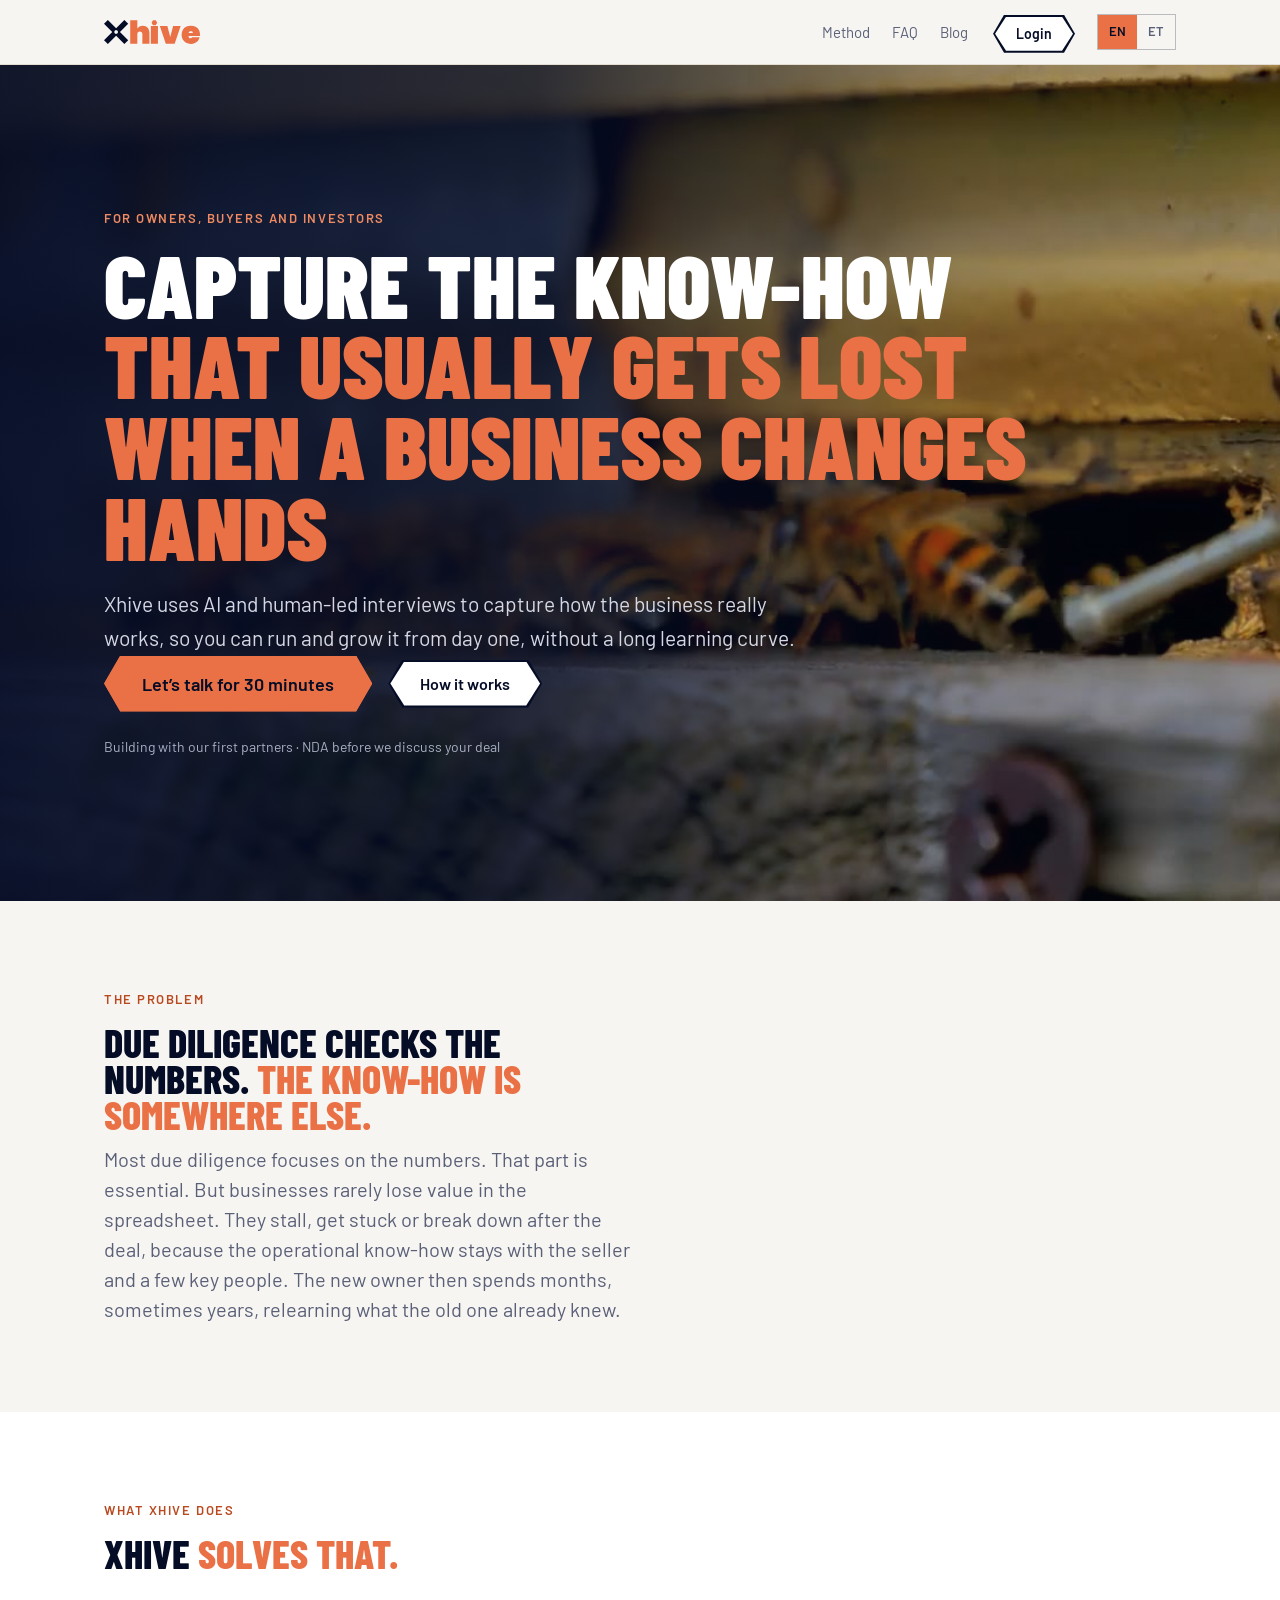
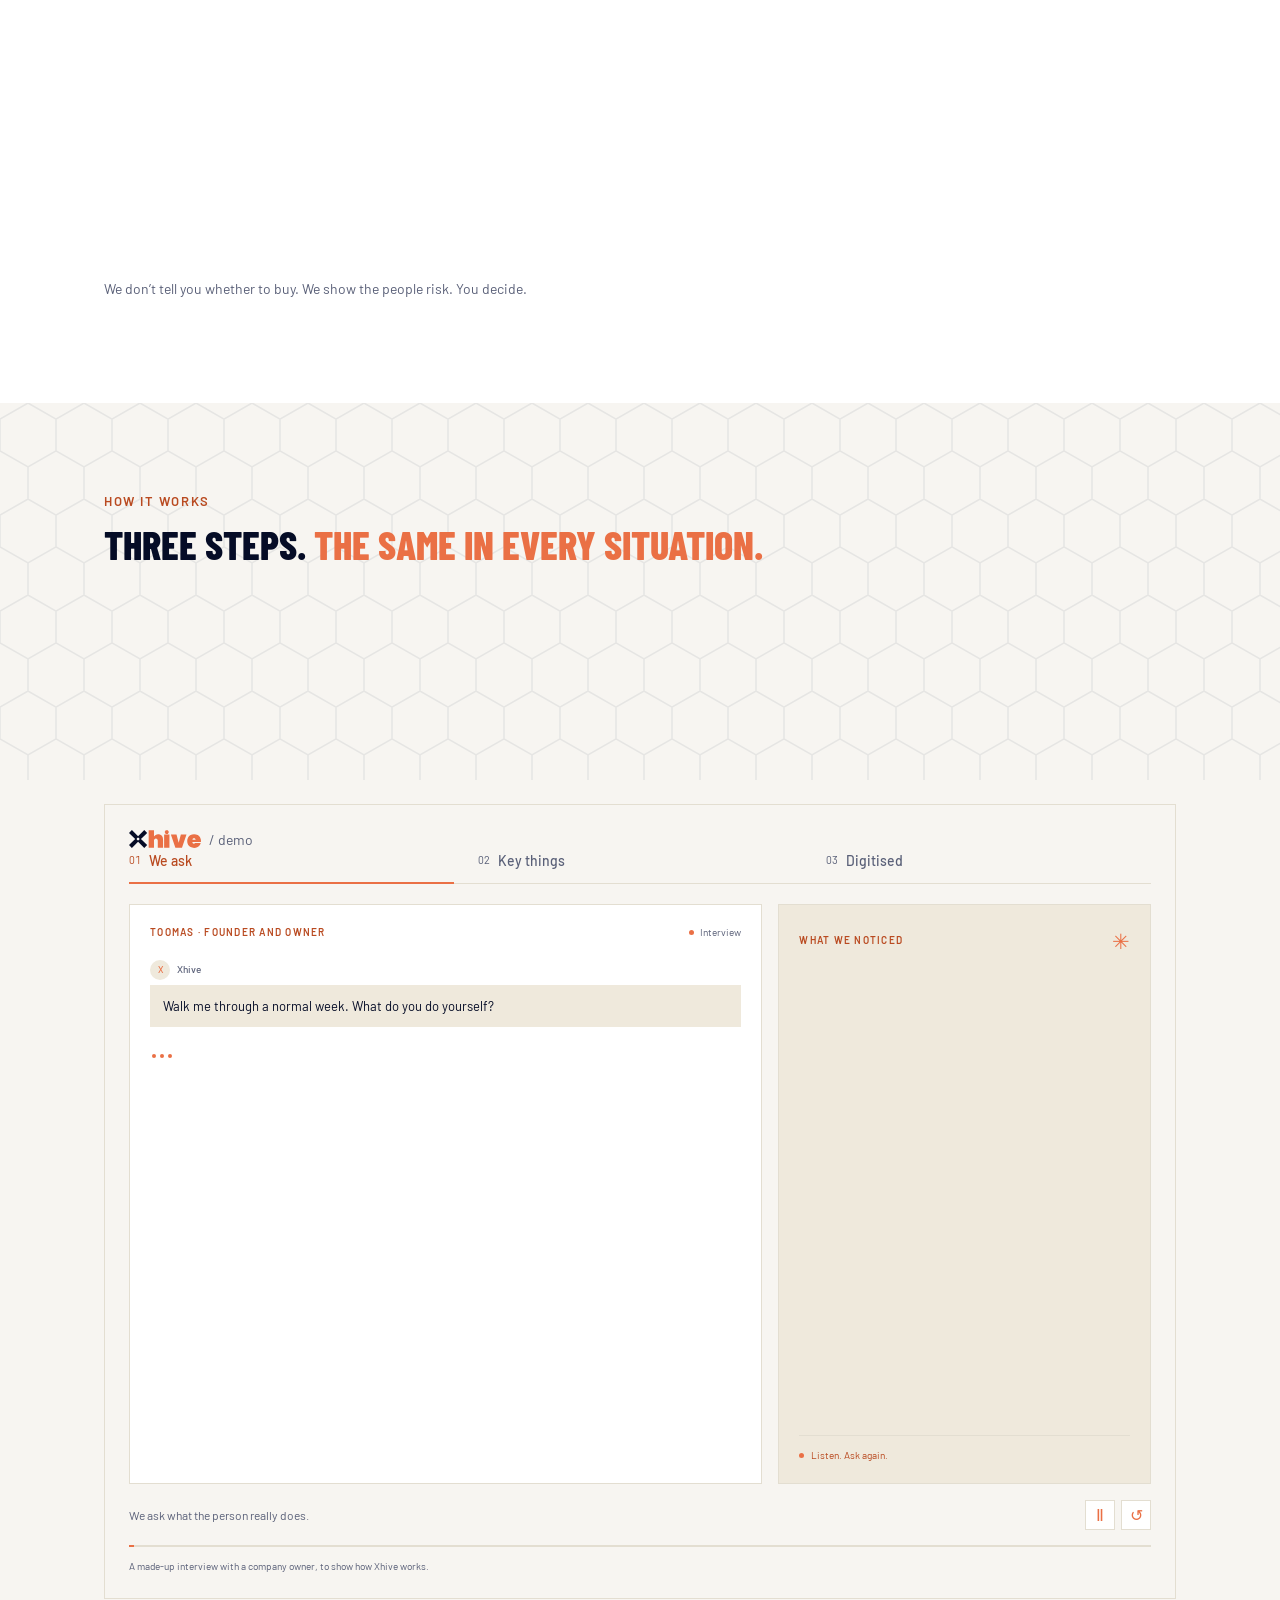
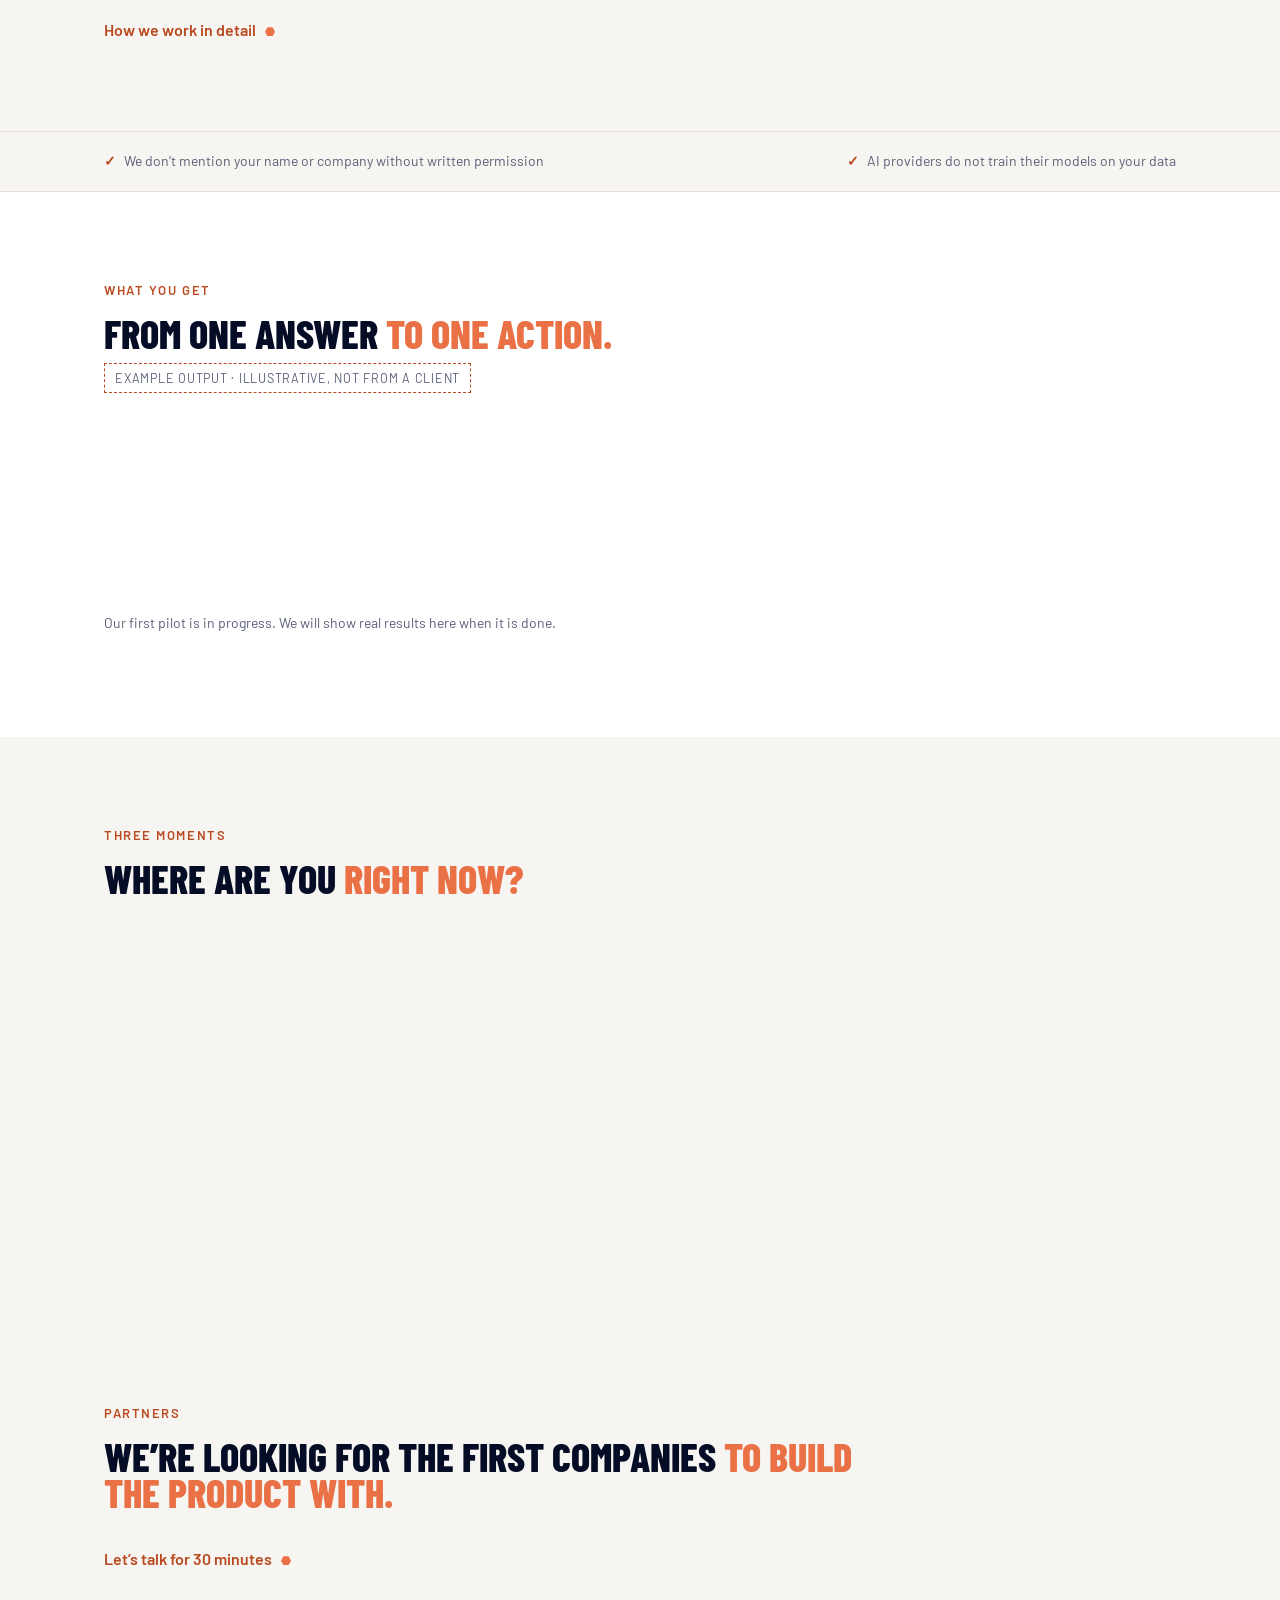
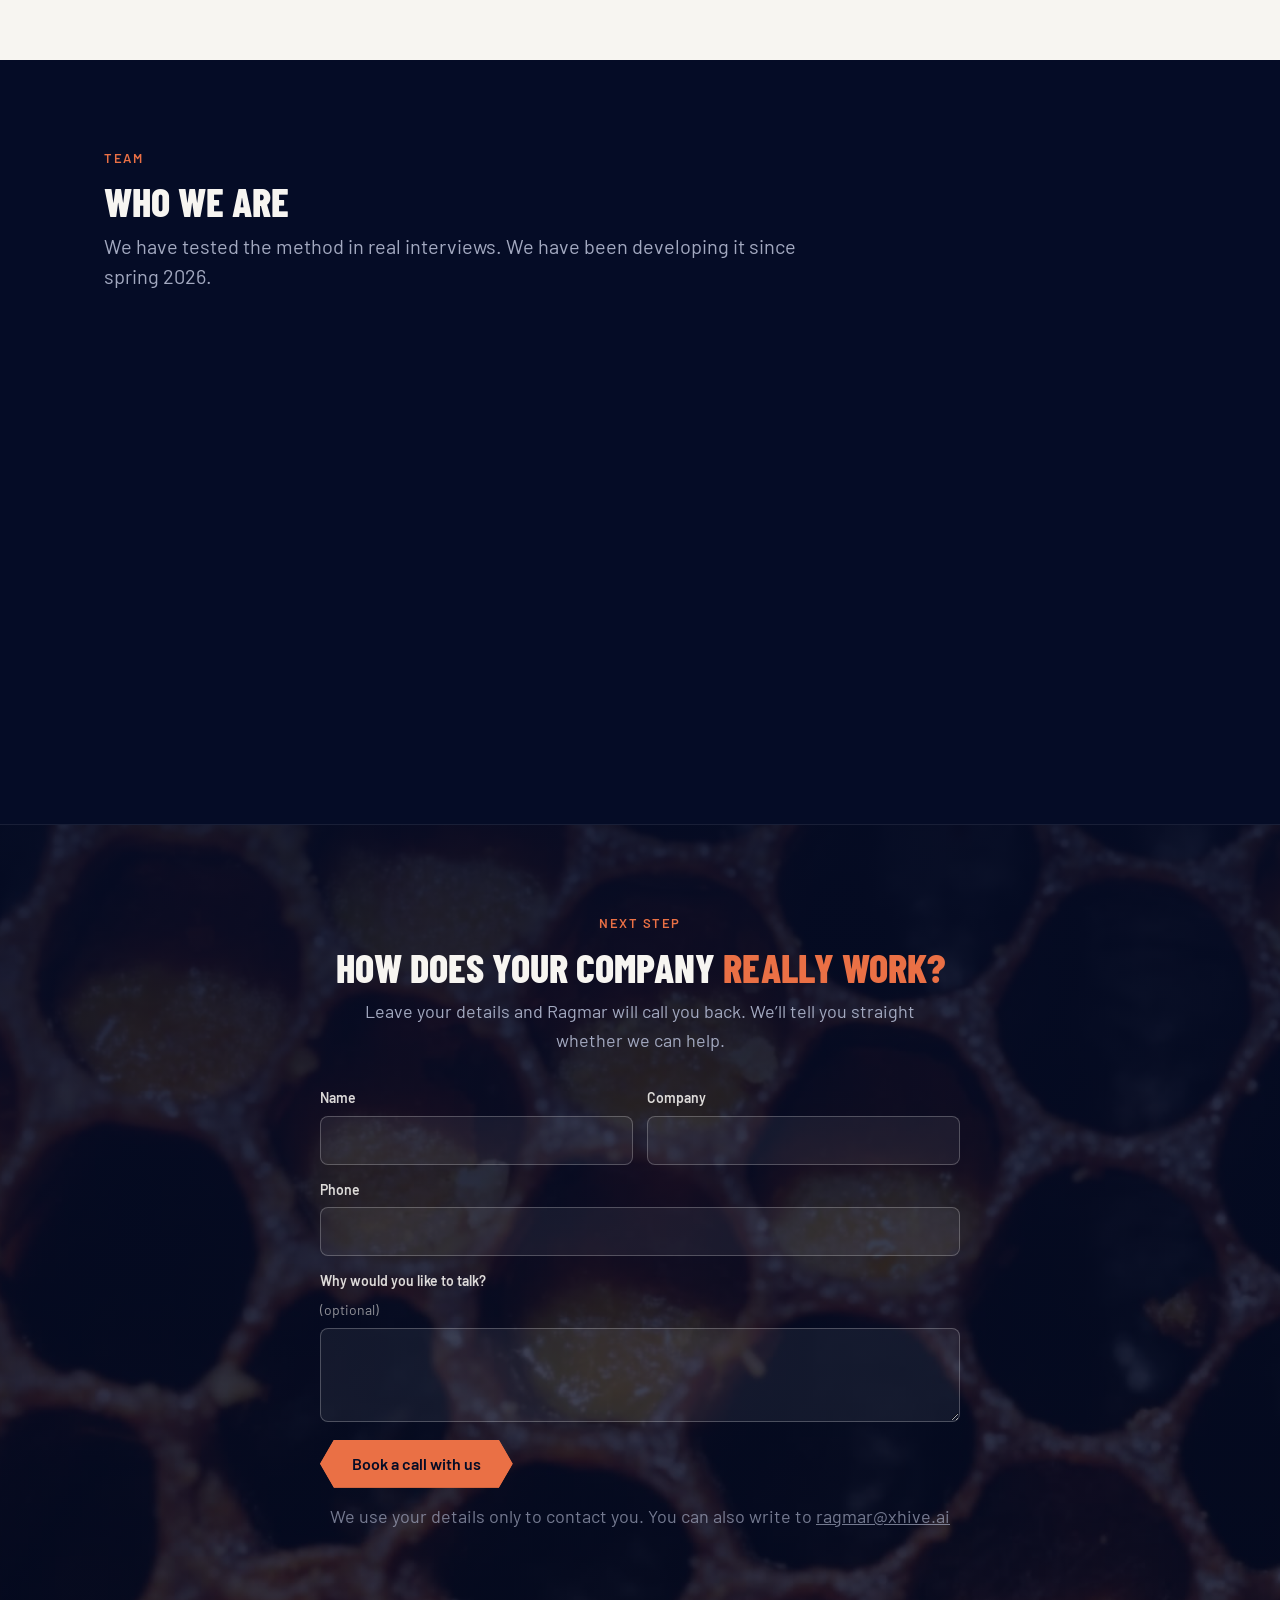
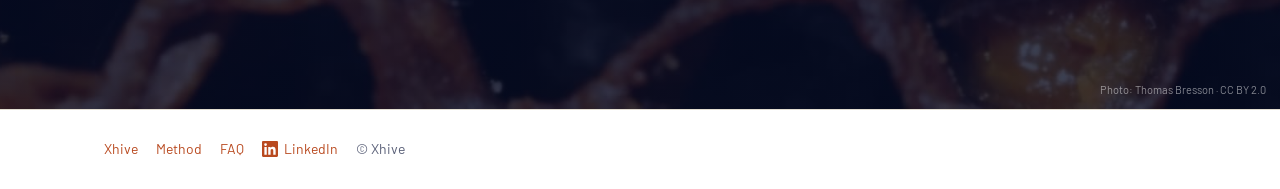
<file: index.html>
<!doctype html>
<html lang='en' class='en'>
<head>
<meta charset='utf-8'>
<meta name='viewport' content='width=device-width,initial-scale=1'>
<title>Xhive – AI interviews for M&amp;A due diligence</title>
<link rel='icon' type='image/svg+xml' href='brand/xhive-mark.svg'>
<link rel='apple-touch-icon' href='brand/xhive-app-icon.png'>
<link rel='preload' as='font' type='font/woff2' href='fonts/BarlowCondensed-Black.woff2' crossorigin>
<link rel='preload' as='font' type='font/woff2' href='fonts/BarlowCondensed-SemiBold.woff2' crossorigin>
<link rel='preload' as='font' type='font/woff2' href='fonts/Barlow-Regular.woff2' crossorigin>
<link rel='canonical' href='https://xhive.ai/'>
<link rel='alternate' hreflang='en' href='https://xhive.ai/'>
<link rel='alternate' hreflang='et' href='https://xhive.ai/et/'>
<link rel='alternate' hreflang='x-default' href='https://xhive.ai/'>

<meta name='description' content='AI and human-led interviews for M&amp;A due diligence. See who the business depends on before and after the deal.'>
<script type='application/ld+json'>{"@context": "https://schema.org", "@type": "Organization", "name": "Xhive", "url": "https://xhive.ai/", "logo": "https://xhive.ai/brand/xhive-app-icon.png", "sameAs": ["https://www.linkedin.com/company/xhive-ai/"]}</script>
<link rel='stylesheet' href='style.css'>
<link rel='stylesheet' href='demo.css'>
<link rel='stylesheet' href='extra.css'>
</head>
<body>
<header><div class='wrap'><a class='logo' href='#/'><img src='brand/xhive-logo.svg' alt='Xhive'></a>
<div class='right'><nav>
<a href='#/meetod' data-v='meetod'>Method</a><a href='#/kkk' data-v='kkk'>FAQ</a><a href='blog/'>Blog</a>
<a class='xh-btn xh-btn--outline xh-btn--sm' href='https://app.xhive.ai/'>Login</a>
</nav><div class='lang'><a class='on' href='./' aria-current='true'>EN</a><a href='et/'>ET</a></div></div></div>
<div class='mnav'><a href='#/meetod' data-v='meetod'>Method</a><a href='#/kkk' data-v='kkk'>FAQ</a><a href='blog/'>Blog</a><a class='mlogin' href='https://app.xhive.ai/'>Login</a></div></header>
<main id='app'>
<div class='view' data-v='home'>
<div class='hero2 bgx xh-on-dark'><video class='bgv' autoplay muted loop playsinline preload='auto' poster='media/bg-bees2.jpg' aria-hidden='true'><source src='media/bg-bees2.mp4' type='video/mp4'></video><div class='wrap'>
<div>
<div class='eyebrow'>For owners, buyers and investors</div>
<h1>Capture the know-how<br><em>that usually gets lost when a business changes hands</em></h1>
<p class='lead2'>Xhive uses AI and human-led interviews to capture how the business really works, so you can run and grow it from day one, without a long learning curve.</p>
<div class='cta'><a class='xh-btn xh-btn--primary xh-btn--lg' href='#contact'>Let’s talk for 30 minutes<span class='xh-btn__x' aria-hidden='true'></span></a><a class='xh-btn xh-btn--outline' href='#how'>How it works</a></div>
<div class='meta'>Building with our first partners · NDA before we discuss your deal</div>
</div>
</div></div>
<section id='problem'><div class='wrap prob'>
<div><div class='eyebrow'>The problem</div>
<h2>Due diligence checks the numbers. <em>The know-how is somewhere else.</em></h2>
<p class='lead'>Most due diligence focuses on the numbers. That part is essential. But businesses rarely lose value in the spreadsheet. They stall, get stuck or break down after the deal, because the operational know-how stays with the seller and a few key people. The new owner then spends months, sometimes years, relearning what the old one already knew.</p></div>
<figure class='pq reveal'><blockquote class='quote'>“Mostly I decide. I know what each of them accepted in the past.”</blockquote><figcaption>Sales lead, example interview</figcaption></figure>
</div></section>

<section id='solves' class='bg'><div class='wrap'>
<div class='eyebrow'>What Xhive does</div>
<h2>Xhive <em>solves that.</em></h2>
<div class='grid g3 reveal stg' style='margin-top:28px'>
<div class='card'><span class='num'>01</span><h3>See who the business really depends on</h3><p>Before you sign. The key people and what only they know.</p><p class='gain'>In the deal: who to keep.</p></div>
<div class='card'><span class='num'>02</span><h3>Capture how decisions actually get made</h3><p>Written down while the seller is still there.</p><p class='gain'>In the deal: how long the seller stays and what they hand over.</p></div>
<div class='card'><span class='num'>03</span><h3>Take over without relearning the business</h3><p>The knowledge stays in the company after the seller leaves.</p><p class='gain'>In the deal: handover terms based on what we found.</p></div>
</div>
<p class='note'>We don’t tell you whether to buy. We show the people risk. You decide.</p>
</div></section>

<section id='how'><div class='wrap'>
<div class='eyebrow'>How it works</div>
<h2>Three steps. <em>The same in every situation.</em></h2>
<div class='grid g3 steps reveal stg' style='margin-top:28px'>
<div class='card'><span class='num'>01</span><h3>Interview</h3><p>People tell us how the work really runs.</p></div>
<div class='card'><span class='num'>02</span><h3>Check</h3><p>We compare the answers with each other and with documents.</p></div>
<div class='card'><span class='num'>03</span><h3>Report</h3><p>You see where the risk is and what to do about it.</p></div>
</div>
</div></section>
<section id='demo' class='demo-after'><div class='wrap'>
<div id="xhive-demo" data-lang="en" lang="en">
  <div class="pd-top"><span class="pd-brand"><img src="brand/xhive-logo.svg" alt="Xhive" class="pd-logo"><span class="pd-muted">/ company memory</span></span></div>
  <div class="pd-steps" aria-label="Process stages"><button type="button" data-stage="0" aria-pressed="true"><span>01</span><b>We ask</b></button><button type="button" data-stage="1" aria-pressed="false"><span>02</span><b>What it reveals</b></button><button type="button" data-stage="2" aria-pressed="false"><span>03</span><b>What could change</b></button></div>
  <div class="pd-workspace">
    <div class="pd-main"><div class="pd-scene-head"><span class="pd-eyebrow" data-label="eyebrow"></span><span class="pd-status"><span class="pd-dot"></span><span data-label="status"></span></span></div><div class="pd-scene" aria-live="off"></div></div>
    <aside class="pd-aside"><div class="pd-aside-head"><span class="pd-eyebrow" data-label="asideTitle"></span><span class="pd-spark">✳</span></div><div class="pd-insights"></div><div class="pd-aside-bottom"><span class="pd-dot"></span><span data-label="asideBottom"></span></div></aside>
  </div>
  <div class="pd-bottom"><div class="pd-caption" aria-live="polite" data-label="caption"></div><div class="pd-controls"><button type="button" class="pd-pause" aria-label="Pause">Ⅱ</button><button type="button" class="pd-replay" aria-label="Replay">↺</button></div></div>
  <div class="pd-track" aria-hidden="true"><div></div></div>
  <div class="pd-disclaimer" data-label="disclaimer"></div>
</div>
<a class='xh-link' href='#/meetod'>How we work in detail</a>
</div></section>
<div class='trust'><div class='wrap'>
<span class='it'>We don’t mention your name or company without written permission</span>
<span class='it'>AI providers do not train their models on your data</span>
</div></div>

<section id='result' class='bg'><div class='wrap'>
<div class='eyebrow'>What you get</div>
<h2>From one answer <em>to one action.</em></h2>
<div class='sample-tag'>Example output · illustrative, not from a client</div>
<div class='chain reveal stg'>
<div class='card'><span class='num'>What we heard</span><p>“Mostly I decide. I know what each of them accepted in the past.” Sales lead</p></div>
<div class='card'><span class='num'>What it means</span><p>One person holds the pricing rules for the five largest customers. Nothing is written down.</p></div>
<div class='card'><span class='num'>Risk for the buyer</span><p>If the sales lead leaves, the pricing for the largest customers leaves too.</p></div>
<div class='card'><span class='num'>What to do</span><p>Write the rules down now. Keep the sales lead through the handover.</p></div>
</div>
<p class='note'>Our first pilot is in progress. We will show real results here when it is done.</p>
</div></section>

<section id='entry'><div class='wrap'>
<div class='eyebrow'>Three moments</div>
<h2>Where are you <em>right now?</em></h2>
<div class='grid g3 reveal stg' style='margin-top:28px'>
<div class='card'><span class='num'>01</span><h3>Before you sign</h3><p>We talk to the owner and a few managers. Confidentially, under an NDA.</p><p class='gain'>You know who the business depends on before you sign.</p><details class='more'><summary>Read more</summary><dl><dt>The risk</dt><dd>You buy a business whose know-how sits in one or two heads. Often you find out only after closing.</dd><dt>What we do</dt><dd>We interview the owner and a few managers and compare what they say with the documents in the data room.</dd><dt>What you get</dt><dd>A list of key people and what only they know. What to put in the agreement: who to keep, how long the seller stays.</dd></dl></details></div>
<div class='card'><span class='num'>02</span><h3>The first 100 days</h3><p>We talk to the whole key team while the seller is still there.</p><p class='gain'>The seller’s knowledge is written down before they leave.</p><details class='more'><summary>Read more</summary><dl><dt>The risk</dt><dd>The seller leaves before the knowledge is handed over. Decisions slow down and customers notice.</dd><dt>What we do</dt><dd>We interview the whole key team while the seller is still in the company.</dd><dt>What you get</dt><dd>The seller’s knowledge written down, a handover plan with an owner for each item, and tasks that can be automated.</dd></dl></details></div>
<div class='card'><span class='num'>03</span><h3>Before a sale</h3><p>The seller shows the buyer that the business doesn’t depend only on them.</p><p class='gain'>You show it with a document, not just words.</p><details class='more'><summary>Read more</summary><dl><dt>The risk</dt><dd>A buyer sees a business that depends on its owner as a risk.</dd><dt>What we do</dt><dd>We interview the owner and the key team before you go to market.</dd><dt>What you get</dt><dd>A document that shows the buyer how the business runs without you.</dd></dl></details></div>
</div>
</div></section>

<section id='pilot'><div class='wrap'>
<div class='eyebrow'>Partners</div>
<h2>We’re looking for the first companies <em>to build the product with.</em></h2>
<a class='xh-link' href='#contact'>Let’s talk for 30 minutes</a>
</div></section>

<section id='team'><div class='wrap'>
<div class='eyebrow'>Team</div>
<h2>Who we are</h2>
<p class='lead'>We have tested the method in real interviews. We have been developing it since spring 2026.</p>
<div class='team reveal stg'>
<div><img src='team/ragmar.jpg?v=3' alt='Ragmar Saksing' loading='lazy'><h3><a href='mailto:ragmar@xhive.ai'>Ragmar Saksing</a></h3><div class='role'>CEO</div><p>20+ years in technology. Serial entrepreneur with CTO experience.</p></div>
<div><img src='team/indrek.jpg?v=3' alt='Indrek Põldvee' loading='lazy'><h3><a href='mailto:indrek@xhive.ai'>Indrek Põldvee</a></h3><div class='role'>B2B sales and growth</div><p>B2B sales and lead generation on LinkedIn. Works on M&amp;A deals and investments.</p></div>
<div><img src='team/anton.jpg?v=3' alt='Anton Keks' loading='lazy'><h3><a href='mailto:anton@xhive.ai'>Anton Keks</a></h3><div class='role'>Tech lead</div><p>Co-founder of a software company. Author of Angry IP Scanner. University lecturer.</p></div>
</div>
</div></section>

<section id='contact' class='final xh-on-dark combbg'><a class='credit' href='https://commons.wikimedia.org/wiki/File:ComputerHotline_-_Alveoles_pleines_de_pollen_(by).jpg' rel='nofollow noopener' target='_blank'>Photo: Thomas Bresson · CC BY 2.0</a><div class='wrap'>
<div class='eyebrow'>Next step</div>
<h2>How does your company <em>really work?</em></h2>
<p>Leave your details and Ragmar will call you back. We’ll tell you straight whether we can help.</p>
<form class='xf' action='mailto:ragmar@xhive.ai' method='POST' data-mailto='ragmar@xhive.ai'>
<input type='hidden' name='_subject' value='Xhive: call request'>
<input type='text' name='_gotcha' class='xf-hp' tabindex='-1' autocomplete='off' aria-hidden='true'>
<div class='xf-row'><label>Name<input name='name' required autocomplete='name'></label><label>Company<input name='company' required autocomplete='organization'></label></div>
<label>Phone<input type='tel' name='phone' required autocomplete='tel'></label>
<label>Why would you like to talk? <span>(optional)</span><textarea name='message' rows='3' maxlength='600'></textarea></label>
<button class='xh-btn xh-btn--primary' type='submit'>Book a call with us<span class='xh-btn__x' aria-hidden='true'></span></button>
<p class='xf-note'>We use your details only to contact you. You can also write to <a href='mailto:ragmar@xhive.ai'>ragmar@xhive.ai</a></p>
</form>
</div></section>


</div>
<div class='view' data-v='meetod' hidden>
<div class='phero'><div class='wrap'><div class='eyebrow'>Method</div><h1>How it works</h1><p>The same process in all three situations: before a purchase, after a purchase and before a sale.</p></div></div>
<section><div class='wrap'>
<div class='eyebrow'>Three steps</div>
<h2>Interview, check, <em>report.</em></h2>
<div class='grid g3 steps reveal stg' style='margin-top:28px'>
<div class='card'><span class='num'>01</span><h3>Interview</h3><p>We talk to the owner, managers and specialists. We ask how the work really runs and who knows what.</p></div>
<div class='card'><span class='num'>02</span><h3>Check</h3><p>We compare the answers with each other and with existing documents. If two people describe the same thing differently, we ask again.</p></div>
<div class='card'><span class='num'>03</span><h3>Report</h3><p>We write down where the knowledge sits. Each topic gets one of three marks: write down now, automate or in place.</p></div>
</div>
</div></section>
<section class='bg'><div class='wrap split'>
<div>
<div class='eyebrow'>Inside an interview</div>
<h2>Each question comes from the last answer.</h2>
<p class='lead'>The person we talk to does not need to install or learn anything. Our team reviews every finding.</p>
</div>
<div class='chat reveal'>
<div class='msg q'><span class='who'>Interviewer</span>How are discounts decided for your five largest customers?</div>
<div class='msg aa'><span class='who'>Sales lead</span>Mostly I decide. I know what each of them accepted in the past.</div>
<div class='msg q'><span class='who'>Interviewer</span>Where is that history written down?</div>
<div class='msg aa'><span class='who'>Sales lead</span>Nowhere, really. Some of it is in old emails.</div>
<div class='msg flag'>⚑ Write down now: one person holds the pricing rules. Next we ask the finance lead.</div>
</div>
</div></section>
<section><div class='wrap' style='max-width:820px'>
<div class='eyebrow'>What you get</div>
<h2>The knowledge is written down and <em>stays in the company.</em></h2>
<ul class='dots'>
<li>A knowledge map: who knows what and where it is written down.</li>
<li>A list of topics worth writing down now.</li>
<li>Repetitive tasks that can be automated.</li>
<li>An action plan: each item with an action and an owner.</li>
</ul>
<p class='note'>Written-down knowledge also helps when someone new joins.</p>
<a class='xh-link' href='#contact'>Let’s talk for 30 minutes</a>
</div></section>
</div>
<div class='view' data-v='kkk' hidden>
<div class='phero'><div class='wrap'><div class='eyebrow'>FAQ</div><h1>Questions and data</h1><p>What happens to your data, and answers to common questions.</p></div></div>
<section id='security' class='bg'><div class='wrap'>
<div class='eyebrow'>Security and data</div>
<h2>What happens to your data</h2>
<p class='lead'>Some of this is done, some we are still building. The status column says which.</p>
<table class='reveal'>
<tr><th>Topic</th><th>Our approach</th><th>Status</th></tr>
<tr><td>Data separation</td><td><span class='tl'>Our approach</span>Each company’s data is kept separate. Only authorised people have access.</td><td><span class='tl'>Status</span><span class='tag t-pilot'>In progress</span></td></tr>
<tr><td>AI training</td><td><span class='tl'>Our approach</span>Third-party models are not trained on your data.</td><td><span class='tl'>Status</span><span class='tag t-now'>Policy</span></td></tr>
<tr><td>Hosting</td><td><span class='tl'>Our approach</span>EU hosting, portable to another provider.</td><td><span class='tl'>Status</span><span class='tag t-plan'>Planned</span></td></tr>
<tr><td>AI models</td><td><span class='tl'>Our approach</span>We can switch language models. We don’t depend on one provider.</td><td><span class='tl'>Status</span><span class='tag t-plan'>Planned</span></td></tr>
<tr><td>Traceability</td><td><span class='tl'>Our approach</span>Every finding links to its source and review status.</td><td><span class='tl'>Status</span><span class='tag t-pilot'>In progress</span></td></tr>
<tr><td>Human review</td><td><span class='tl'>Our approach</span>People validate findings. The system does not make decisions.</td><td><span class='tl'>Status</span><span class='tag t-now'>In place</span></td></tr>
<tr><td>GDPR</td><td><span class='tl'>Our approach</span>Lawful basis and agreements with suppliers.</td><td><span class='tl'>Status</span><span class='tag t-pilot'>In progress</span></td></tr>
<tr><td>EU AI Act</td><td><span class='tl'>Our approach</span>Intended use and user roles documented. Obligations reviewed with legal counsel.</td><td><span class='tl'>Status</span><span class='tag t-pilot'>In progress</span></td></tr>
<tr><td>Cross-company insights</td><td><span class='tl'>Our approach</span>We compare across companies only with anonymised data and only with your permission. We first check that no one can be identified.</td><td><span class='tl'>Status</span><span class='tag t-plan'>Planned</span></td></tr>
</table>
<p class='note'>We do not currently hold ISO 27001 or SOC 2 certification.</p>
</div></section>
<section><div class='wrap' style='max-width:820px'>
<div class='eyebrow'>FAQ</div>
<h2>Frequently asked questions</h2>
<details><summary>I was invited to an interview. What is it?</summary><p>Good. We want to hear how your work really runs. What you know gets written down, so repetitive work gets simpler. That gives you more time for the work you actually enjoy.</p></details>
<details><summary>Does Xhive tell us whether to buy?</summary><p>No. We show how the work really runs and where the knowledge sits. The decision is yours.</p></details>
<details><summary>Who do you talk to?</summary><p>The owner, managers and specialists. Who and when is agreed before we start.</p></details>
<details><summary>What do employees get out of it?</summary><p>Their knowledge is written down and repetitive work gets simpler. That gives them more time for the work they actually enjoy.</p></details>
<details><summary>We have documents and a data room. Isn’t that enough?</summary><p>Documents show what is written down. We add what people know but nobody has written down yet. We use the documents as input.</p></details>
<details><summary>Why are the interviews not anonymous?</summary><p>The map has to show who to ask about what. People know why we talk to them before we start. Only the people named in the agreement see names.</p></details>
<details><summary>Who can see the interviews?</summary><p>Only the people agreed before we start. Each company’s data is kept separate.</p></details>
<details><summary>What happens to the result?</summary><p>The map and the written-down knowledge stay with the company.</p></details>
<details><summary>Will anyone learn that we are looking at a deal?</summary><p>We don’t mention your name or your deal without written permission. We sign a confidentiality agreement before we discuss the deal.</p></details>
<details><summary>Does the AI make decisions?</summary><p>No. Our team reviews the findings, you make the decisions.</p></details>
<details><summary>Where is our data stored?</summary><p>We plan to host in the EU. The exact provider and location go into the agreement.</p></details>
<details><summary>Is our data used to train AI?</summary><p>No. Third-party models are not trained on your data.</p></details>
<details><summary>Are you certified?</summary><p>Not yet. We are a young company. The table above shows what is done and what is in progress.</p></details>
</div></section>
</div>
</main>
<footer><div class='wrap'><a href='#/'>Xhive</a><a href='#/meetod' data-f='meetod'>Method</a><a href='#/kkk' data-f='kkk'>FAQ</a><a href='https://www.linkedin.com/company/xhive-ai/' target='_blank' rel='noopener' aria-label='Xhive on LinkedIn'><svg width='16' height='16' viewBox='0 0 24 24' fill='currentColor' aria-hidden='true' style='vertical-align:-3px;margin-right:6px'><path d='M20.45 20.45h-3.56v-5.57c0-1.33-.02-3.04-1.85-3.04-1.85 0-2.14 1.45-2.14 2.94v5.67H9.35V9h3.41v1.56h.05c.48-.9 1.64-1.850 3.37-1.85 3.6 0 4.27 2.37 4.27 5.46v6.28zM5.34 7.43a2.06 2.06 0 1 1 0-4.13 2.06 2.06 0 0 1 0 4.13zM7.12 20.45H3.56V9h3.56v11.45zM22.22 0H1.77C.79 0 0 .77 0 1.73v20.54C0 23.23.79 24 1.77 24h20.45c.98 0 1.78-.77 1.78-1.73V1.73C24 .77 23.2 0 22.22 0z'/></svg>LinkedIn</a>© Xhive</div></footer>

<script src='site.js'></script>
<script src="demo-v4.js"></script>
</body>
</html>
</file>
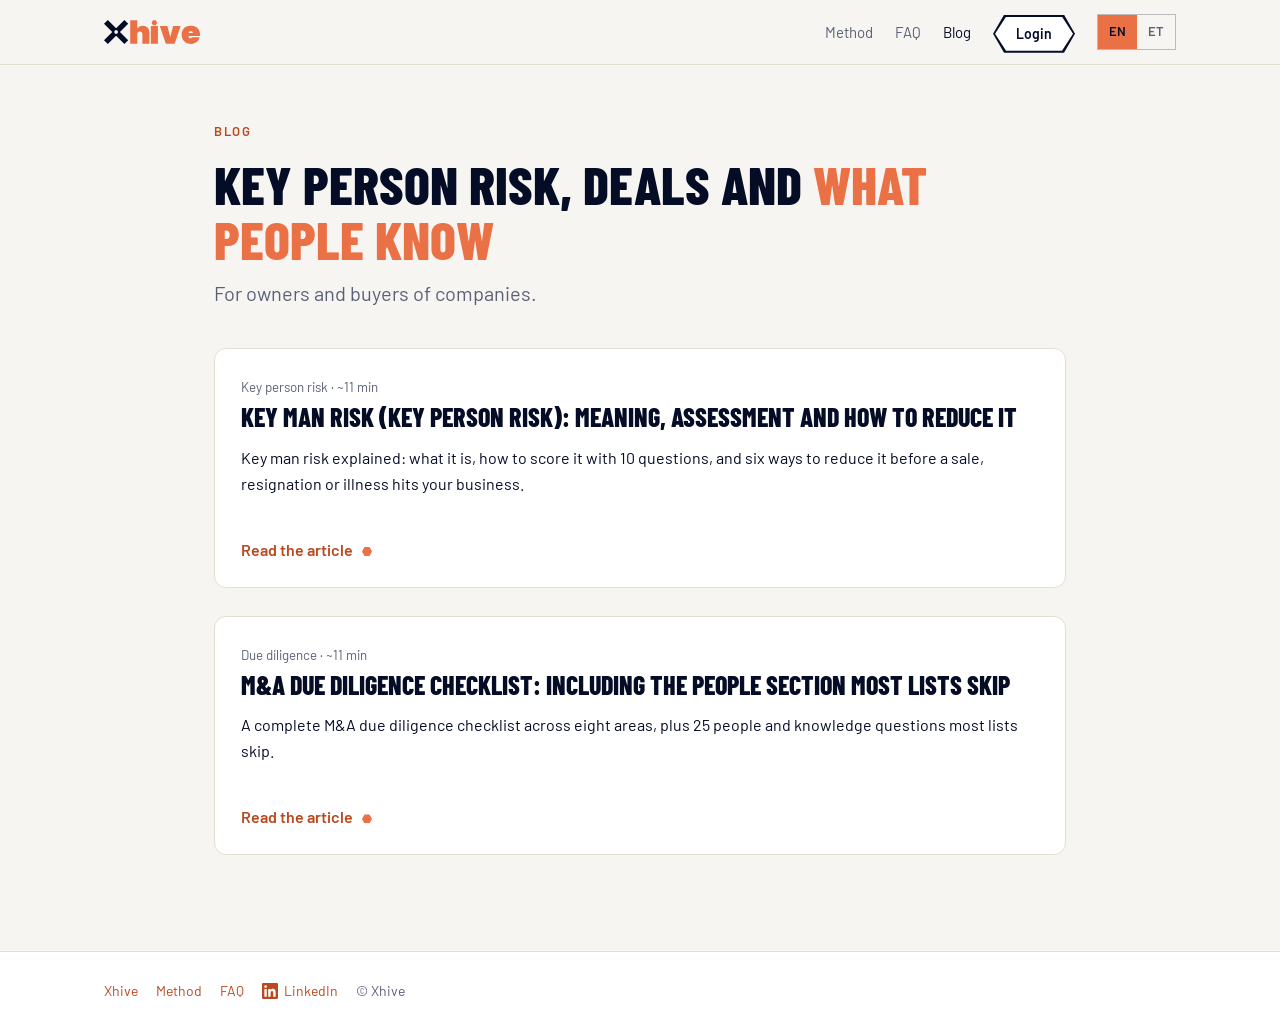
<file: blog/index.html>
<!doctype html>
<html lang='en' class='en'>
<head>
<meta charset='utf-8'>
<meta name='viewport' content='width=device-width,initial-scale=1'>
<title>Blog – Xhive</title>
<meta name='description' content='Articles on key person risk, due diligence and passing on what key people know.'>
<link rel='canonical' href='https://xhive.ai/blog/'>
<link rel='alternate' hreflang='en' href='https://xhive.ai/blog/'>
<link rel='alternate' hreflang='et' href='https://xhive.ai/et/blogi/'>
<link rel='alternate' hreflang='x-default' href='https://xhive.ai/blog/'>
<link rel='icon' type='image/svg+xml' href='../brand/xhive-mark.svg'>
<link rel='preload' as='font' type='font/woff2' href='../fonts/BarlowCondensed-Black.woff2' crossorigin>
<link rel='stylesheet' href='../style.css'>
<link rel='stylesheet' href='../extra.css'>
<script type='application/ld+json'>{"@context": "https://schema.org", "@type": "Blog", "name": "Xhive blog", "url": "https://xhive.ai/blog/", "publisher": {"@type": "Organization", "name": "Xhive", "url": "https://xhive.ai/"}}</script>
</head>
<body>
<header><div class='wrap'><a class='logo' href='../'><img src='../brand/xhive-logo.svg' alt='Xhive'></a>
<div class='right'><nav><a href='../#/meetod'>Method</a><a href='../#/kkk'>FAQ</a><a href='../blog/' class='cur'>Blog</a><a class='xh-btn xh-btn--outline xh-btn--sm' href='https://app.xhive.ai/'>Login</a></nav><div class='lang'><a class='on' href='../'>EN</a><a href='../et/blogi/'>ET</a></div></div></div></header>
<main>
<section class='blog-list'>
<div class='eyebrow'>Blog</div>
<h1>Key person risk, deals and <em>what people know</em></h1>
<p class='lead'>For owners and buyers of companies.</p>
<a class='blog-card' href='key-person-risk/'><small>Key person risk · ~11 min</small><h2>Key Man Risk (Key Person Risk): Meaning, Assessment and How to Reduce It</h2><p>Key man risk explained: what it is, how to score it with 10 questions, and six ways to reduce it before a sale, resignation or illness hits your business.</p><span class='xh-link'>Read the article</span></a>
<a class='blog-card' href='m-and-a-due-diligence-checklist/'><small>Due diligence · ~11 min</small><h2>M&amp;A Due Diligence Checklist: Including the People Section Most Lists Skip</h2><p>A complete M&amp;A due diligence checklist across eight areas, plus 25 people and knowledge questions most lists skip.</p><span class='xh-link'>Read the article</span></a>
</section>
</main>
<footer><div class='wrap'><a href='../#/'>Xhive</a><a href='../#/meetod' data-f='meetod'>Method</a><a href='../#/kkk' data-f='kkk'>FAQ</a><a href='https://www.linkedin.com/company/xhive-ai/' target='_blank' rel='noopener' aria-label='Xhive on LinkedIn'><svg width='16' height='16' viewBox='0 0 24 24' fill='currentColor' aria-hidden='true' style='vertical-align:-3px;margin-right:6px'><path d='M20.45 20.45h-3.56v-5.57c0-1.33-.02-3.04-1.85-3.04-1.85 0-2.14 1.45-2.14 2.94v5.67H9.35V9h3.41v1.56h.05c.48-.9 1.64-1.850 3.37-1.85 3.6 0 4.27 2.37 4.27 5.46v6.28zM5.34 7.43a2.06 2.06 0 1 1 0-4.13 2.06 2.06 0 0 1 0 4.13zM7.12 20.45H3.56V9h3.56v11.45zM22.22 0H1.77C.79 0 0 .77 0 1.73v20.54C0 23.23.79 24 1.77 24h20.45c.98 0 1.78-.77 1.78-1.73V1.73C24 .77 23.2 0 22.22 0z'/></svg>LinkedIn</a>© Xhive</div></footer>
<script src='../blog.js'></script>
</body>
</html>
</file>
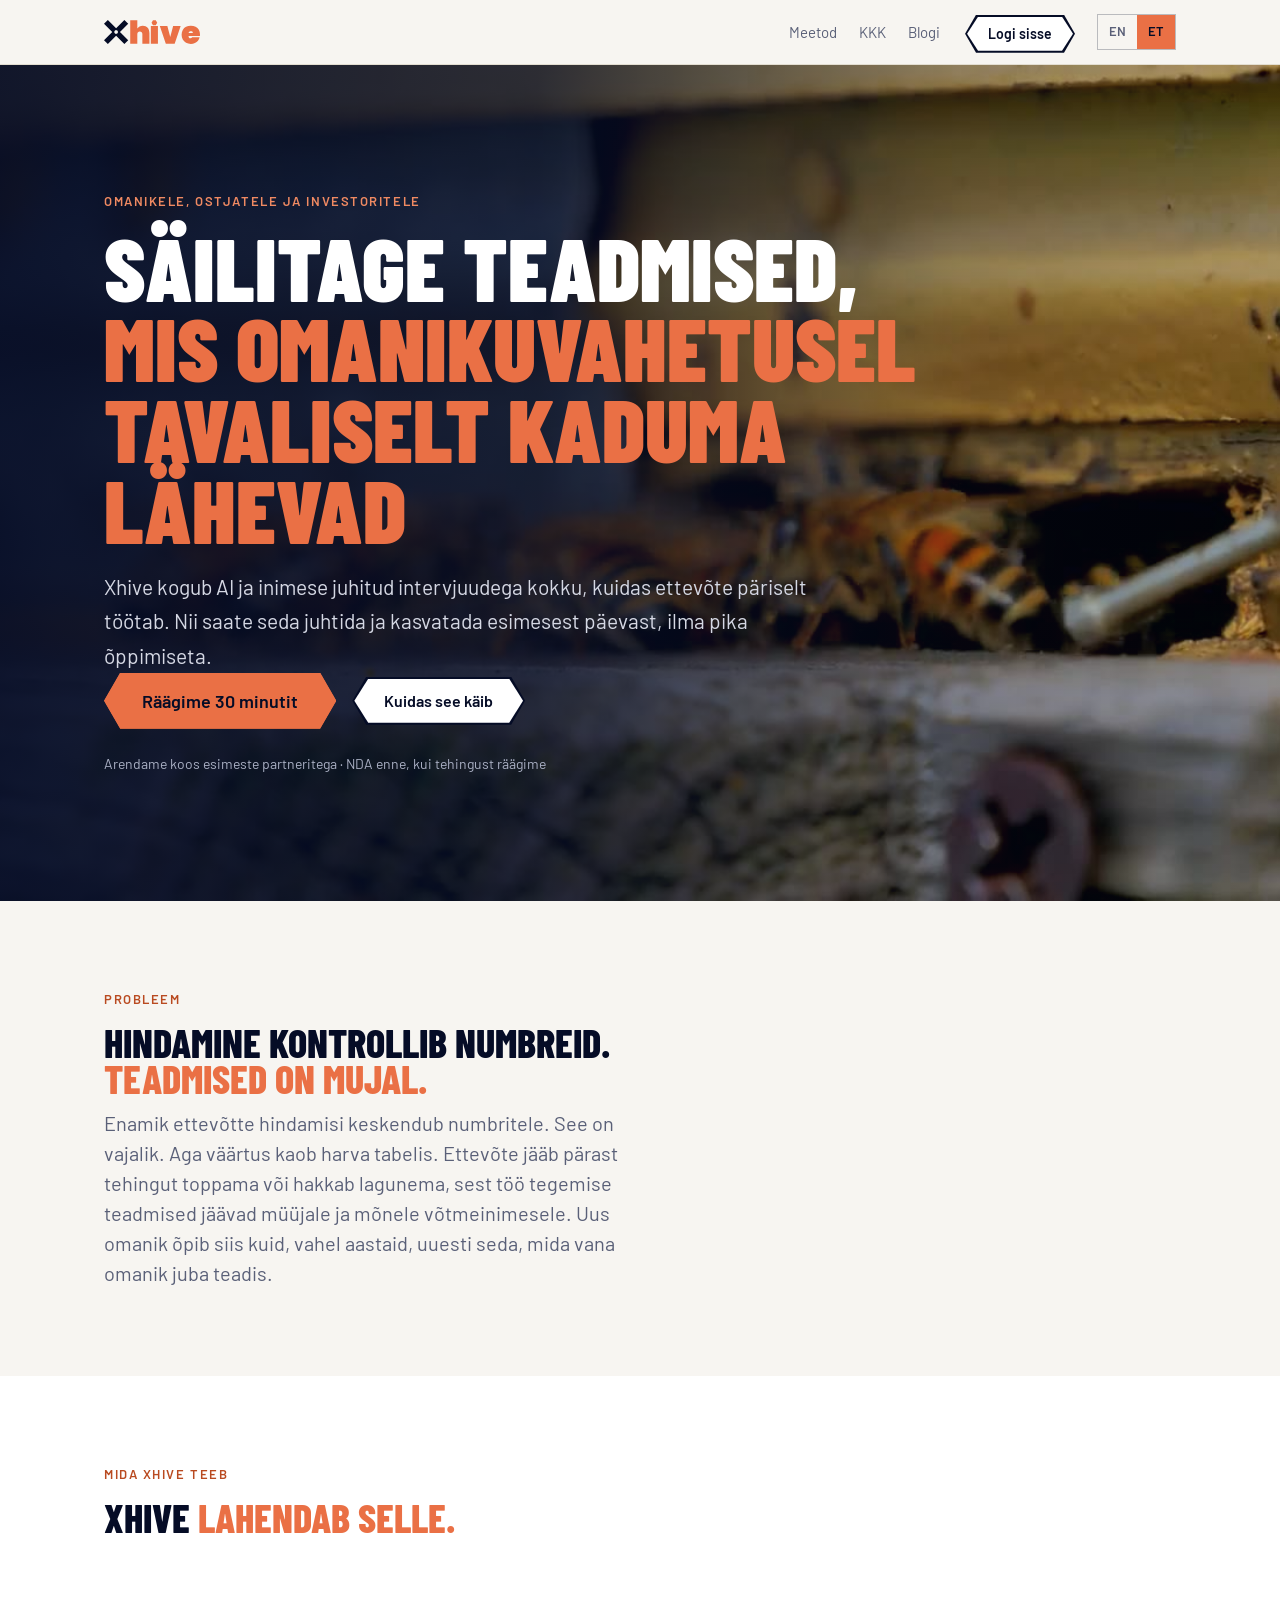
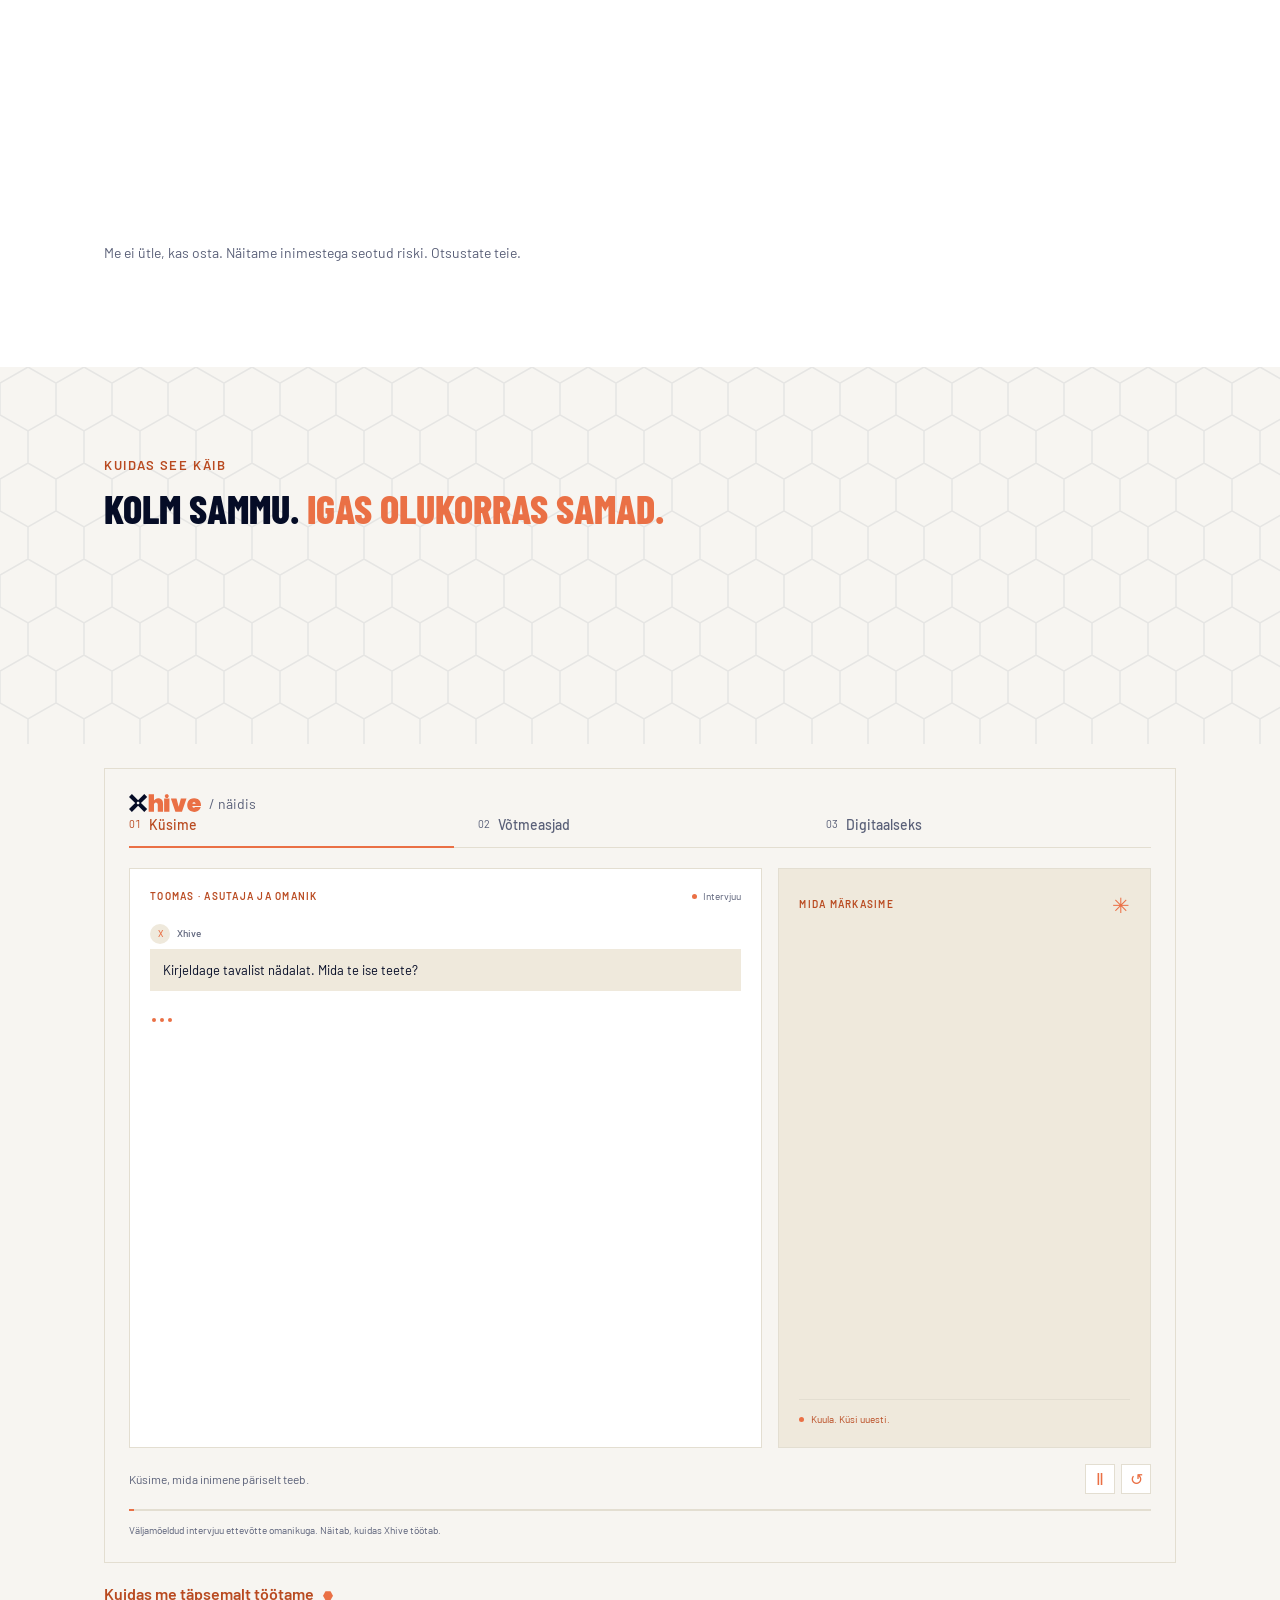
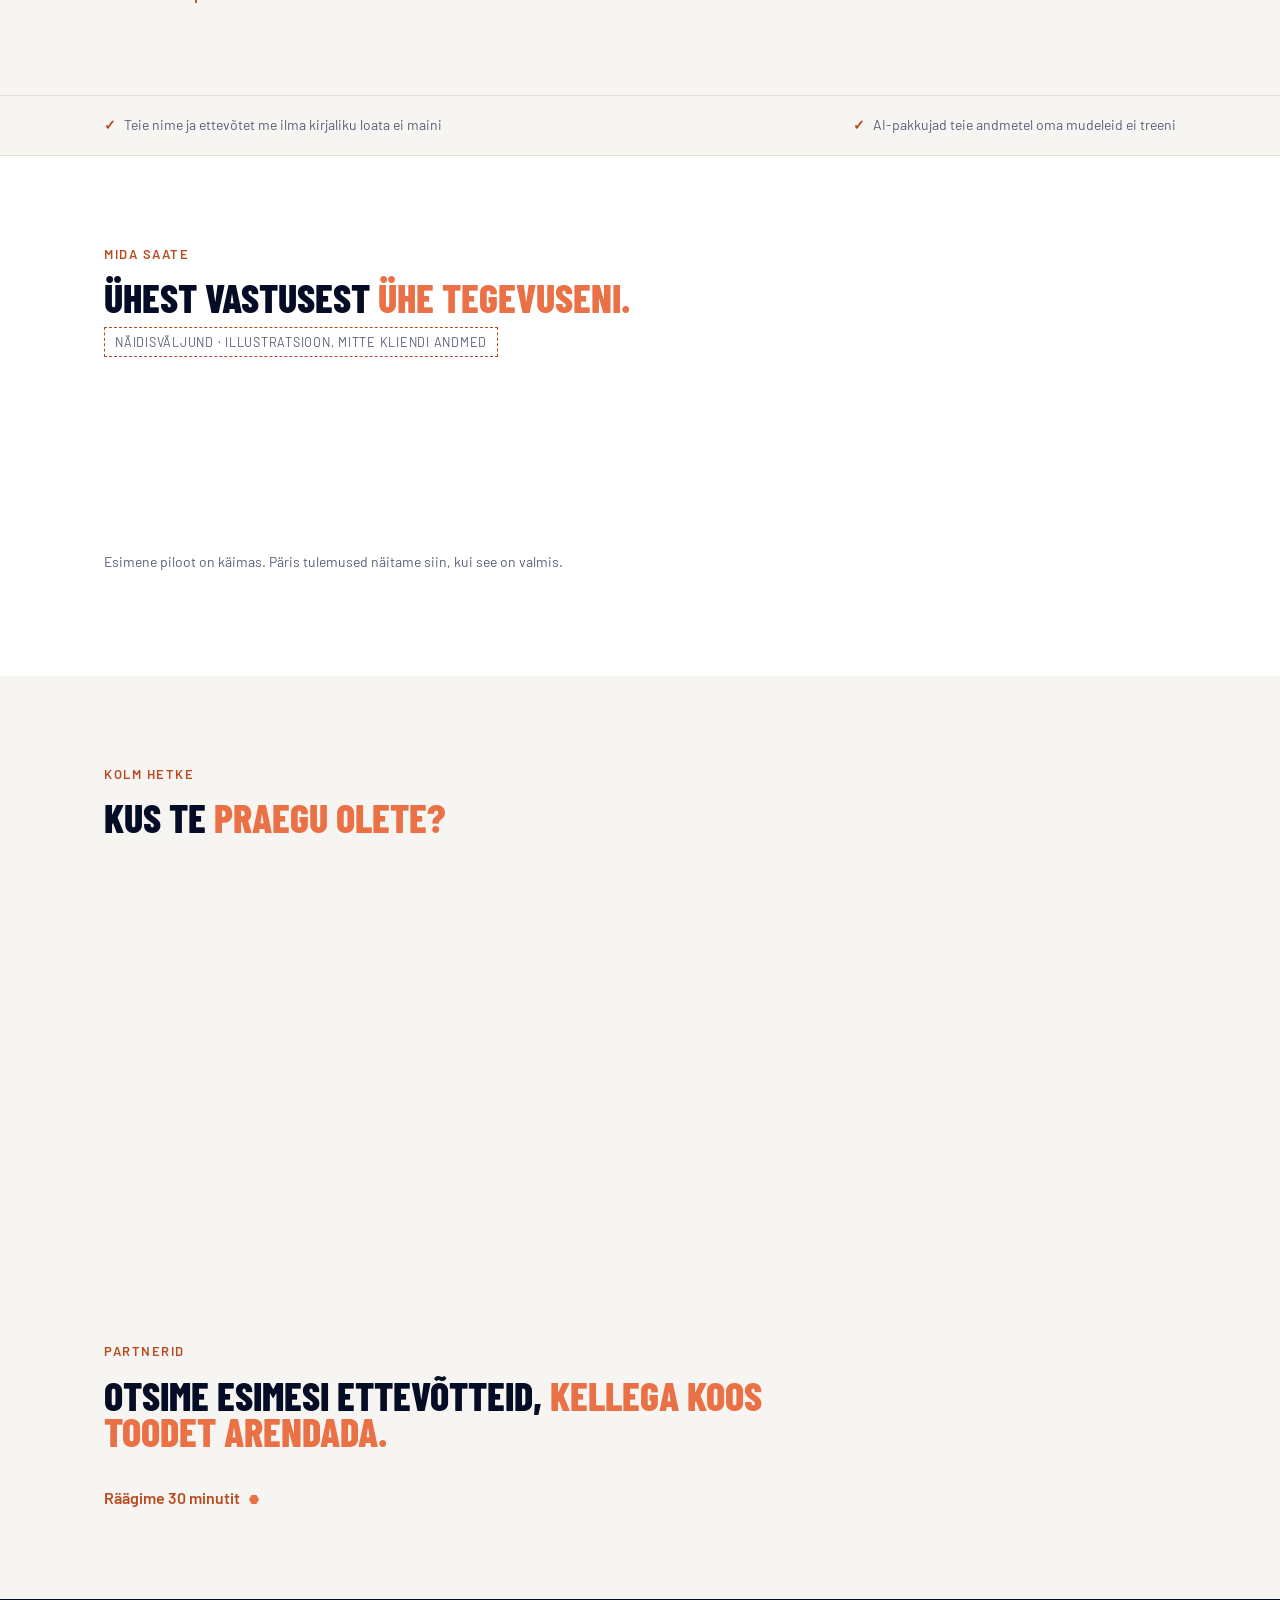
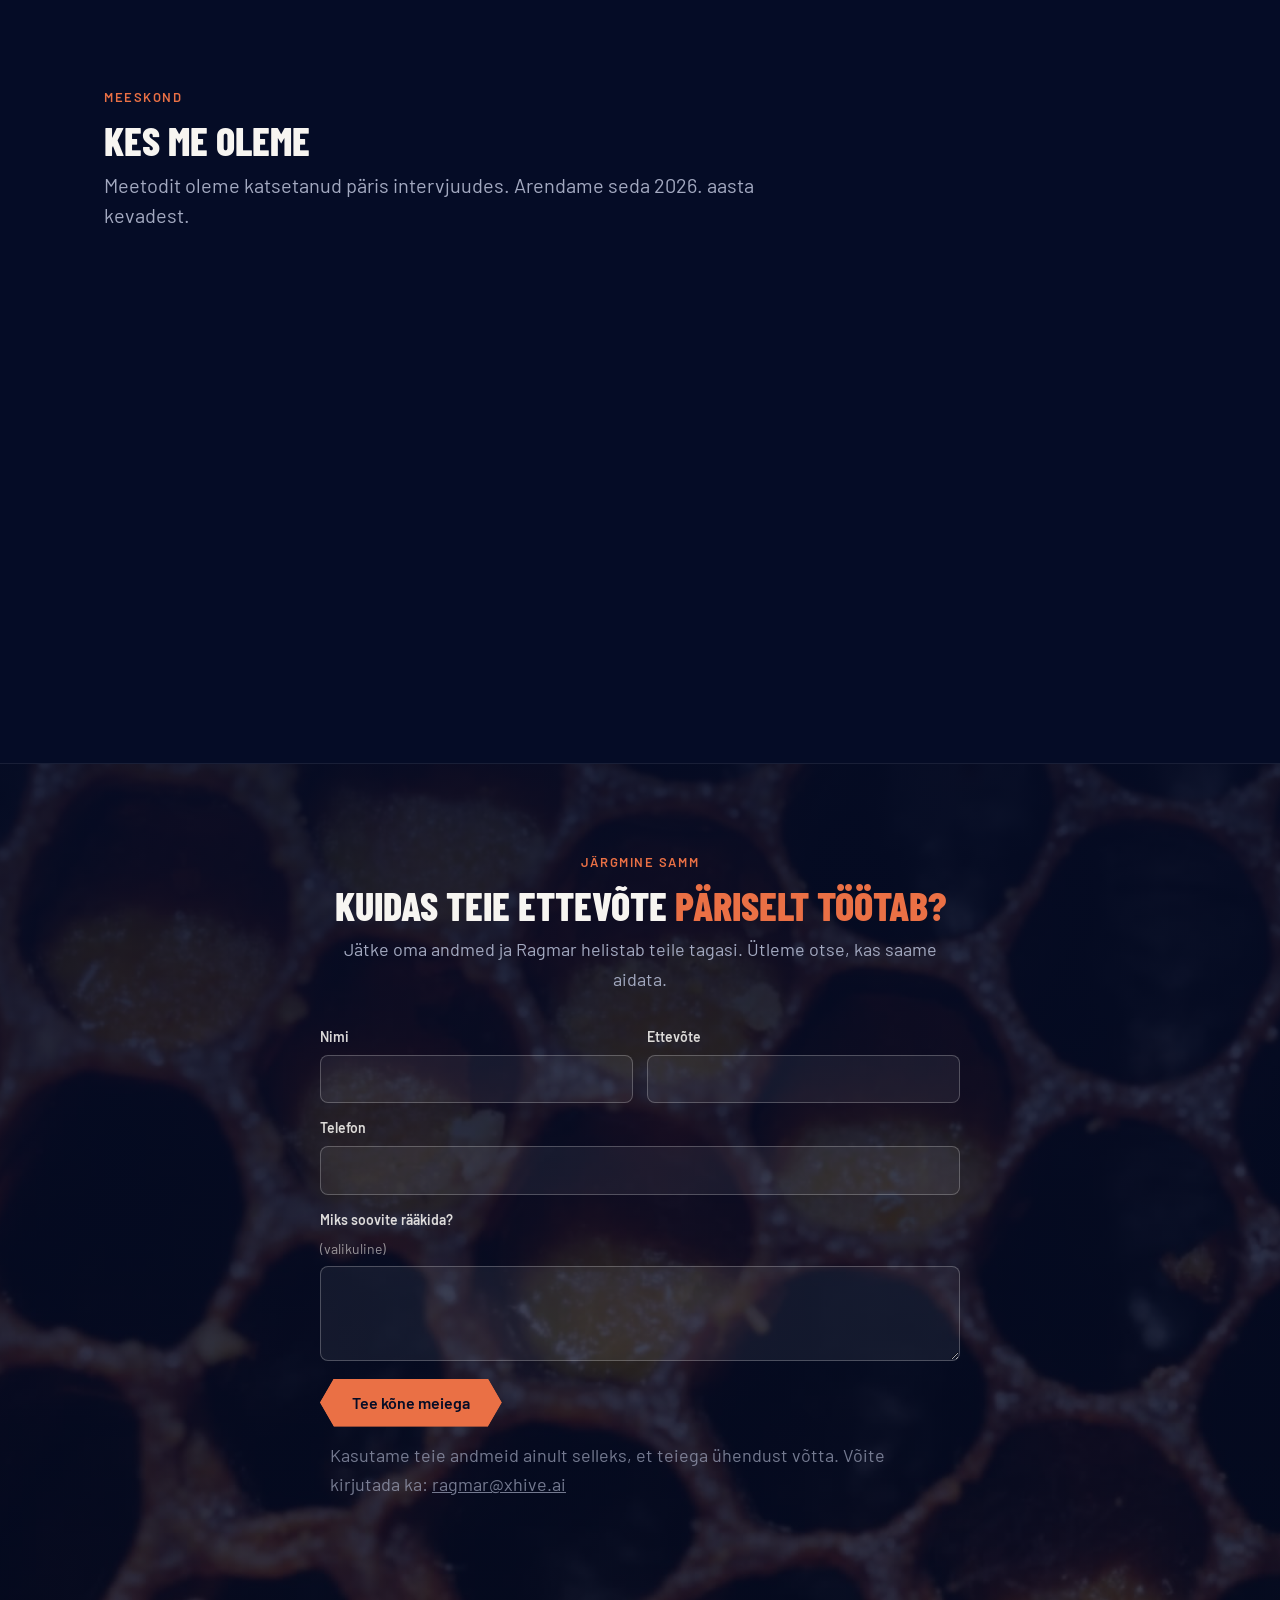
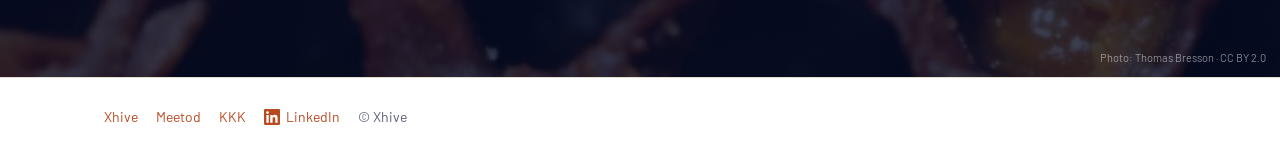
<file: et/index.html>
<!doctype html>
<html lang='et' class='et'>
<head>
<meta charset='utf-8'>
<meta name='viewport' content='width=device-width,initial-scale=1'>
<title>Xhive – AI-intervjuud ettevõtte hindamiseks</title>
<link rel='icon' type='image/svg+xml' href='../brand/xhive-mark.svg'>
<link rel='apple-touch-icon' href='../brand/xhive-app-icon.png'>
<link rel='preload' as='font' type='font/woff2' href='../fonts/BarlowCondensed-Black.woff2' crossorigin>
<link rel='preload' as='font' type='font/woff2' href='../fonts/BarlowCondensed-SemiBold.woff2' crossorigin>
<link rel='preload' as='font' type='font/woff2' href='../fonts/Barlow-Regular.woff2' crossorigin>
<link rel='canonical' href='https://xhive.ai/et/'>
<link rel='alternate' hreflang='en' href='https://xhive.ai/'>
<link rel='alternate' hreflang='et' href='https://xhive.ai/et/'>
<link rel='alternate' hreflang='x-default' href='https://xhive.ai/'>

<meta name='description' content='AI ja inimese juhitud intervjuud ettevõtte hindamiseks enne ostu. Näete enne ja pärast tehingut, kellest äri sõltub.'>
<script type='application/ld+json'>{"@context": "https://schema.org", "@type": "Organization", "name": "Xhive", "url": "https://xhive.ai/", "logo": "https://xhive.ai/brand/xhive-app-icon.png", "sameAs": ["https://www.linkedin.com/company/xhive-ai/"]}</script>
<link rel='stylesheet' href='../style.css'>
<link rel='stylesheet' href='../demo.css'>
<link rel='stylesheet' href='../extra.css'>
</head>
<body>
<header><div class='wrap'><a class='logo' href='#/'><img src='../brand/xhive-logo.svg' alt='Xhive'></a>
<div class='right'><nav>
<a href='#/meetod' data-v='meetod'>Meetod</a><a href='#/kkk' data-v='kkk'>KKK</a><a href='blogi/'>Blogi</a>
<a class='xh-btn xh-btn--outline xh-btn--sm' href='https://app.xhive.ai/'>Logi sisse</a>
</nav><div class='lang'><a href='../'>EN</a><a class='on' href='./' aria-current='true'>ET</a></div></div></div>
<div class='mnav'><a href='#/meetod' data-v='meetod'>Meetod</a><a href='#/kkk' data-v='kkk'>KKK</a><a href='blogi/'>Blogi</a><a class='mlogin' href='https://app.xhive.ai/'>Logi sisse</a></div></header>
<main id='app'>
<div class='view' data-v='home'>
<div class='hero2 bgx xh-on-dark'><video class='bgv' autoplay muted loop playsinline preload='auto' poster='../media/bg-bees2.jpg' aria-hidden='true'><source src='../media/bg-bees2.mp4' type='video/mp4'></video><div class='wrap'>
<div>
<div class='eyebrow'>Omanikele, ostjatele ja investoritele</div>
<h1>Säilitage teadmised,<br><em>mis omanikuvahetusel tavaliselt kaduma lähevad</em></h1>
<p class='lead2'>Xhive kogub AI ja inimese juhitud intervjuudega kokku, kuidas ettevõte päriselt töötab. Nii saate seda juhtida ja kasvatada esimesest päevast, ilma pika õppimiseta.</p>
<div class='cta'><a class='xh-btn xh-btn--primary xh-btn--lg' href='#contact'>Räägime 30 minutit<span class='xh-btn__x' aria-hidden='true'></span></a><a class='xh-btn xh-btn--outline' href='#how'>Kuidas see käib</a></div>
<div class='meta'>Arendame koos esimeste partneritega · NDA enne, kui tehingust räägime</div>
</div>
</div></div>
<section id='problem'><div class='wrap prob'>
<div><div class='eyebrow'>Probleem</div>
<h2>Hindamine kontrollib numbreid. <em>Teadmised on mujal.</em></h2>
<p class='lead'>Enamik ettevõtte hindamisi keskendub numbritele. See on vajalik. Aga väärtus kaob harva tabelis. Ettevõte jääb pärast tehingut toppama või hakkab lagunema, sest töö tegemise teadmised jäävad müüjale ja mõnele võtmeinimesele. Uus omanik õpib siis kuid, vahel aastaid, uuesti seda, mida vana omanik juba teadis.</p></div>
<figure class='pq reveal'><blockquote class='quote'>„Enamasti otsustan mina. Tean, mida igaüks neist varem on aktsepteerinud.“</blockquote><figcaption>Müügijuht, näidisintervjuu</figcaption></figure>
</div></section>

<section id='solves' class='bg'><div class='wrap'>
<div class='eyebrow'>Mida Xhive teeb</div>
<h2>Xhive <em>lahendab selle.</em></h2>
<div class='grid g3 reveal stg' style='margin-top:28px'>
<div class='card'><span class='num'>01</span><h3>Näete, kellest äri päriselt sõltub</h3><p>Enne allkirja. Võtmeinimesed ja see, mida ainult nemad teavad.</p><p class='gain'>Tehingus: keda hoida.</p></div>
<div class='card'><span class='num'>02</span><h3>Saate kirja, kuidas otsuseid päriselt tehakse</h3><p>Kirja pandud siis, kui müüja on veel majas.</p><p class='gain'>Tehingus: kui kaua müüja jääb ja mida ta üle annab.</p></div>
<div class='card'><span class='num'>03</span><h3>Võtate üle ilma äri nullist õppimata</h3><p>Teadmised jäävad ettevõttesse ka siis, kui müüja lahkub.</p><p class='gain'>Tehingus: üleandmise tingimused leidude põhjal.</p></div>
</div>
<p class='note'>Me ei ütle, kas osta. Näitame inimestega seotud riski. Otsustate teie.</p>
</div></section>

<section id='how'><div class='wrap'>
<div class='eyebrow'>Kuidas see käib</div>
<h2>Kolm sammu. <em>Igas olukorras samad.</em></h2>
<div class='grid g3 steps reveal stg' style='margin-top:28px'>
<div class='card'><span class='num'>01</span><h3>Intervjuu</h3><p>Inimesed räägivad, kuidas töö päriselt käib.</p></div>
<div class='card'><span class='num'>02</span><h3>Kontroll</h3><p>Võrdleme vastuseid omavahel ja dokumentidega.</p></div>
<div class='card'><span class='num'>03</span><h3>Raport</h3><p>Näete, kus on risk ja mida teha.</p></div>
</div>
</div></section>
<section id='demo' class='demo-after'><div class='wrap'>
<div id="xhive-demo" data-lang="et" lang="et">
  <div class="pd-top"><span class="pd-brand"><img src="../brand/xhive-logo.svg" alt="Xhive" class="pd-logo"><span class="pd-muted">/ company memory</span></span></div>
  <div class="pd-steps" aria-label="Etapid"><button type="button" data-stage="0" aria-pressed="true"><span>01</span><b>We ask</b></button><button type="button" data-stage="1" aria-pressed="false"><span>02</span><b>What it reveals</b></button><button type="button" data-stage="2" aria-pressed="false"><span>03</span><b>What could change</b></button></div>
  <div class="pd-workspace">
    <div class="pd-main"><div class="pd-scene-head"><span class="pd-eyebrow" data-label="eyebrow"></span><span class="pd-status"><span class="pd-dot"></span><span data-label="status"></span></span></div><div class="pd-scene" aria-live="off"></div></div>
    <aside class="pd-aside"><div class="pd-aside-head"><span class="pd-eyebrow" data-label="asideTitle"></span><span class="pd-spark">✳</span></div><div class="pd-insights"></div><div class="pd-aside-bottom"><span class="pd-dot"></span><span data-label="asideBottom"></span></div></aside>
  </div>
  <div class="pd-bottom"><div class="pd-caption" aria-live="polite" data-label="caption"></div><div class="pd-controls"><button type="button" class="pd-pause" aria-label="Pause">Ⅱ</button><button type="button" class="pd-replay" aria-label="Replay">↺</button></div></div>
  <div class="pd-track" aria-hidden="true"><div></div></div>
  <div class="pd-disclaimer" data-label="disclaimer"></div>
</div>
<a class='xh-link' href='#/meetod'>Kuidas me täpsemalt töötame</a>
</div></section>
<div class='trust'><div class='wrap'>
<span class='it'>Teie nime ja ettevõtet me ilma kirjaliku loata ei maini</span>
<span class='it'>AI-pakkujad teie andmetel oma mudeleid ei treeni</span>
</div></div>

<section id='result' class='bg'><div class='wrap'>
<div class='eyebrow'>Mida saate</div>
<h2>Ühest vastusest <em>ühe tegevuseni.</em></h2>
<div class='sample-tag'>Näidisväljund · illustratsioon, mitte kliendi andmed</div>
<div class='chain reveal stg'>
<div class='card'><span class='num'>Mida kuulsime</span><p>„Enamasti otsustan mina. Tean, mida igaüks neist varem on aktsepteerinud.“ Müügijuht</p></div>
<div class='card'><span class='num'>Mida see tähendab</span><p>Viie suurima kliendi hinnareeglid on ühe inimese peas. Midagi pole kirjas.</p></div>
<div class='card'><span class='num'>Risk ostjale</span><p>Kui müügijuht lahkub, lahkuvad ka suurimate klientide hinnad.</p></div>
<div class='card'><span class='num'>Mida teha</span><p>Pange reeglid kohe kirja. Hoidke müügijuht üleandmise ajaks alles.</p></div>
</div>
<p class='note'>Esimene piloot on käimas. Päris tulemused näitame siin, kui see on valmis.</p>
</div></section>

<section id='entry'><div class='wrap'>
<div class='eyebrow'>Kolm hetke</div>
<h2>Kus te <em>praegu olete?</em></h2>
<div class='grid g3 reveal stg' style='margin-top:28px'>
<div class='card'><span class='num'>01</span><h3>Enne allkirja</h3><p>Räägime omaniku ja mõne juhiga. Konfidentsiaalselt, NDA alusel.</p><p class='gain'>Teate enne allkirja, kellest äri sõltub.</p><details class='more'><summary>Loe edasi</summary><dl><dt>Risk</dt><dd>Ostate ettevõtte, mille teadmised on ühe-kahe inimese peas. Sageli selgub see alles pärast tehingut.</dd><dt>Mida me teeme</dt><dd>Intervjueerime omanikku ja mõnda juhti ning võrdleme nende juttu andmeruumi dokumentidega.</dd><dt>Mida saate</dt><dd>Võtmeinimeste nimekiri ja see, mida ainult nemad teavad. Mis läheb lepingusse: keda hoida, kui kaua müüja jääb.</dd></dl></details></div>
<div class='card'><span class='num'>02</span><h3>Esimesed 100 päeva</h3><p>Räägime kogu võtmetiimiga, kuni müüja on veel majas.</p><p class='gain'>Müüja teadmised on kirjas enne, kui ta lahkub.</p><details class='more'><summary>Loe edasi</summary><dl><dt>Risk</dt><dd>Müüja lahkub enne, kui teadmised on üle antud. Otsused aeglustuvad ja kliendid märkavad seda.</dd><dt>Mida me teeme</dt><dd>Intervjueerime kogu võtmetiimi, kuni müüja on veel ettevõttes.</dd><dt>Mida saate</dt><dd>Müüja teadmised kirjas, üleandmise plaan, kus igal punktil on vastutaja, ja tööd, mida saab automatiseerida.</dd></dl></details></div>
<div class='card'><span class='num'>03</span><h3>Enne müüki</h3><p>Müüja näitab ostjale, et äri ei sõltu ainult temast.</p><p class='gain'>Näitate seda dokumendiga, mitte ainult sõnadega.</p><details class='more'><summary>Loe edasi</summary><dl><dt>Risk</dt><dd>Ostja näeb omanikust sõltuvat ettevõtet riskina.</dd><dt>Mida me teeme</dt><dd>Intervjueerime omanikku ja võtmetiimi enne, kui ettevõte müüki läheb.</dd><dt>Mida saate</dt><dd>Dokument, mis näitab ostjale, kuidas äri ilma teieta käib.</dd></dl></details></div>
</div>
</div></section>

<section id='pilot'><div class='wrap'>
<div class='eyebrow'>Partnerid</div>
<h2>Otsime esimesi ettevõtteid, <em>kellega koos toodet arendada.</em></h2>
<a class='xh-link' href='#contact'>Räägime 30 minutit</a>
</div></section>

<section id='team'><div class='wrap'>
<div class='eyebrow'>Meeskond</div>
<h2>Kes me oleme</h2>
<p class='lead'>Meetodit oleme katsetanud päris intervjuudes. Arendame seda 2026. aasta kevadest.</p>
<div class='team reveal stg'>
<div><img src='../team/ragmar.jpg?v=3' alt='Ragmar Saksing' loading='lazy'><h3><a href='mailto:ragmar@xhive.ai'>Ragmar Saksing</a></h3><div class='role'>Tegevjuht</div><p>Üle 20 aasta tehnoloogias. Sariettevõtja, olnud CTO.</p></div>
<div><img src='../team/indrek.jpg?v=3' alt='Indrek Põldvee' loading='lazy'><h3><a href='mailto:indrek@xhive.ai'>Indrek Põldvee</a></h3><div class='role'>B2B müük ja kasv</div><p>B2B müük ja klientide leidmine LinkedInis. Teeb M&amp;A tehinguid ja investeeringuid.</p></div>
<div><img src='../team/anton.jpg?v=3' alt='Anton Keks' loading='lazy'><h3><a href='mailto:anton@xhive.ai'>Anton Keks</a></h3><div class='role'>Tehniline juht</div><p>Tarkvaraettevõtte kaasasutaja. Angry IP Scanneri autor. Ülikooli lektor.</p></div>
</div>
</div></section>

<section id='contact' class='final xh-on-dark combbg'><a class='credit' href='https://commons.wikimedia.org/wiki/File:ComputerHotline_-_Alveoles_pleines_de_pollen_(by).jpg' rel='nofollow noopener' target='_blank'>Photo: Thomas Bresson · CC BY 2.0</a><div class='wrap'>
<div class='eyebrow'>Järgmine samm</div>
<h2>Kuidas teie ettevõte <em>päriselt töötab?</em></h2>
<p>Jätke oma andmed ja Ragmar helistab teile tagasi. Ütleme otse, kas saame aidata.</p>
<form class='xf' action='mailto:ragmar@xhive.ai' method='POST' data-mailto='ragmar@xhive.ai'>
<input type='hidden' name='_subject' value='Xhive: kõne soov'>
<input type='text' name='_gotcha' class='xf-hp' tabindex='-1' autocomplete='off' aria-hidden='true'>
<div class='xf-row'><label>Nimi<input name='name' required autocomplete='name'></label><label>Ettevõte<input name='company' required autocomplete='organization'></label></div>
<label>Telefon<input type='tel' name='phone' required autocomplete='tel'></label>
<label>Miks soovite rääkida? <span>(valikuline)</span><textarea name='message' rows='3' maxlength='600'></textarea></label>
<button class='xh-btn xh-btn--primary' type='submit'>Tee kõne meiega<span class='xh-btn__x' aria-hidden='true'></span></button>
<p class='xf-note'>Kasutame teie andmeid ainult selleks, et teiega ühendust võtta. Võite kirjutada ka: <a href='mailto:ragmar@xhive.ai'>ragmar@xhive.ai</a></p>
</form>
</div></section>


</div>
<div class='view' data-v='meetod' hidden>
<div class='phero'><div class='wrap'><div class='eyebrow'>Meetod</div><h1>Kuidas see käib</h1><p>Igas olukorras sama: enne ostu, pärast ostu ja enne müüki.</p></div></div>
<section><div class='wrap'>
<div class='eyebrow'>Kolm sammu</div>
<h2>Intervjuu, kontroll, <em>raport.</em></h2>
<div class='grid g3 steps reveal stg' style='margin-top:28px'>
<div class='card'><span class='num'>01</span><h3>Intervjuu</h3><p>Räägime omaniku, juhtide ja spetsialistidega. Küsime, kuidas töö päriselt käib ja kes mida teab.</p></div>
<div class='card'><span class='num'>02</span><h3>Kontroll</h3><p>Võrdleme vastuseid omavahel ja olemasolevate dokumentidega. Kui kaks inimest kirjeldavad sama asja erinevalt, küsime uuesti.</p></div>
<div class='card'><span class='num'>03</span><h3>Raport</h3><p>Paneme kirja, kus teadmised on. Iga teema saab ühe kolmest märkest: kohe kirja panna, automatiseerida või korras.</p></div>
</div>
</div></section>
<section class='bg'><div class='wrap split'>
<div>
<div class='eyebrow'>Kuidas intervjuu käib</div>
<h2>Järgmine küsimus tuleb eelmisest vastusest.</h2>
<p class='lead'>Vastajal pole vaja midagi paigaldada ega õppida. Kõik leiud vaatab üle meie inimene.</p>
</div>
<div class='chat reveal'>
<div class='msg q'><span class='who'>Intervjueerija</span>Kuidas otsustatakse viie suurima kliendi allahindlusi?</div>
<div class='msg aa'><span class='who'>Müügijuht</span>Enamasti otsustan mina. Tean, millega igaüks neist on varem nõus olnud.</div>
<div class='msg q'><span class='who'>Intervjueerija</span>Kus see kirjas on?</div>
<div class='msg aa'><span class='who'>Müügijuht</span>Tegelikult mitte kuskil. Midagi on vanades e-kirjades.</div>
<div class='msg flag'>⚑ Kohe kirja panna: hinnareeglid pole kuskil kirjas. Järgmiseks küsime finantsjuhilt.</div>
</div>
</div></section>
<section><div class='wrap' style='max-width:820px'>
<div class='eyebrow'>Mida saate</div>
<h2>Teadmised on kirjas ja <em>jäävad ettevõttesse.</em></h2>
<ul class='dots'>
<li>Ülevaade: kes mida teab ja kus see kirjas on.</li>
<li>Teemad, mis tasub kohe kirja panna.</li>
<li>Korduvad tööd, mida saab automatiseerida.</li>
<li>Tegevuskava: iga punkti juures tegevus ja vastutaja.</li>
</ul>
<p class='note'>Kirja pandud teadmistest on abi ka siis, kui tööle tuleb uus inimene.</p>
<a class='xh-link' href='#contact'>Räägime 30 minutit</a>
</div></section>
</div>
<div class='view' data-v='kkk' hidden>
<div class='phero'><div class='wrap'><div class='eyebrow'>KKK</div><h1>Küsimused ja andmed</h1><p>Mis saab teie andmetest ja vastused levinud küsimustele.</p></div></div>
<section id='security' class='bg'><div class='wrap'>
<div class='eyebrow'>Turvalisus ja andmed</div>
<h2>Mis saab teie andmetest</h2>
<p class='lead'>Osa on valmis, osa alles ehitame. Viimases veerus on kirjas, kumb.</p>
<table class='reveal'>
<tr><th>Teema</th><th>Kuidas me teeme</th><th>Seis</th></tr>
<tr><td>Andmed eraldi</td><td><span class='tl'>Kuidas me teeme</span>Iga ettevõtte andmeid hoitakse eraldi. Ligi pääsevad ainult need, kellel on luba.</td><td><span class='tl'>Seis</span><span class='tag t-pilot'>Töös</span></td></tr>
<tr><td>AI treenimine</td><td><span class='tl'>Kuidas me teeme</span>AI-pakkujad teie andmetel oma mudeleid ei treeni.</td><td><span class='tl'>Seis</span><span class='tag t-now'>Põhimõte</span></td></tr>
<tr><td>Serverid</td><td><span class='tl'>Kuidas me teeme</span>Serverid tulevad ELi. Vajadusel saame kolida teise pakkuja juurde.</td><td><span class='tl'>Seis</span><span class='tag t-plan'>Plaanis</span></td></tr>
<tr><td>AI mudelid</td><td><span class='tl'>Kuidas me teeme</span>Keelemudelit saame vahetada. Me ei sõltu ühest pakkujast.</td><td><span class='tl'>Seis</span><span class='tag t-plan'>Plaanis</span></td></tr>
<tr><td>Allikad</td><td><span class='tl'>Kuidas me teeme</span>Iga leiu juures on näha, kust see pärineb ja kas see on üle vaadatud.</td><td><span class='tl'>Seis</span><span class='tag t-pilot'>Töös</span></td></tr>
<tr><td>Inimene kontrollib</td><td><span class='tl'>Kuidas me teeme</span>Leiud kinnitab inimene. Süsteem otsuseid ei tee.</td><td><span class='tl'>Seis</span><span class='tag t-now'>Kehtib</span></td></tr>
<tr><td>GDPR</td><td><span class='tl'>Kuidas me teeme</span>Õiguslik alus ja lepingud partneritega.</td><td><span class='tl'>Seis</span><span class='tag t-pilot'>Töös</span></td></tr>
<tr><td>ELi tehisintellekti määrus</td><td><span class='tl'>Kuidas me teeme</span>Kirjeldame, milleks süsteemi kasutatakse ja kes seda kasutab. Kohustused vaatame üle koos juristiga.</td><td><span class='tl'>Seis</span><span class='tag t-pilot'>Töös</span></td></tr>
<tr><td>Ettevõtete võrdlus</td><td><span class='tl'>Kuidas me teeme</span>Teiste ettevõtetega võrdleme ainult anonüümseid andmeid ja ainult teie loal. Enne kontrollime, et kedagi ei saa ära tunda.</td><td><span class='tl'>Seis</span><span class='tag t-plan'>Plaanis</span></td></tr>
</table>
<p class='note'>Meil ei ole praegu ISO 27001 ega SOC 2 sertifikaati.</p>
</div></section>
<section><div class='wrap' style='max-width:820px'>
<div class='eyebrow'>KKK</div>
<h2>Korduma kippuvad küsimused</h2>
<details><summary>Mind kutsuti intervjuule. Mis see on?</summary><p>Tore. Tahame teada, kuidas teie töö päriselt käib. Paneme kirja selle, mida te teate, ja korduv töö muutub lihtsamaks. Teil jääb rohkem aega tööks, mis teile meeldib.</p></details>
<details><summary>Kas Xhive ütleb, kas ettevõtet tasub osta?</summary><p>Ei. Näitame, kuidas töö päriselt käib ja kes mida teab. Otsuse teete teie.</p></details>
<details><summary>Kellega te räägite?</summary><p>Omaniku, juhtide ja spetsialistidega. Kellega ja millal, lepime kokku enne algust.</p></details>
<details><summary>Mida töötajad sellest saavad?</summary><p>Nende teadmised pannakse kirja ja korduv töö muutub lihtsamaks. Neil jääb rohkem aega tööks, mis neile meeldib.</p></details>
<details><summary>Meil on dokumendid ja andmeruum. Kas sellest ei piisa?</summary><p>Dokumentides on see, mis on kirja pandud. Meie lisame selle, mida inimesed teavad, aga mida pole veel kuskile kirja pandud. Dokumente kasutame sisendina.</p></details>
<details><summary>Miks intervjuud ei ole anonüümsed?</summary><p>Raportist peab olema näha, kelle poole millise küsimusega pöörduda. Inimene teab enne intervjuud, milleks seda tehakse. Nimesid näevad ainult need, kes on lepingus kirjas.</p></details>
<details><summary>Kes intervjuusid näeb?</summary><p>Ainult need inimesed, kelle lepime kokku enne algust. Iga ettevõtte andmeid hoitakse eraldi.</p></details>
<details><summary>Mis tulemusest saab?</summary><p>Raport ja kirja pandud teadmised jäävad teile.</p></details>
<details><summary>Kas keegi saab teada, et kaalume tehingut?</summary><p>Teie nime ja tehingut me ilma kirjaliku loata ei maini. Enne kui tehingu sisust räägime, allkirjastame konfidentsiaalsuslepingu.</p></details>
<details><summary>Kas AI teeb otsuseid?</summary><p>Ei. Leiud vaatab üle meie inimene, otsuse teete teie.</p></details>
<details><summary>Kus meie andmeid hoitakse?</summary><p>Plaanime serverid ELi. Täpse pakkuja ja asukoha kirjutame lepingusse.</p></details>
<details><summary>Kas meie andmetel treenitakse AI-d?</summary><p>Ei. AI-pakkujad teie andmetel oma mudeleid ei treeni.</p></details>
<details><summary>Kas teil on sertifikaadid?</summary><p>Veel mitte. Oleme alles alustanud. Mis on valmis ja mis töös, näete ülal tabelis.</p></details>
</div></section>
</div>
</main>
<footer><div class='wrap'><a href='#/'>Xhive</a><a href='#/meetod' data-f='meetod'>Meetod</a><a href='#/kkk' data-f='kkk'>KKK</a><a href='https://www.linkedin.com/company/xhive-ai/' target='_blank' rel='noopener' aria-label='Xhive LinkedInis'><svg width='16' height='16' viewBox='0 0 24 24' fill='currentColor' aria-hidden='true' style='vertical-align:-3px;margin-right:6px'><path d='M20.45 20.45h-3.56v-5.57c0-1.33-.02-3.04-1.85-3.04-1.85 0-2.14 1.45-2.14 2.94v5.67H9.35V9h3.41v1.56h.05c.48-.9 1.64-1.850 3.37-1.85 3.6 0 4.27 2.37 4.27 5.46v6.28zM5.34 7.43a2.06 2.06 0 1 1 0-4.13 2.06 2.06 0 0 1 0 4.13zM7.12 20.45H3.56V9h3.56v11.45zM22.22 0H1.77C.79 0 0 .77 0 1.73v20.54C0 23.23.79 24 1.77 24h20.45c.98 0 1.78-.77 1.78-1.73V1.73C24 .77 23.2 0 22.22 0z'/></svg>LinkedIn</a>© Xhive</div></footer>

<script src='../site.js'></script>
<script src='../demo-v4.js'></script>
</body>
</html>
</file>
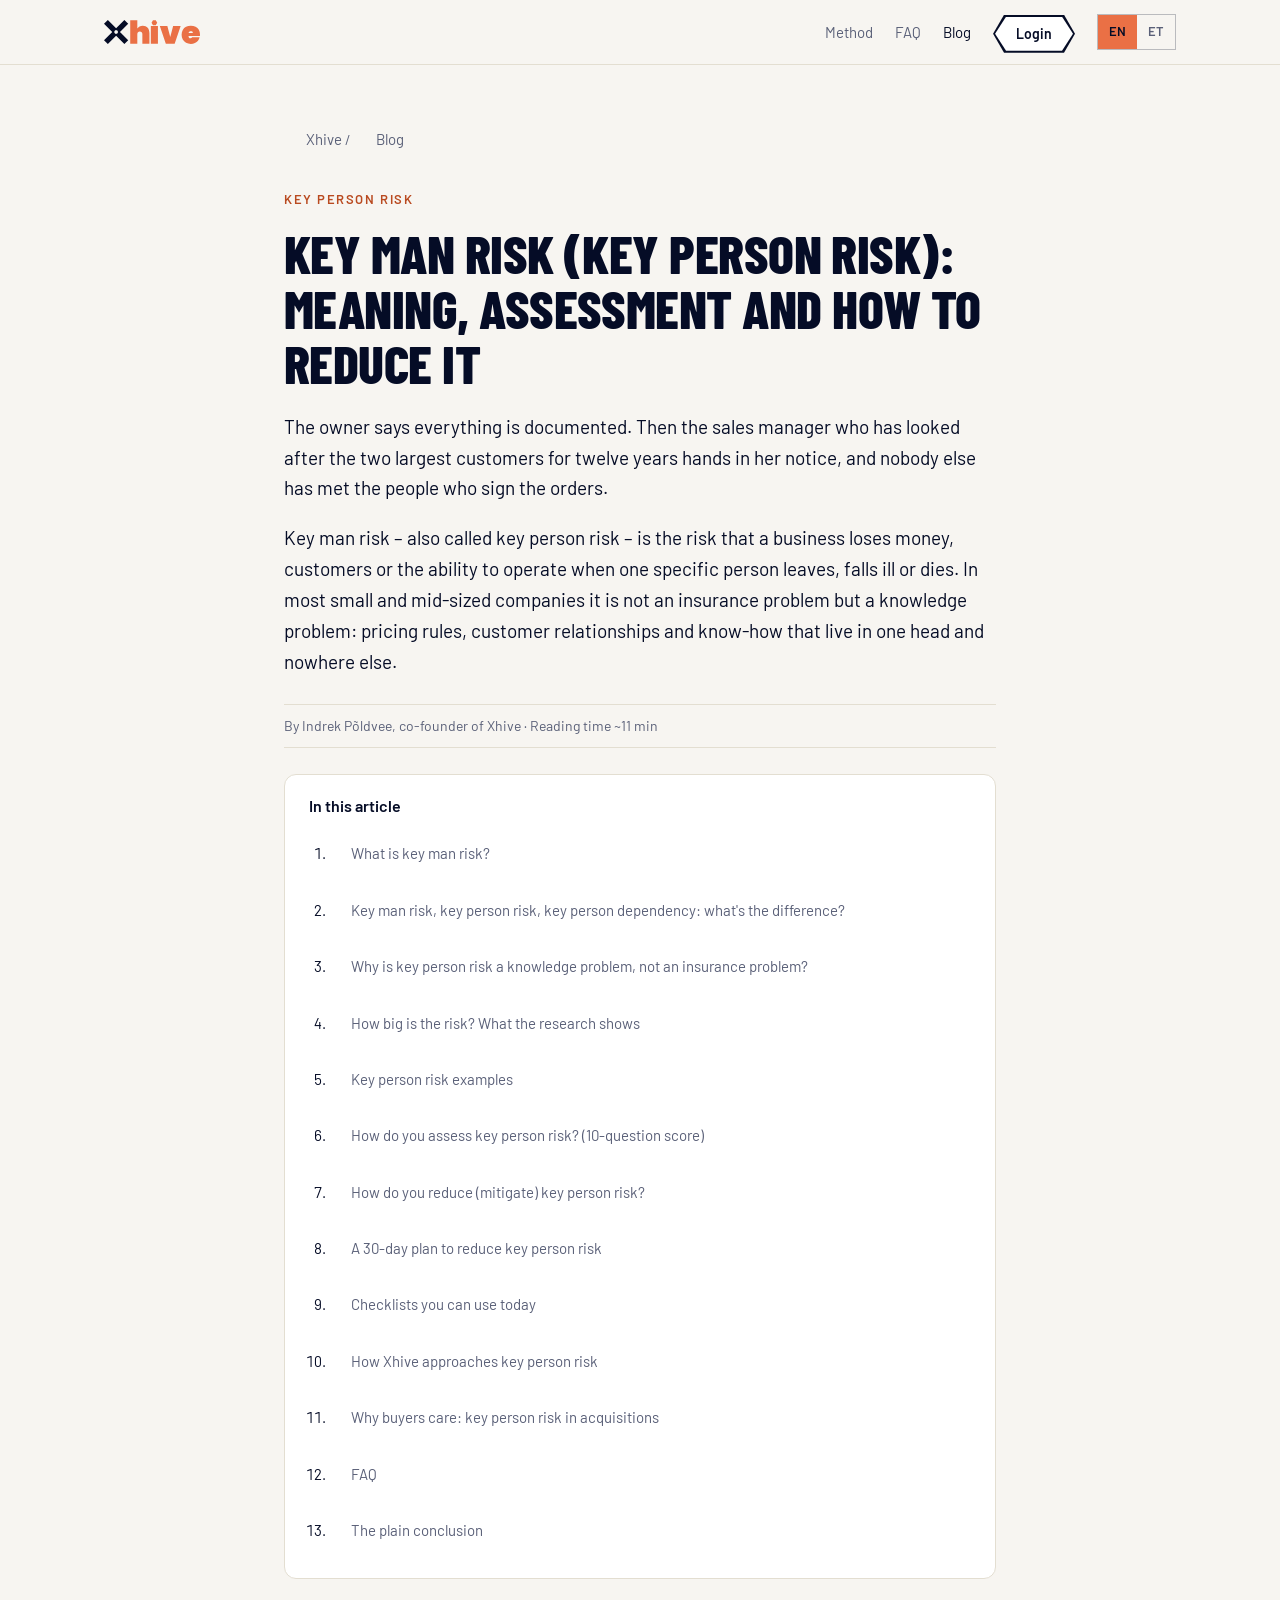
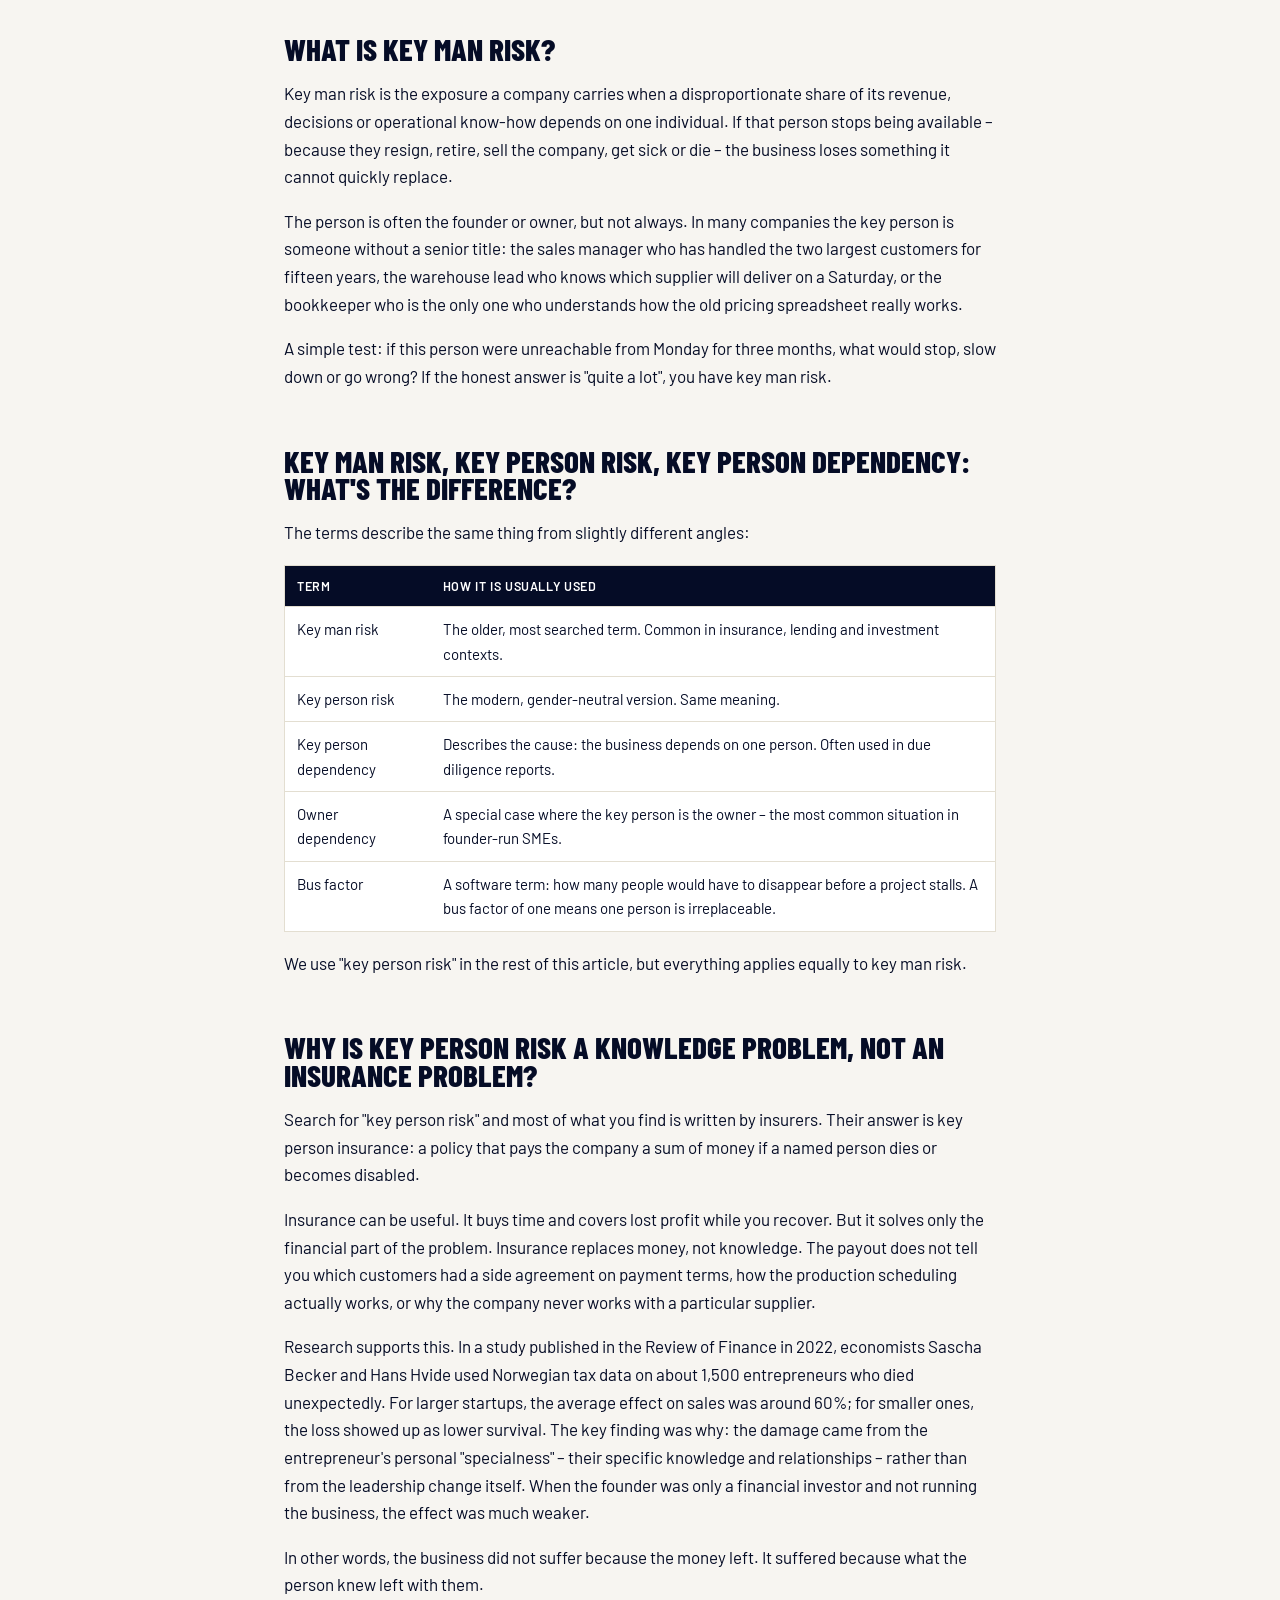
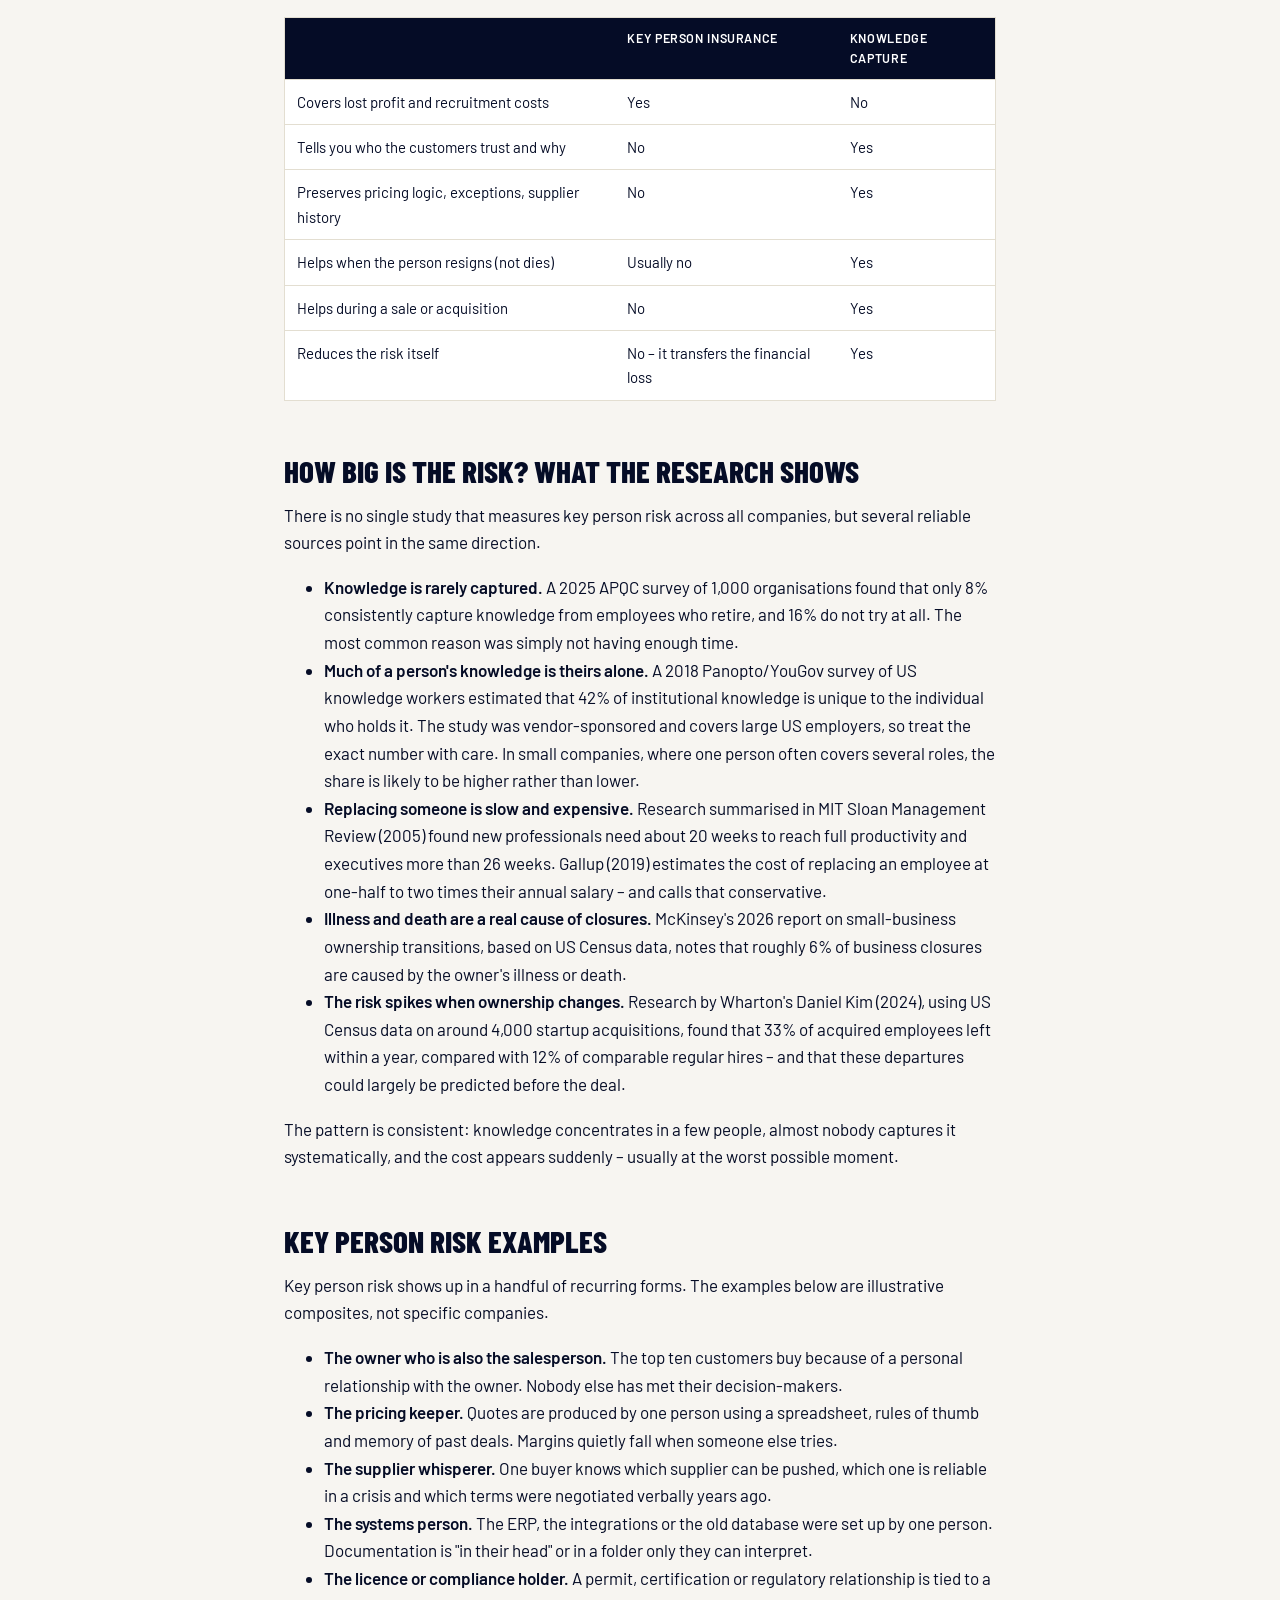
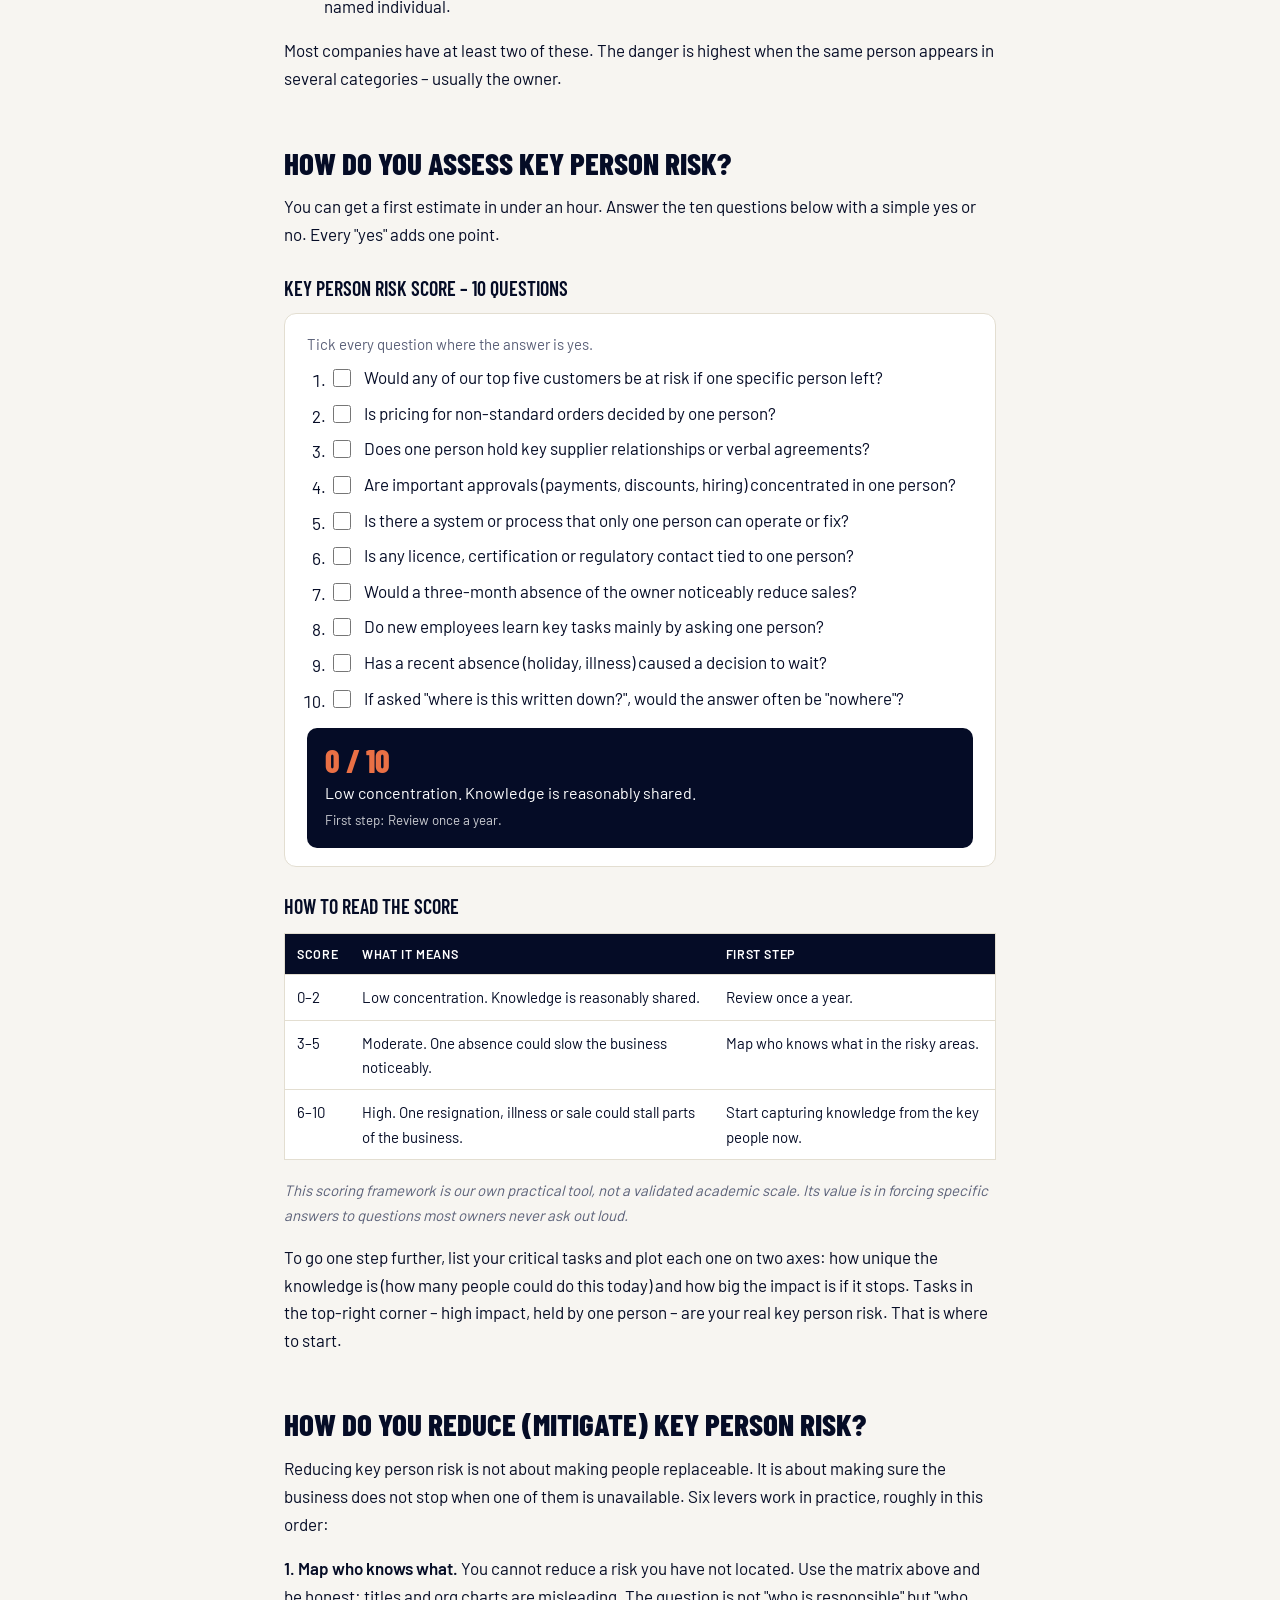
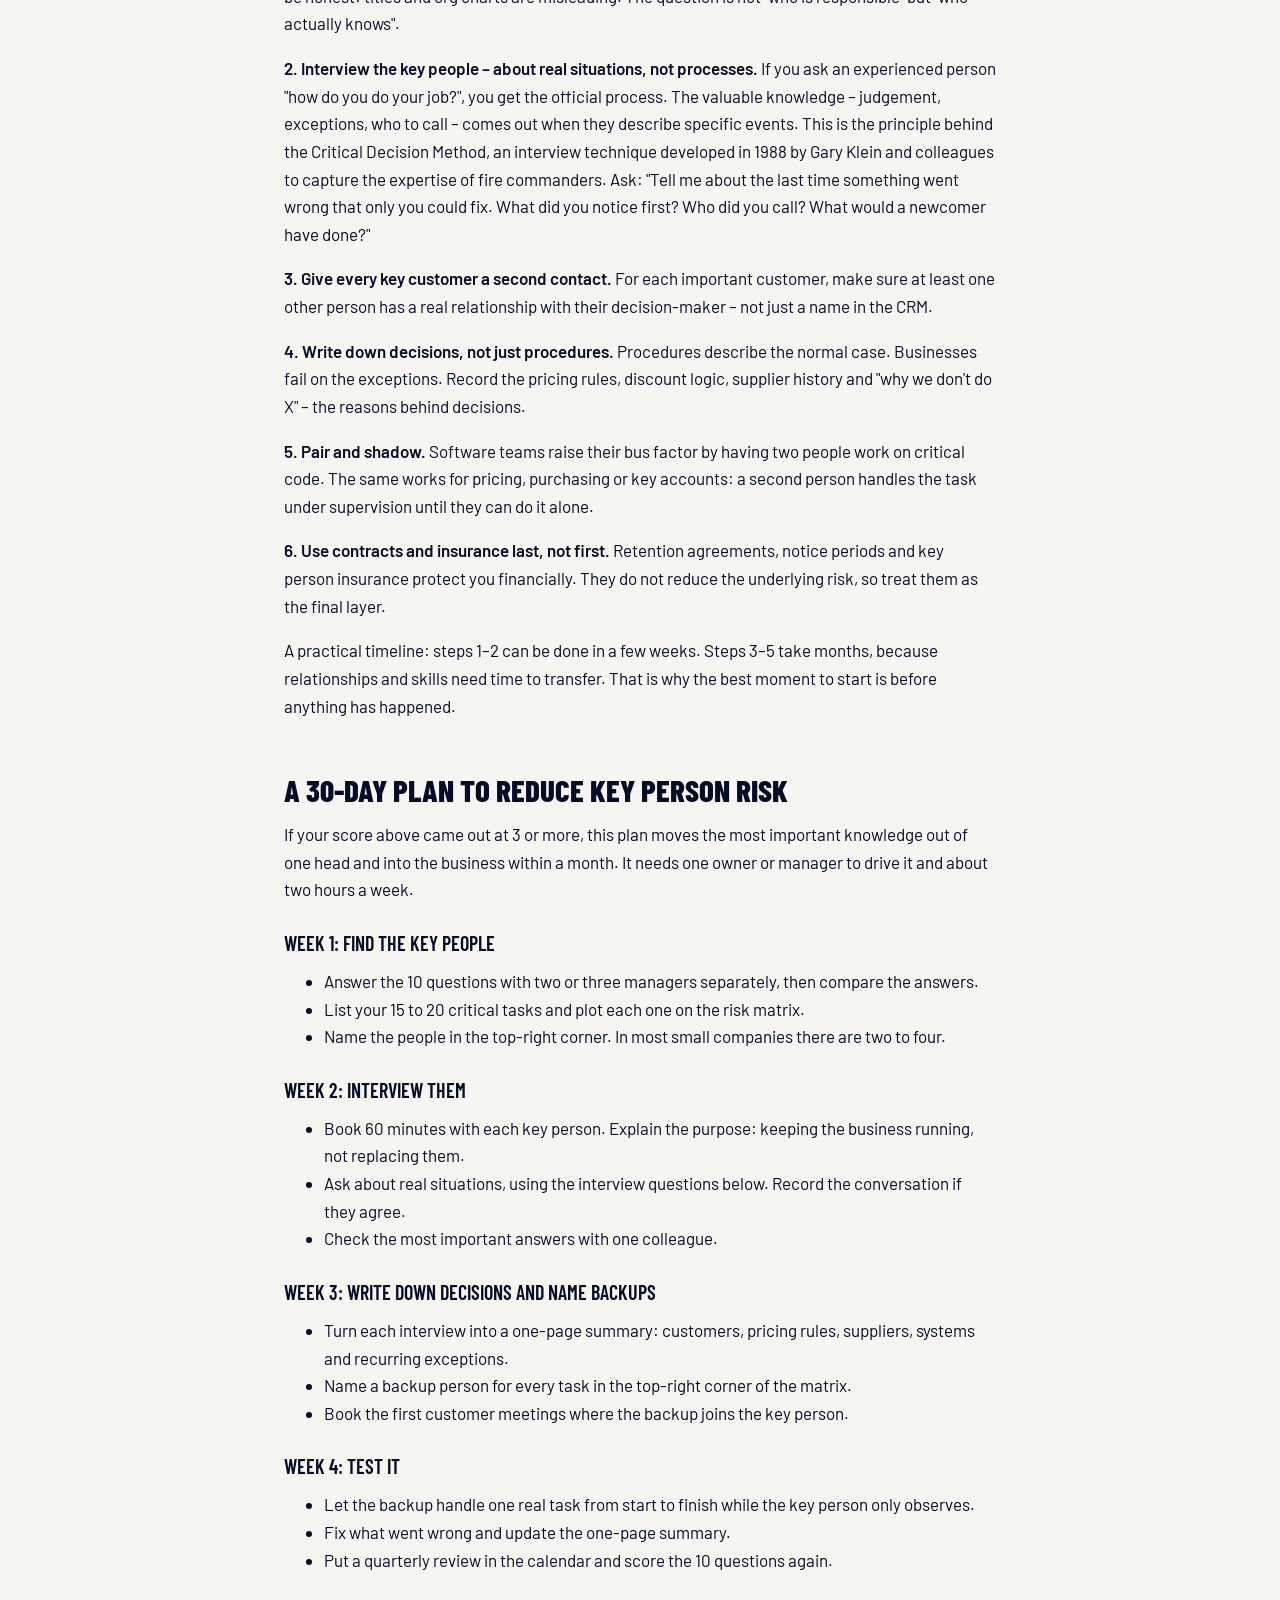
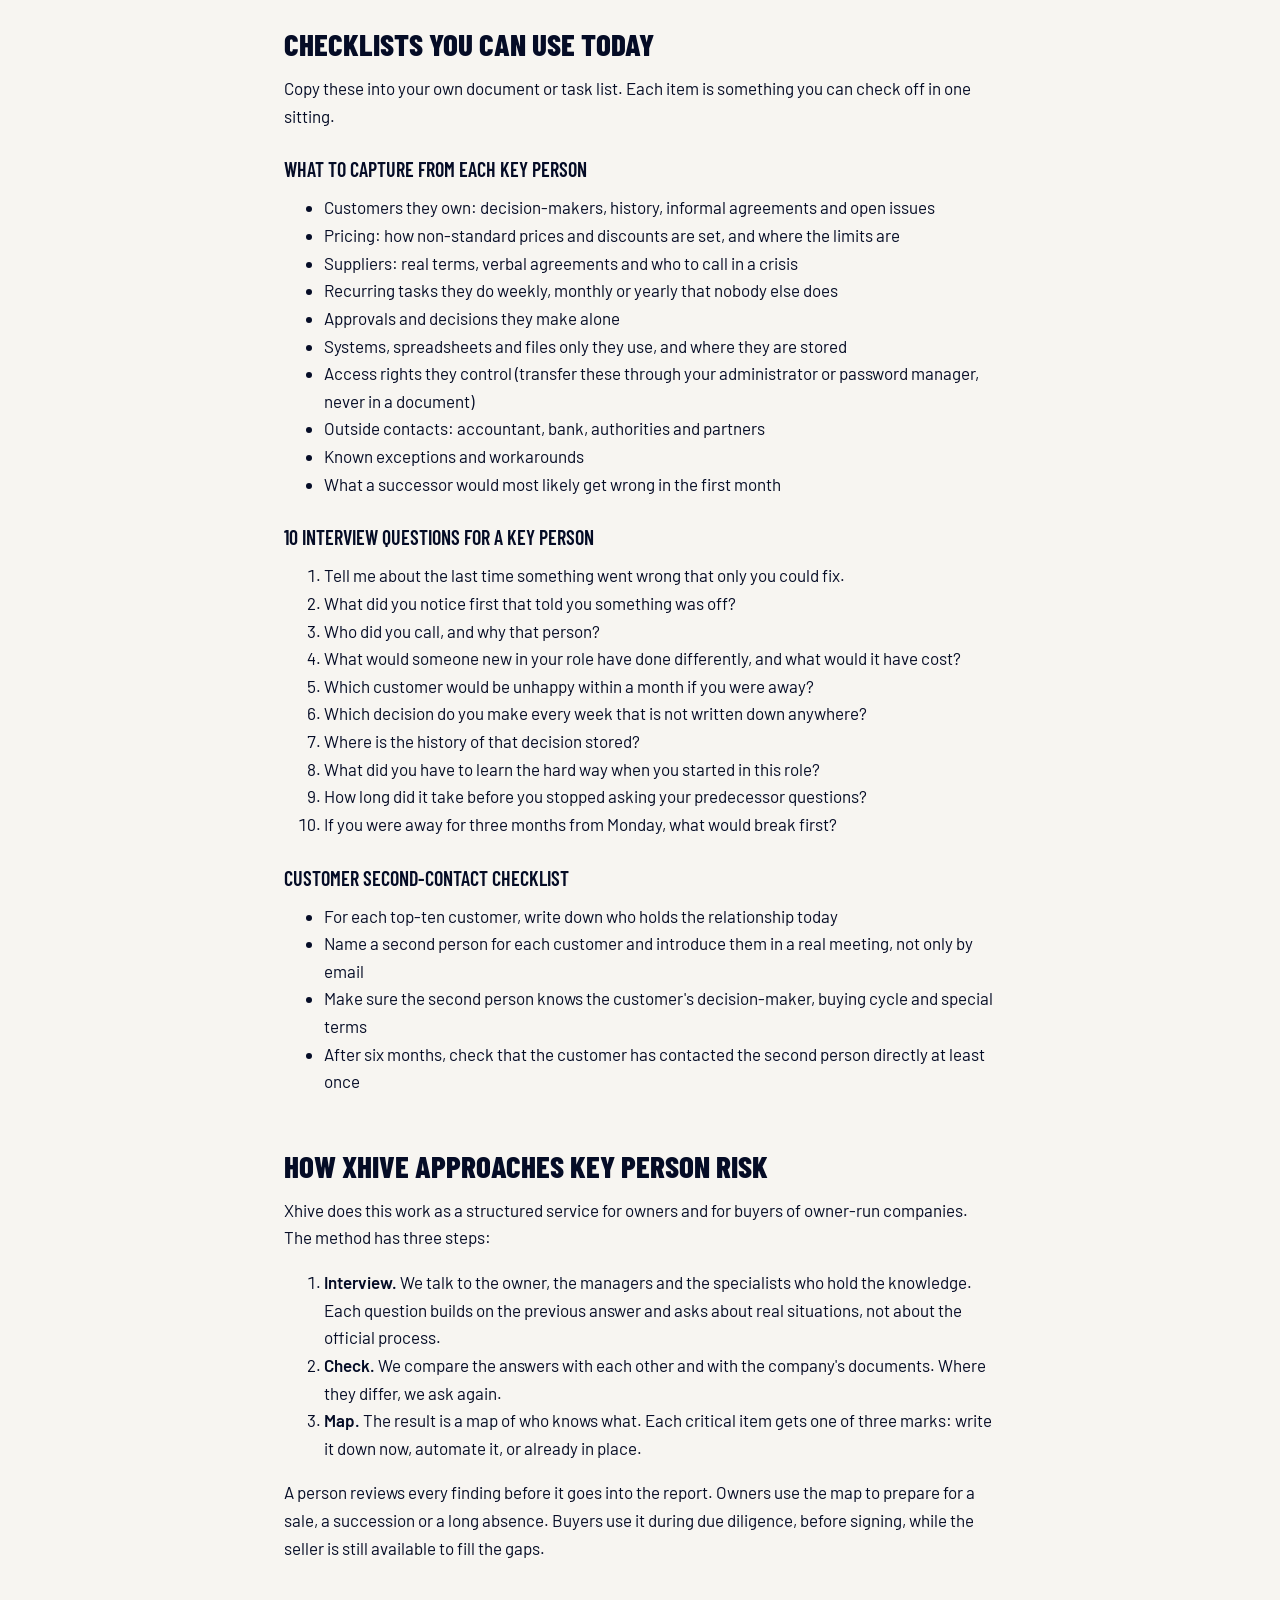
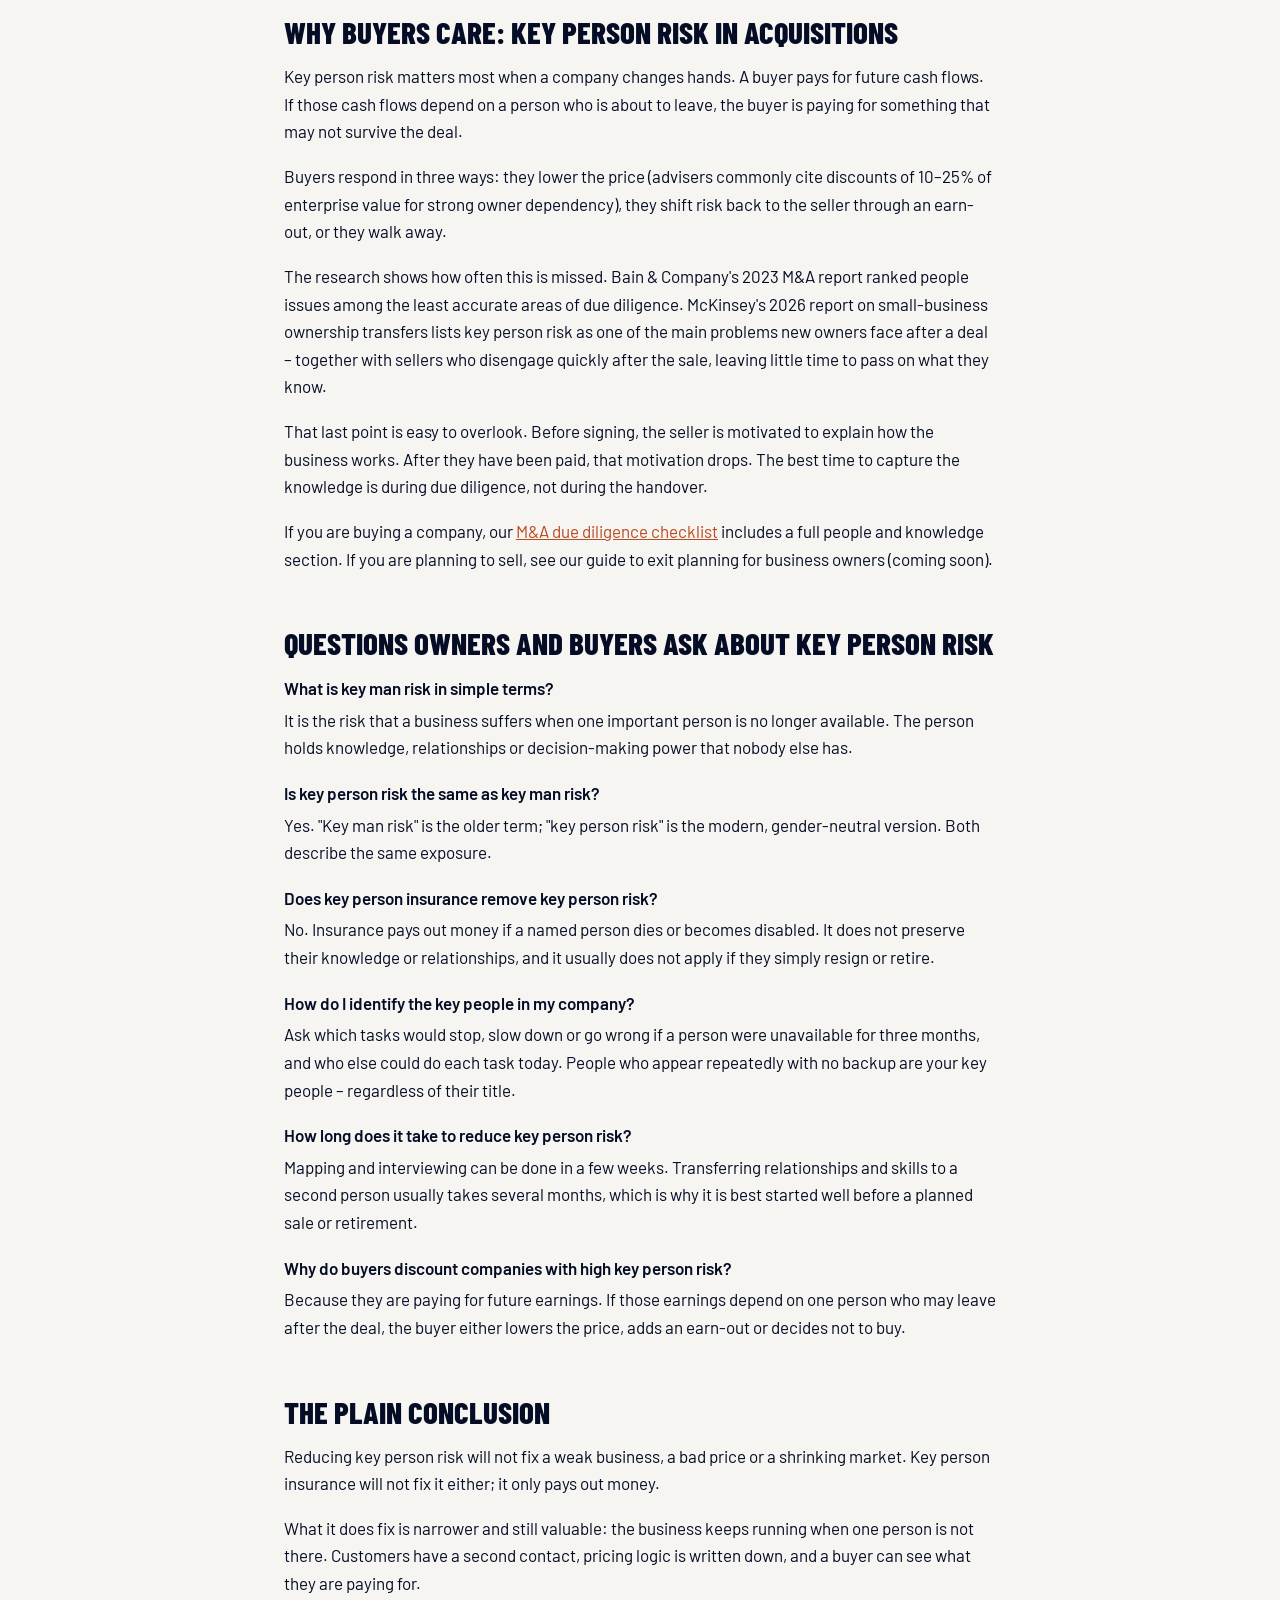
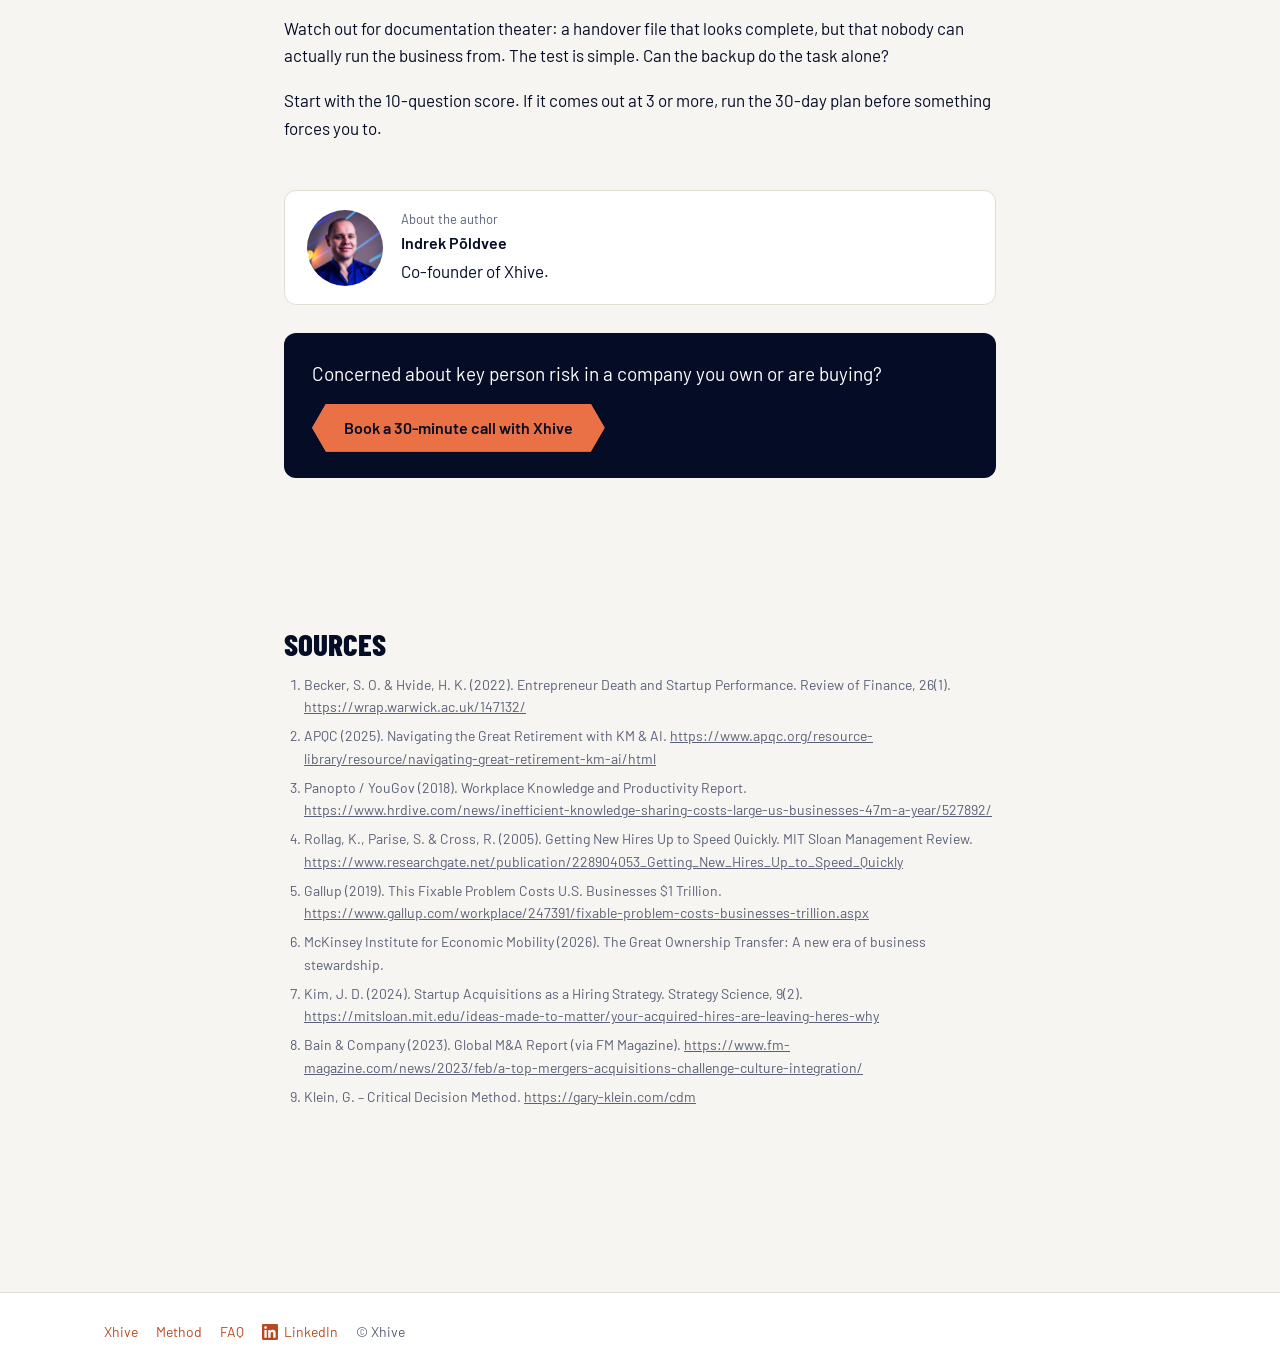
<file: blog/key-person-risk/index.html>
<!doctype html>
<html lang='en' class='en'>
<head>
<meta charset='utf-8'>
<meta name='viewport' content='width=device-width,initial-scale=1'>
<title>Key Man Risk: Meaning, Assessment &amp; How to Reduce It</title>
<meta name='description' content='Key man risk explained: what it is, how to score it with 10 questions, and six ways to reduce it before a sale, resignation or illness hits your business.'>
<link rel='canonical' href='https://xhive.ai/blog/key-person-risk/'>
<link rel='alternate' hreflang='en' href='https://xhive.ai/blog/key-person-risk/'>
<link rel='alternate' hreflang='et' href='https://xhive.ai/et/blogi/votmeisiku-risk/'>
<link rel='alternate' hreflang='x-default' href='https://xhive.ai/blog/key-person-risk/'>
<link rel='icon' type='image/svg+xml' href='../../brand/xhive-mark.svg'>
<link rel='preload' as='font' type='font/woff2' href='../../fonts/BarlowCondensed-Black.woff2' crossorigin>
<link rel='stylesheet' href='../../style.css'>
<link rel='stylesheet' href='../../extra.css'>
<script type='application/ld+json'>{"@context": "https://schema.org", "@graph": [{"@type": "Article", "headline": "Key Man Risk (Key Person Risk): Meaning, Assessment and How to Reduce It", "description": "Key man risk explained: what it is, how to score it with 10 questions, and six ways to reduce it before a sale, resignation or illness hits your business.", "mainEntityOfPage": "https://xhive.ai/blog/key-person-risk/", "inLanguage": "en", "author": {"@type": "Person", "name": "Indrek Põldvee", "worksFor": {"@type": "Organization", "name": "Xhive", "url": "https://xhive.ai/"}}, "publisher": {"@type": "Organization", "name": "Xhive", "url": "https://xhive.ai/", "logo": {"@type": "ImageObject", "url": "https://xhive.ai/brand/xhive-app-icon.png"}}}, {"@type": "FAQPage", "mainEntity": [{"@type": "Question", "name": "What is key man risk in simple terms?", "acceptedAnswer": {"@type": "Answer", "text": "It is the risk that a business suffers when one important person is no longer available. The person holds knowledge, relationships or decision-making power that nobody else has."}}, {"@type": "Question", "name": "Is key person risk the same as key man risk?", "acceptedAnswer": {"@type": "Answer", "text": "Yes. \"Key man risk\" is the older term; \"key person risk\" is the modern, gender-neutral version. Both describe the same exposure."}}, {"@type": "Question", "name": "Does key person insurance remove key person risk?", "acceptedAnswer": {"@type": "Answer", "text": "No. Insurance pays out money if a named person dies or becomes disabled. It does not preserve their knowledge or relationships, and it usually does not apply if they simply resign or retire."}}, {"@type": "Question", "name": "How do I identify the key people in my company?", "acceptedAnswer": {"@type": "Answer", "text": "Ask which tasks would stop, slow down or go wrong if a person were unavailable for three months, and who else could do each task today. People who appear repeatedly with no backup are your key people – regardless of their title."}}, {"@type": "Question", "name": "How long does it take to reduce key person risk?", "acceptedAnswer": {"@type": "Answer", "text": "Mapping and interviewing can be done in a few weeks. Transferring relationships and skills to a second person usually takes several months, which is why it is best started well before a planned sale or retirement."}}, {"@type": "Question", "name": "Why do buyers discount companies with high key person risk?", "acceptedAnswer": {"@type": "Answer", "text": "Because they are paying for future earnings. If those earnings depend on one person who may leave after the deal, the buyer either lowers the price, adds an earn-out or decides not to buy."}}]}, {"@type": "BreadcrumbList", "itemListElement": [{"@type": "ListItem", "position": 1, "name": "Xhive", "item": "https://xhive.ai/"}, {"@type": "ListItem", "position": 2, "name": "Blog", "item": "https://xhive.ai/blog/"}, {"@type": "ListItem", "position": 3, "name": "Key man risk", "item": "https://xhive.ai/blog/key-person-risk/"}]}]}</script>
</head>
<body>
<header><div class='wrap'><a class='logo' href='../../'><img src='../../brand/xhive-logo.svg' alt='Xhive'></a>
<div class='right'><nav><a href='../../#/meetod'>Method</a><a href='../../#/kkk'>FAQ</a><a href='../../blog/' class='cur'>Blog</a><a class='xh-btn xh-btn--outline xh-btn--sm' href='https://app.xhive.ai/'>Login</a></nav><div class='lang'><a class='on' href='../../'>EN</a><a href='../../et/blogi/votmeisiku-risk/'>ET</a></div></div></div></header>
<main>
<article class='post'>
<nav class='crumbs'><a href='../../'>Xhive</a> / <a href='../'>Blog</a></nav>
<div class='eyebrow'>Key person risk</div>
<h1>Key Man Risk (Key Person Risk): Meaning, Assessment and How to Reduce It</h1>
<p class='lede'>The owner says everything is documented. Then the sales manager who has looked after the two largest customers for twelve years hands in her notice, and nobody else has met the people who sign the orders.</p>
<p class='lede'>Key man risk – also called key person risk – is the risk that a business loses money, customers or the ability to operate when one specific person leaves, falls ill or dies. In most small and mid-sized companies it is not an insurance problem but a knowledge problem: pricing rules, customer relationships and know-how that live in one head and nowhere else.</p>
<p class='byline'>By Indrek Põldvee, co-founder of Xhive · Reading time ~11 min</p>
<nav class='toc' aria-label='In this article'><strong>In this article</strong><ol><li><a href='#what-is-key-man-risk'>What is key man risk?</a></li><li><a href='#key-man-risk-key-person-risk-key-person-dependency-what-s-th'>Key man risk, key person risk, key person dependency: what's the difference?</a></li><li><a href='#why-is-key-person-risk-a-knowledge-problem-not-an-insurance-'>Why is key person risk a knowledge problem, not an insurance problem?</a></li><li><a href='#how-big-is-the-risk-what-the-research-shows'>How big is the risk? What the research shows</a></li><li><a href='#key-person-risk-examples'>Key person risk examples</a></li><li><a href='#how-do-you-assess-key-person-risk'>How do you assess key person risk? (10-question score)</a></li><li><a href='#how-do-you-reduce-mitigate-key-person-risk'>How do you reduce (mitigate) key person risk?</a></li><li><a href='#a-30-day-plan-to-reduce-key-person-risk'>A 30-day plan to reduce key person risk</a></li><li><a href='#checklists-you-can-use-today'>Checklists you can use today</a></li><li><a href='#how-xhive-approaches-key-person-risk'>How Xhive approaches key person risk</a></li><li><a href='#why-buyers-care-key-person-risk-in-acquisitions'>Why buyers care: key person risk in acquisitions</a></li><li><a href='#questions-owners-and-buyers-ask-about-key-person-risk'>FAQ</a></li><li><a href='#the-plain-conclusion'>The plain conclusion</a></li></ol></nav>
<h2 id='what-is-key-man-risk'>What is key man risk?</h2>
<p>Key man risk is the exposure a company carries when a disproportionate share of its revenue, decisions or operational know-how depends on one individual. If that person stops being available – because they resign, retire, sell the company, get sick or die – the business loses something it cannot quickly replace.</p>
<p>The person is often the founder or owner, but not always. In many companies the key person is someone without a senior title: the sales manager who has handled the two largest customers for fifteen years, the warehouse lead who knows which supplier will deliver on a Saturday, or the bookkeeper who is the only one who understands how the old pricing spreadsheet really works.</p>
<p>A simple test: if this person were unreachable from Monday for three months, what would stop, slow down or go wrong? If the honest answer is "quite a lot", you have key man risk.</p>
<h2 id='key-man-risk-key-person-risk-key-person-dependency-what-s-th'>Key man risk, key person risk, key person dependency: what's the difference?</h2>
<p>The terms describe the same thing from slightly different angles:</p>
<table><thead><tr><th>Term</th><th>How it is usually used</th></tr></thead><tbody><tr><td>Key man risk</td><td>The older, most searched term. Common in insurance, lending and investment contexts.</td></tr><tr><td>Key person risk</td><td>The modern, gender-neutral version. Same meaning.</td></tr><tr><td>Key person dependency</td><td>Describes the cause: the business depends on one person. Often used in due diligence reports.</td></tr><tr><td>Owner dependency</td><td>A special case where the key person is the owner – the most common situation in founder-run SMEs.</td></tr><tr><td>Bus factor</td><td>A software term: how many people would have to disappear before a project stalls. A bus factor of one means one person is irreplaceable.</td></tr></tbody></table>
<p>We use "key person risk" in the rest of this article, but everything applies equally to key man risk.</p>
<h2 id='why-is-key-person-risk-a-knowledge-problem-not-an-insurance-'>Why is key person risk a knowledge problem, not an insurance problem?</h2>
<p>Search for "key person risk" and most of what you find is written by insurers. Their answer is key person insurance: a policy that pays the company a sum of money if a named person dies or becomes disabled.</p>
<p>Insurance can be useful. It buys time and covers lost profit while you recover. But it solves only the financial part of the problem. Insurance replaces money, not knowledge. The payout does not tell you which customers had a side agreement on payment terms, how the production scheduling actually works, or why the company never works with a particular supplier.</p>
<p>Research supports this. In a study published in the Review of Finance in 2022, economists Sascha Becker and Hans Hvide used Norwegian tax data on about 1,500 entrepreneurs who died unexpectedly. For larger startups, the average effect on sales was around 60%; for smaller ones, the loss showed up as lower survival. The key finding was why: the damage came from the entrepreneur's personal "specialness" – their specific knowledge and relationships – rather than from the leadership change itself. When the founder was only a financial investor and not running the business, the effect was much weaker.</p>
<p>In other words, the business did not suffer because the money left. It suffered because what the person knew left with them.</p>
<table><thead><tr><th></th><th>Key person insurance</th><th>Knowledge capture</th></tr></thead><tbody><tr><td>Covers lost profit and recruitment costs</td><td>Yes</td><td>No</td></tr><tr><td>Tells you who the customers trust and why</td><td>No</td><td>Yes</td></tr><tr><td>Preserves pricing logic, exceptions, supplier history</td><td>No</td><td>Yes</td></tr><tr><td>Helps when the person resigns (not dies)</td><td>Usually no</td><td>Yes</td></tr><tr><td>Helps during a sale or acquisition</td><td>No</td><td>Yes</td></tr><tr><td>Reduces the risk itself</td><td>No – it transfers the financial loss</td><td>Yes</td></tr></tbody></table>
<h2 id='how-big-is-the-risk-what-the-research-shows'>How big is the risk? What the research shows</h2>
<p>There is no single study that measures key person risk across all companies, but several reliable sources point in the same direction.</p>
<ul><li><strong>Knowledge is rarely captured.</strong> A 2025 APQC survey of 1,000 organisations found that only 8% consistently capture knowledge from employees who retire, and 16% do not try at all. The most common reason was simply not having enough time.</li><li><strong>Much of a person's knowledge is theirs alone.</strong> A 2018 Panopto/YouGov survey of US knowledge workers estimated that 42% of institutional knowledge is unique to the individual who holds it. The study was vendor-sponsored and covers large US employers, so treat the exact number with care. In small companies, where one person often covers several roles, the share is likely to be higher rather than lower.</li><li><strong>Replacing someone is slow and expensive.</strong> Research summarised in MIT Sloan Management Review (2005) found new professionals need about 20 weeks to reach full productivity and executives more than 26 weeks. Gallup (2019) estimates the cost of replacing an employee at one-half to two times their annual salary – and calls that conservative.</li><li><strong>Illness and death are a real cause of closures.</strong> McKinsey's 2026 report on small-business ownership transitions, based on US Census data, notes that roughly 6% of business closures are caused by the owner's illness or death.</li><li><strong>The risk spikes when ownership changes.</strong> Research by Wharton's Daniel Kim (2024), using US Census data on around 4,000 startup acquisitions, found that 33% of acquired employees left within a year, compared with 12% of comparable regular hires – and that these departures could largely be predicted before the deal.</li></ul>
<p>The pattern is consistent: knowledge concentrates in a few people, almost nobody captures it systematically, and the cost appears suddenly – usually at the worst possible moment.</p>
<h2 id='key-person-risk-examples'>Key person risk examples</h2>
<p>Key person risk shows up in a handful of recurring forms. The examples below are illustrative composites, not specific companies.</p>
<ul><li><strong>The owner who is also the salesperson.</strong> The top ten customers buy because of a personal relationship with the owner. Nobody else has met their decision-makers.</li><li><strong>The pricing keeper.</strong> Quotes are produced by one person using a spreadsheet, rules of thumb and memory of past deals. Margins quietly fall when someone else tries.</li><li><strong>The supplier whisperer.</strong> One buyer knows which supplier can be pushed, which one is reliable in a crisis and which terms were negotiated verbally years ago.</li><li><strong>The systems person.</strong> The ERP, the integrations or the old database were set up by one person. Documentation is "in their head" or in a folder only they can interpret.</li><li><strong>The licence or compliance holder.</strong> A permit, certification or regulatory relationship is tied to a named individual.</li></ul>
<p>Most companies have at least two of these. The danger is highest when the same person appears in several categories – usually the owner.</p>
<h2 id='how-do-you-assess-key-person-risk'>How do you assess key person risk?</h2>
<p>You can get a first estimate in under an hour. Answer the ten questions below with a simple yes or no. Every "yes" adds one point.</p>
<h3>Key person risk score – 10 questions</h3>
<div class='kpr-calc'><p class='kpr-hint'>Tick every question where the answer is yes.</p><ol><li><label><input type='checkbox'><span>Would any of our top five customers be at risk if one specific person left?</span></label></li><li><label><input type='checkbox'><span>Is pricing for non-standard orders decided by one person?</span></label></li><li><label><input type='checkbox'><span>Does one person hold key supplier relationships or verbal agreements?</span></label></li><li><label><input type='checkbox'><span>Are important approvals (payments, discounts, hiring) concentrated in one person?</span></label></li><li><label><input type='checkbox'><span>Is there a system or process that only one person can operate or fix?</span></label></li><li><label><input type='checkbox'><span>Is any licence, certification or regulatory contact tied to one person?</span></label></li><li><label><input type='checkbox'><span>Would a three-month absence of the owner noticeably reduce sales?</span></label></li><li><label><input type='checkbox'><span>Do new employees learn key tasks mainly by asking one person?</span></label></li><li><label><input type='checkbox'><span>Has a recent absence (holiday, illness) caused a decision to wait?</span></label></li><li><label><input type='checkbox'><span>If asked "where is this written down?", would the answer often be "nowhere"?</span></label></li></ol><div class='kpr-out' aria-live='polite'></div></div>
<h3>How to read the score</h3>
<table><thead><tr><th>Score</th><th>What it means</th><th>First step</th></tr></thead><tbody><tr><td>0–2</td><td>Low concentration. Knowledge is reasonably shared.</td><td>Review once a year.</td></tr><tr><td>3–5</td><td>Moderate. One absence could slow the business noticeably.</td><td>Map who knows what in the risky areas.</td></tr><tr><td>6–10</td><td>High. One resignation, illness or sale could stall parts of the business.</td><td>Start capturing knowledge from the key people now.</td></tr></tbody></table>
<p class='note'>This scoring framework is our own practical tool, not a validated academic scale. Its value is in forcing specific answers to questions most owners never ask out loud.</p>
<p>To go one step further, list your critical tasks and plot each one on two axes: how unique the knowledge is (how many people could do this today) and how big the impact is if it stops. Tasks in the top-right corner – high impact, held by one person – are your real key person risk. That is where to start.</p>
<h2 id='how-do-you-reduce-mitigate-key-person-risk'>How do you reduce (mitigate) key person risk?</h2>
<p>Reducing key person risk is not about making people replaceable. It is about making sure the business does not stop when one of them is unavailable. Six levers work in practice, roughly in this order:</p>
<p><strong>1. Map who knows what.</strong> You cannot reduce a risk you have not located. Use the matrix above and be honest: titles and org charts are misleading. The question is not "who is responsible" but "who actually knows".</p>
<p><strong>2. Interview the key people – about real situations, not processes.</strong> If you ask an experienced person "how do you do your job?", you get the official process. The valuable knowledge – judgement, exceptions, who to call – comes out when they describe specific events. This is the principle behind the Critical Decision Method, an interview technique developed in 1988 by Gary Klein and colleagues to capture the expertise of fire commanders. Ask: "Tell me about the last time something went wrong that only you could fix. What did you notice first? Who did you call? What would a newcomer have done?"</p>
<p><strong>3. Give every key customer a second contact.</strong> For each important customer, make sure at least one other person has a real relationship with their decision-maker – not just a name in the CRM.</p>
<p><strong>4. Write down decisions, not just procedures.</strong> Procedures describe the normal case. Businesses fail on the exceptions. Record the pricing rules, discount logic, supplier history and "why we don't do X" – the reasons behind decisions.</p>
<p><strong>5. Pair and shadow.</strong> Software teams raise their bus factor by having two people work on critical code. The same works for pricing, purchasing or key accounts: a second person handles the task under supervision until they can do it alone.</p>
<p><strong>6. Use contracts and insurance last, not first.</strong> Retention agreements, notice periods and key person insurance protect you financially. They do not reduce the underlying risk, so treat them as the final layer.</p>
<p>A practical timeline: steps 1–2 can be done in a few weeks. Steps 3–5 take months, because relationships and skills need time to transfer. That is why the best moment to start is before anything has happened.</p>
<h2 id='a-30-day-plan-to-reduce-key-person-risk'>A 30-day plan to reduce key person risk</h2>
<p>If your score above came out at 3 or more, this plan moves the most important knowledge out of one head and into the business within a month. It needs one owner or manager to drive it and about two hours a week.</p>
<h3>Week 1: Find the key people</h3>
<ul><li>Answer the 10 questions with two or three managers separately, then compare the answers.</li><li>List your 15 to 20 critical tasks and plot each one on the risk matrix.</li><li>Name the people in the top-right corner. In most small companies there are two to four.</li></ul>
<h3>Week 2: Interview them</h3>
<ul><li>Book 60 minutes with each key person. Explain the purpose: keeping the business running, not replacing them.</li><li>Ask about real situations, using the interview questions below. Record the conversation if they agree.</li><li>Check the most important answers with one colleague.</li></ul>
<h3>Week 3: Write down decisions and name backups</h3>
<ul><li>Turn each interview into a one-page summary: customers, pricing rules, suppliers, systems and recurring exceptions.</li><li>Name a backup person for every task in the top-right corner of the matrix.</li><li>Book the first customer meetings where the backup joins the key person.</li></ul>
<h3>Week 4: Test it</h3>
<ul><li>Let the backup handle one real task from start to finish while the key person only observes.</li><li>Fix what went wrong and update the one-page summary.</li><li>Put a quarterly review in the calendar and score the 10 questions again.</li></ul>
<h2 id='checklists-you-can-use-today'>Checklists you can use today</h2>
<p>Copy these into your own document or task list. Each item is something you can check off in one sitting.</p>
<h3>What to capture from each key person</h3>
<ul><li>Customers they own: decision-makers, history, informal agreements and open issues</li><li>Pricing: how non-standard prices and discounts are set, and where the limits are</li><li>Suppliers: real terms, verbal agreements and who to call in a crisis</li><li>Recurring tasks they do weekly, monthly or yearly that nobody else does</li><li>Approvals and decisions they make alone</li><li>Systems, spreadsheets and files only they use, and where they are stored</li><li>Access rights they control (transfer these through your administrator or password manager, never in a document)</li><li>Outside contacts: accountant, bank, authorities and partners</li><li>Known exceptions and workarounds</li><li>What a successor would most likely get wrong in the first month</li></ul>
<h3>10 interview questions for a key person</h3>
<ol><li>Tell me about the last time something went wrong that only you could fix.</li><li>What did you notice first that told you something was off?</li><li>Who did you call, and why that person?</li><li>What would someone new in your role have done differently, and what would it have cost?</li><li>Which customer would be unhappy within a month if you were away?</li><li>Which decision do you make every week that is not written down anywhere?</li><li>Where is the history of that decision stored?</li><li>What did you have to learn the hard way when you started in this role?</li><li>How long did it take before you stopped asking your predecessor questions?</li><li>If you were away for three months from Monday, what would break first?</li></ol>
<h3>Customer second-contact checklist</h3>
<ul><li>For each top-ten customer, write down who holds the relationship today</li><li>Name a second person for each customer and introduce them in a real meeting, not only by email</li><li>Make sure the second person knows the customer's decision-maker, buying cycle and special terms</li><li>After six months, check that the customer has contacted the second person directly at least once</li></ul>
<h2 id='how-xhive-approaches-key-person-risk'>How Xhive approaches key person risk</h2>
<p>Xhive does this work as a structured service for owners and for buyers of owner-run companies. The method has three steps:</p>
<ol><li><strong>Interview.</strong> We talk to the owner, the managers and the specialists who hold the knowledge. Each question builds on the previous answer and asks about real situations, not about the official process.</li><li><strong>Check.</strong> We compare the answers with each other and with the company's documents. Where they differ, we ask again.</li><li><strong>Map.</strong> The result is a map of who knows what. Each critical item gets one of three marks: write it down now, automate it, or already in place.</li></ol>
<p>A person reviews every finding before it goes into the report. Owners use the map to prepare for a sale, a succession or a long absence. Buyers use it during due diligence, before signing, while the seller is still available to fill the gaps.</p>
<h2 id='why-buyers-care-key-person-risk-in-acquisitions'>Why buyers care: key person risk in acquisitions</h2>
<p>Key person risk matters most when a company changes hands. A buyer pays for future cash flows. If those cash flows depend on a person who is about to leave, the buyer is paying for something that may not survive the deal.</p>
<p>Buyers respond in three ways: they lower the price (advisers commonly cite discounts of 10–25% of enterprise value for strong owner dependency), they shift risk back to the seller through an earn-out, or they walk away.</p>
<p>The research shows how often this is missed. Bain &amp; Company's 2023 M&amp;A report ranked people issues among the least accurate areas of due diligence. McKinsey's 2026 report on small-business ownership transfers lists key person risk as one of the main problems new owners face after a deal – together with sellers who disengage quickly after the sale, leaving little time to pass on what they know.</p>
<p>That last point is easy to overlook. Before signing, the seller is motivated to explain how the business works. After they have been paid, that motivation drops. The best time to capture the knowledge is during due diligence, not during the handover.</p>
<p>If you are buying a company, our <a href='../m-and-a-due-diligence-checklist/'>M&amp;A due diligence checklist</a> includes a full people and knowledge section. If you are planning to sell, see our guide to exit planning for business owners (coming soon).</p>
<h2 id='questions-owners-and-buyers-ask-about-key-person-risk'>Questions owners and buyers ask about key person risk</h2>
<dl class='faq'><dt>What is key man risk in simple terms?</dt><dd>It is the risk that a business suffers when one important person is no longer available. The person holds knowledge, relationships or decision-making power that nobody else has.</dd><dt>Is key person risk the same as key man risk?</dt><dd>Yes. "Key man risk" is the older term; "key person risk" is the modern, gender-neutral version. Both describe the same exposure.</dd><dt>Does key person insurance remove key person risk?</dt><dd>No. Insurance pays out money if a named person dies or becomes disabled. It does not preserve their knowledge or relationships, and it usually does not apply if they simply resign or retire.</dd><dt>How do I identify the key people in my company?</dt><dd>Ask which tasks would stop, slow down or go wrong if a person were unavailable for three months, and who else could do each task today. People who appear repeatedly with no backup are your key people – regardless of their title.</dd><dt>How long does it take to reduce key person risk?</dt><dd>Mapping and interviewing can be done in a few weeks. Transferring relationships and skills to a second person usually takes several months, which is why it is best started well before a planned sale or retirement.</dd><dt>Why do buyers discount companies with high key person risk?</dt><dd>Because they are paying for future earnings. If those earnings depend on one person who may leave after the deal, the buyer either lowers the price, adds an earn-out or decides not to buy.</dd></dl>
<h2 id='the-plain-conclusion'>The plain conclusion</h2>
<p>Reducing key person risk will not fix a weak business, a bad price or a shrinking market. Key person insurance will not fix it either; it only pays out money.</p>
<p>What it does fix is narrower and still valuable: the business keeps running when one person is not there. Customers have a second contact, pricing logic is written down, and a buyer can see what they are paying for.</p>
<p>Watch out for documentation theater: a handover file that looks complete, but that nobody can actually run the business from. The test is simple. Can the backup do the task alone?</p>
<p>Start with the 10-question score. If it comes out at 3 or more, run the 30-day plan before something forces you to.</p>
<aside class='author'><img src='../../team/indrek.jpg?v=3' alt='Indrek Põldvee' loading='lazy'><div><small>About the author</small><strong>Indrek Põldvee</strong><p>Co-founder of Xhive.</p><!-- AUTHOR_EXPERIENCE: Indrek fills in later --></div></aside>
<div class='post-cta xh-on-dark'><p>Concerned about key person risk in a company you own or are buying?</p><a class='xh-btn xh-btn--primary' href='../../#contact'>Book a 30-minute call with Xhive<span class='xh-btn__x' aria-hidden='true'></span></a></div>
<section class='sources'><h2 id='sources'>Sources</h2><ol><li>Becker, S. O. &amp; Hvide, H. K. (2022). Entrepreneur Death and Startup Performance. Review of Finance, 26(1). <a href='https://wrap.warwick.ac.uk/147132/' rel='noopener'>https://wrap.warwick.ac.uk/147132/</a></li><li>APQC (2025). Navigating the Great Retirement with KM &amp; AI. <a href='https://www.apqc.org/resource-library/resource/navigating-great-retirement-km-ai/html' rel='noopener'>https://www.apqc.org/resource-library/resource/navigating-great-retirement-km-ai/html</a></li><li>Panopto / YouGov (2018). Workplace Knowledge and Productivity Report. <a href='https://www.hrdive.com/news/inefficient-knowledge-sharing-costs-large-us-businesses-47m-a-year/527892/' rel='noopener'>https://www.hrdive.com/news/inefficient-knowledge-sharing-costs-large-us-businesses-47m-a-year/527892/</a></li><li>Rollag, K., Parise, S. &amp; Cross, R. (2005). Getting New Hires Up to Speed Quickly. MIT Sloan Management Review. <a href='https://www.researchgate.net/publication/228904053_Getting_New_Hires_Up_to_Speed_Quickly' rel='noopener'>https://www.researchgate.net/publication/228904053_Getting_New_Hires_Up_to_Speed_Quickly</a></li><li>Gallup (2019). This Fixable Problem Costs U.S. Businesses $1 Trillion. <a href='https://www.gallup.com/workplace/247391/fixable-problem-costs-businesses-trillion.aspx' rel='noopener'>https://www.gallup.com/workplace/247391/fixable-problem-costs-businesses-trillion.aspx</a></li><li>McKinsey Institute for Economic Mobility (2026). The Great Ownership Transfer: A new era of business stewardship.</li><li>Kim, J. D. (2024). Startup Acquisitions as a Hiring Strategy. Strategy Science, 9(2). <a href='https://mitsloan.mit.edu/ideas-made-to-matter/your-acquired-hires-are-leaving-heres-why' rel='noopener'>https://mitsloan.mit.edu/ideas-made-to-matter/your-acquired-hires-are-leaving-heres-why</a></li><li>Bain &amp; Company (2023). Global M&amp;A Report (via FM Magazine). <a href='https://www.fm-magazine.com/news/2023/feb/a-top-mergers-acquisitions-challenge-culture-integration/' rel='noopener'>https://www.fm-magazine.com/news/2023/feb/a-top-mergers-acquisitions-challenge-culture-integration/</a></li><li>Klein, G. – Critical Decision Method. <a href='https://gary-klein.com/cdm' rel='noopener'>https://gary-klein.com/cdm</a></li></ol></section>
</article>
</main>
<footer><div class='wrap'><a href='../../#/'>Xhive</a><a href='../../#/meetod' data-f='meetod'>Method</a><a href='../../#/kkk' data-f='kkk'>FAQ</a><a href='https://www.linkedin.com/company/xhive-ai/' target='_blank' rel='noopener' aria-label='Xhive on LinkedIn'><svg width='16' height='16' viewBox='0 0 24 24' fill='currentColor' aria-hidden='true' style='vertical-align:-3px;margin-right:6px'><path d='M20.45 20.45h-3.56v-5.57c0-1.33-.02-3.04-1.85-3.04-1.85 0-2.14 1.45-2.14 2.94v5.67H9.35V9h3.41v1.56h.05c.48-.9 1.64-1.850 3.37-1.85 3.6 0 4.27 2.37 4.27 5.46v6.28zM5.34 7.43a2.06 2.06 0 1 1 0-4.13 2.06 2.06 0 0 1 0 4.13zM7.12 20.45H3.56V9h3.56v11.45zM22.22 0H1.77C.79 0 0 .77 0 1.73v20.54C0 23.23.79 24 1.77 24h20.45c.98 0 1.78-.77 1.78-1.73V1.73C24 .77 23.2 0 22.22 0z'/></svg>LinkedIn</a>© Xhive</div></footer>
<script src='../../blog.js'></script>
</body>
</html>
</file>
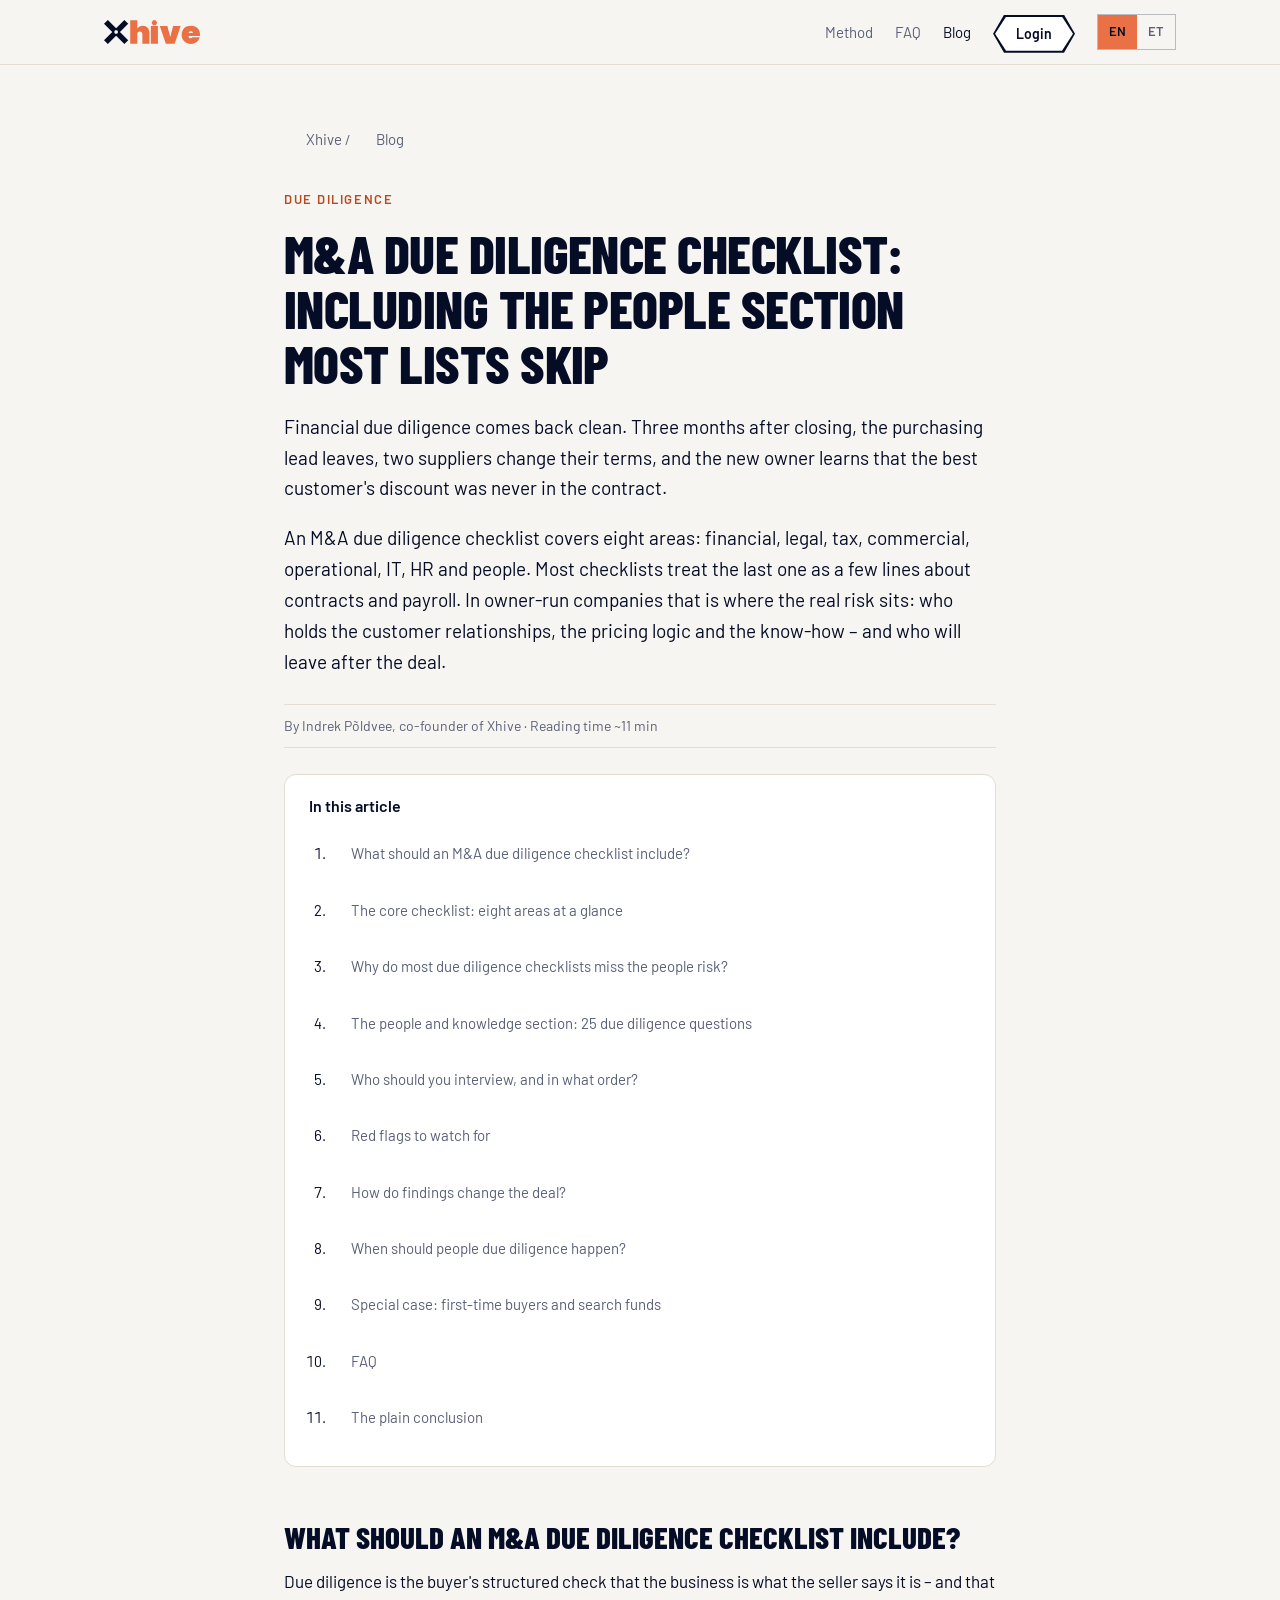
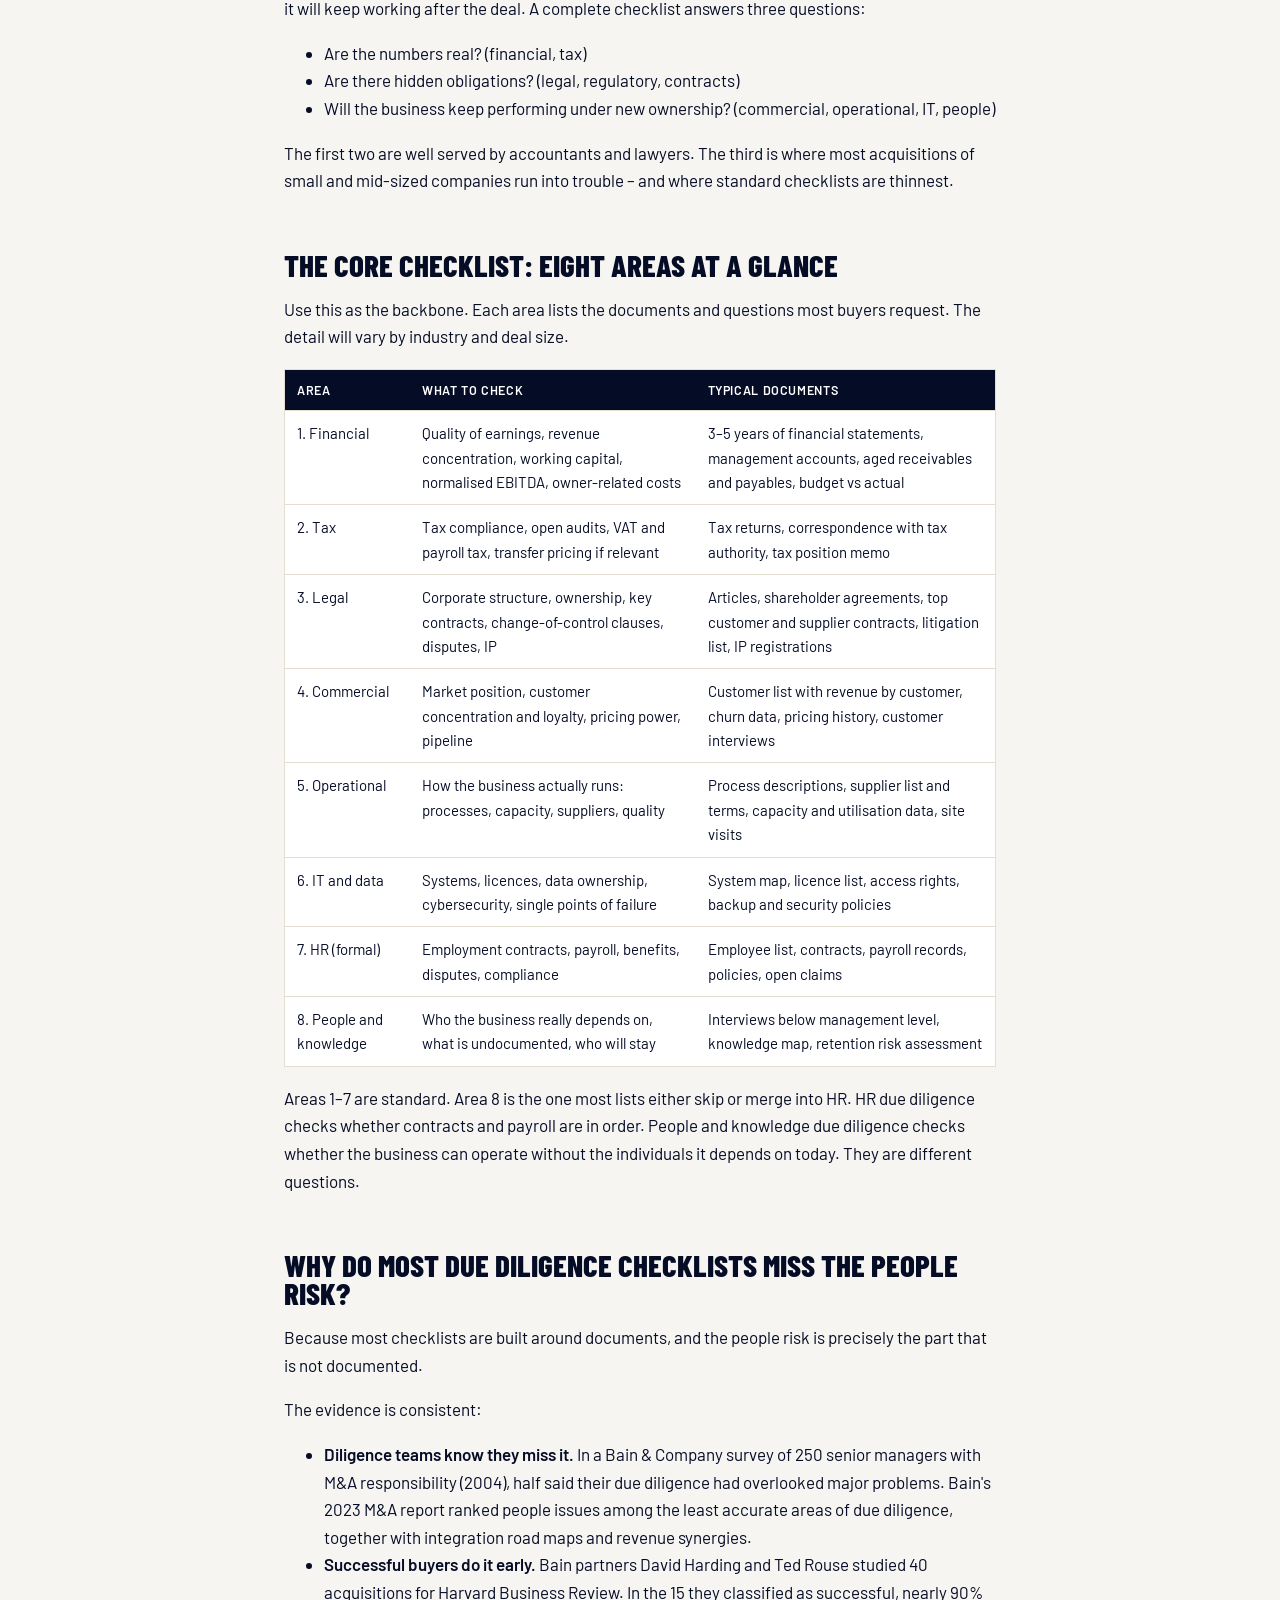
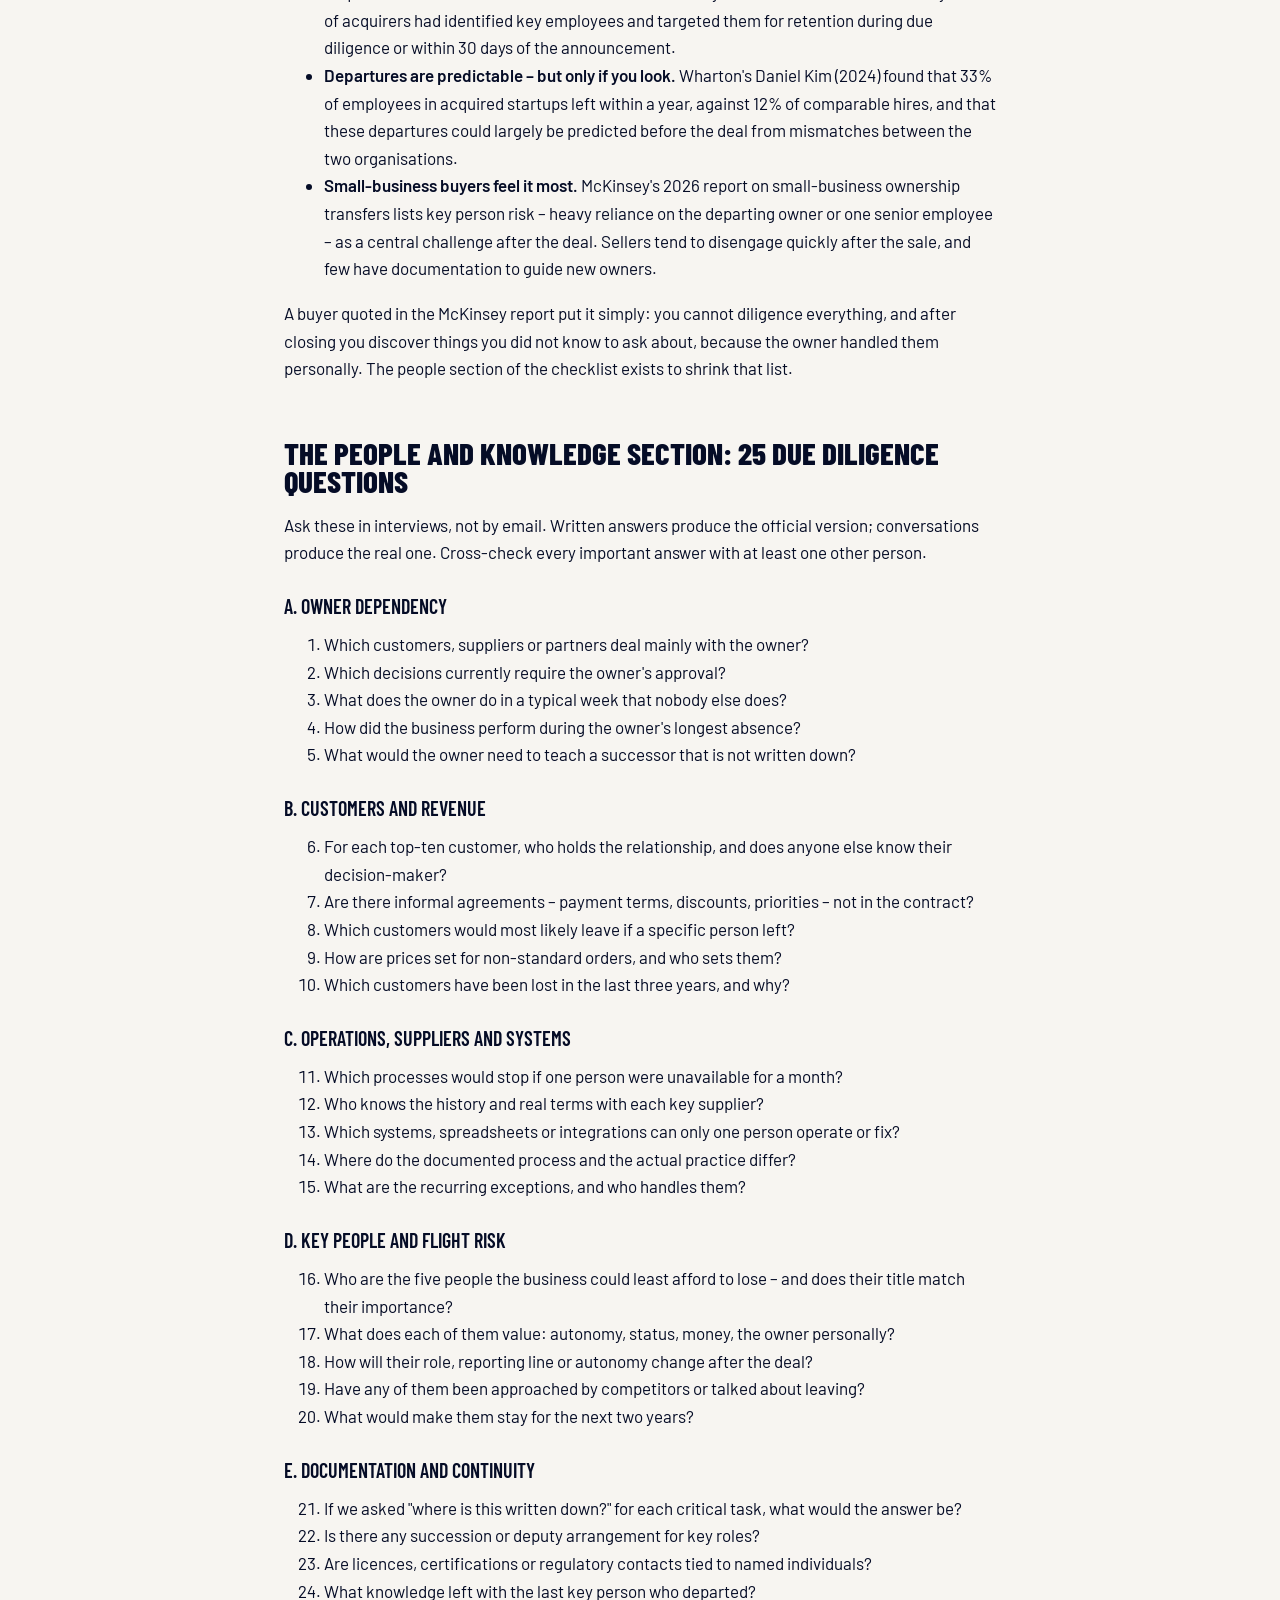
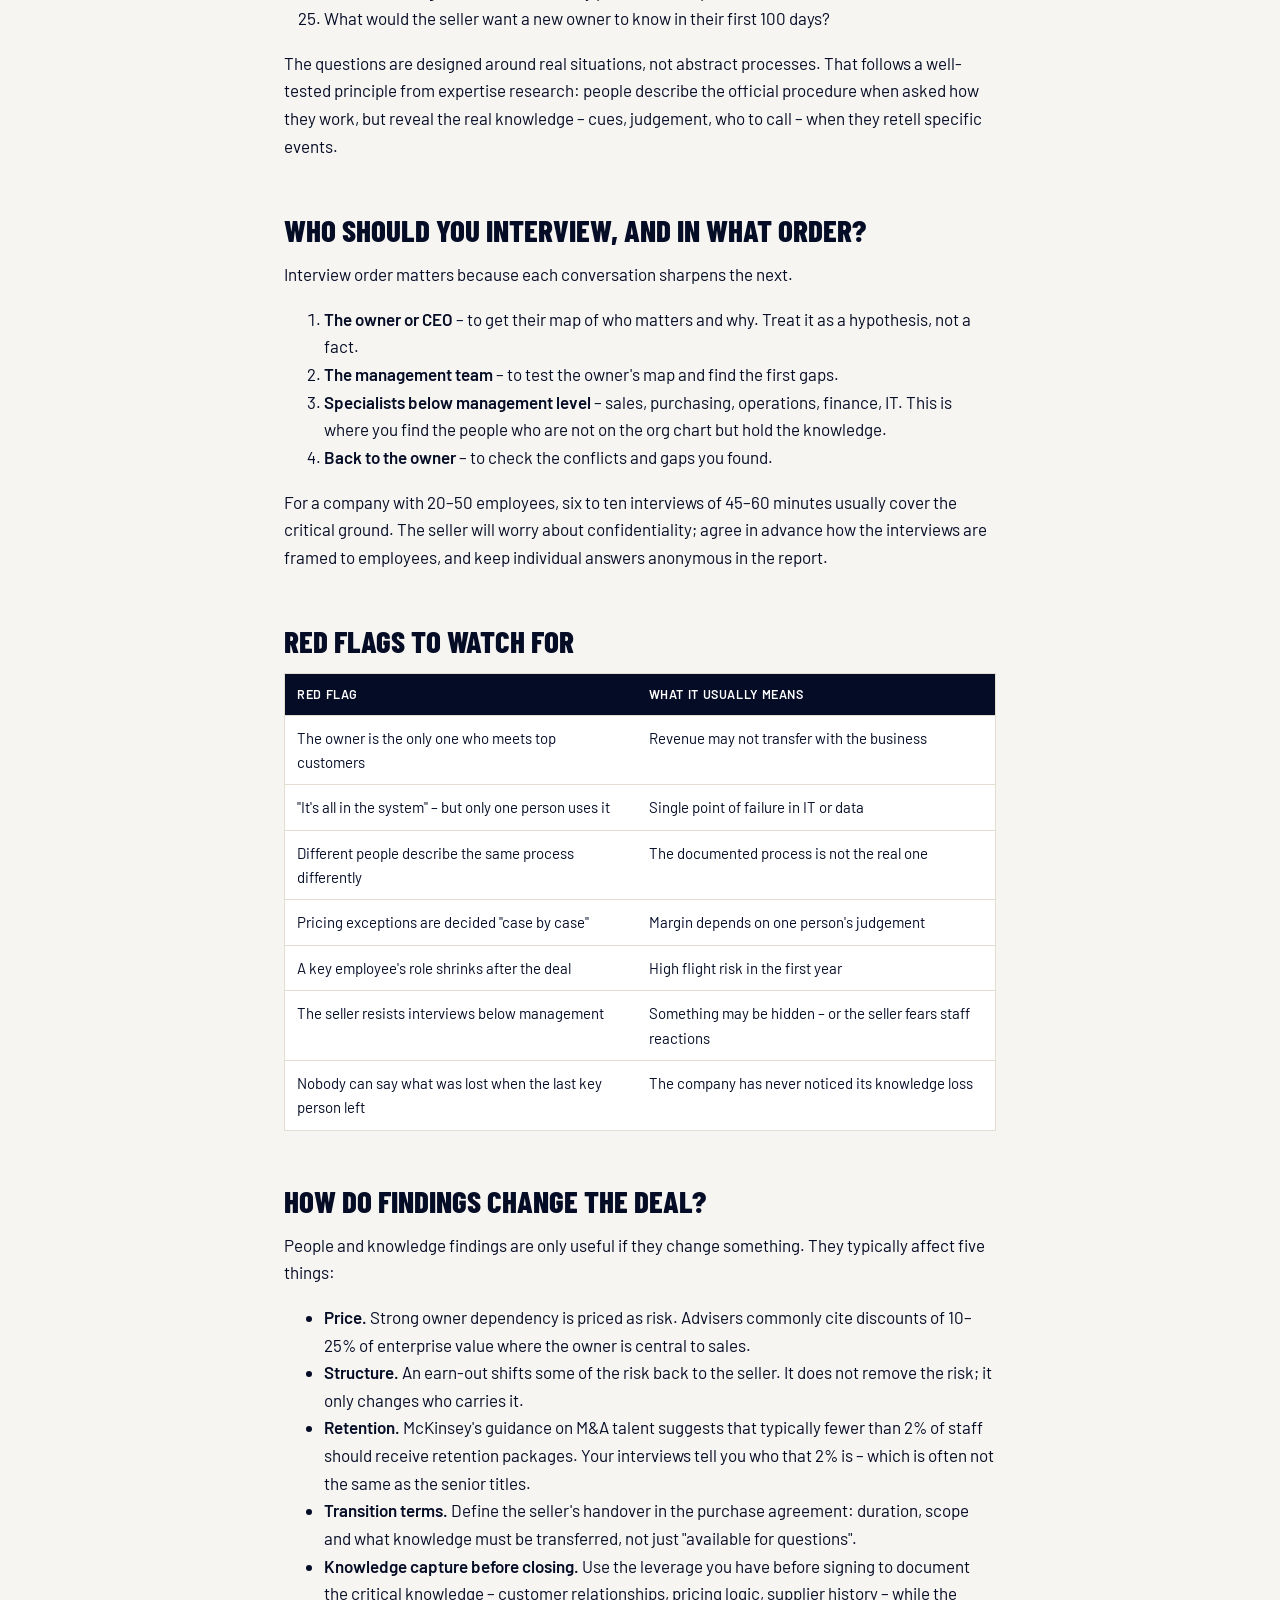
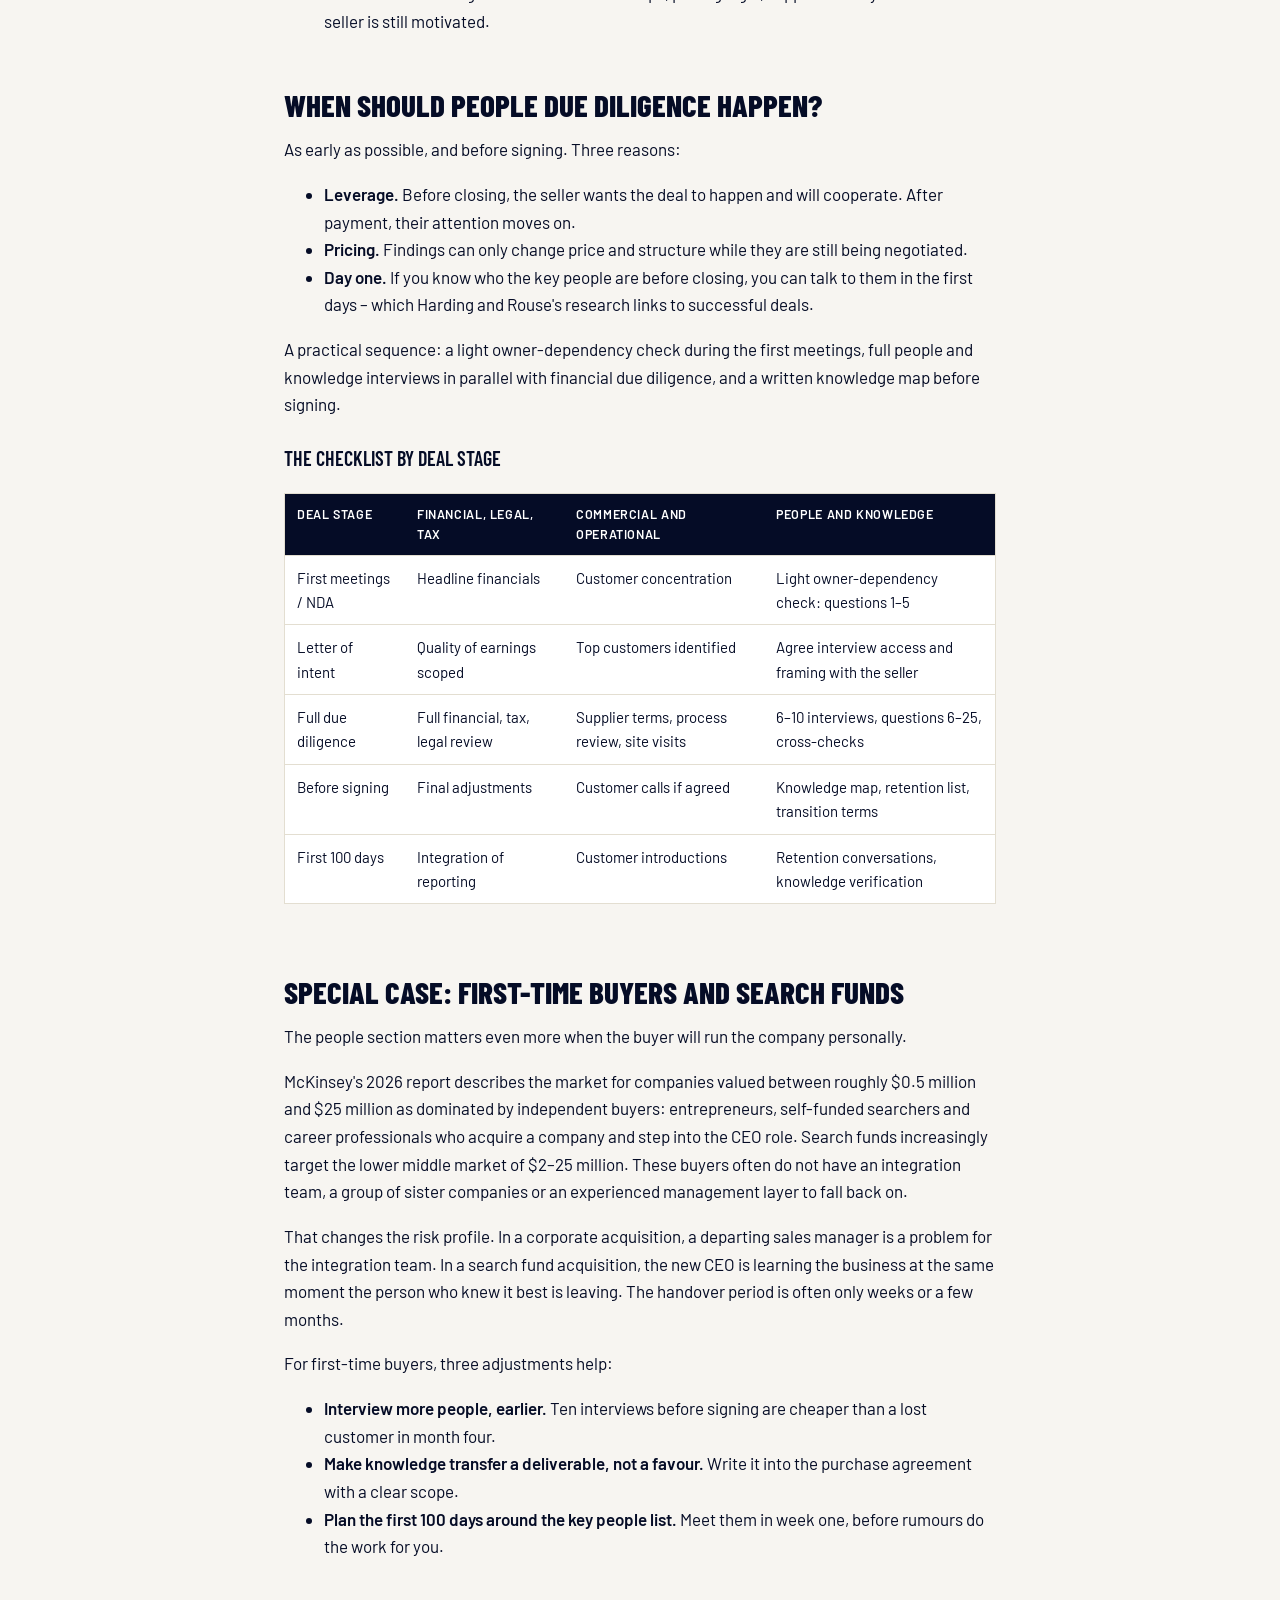
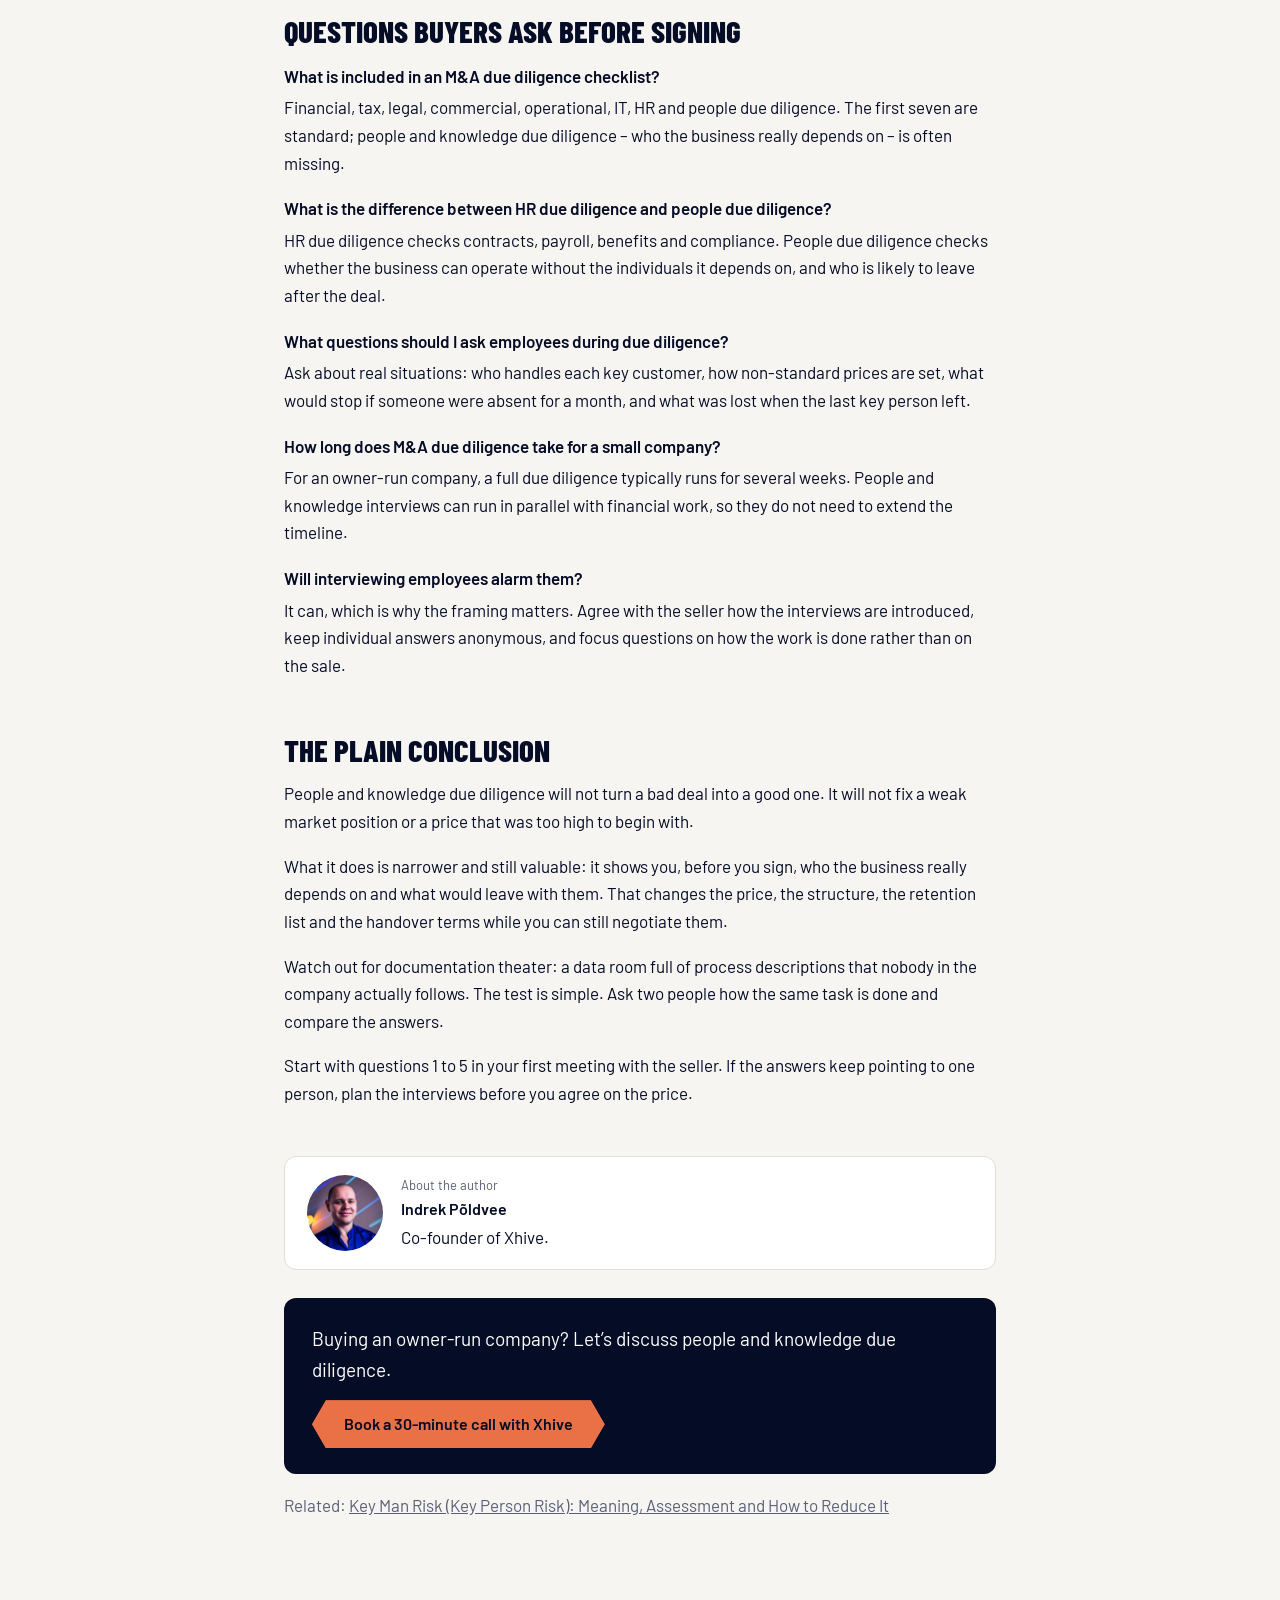
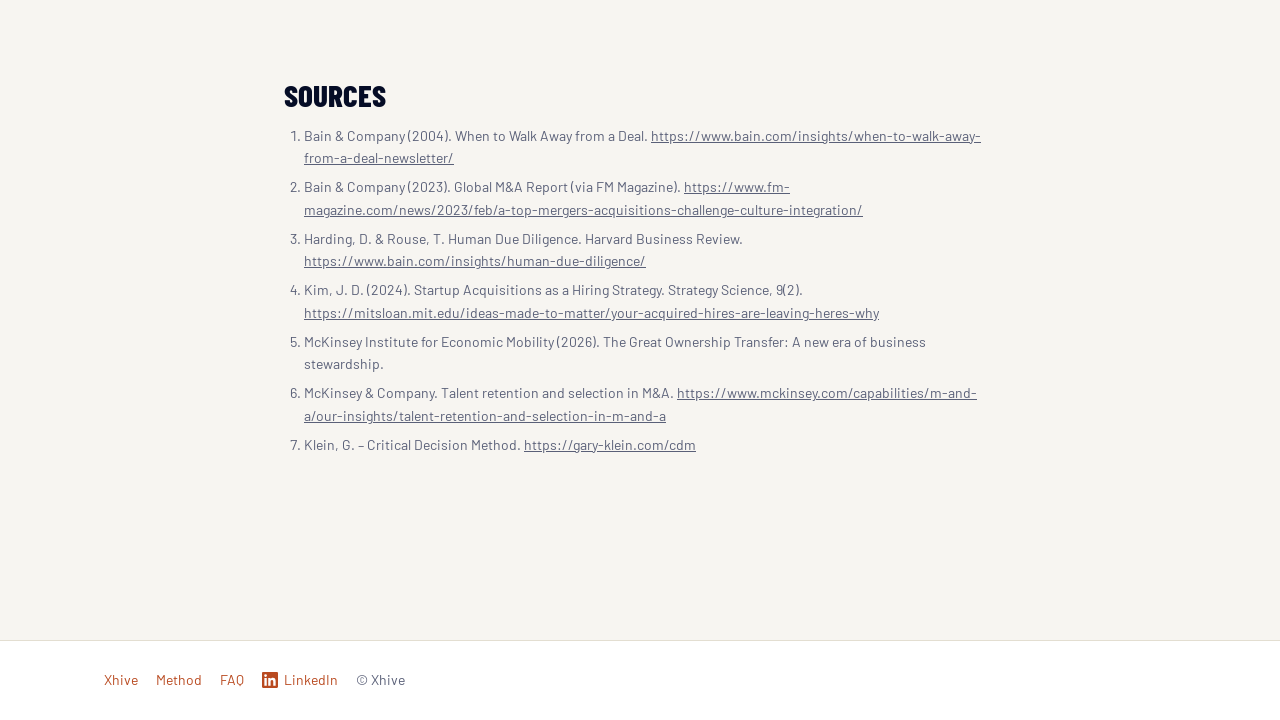
<file: blog/m-and-a-due-diligence-checklist/index.html>
<!doctype html>
<html lang='en' class='en'>
<head>
<meta charset='utf-8'>
<meta name='viewport' content='width=device-width,initial-scale=1'>
<title>M&amp;A Due Diligence Checklist (+ the People Section)</title>
<meta name='description' content='A complete M&amp;A due diligence checklist across eight areas, plus 25 people and knowledge questions most lists skip.'>
<link rel='canonical' href='https://xhive.ai/blog/m-and-a-due-diligence-checklist/'>
<link rel='alternate' hreflang='en' href='https://xhive.ai/blog/m-and-a-due-diligence-checklist/'>
<link rel='alternate' hreflang='et' href='https://xhive.ai/et/blogi/due-diligence-kontrollnimekiri/'>
<link rel='alternate' hreflang='x-default' href='https://xhive.ai/blog/m-and-a-due-diligence-checklist/'>
<link rel='icon' type='image/svg+xml' href='../../brand/xhive-mark.svg'>
<link rel='preload' as='font' type='font/woff2' href='../../fonts/BarlowCondensed-Black.woff2' crossorigin>
<link rel='stylesheet' href='../../style.css'>
<link rel='stylesheet' href='../../extra.css'>
<script type='application/ld+json'>{"@context": "https://schema.org", "@graph": [{"@type": "Article", "headline": "M&A Due Diligence Checklist: Including the People Section Most Lists Skip", "description": "A complete M&A due diligence checklist across eight areas, plus 25 people and knowledge questions most lists skip.", "mainEntityOfPage": "https://xhive.ai/blog/m-and-a-due-diligence-checklist/", "inLanguage": "en", "author": {"@type": "Person", "name": "Indrek Põldvee", "worksFor": {"@type": "Organization", "name": "Xhive", "url": "https://xhive.ai/"}}, "publisher": {"@type": "Organization", "name": "Xhive", "url": "https://xhive.ai/", "logo": {"@type": "ImageObject", "url": "https://xhive.ai/brand/xhive-app-icon.png"}}}, {"@type": "FAQPage", "mainEntity": [{"@type": "Question", "name": "What is included in an M&A due diligence checklist?", "acceptedAnswer": {"@type": "Answer", "text": "Financial, tax, legal, commercial, operational, IT, HR and people due diligence. The first seven are standard; people and knowledge due diligence – who the business really depends on – is often missing."}}, {"@type": "Question", "name": "What is the difference between HR due diligence and people due diligence?", "acceptedAnswer": {"@type": "Answer", "text": "HR due diligence checks contracts, payroll, benefits and compliance. People due diligence checks whether the business can operate without the individuals it depends on, and who is likely to leave after the deal."}}, {"@type": "Question", "name": "What questions should I ask employees during due diligence?", "acceptedAnswer": {"@type": "Answer", "text": "Ask about real situations: who handles each key customer, how non-standard prices are set, what would stop if someone were absent for a month, and what was lost when the last key person left."}}, {"@type": "Question", "name": "How long does M&A due diligence take for a small company?", "acceptedAnswer": {"@type": "Answer", "text": "For an owner-run company, a full due diligence typically runs for several weeks. People and knowledge interviews can run in parallel with financial work, so they do not need to extend the timeline."}}, {"@type": "Question", "name": "Will interviewing employees alarm them?", "acceptedAnswer": {"@type": "Answer", "text": "It can, which is why the framing matters. Agree with the seller how the interviews are introduced, keep individual answers anonymous, and focus questions on how the work is done rather than on the sale."}}]}, {"@type": "BreadcrumbList", "itemListElement": [{"@type": "ListItem", "position": 1, "name": "Xhive", "item": "https://xhive.ai/"}, {"@type": "ListItem", "position": 2, "name": "Blog", "item": "https://xhive.ai/blog/"}, {"@type": "ListItem", "position": 3, "name": "M&A due diligence checklist", "item": "https://xhive.ai/blog/m-and-a-due-diligence-checklist/"}]}]}</script>
</head>
<body>
<header><div class='wrap'><a class='logo' href='../../'><img src='../../brand/xhive-logo.svg' alt='Xhive'></a>
<div class='right'><nav><a href='../../#/meetod'>Method</a><a href='../../#/kkk'>FAQ</a><a href='../../blog/' class='cur'>Blog</a><a class='xh-btn xh-btn--outline xh-btn--sm' href='https://app.xhive.ai/'>Login</a></nav><div class='lang'><a class='on' href='../../'>EN</a><a href='../../et/blogi/due-diligence-kontrollnimekiri/'>ET</a></div></div></div></header>
<main>
<article class='post'>
<nav class='crumbs'><a href='../../'>Xhive</a> / <a href='../'>Blog</a></nav>
<div class='eyebrow'>Due diligence</div>
<h1>M&amp;A Due Diligence Checklist: Including the People Section Most Lists Skip</h1>
<p class='lede'>Financial due diligence comes back clean. Three months after closing, the purchasing lead leaves, two suppliers change their terms, and the new owner learns that the best customer's discount was never in the contract.</p>
<p class='lede'>An M&amp;A due diligence checklist covers eight areas: financial, legal, tax, commercial, operational, IT, HR and people. Most checklists treat the last one as a few lines about contracts and payroll. In owner-run companies that is where the real risk sits: who holds the customer relationships, the pricing logic and the know-how – and who will leave after the deal.</p>
<p class='byline'>By Indrek Põldvee, co-founder of Xhive · Reading time ~11 min</p>
<nav class='toc' aria-label='In this article'><strong>In this article</strong><ol><li><a href='#what-should-an-m-a-due-diligence-checklist-include'>What should an M&amp;A due diligence checklist include?</a></li><li><a href='#the-core-checklist-eight-areas-at-a-glance'>The core checklist: eight areas at a glance</a></li><li><a href='#why-do-most-due-diligence-checklists-miss-the-people-risk'>Why do most due diligence checklists miss the people risk?</a></li><li><a href='#the-people-and-knowledge-section-25-due-diligence-questions'>The people and knowledge section: 25 due diligence questions</a></li><li><a href='#who-should-you-interview-and-in-what-order'>Who should you interview, and in what order?</a></li><li><a href='#red-flags-to-watch-for'>Red flags to watch for</a></li><li><a href='#how-do-findings-change-the-deal'>How do findings change the deal?</a></li><li><a href='#when-should-people-due-diligence-happen'>When should people due diligence happen?</a></li><li><a href='#special-case-first-time-buyers-and-search-funds'>Special case: first-time buyers and search funds</a></li><li><a href='#questions-buyers-ask-before-signing'>FAQ</a></li><li><a href='#the-plain-conclusion'>The plain conclusion</a></li></ol></nav>
<h2 id='what-should-an-m-a-due-diligence-checklist-include'>What should an M&amp;A due diligence checklist include?</h2>
<p>Due diligence is the buyer's structured check that the business is what the seller says it is – and that it will keep working after the deal. A complete checklist answers three questions:</p>
<ul><li>Are the numbers real? (financial, tax)</li><li>Are there hidden obligations? (legal, regulatory, contracts)</li><li>Will the business keep performing under new ownership? (commercial, operational, IT, people)</li></ul>
<p>The first two are well served by accountants and lawyers. The third is where most acquisitions of small and mid-sized companies run into trouble – and where standard checklists are thinnest.</p>
<h2 id='the-core-checklist-eight-areas-at-a-glance'>The core checklist: eight areas at a glance</h2>
<p>Use this as the backbone. Each area lists the documents and questions most buyers request. The detail will vary by industry and deal size.</p>
<table><thead><tr><th>Area</th><th>What to check</th><th>Typical documents</th></tr></thead><tbody><tr><td>1. Financial</td><td>Quality of earnings, revenue concentration, working capital, normalised EBITDA, owner-related costs</td><td>3–5 years of financial statements, management accounts, aged receivables and payables, budget vs actual</td></tr><tr><td>2. Tax</td><td>Tax compliance, open audits, VAT and payroll tax, transfer pricing if relevant</td><td>Tax returns, correspondence with tax authority, tax position memo</td></tr><tr><td>3. Legal</td><td>Corporate structure, ownership, key contracts, change-of-control clauses, disputes, IP</td><td>Articles, shareholder agreements, top customer and supplier contracts, litigation list, IP registrations</td></tr><tr><td>4. Commercial</td><td>Market position, customer concentration and loyalty, pricing power, pipeline</td><td>Customer list with revenue by customer, churn data, pricing history, customer interviews</td></tr><tr><td>5. Operational</td><td>How the business actually runs: processes, capacity, suppliers, quality</td><td>Process descriptions, supplier list and terms, capacity and utilisation data, site visits</td></tr><tr><td>6. IT and data</td><td>Systems, licences, data ownership, cybersecurity, single points of failure</td><td>System map, licence list, access rights, backup and security policies</td></tr><tr><td>7. HR (formal)</td><td>Employment contracts, payroll, benefits, disputes, compliance</td><td>Employee list, contracts, payroll records, policies, open claims</td></tr><tr><td>8. People and knowledge</td><td>Who the business really depends on, what is undocumented, who will stay</td><td>Interviews below management level, knowledge map, retention risk assessment</td></tr></tbody></table>
<p>Areas 1–7 are standard. Area 8 is the one most lists either skip or merge into HR. HR due diligence checks whether contracts and payroll are in order. People and knowledge due diligence checks whether the business can operate without the individuals it depends on today. They are different questions.</p>
<h2 id='why-do-most-due-diligence-checklists-miss-the-people-risk'>Why do most due diligence checklists miss the people risk?</h2>
<p>Because most checklists are built around documents, and the people risk is precisely the part that is not documented.</p>
<p>The evidence is consistent:</p>
<ul><li><strong>Diligence teams know they miss it.</strong> In a Bain &amp; Company survey of 250 senior managers with M&amp;A responsibility (2004), half said their due diligence had overlooked major problems. Bain's 2023 M&amp;A report ranked people issues among the least accurate areas of due diligence, together with integration road maps and revenue synergies.</li><li><strong>Successful buyers do it early.</strong> Bain partners David Harding and Ted Rouse studied 40 acquisitions for Harvard Business Review. In the 15 they classified as successful, nearly 90% of acquirers had identified key employees and targeted them for retention during due diligence or within 30 days of the announcement.</li><li><strong>Departures are predictable – but only if you look.</strong> Wharton's Daniel Kim (2024) found that 33% of employees in acquired startups left within a year, against 12% of comparable hires, and that these departures could largely be predicted before the deal from mismatches between the two organisations.</li><li><strong>Small-business buyers feel it most.</strong> McKinsey's 2026 report on small-business ownership transfers lists key person risk – heavy reliance on the departing owner or one senior employee – as a central challenge after the deal. Sellers tend to disengage quickly after the sale, and few have documentation to guide new owners.</li></ul>
<p>A buyer quoted in the McKinsey report put it simply: you cannot diligence everything, and after closing you discover things you did not know to ask about, because the owner handled them personally. The people section of the checklist exists to shrink that list.</p>
<h2 id='the-people-and-knowledge-section-25-due-diligence-questions'>The people and knowledge section: 25 due diligence questions</h2>
<p>Ask these in interviews, not by email. Written answers produce the official version; conversations produce the real one. Cross-check every important answer with at least one other person.</p>
<h3>A. Owner dependency</h3>
<ol start='1'><li>Which customers, suppliers or partners deal mainly with the owner?</li><li>Which decisions currently require the owner's approval?</li><li>What does the owner do in a typical week that nobody else does?</li><li>How did the business perform during the owner's longest absence?</li><li>What would the owner need to teach a successor that is not written down?</li></ol>
<h3>B. Customers and revenue</h3>
<ol start='6'><li>For each top-ten customer, who holds the relationship, and does anyone else know their decision-maker?</li><li>Are there informal agreements – payment terms, discounts, priorities – not in the contract?</li><li>Which customers would most likely leave if a specific person left?</li><li>How are prices set for non-standard orders, and who sets them?</li><li>Which customers have been lost in the last three years, and why?</li></ol>
<h3>C. Operations, suppliers and systems</h3>
<ol start='11'><li>Which processes would stop if one person were unavailable for a month?</li><li>Who knows the history and real terms with each key supplier?</li><li>Which systems, spreadsheets or integrations can only one person operate or fix?</li><li>Where do the documented process and the actual practice differ?</li><li>What are the recurring exceptions, and who handles them?</li></ol>
<h3>D. Key people and flight risk</h3>
<ol start='16'><li>Who are the five people the business could least afford to lose – and does their title match their importance?</li><li>What does each of them value: autonomy, status, money, the owner personally?</li><li>How will their role, reporting line or autonomy change after the deal?</li><li>Have any of them been approached by competitors or talked about leaving?</li><li>What would make them stay for the next two years?</li></ol>
<h3>E. Documentation and continuity</h3>
<ol start='21'><li>If we asked "where is this written down?" for each critical task, what would the answer be?</li><li>Is there any succession or deputy arrangement for key roles?</li><li>Are licences, certifications or regulatory contacts tied to named individuals?</li><li>What knowledge left with the last key person who departed?</li><li>What would the seller want a new owner to know in their first 100 days?</li></ol>
<p>The questions are designed around real situations, not abstract processes. That follows a well-tested principle from expertise research: people describe the official procedure when asked how they work, but reveal the real knowledge – cues, judgement, who to call – when they retell specific events.</p>
<h2 id='who-should-you-interview-and-in-what-order'>Who should you interview, and in what order?</h2>
<p>Interview order matters because each conversation sharpens the next.</p>
<ol><li><strong>The owner or CEO</strong> – to get their map of who matters and why. Treat it as a hypothesis, not a fact.</li><li><strong>The management team</strong> – to test the owner's map and find the first gaps.</li><li><strong>Specialists below management level</strong> – sales, purchasing, operations, finance, IT. This is where you find the people who are not on the org chart but hold the knowledge.</li><li><strong>Back to the owner</strong> – to check the conflicts and gaps you found.</li></ol>
<p>For a company with 20–50 employees, six to ten interviews of 45–60 minutes usually cover the critical ground. The seller will worry about confidentiality; agree in advance how the interviews are framed to employees, and keep individual answers anonymous in the report.</p>
<h2 id='red-flags-to-watch-for'>Red flags to watch for</h2>
<table><thead><tr><th>Red flag</th><th>What it usually means</th></tr></thead><tbody><tr><td>The owner is the only one who meets top customers</td><td>Revenue may not transfer with the business</td></tr><tr><td>"It's all in the system" – but only one person uses it</td><td>Single point of failure in IT or data</td></tr><tr><td>Different people describe the same process differently</td><td>The documented process is not the real one</td></tr><tr><td>Pricing exceptions are decided "case by case"</td><td>Margin depends on one person's judgement</td></tr><tr><td>A key employee's role shrinks after the deal</td><td>High flight risk in the first year</td></tr><tr><td>The seller resists interviews below management</td><td>Something may be hidden – or the seller fears staff reactions</td></tr><tr><td>Nobody can say what was lost when the last key person left</td><td>The company has never noticed its knowledge loss</td></tr></tbody></table>
<h2 id='how-do-findings-change-the-deal'>How do findings change the deal?</h2>
<p>People and knowledge findings are only useful if they change something. They typically affect five things:</p>
<ul><li><strong>Price.</strong> Strong owner dependency is priced as risk. Advisers commonly cite discounts of 10–25% of enterprise value where the owner is central to sales.</li><li><strong>Structure.</strong> An earn-out shifts some of the risk back to the seller. It does not remove the risk; it only changes who carries it.</li><li><strong>Retention.</strong> McKinsey's guidance on M&amp;A talent suggests that typically fewer than 2% of staff should receive retention packages. Your interviews tell you who that 2% is – which is often not the same as the senior titles.</li><li><strong>Transition terms.</strong> Define the seller's handover in the purchase agreement: duration, scope and what knowledge must be transferred, not just "available for questions".</li><li><strong>Knowledge capture before closing.</strong> Use the leverage you have before signing to document the critical knowledge – customer relationships, pricing logic, supplier history – while the seller is still motivated.</li></ul>
<h2 id='when-should-people-due-diligence-happen'>When should people due diligence happen?</h2>
<p>As early as possible, and before signing. Three reasons:</p>
<ul><li><strong>Leverage.</strong> Before closing, the seller wants the deal to happen and will cooperate. After payment, their attention moves on.</li><li><strong>Pricing.</strong> Findings can only change price and structure while they are still being negotiated.</li><li><strong>Day one.</strong> If you know who the key people are before closing, you can talk to them in the first days – which Harding and Rouse's research links to successful deals.</li></ul>
<p>A practical sequence: a light owner-dependency check during the first meetings, full people and knowledge interviews in parallel with financial due diligence, and a written knowledge map before signing.</p>
<h3>The checklist by deal stage</h3>
<div class='tscroll'><table><thead><tr><th>Deal stage</th><th>Financial, legal, tax</th><th>Commercial and operational</th><th>People and knowledge</th></tr></thead><tbody><tr><td>First meetings / NDA</td><td>Headline financials</td><td>Customer concentration</td><td>Light owner-dependency check: questions 1–5</td></tr><tr><td>Letter of intent</td><td>Quality of earnings scoped</td><td>Top customers identified</td><td>Agree interview access and framing with the seller</td></tr><tr><td>Full due diligence</td><td>Full financial, tax, legal review</td><td>Supplier terms, process review, site visits</td><td>6–10 interviews, questions 6–25, cross-checks</td></tr><tr><td>Before signing</td><td>Final adjustments</td><td>Customer calls if agreed</td><td>Knowledge map, retention list, transition terms</td></tr><tr><td>First 100 days</td><td>Integration of reporting</td><td>Customer introductions</td><td>Retention conversations, knowledge verification</td></tr></tbody></table></div>
<h2 id='special-case-first-time-buyers-and-search-funds'>Special case: first-time buyers and search funds</h2>
<p>The people section matters even more when the buyer will run the company personally.</p>
<p>McKinsey's 2026 report describes the market for companies valued between roughly $0.5 million and $25 million as dominated by independent buyers: entrepreneurs, self-funded searchers and career professionals who acquire a company and step into the CEO role. Search funds increasingly target the lower middle market of $2–25 million. These buyers often do not have an integration team, a group of sister companies or an experienced management layer to fall back on.</p>
<p>That changes the risk profile. In a corporate acquisition, a departing sales manager is a problem for the integration team. In a search fund acquisition, the new CEO is learning the business at the same moment the person who knew it best is leaving. The handover period is often only weeks or a few months.</p>
<p>For first-time buyers, three adjustments help:</p>
<ul><li><strong>Interview more people, earlier.</strong> Ten interviews before signing are cheaper than a lost customer in month four.</li><li><strong>Make knowledge transfer a deliverable, not a favour.</strong> Write it into the purchase agreement with a clear scope.</li><li><strong>Plan the first 100 days around the key people list.</strong> Meet them in week one, before rumours do the work for you.</li></ul>
<h2 id='questions-buyers-ask-before-signing'>Questions buyers ask before signing</h2>
<dl class='faq'><dt>What is included in an M&amp;A due diligence checklist?</dt><dd>Financial, tax, legal, commercial, operational, IT, HR and people due diligence. The first seven are standard; people and knowledge due diligence – who the business really depends on – is often missing.</dd><dt>What is the difference between HR due diligence and people due diligence?</dt><dd>HR due diligence checks contracts, payroll, benefits and compliance. People due diligence checks whether the business can operate without the individuals it depends on, and who is likely to leave after the deal.</dd><dt>What questions should I ask employees during due diligence?</dt><dd>Ask about real situations: who handles each key customer, how non-standard prices are set, what would stop if someone were absent for a month, and what was lost when the last key person left.</dd><dt>How long does M&amp;A due diligence take for a small company?</dt><dd>For an owner-run company, a full due diligence typically runs for several weeks. People and knowledge interviews can run in parallel with financial work, so they do not need to extend the timeline.</dd><dt>Will interviewing employees alarm them?</dt><dd>It can, which is why the framing matters. Agree with the seller how the interviews are introduced, keep individual answers anonymous, and focus questions on how the work is done rather than on the sale.</dd></dl>
<h2 id='the-plain-conclusion'>The plain conclusion</h2>
<p>People and knowledge due diligence will not turn a bad deal into a good one. It will not fix a weak market position or a price that was too high to begin with.</p>
<p>What it does is narrower and still valuable: it shows you, before you sign, who the business really depends on and what would leave with them. That changes the price, the structure, the retention list and the handover terms while you can still negotiate them.</p>
<p>Watch out for documentation theater: a data room full of process descriptions that nobody in the company actually follows. The test is simple. Ask two people how the same task is done and compare the answers.</p>
<p>Start with questions 1 to 5 in your first meeting with the seller. If the answers keep pointing to one person, plan the interviews before you agree on the price.</p>
<aside class='author'><img src='../../team/indrek.jpg?v=3' alt='Indrek Põldvee' loading='lazy'><div><small>About the author</small><strong>Indrek Põldvee</strong><p>Co-founder of Xhive.</p><!-- AUTHOR_EXPERIENCE: Indrek fills in later --></div></aside>
<div class='post-cta xh-on-dark'><p>Buying an owner-run company? Let’s discuss people and knowledge due diligence.</p><a class='xh-btn xh-btn--primary' href='../../#contact'>Book a 30-minute call with Xhive<span class='xh-btn__x' aria-hidden='true'></span></a></div>
<p class='related'>Related: <a href='../key-person-risk/'>Key Man Risk (Key Person Risk): Meaning, Assessment and How to Reduce It</a></p>
<section class='sources'><h2 id='sources'>Sources</h2><ol><li>Bain &amp; Company (2004). When to Walk Away from a Deal. <a href='https://www.bain.com/insights/when-to-walk-away-from-a-deal-newsletter/' rel='noopener'>https://www.bain.com/insights/when-to-walk-away-from-a-deal-newsletter/</a></li><li>Bain &amp; Company (2023). Global M&amp;A Report (via FM Magazine). <a href='https://www.fm-magazine.com/news/2023/feb/a-top-mergers-acquisitions-challenge-culture-integration/' rel='noopener'>https://www.fm-magazine.com/news/2023/feb/a-top-mergers-acquisitions-challenge-culture-integration/</a></li><li>Harding, D. &amp; Rouse, T. Human Due Diligence. Harvard Business Review. <a href='https://www.bain.com/insights/human-due-diligence/' rel='noopener'>https://www.bain.com/insights/human-due-diligence/</a></li><li>Kim, J. D. (2024). Startup Acquisitions as a Hiring Strategy. Strategy Science, 9(2). <a href='https://mitsloan.mit.edu/ideas-made-to-matter/your-acquired-hires-are-leaving-heres-why' rel='noopener'>https://mitsloan.mit.edu/ideas-made-to-matter/your-acquired-hires-are-leaving-heres-why</a></li><li>McKinsey Institute for Economic Mobility (2026). The Great Ownership Transfer: A new era of business stewardship.</li><li>McKinsey &amp; Company. Talent retention and selection in M&amp;A. <a href='https://www.mckinsey.com/capabilities/m-and-a/our-insights/talent-retention-and-selection-in-m-and-a' rel='noopener'>https://www.mckinsey.com/capabilities/m-and-a/our-insights/talent-retention-and-selection-in-m-and-a</a></li><li>Klein, G. – Critical Decision Method. <a href='https://gary-klein.com/cdm' rel='noopener'>https://gary-klein.com/cdm</a></li></ol></section>
</article>
</main>
<footer><div class='wrap'><a href='../../#/'>Xhive</a><a href='../../#/meetod' data-f='meetod'>Method</a><a href='../../#/kkk' data-f='kkk'>FAQ</a><a href='https://www.linkedin.com/company/xhive-ai/' target='_blank' rel='noopener' aria-label='Xhive on LinkedIn'><svg width='16' height='16' viewBox='0 0 24 24' fill='currentColor' aria-hidden='true' style='vertical-align:-3px;margin-right:6px'><path d='M20.45 20.45h-3.56v-5.57c0-1.33-.02-3.04-1.85-3.04-1.85 0-2.14 1.45-2.14 2.94v5.67H9.35V9h3.41v1.56h.05c.48-.9 1.64-1.850 3.37-1.85 3.6 0 4.27 2.37 4.27 5.46v6.28zM5.34 7.43a2.06 2.06 0 1 1 0-4.13 2.06 2.06 0 0 1 0 4.13zM7.12 20.45H3.56V9h3.56v11.45zM22.22 0H1.77C.79 0 0 .77 0 1.73v20.54C0 23.23.79 24 1.77 24h20.45c.98 0 1.78-.77 1.78-1.73V1.73C24 .77 23.2 0 22.22 0z'/></svg>LinkedIn</a>© Xhive</div></footer>
<script src='../../blog.js'></script>
</body>
</html>
</file>
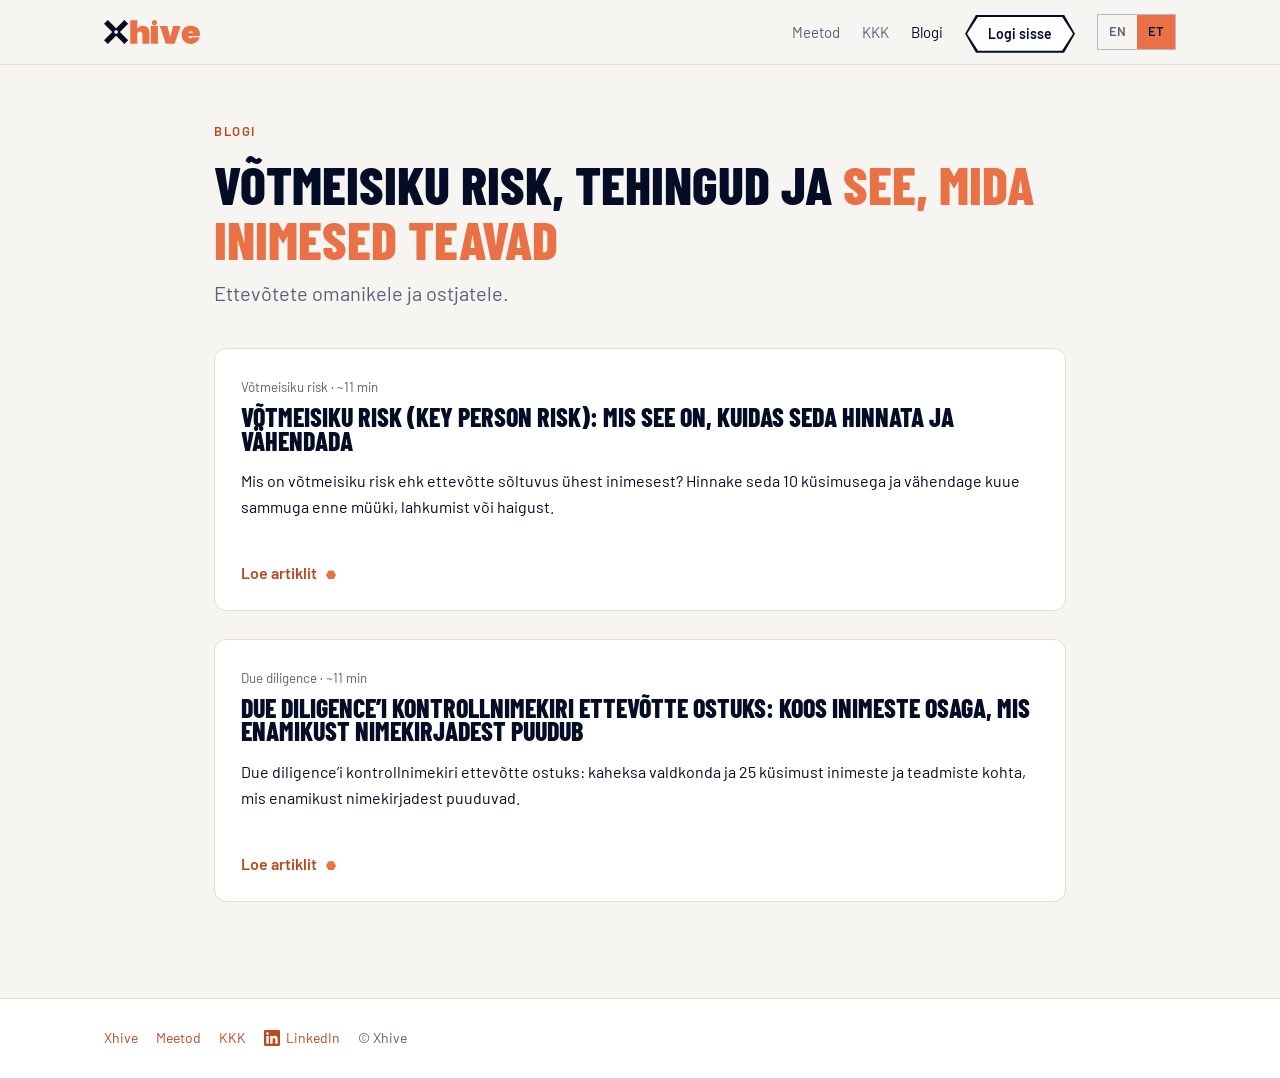
<file: et/blogi/index.html>
<!doctype html>
<html lang='et' class='et'>
<head>
<meta charset='utf-8'>
<meta name='viewport' content='width=device-width,initial-scale=1'>
<title>Blogi – Xhive</title>
<meta name='description' content='Artiklid võtmeisiku riskist, due diligence’ist ja sellest, kuidas võtmeinimeste teadmised ettevõttesse jäävad.'>
<link rel='canonical' href='https://xhive.ai/et/blogi/'>
<link rel='alternate' hreflang='en' href='https://xhive.ai/blog/'>
<link rel='alternate' hreflang='et' href='https://xhive.ai/et/blogi/'>
<link rel='alternate' hreflang='x-default' href='https://xhive.ai/blog/'>
<link rel='icon' type='image/svg+xml' href='../../brand/xhive-mark.svg'>
<link rel='preload' as='font' type='font/woff2' href='../../fonts/BarlowCondensed-Black.woff2' crossorigin>
<link rel='stylesheet' href='../../style.css'>
<link rel='stylesheet' href='../../extra.css'>
<script type='application/ld+json'>{"@context": "https://schema.org", "@type": "Blog", "name": "Xhive blogi", "url": "https://xhive.ai/et/blogi/", "inLanguage": "et", "publisher": {"@type": "Organization", "name": "Xhive", "url": "https://xhive.ai/"}}</script>
</head>
<body>
<header><div class='wrap'><a class='logo' href='../'><img src='../../brand/xhive-logo.svg' alt='Xhive'></a>
<div class='right'><nav><a href='../#/meetod'>Meetod</a><a href='../#/kkk'>KKK</a><a href='./' class='cur'>Blogi</a><a class='xh-btn xh-btn--outline xh-btn--sm' href='https://app.xhive.ai/'>Logi sisse</a></nav><div class='lang'><a href='../../blog/'>EN</a><a class='on' href='./' aria-current='true'>ET</a></div></div></div></header>
<main>
<section class=blog-list>
<div class=eyebrow>Blogi</div>
<h1>Võtmeisiku risk, tehingud ja <em>see, mida inimesed teavad</em></h1>
<p class=lead>Ettevõtete omanikele ja ostjatele.</p>
<a class=blog-card href=votmeisiku-risk/><small>Võtmeisiku risk · ~11 min</small><h2>Võtmeisiku risk (key person risk): mis see on, kuidas seda hinnata ja vähendada</h2><p>Mis on võtmeisiku risk ehk ettevõtte sõltuvus ühest inimesest? Hinnake seda 10 küsimusega ja vähendage kuue sammuga enne müüki, lahkumist või haigust.</p><span class=xh-link>Loe artiklit</span></a>
<a class=blog-card href=due-diligence-kontrollnimekiri/><small>Due diligence · ~11 min</small><h2>Due diligence’i kontrollnimekiri ettevõtte ostuks: koos inimeste osaga, mis enamikust nimekirjadest puudub</h2><p>Due diligence’i kontrollnimekiri ettevõtte ostuks: kaheksa valdkonda ja 25 küsimust inimeste ja teadmiste kohta, mis enamikust nimekirjadest puuduvad.</p><span class=xh-link>Loe artiklit</span></a>
</section>
</main>
<footer><div class='wrap'><a href='../#/'>Xhive</a><a href='../#/meetod' data-f='meetod'>Meetod</a><a href='../#/kkk' data-f='kkk'>KKK</a><a href='https://www.linkedin.com/company/xhive-ai/' target='_blank' rel='noopener' aria-label='Xhive LinkedInis'><svg width='16' height='16' viewBox='0 0 24 24' fill='currentColor' aria-hidden='true' style='vertical-align:-3px;margin-right:6px'><path d='M20.45 20.45h-3.56v-5.57c0-1.33-.02-3.04-1.85-3.04-1.85 0-2.14 1.45-2.14 2.94v5.67H9.35V9h3.41v1.56h.05c.48-.9 1.64-1.850 3.37-1.85 3.6 0 4.27 2.37 4.27 5.46v6.28zM5.34 7.43a2.06 2.06 0 1 1 0-4.13 2.06 2.06 0 0 1 0 4.13zM7.12 20.45H3.56V9h3.56v11.45zM22.22 0H1.77C.79 0 0 .77 0 1.73v20.54C0 23.23.79 24 1.77 24h20.45c.98 0 1.78-.77 1.78-1.73V1.73C24 .77 23.2 0 22.22 0z'/></svg>LinkedIn</a>© Xhive</div></footer>
</body>
</html>
</file>
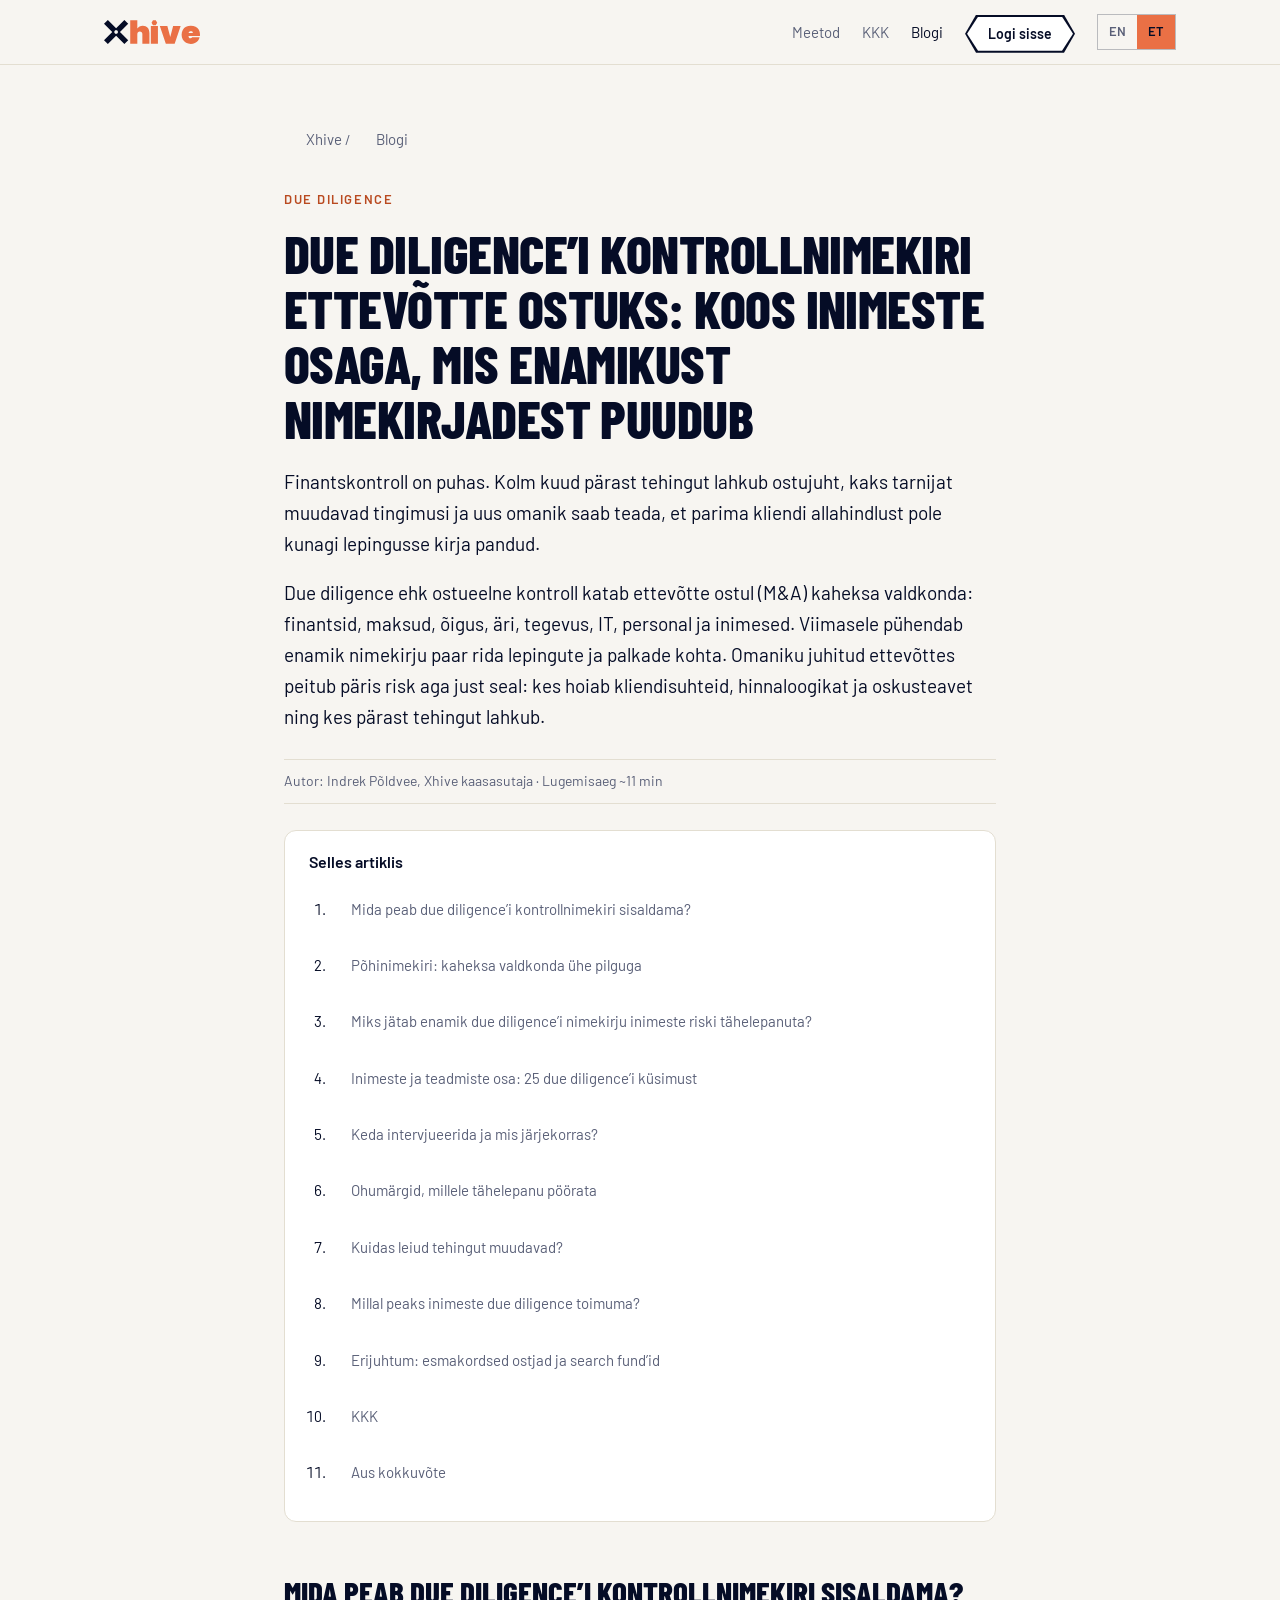
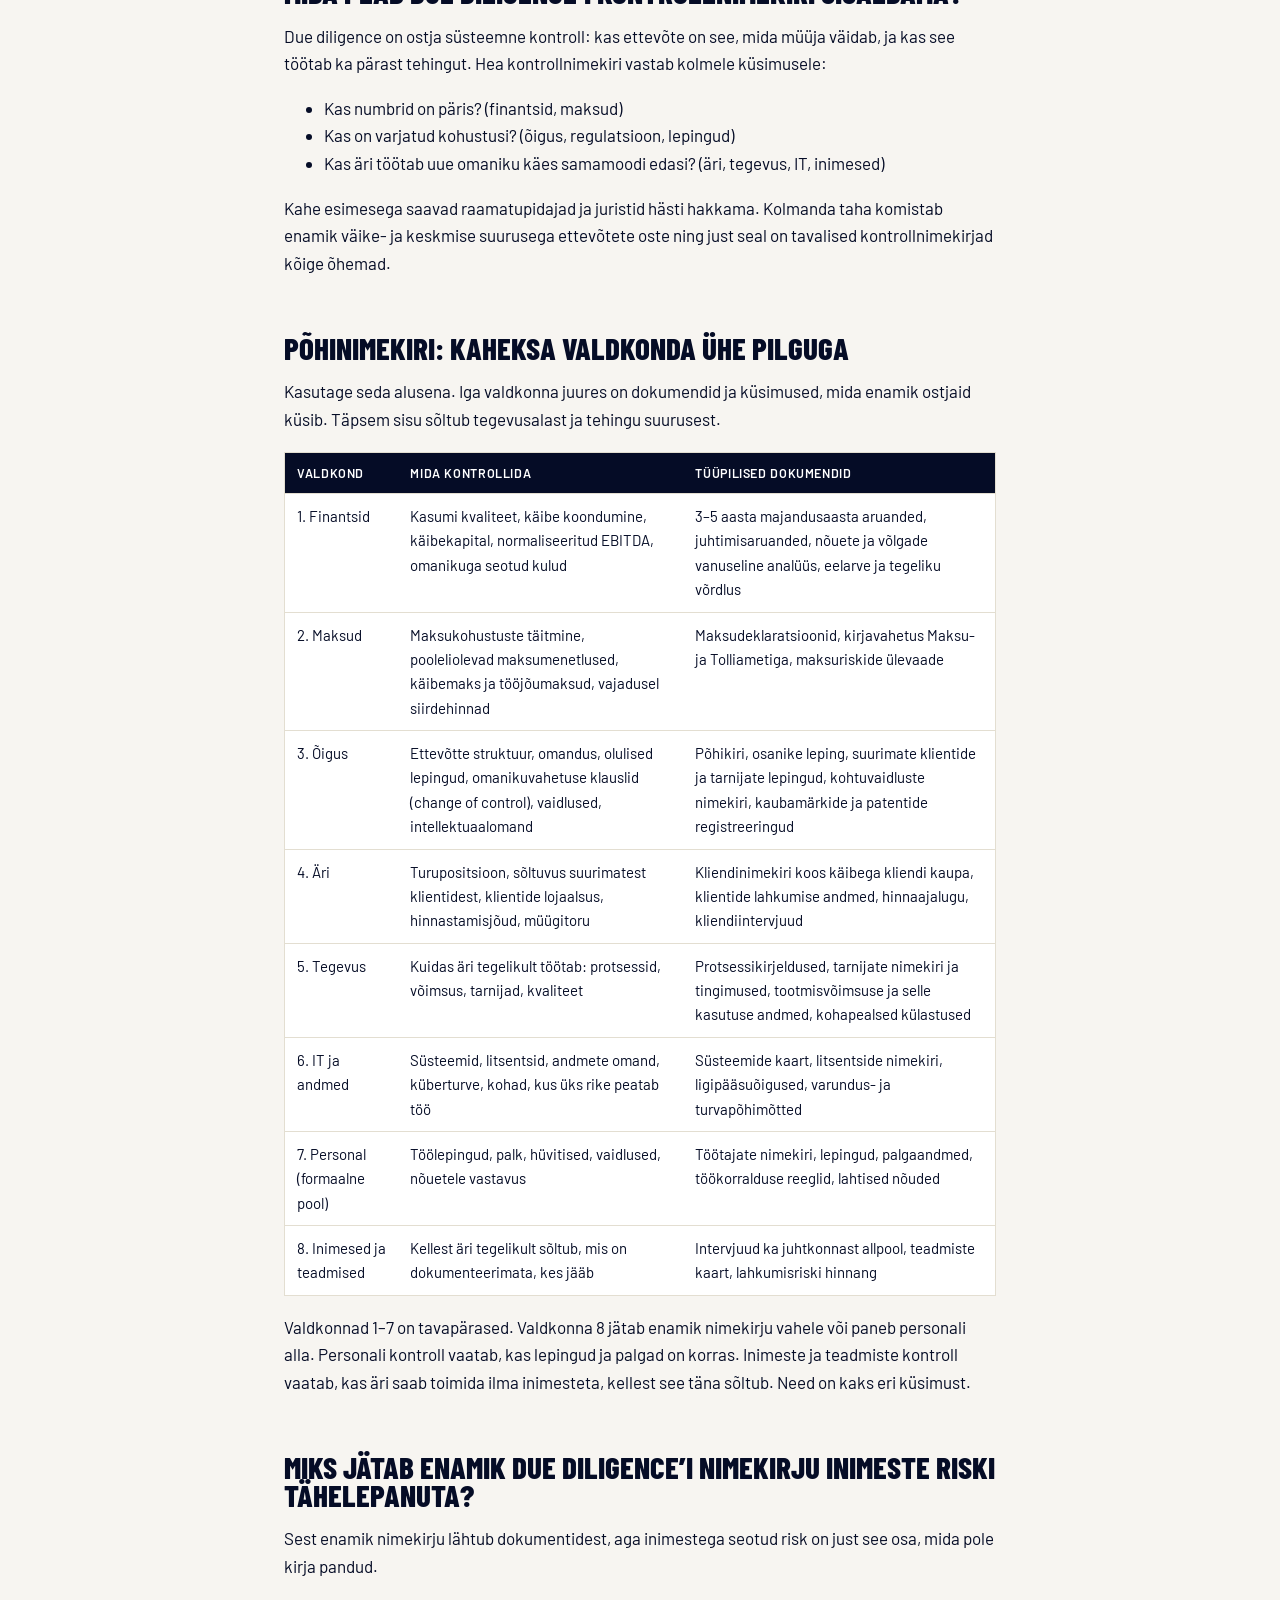
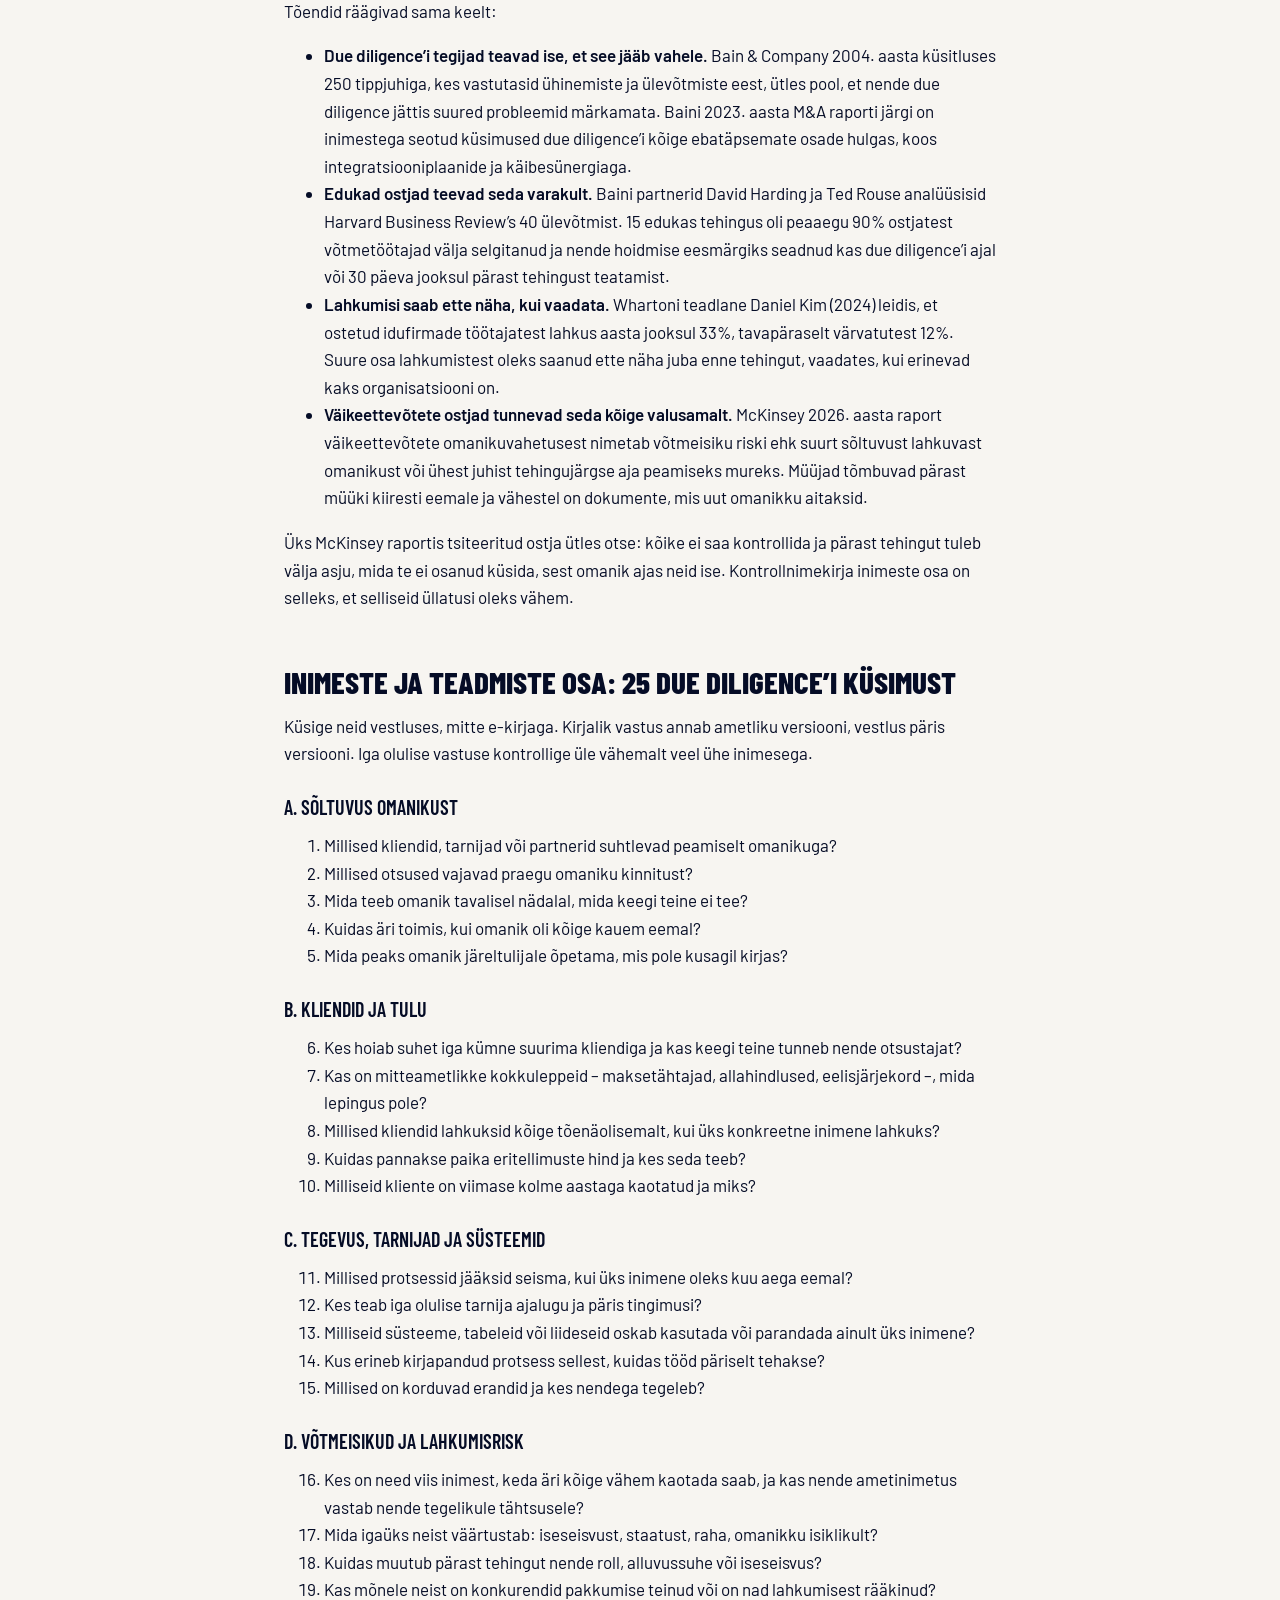
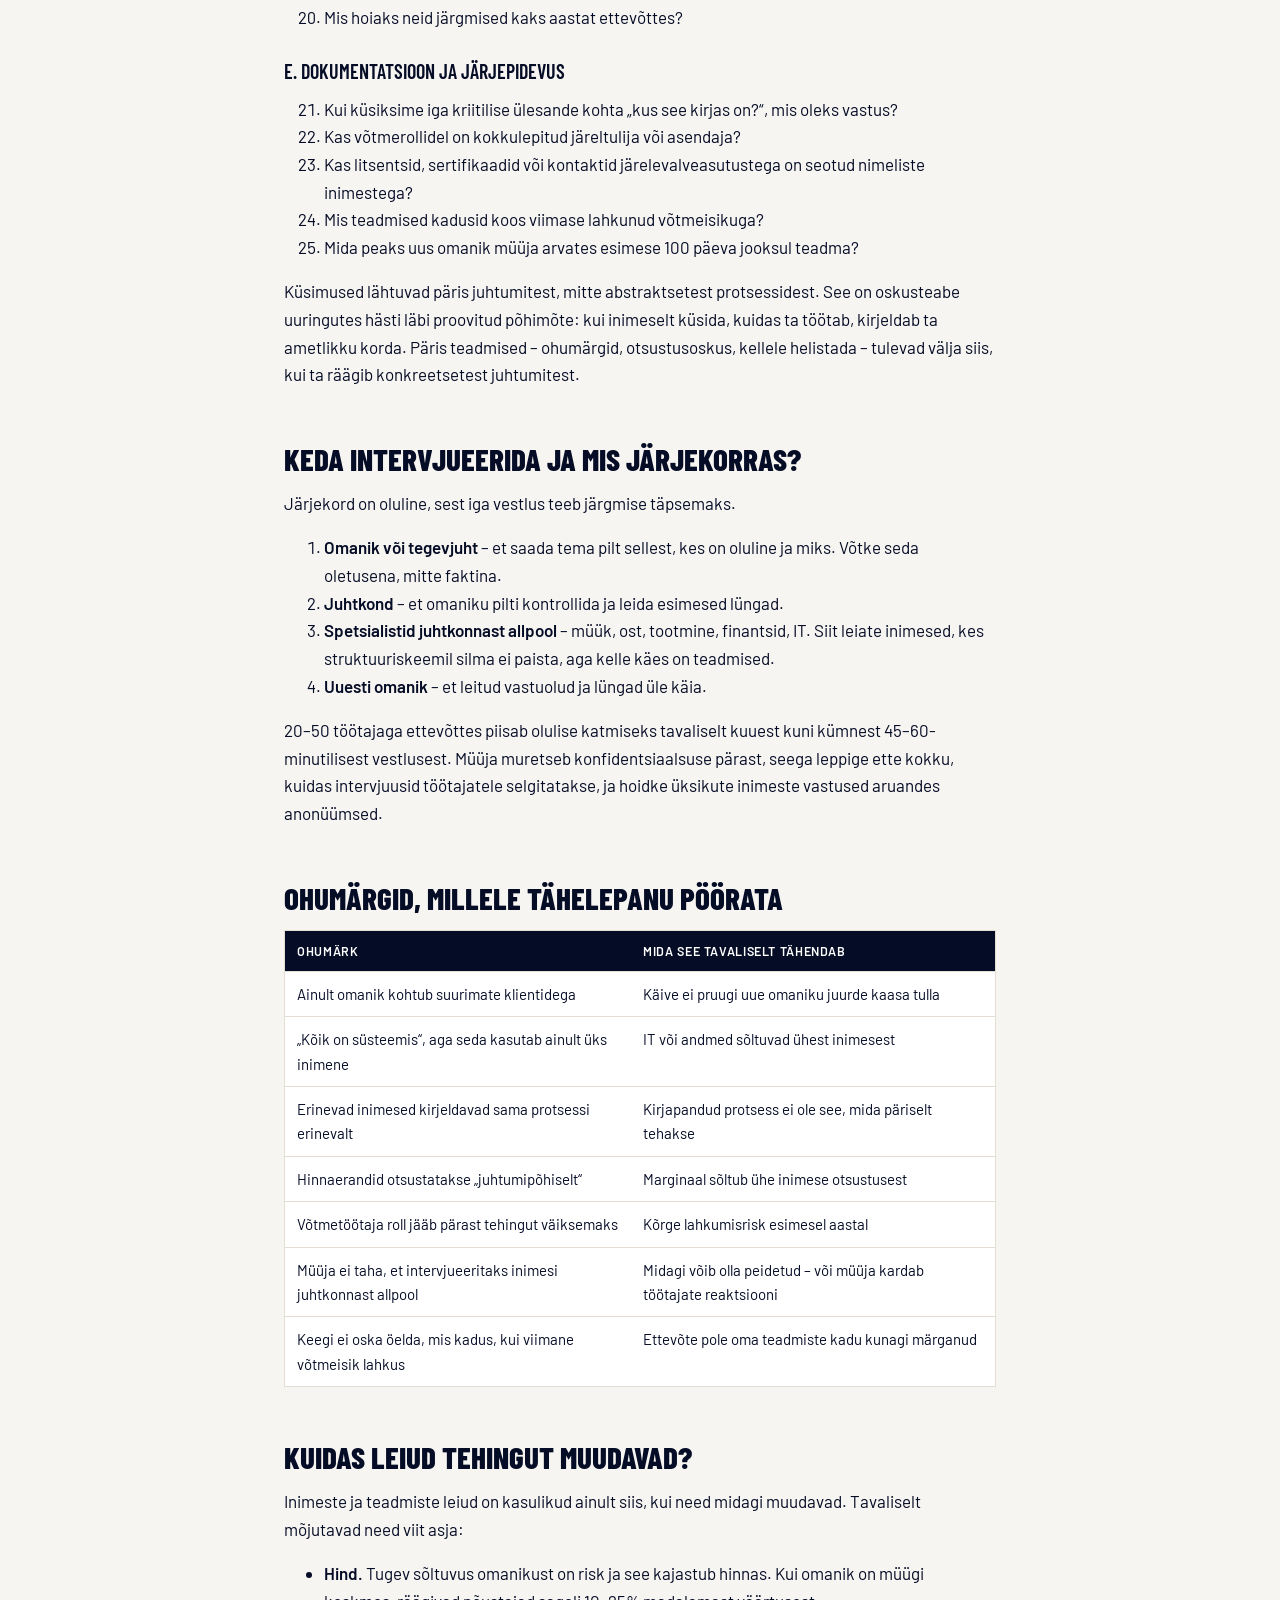
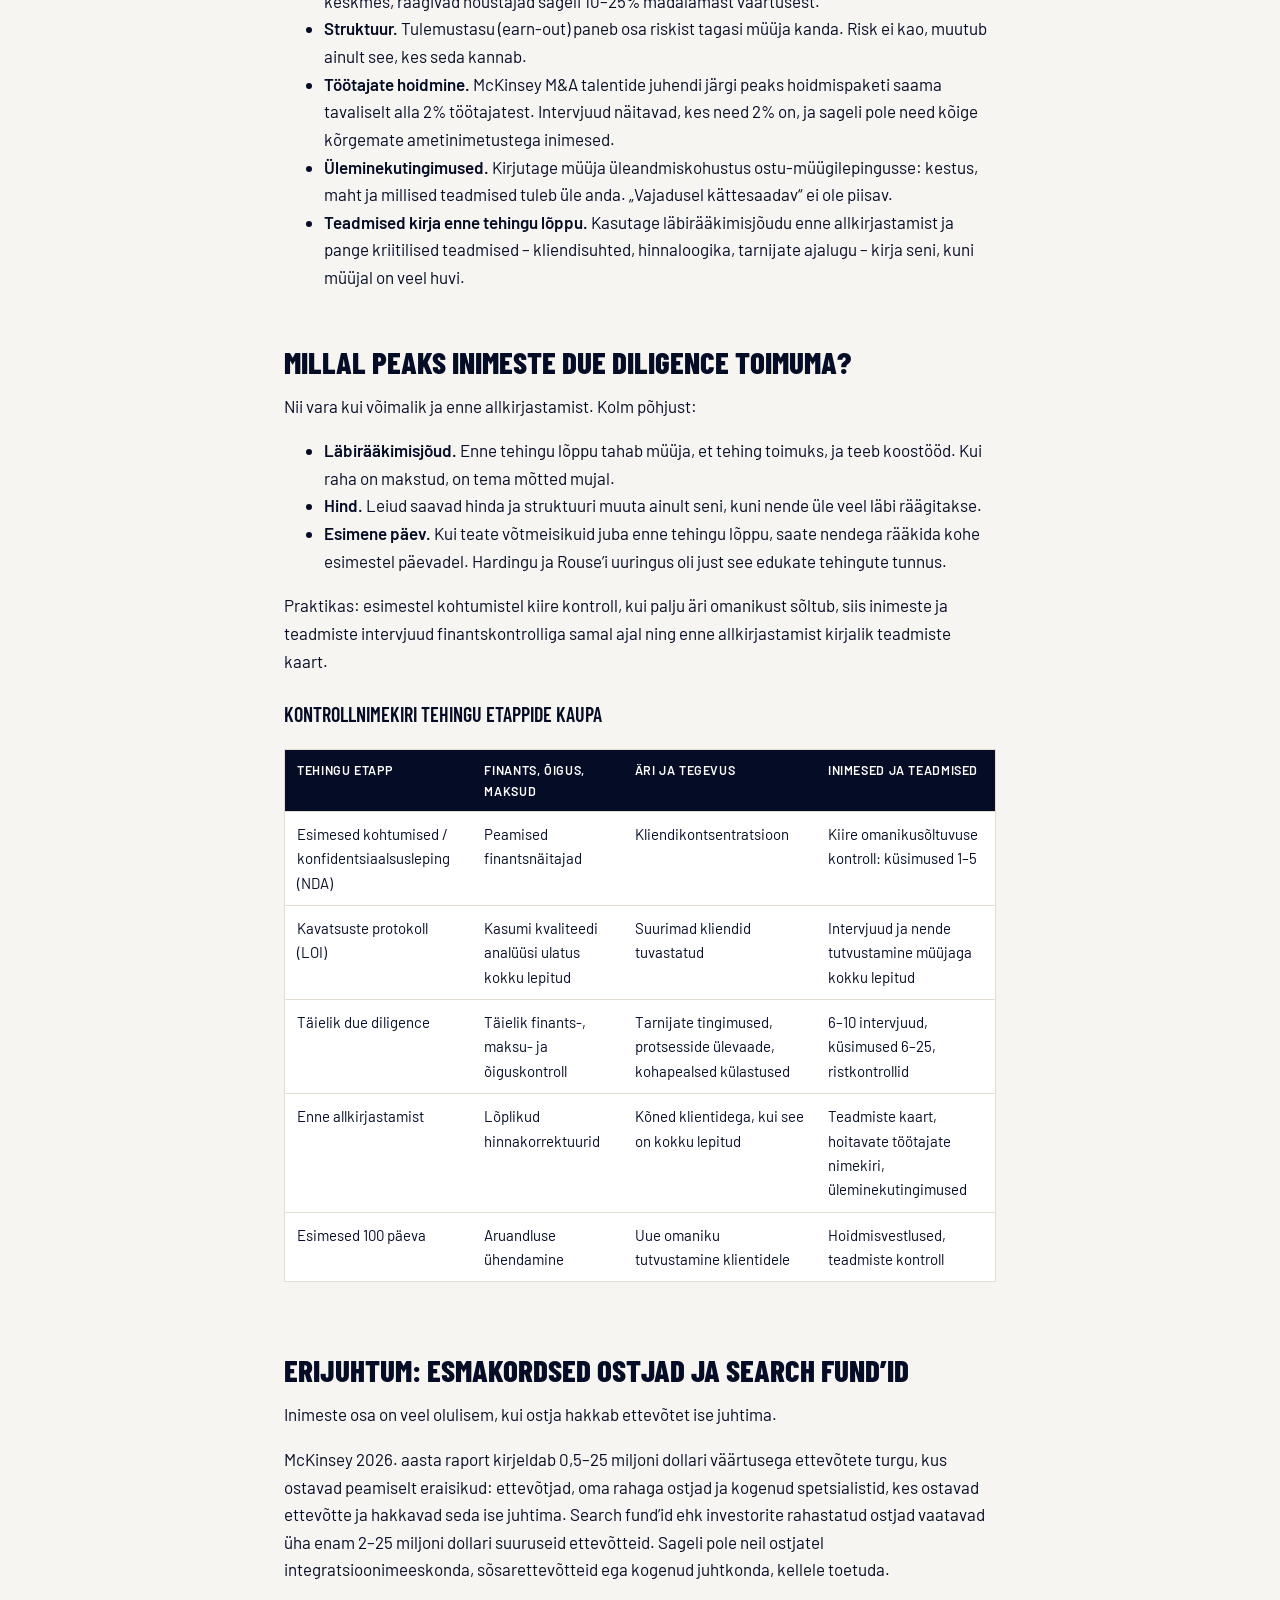
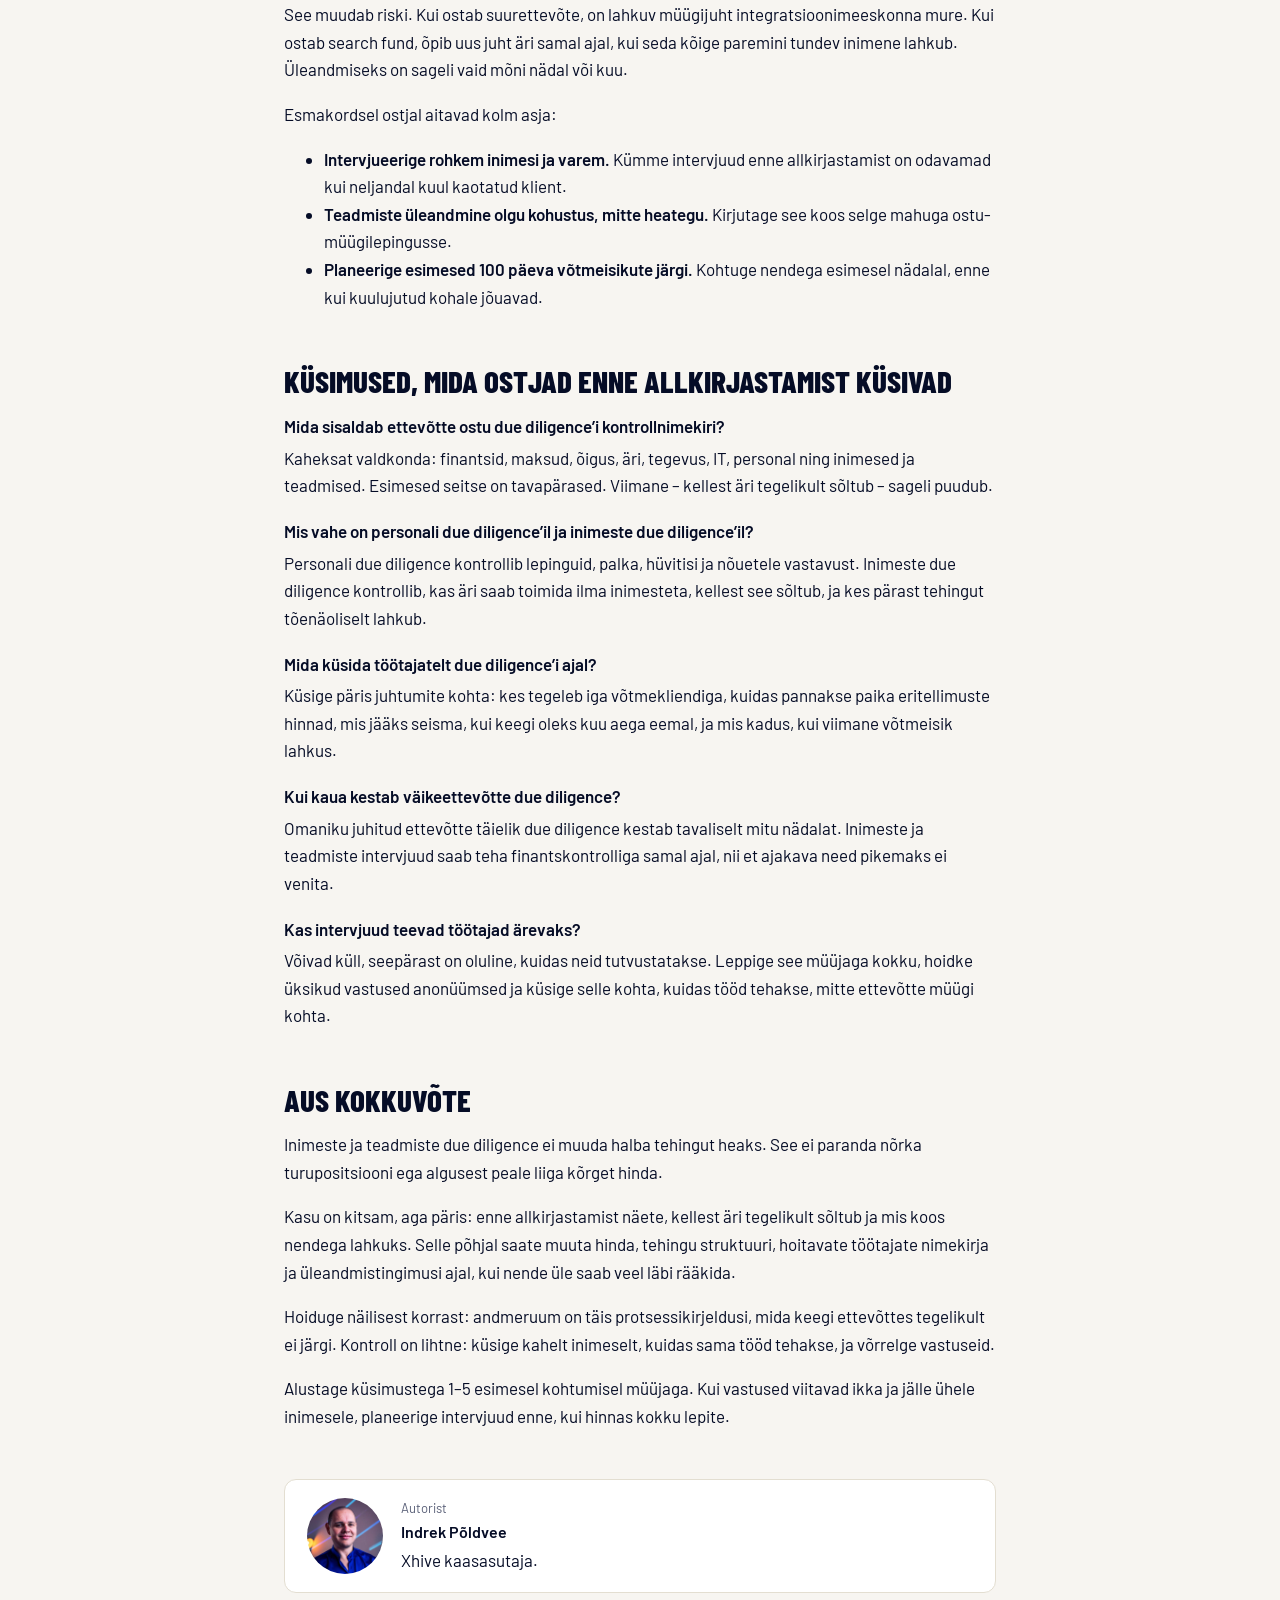
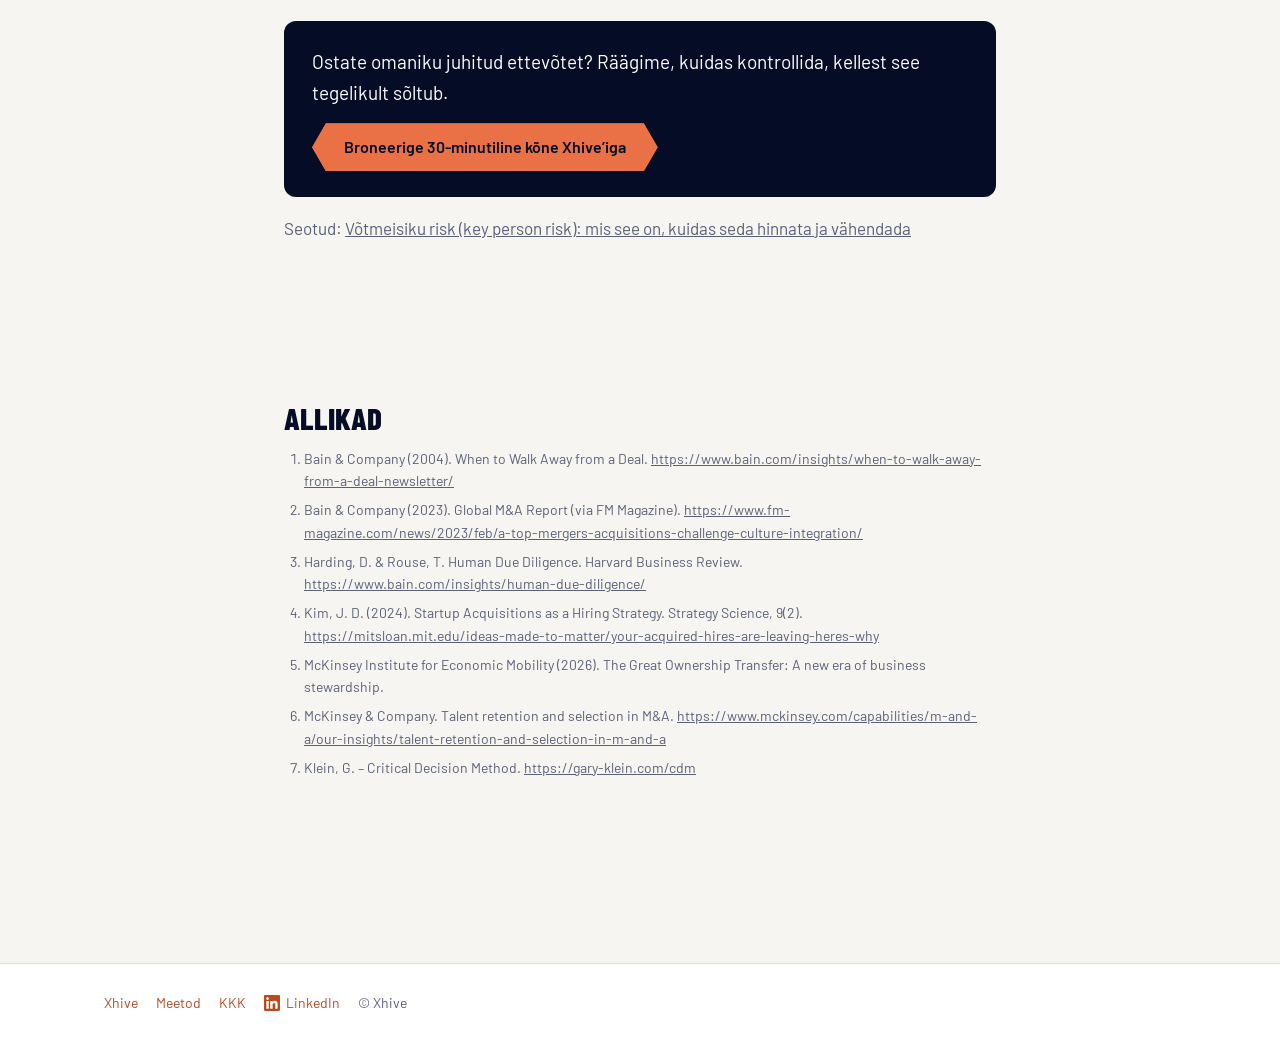
<file: et/blogi/due-diligence-kontrollnimekiri/index.html>
<!doctype html>
<html lang='et' class='et'>
<head>
<meta charset='utf-8'>
<meta name='viewport' content='width=device-width,initial-scale=1'>
<title>Due diligence’i kontrollnimekiri ettevõtte ostuks</title>
<meta name='description' content='Due diligence’i kontrollnimekiri ettevõtte ostuks: kaheksa valdkonda ja 25 küsimust inimeste ja teadmiste kohta, mis enamikust nimekirjadest puuduvad.'>
<link rel='canonical' href='https://xhive.ai/et/blogi/due-diligence-kontrollnimekiri/'>
<link rel='alternate' hreflang='en' href='https://xhive.ai/blog/m-and-a-due-diligence-checklist/'>
<link rel='alternate' hreflang='et' href='https://xhive.ai/et/blogi/due-diligence-kontrollnimekiri/'>
<link rel='alternate' hreflang='x-default' href='https://xhive.ai/blog/m-and-a-due-diligence-checklist/'>
<link rel='icon' type='image/svg+xml' href='../../../brand/xhive-mark.svg'>
<link rel='preload' as='font' type='font/woff2' href='../../../fonts/BarlowCondensed-Black.woff2' crossorigin>
<link rel='stylesheet' href='../../../style.css'>
<link rel='stylesheet' href='../../../extra.css'>
<script type='application/ld+json'>{"@context": "https://schema.org", "@graph": [{"@type": "Article", "headline": "Due diligence’i kontrollnimekiri ettevõtte ostuks: koos inimeste osaga, mis enamikust nimekirjadest puudub", "description": "Due diligence’i kontrollnimekiri ettevõtte ostuks: kaheksa valdkonda ja 25 küsimust inimeste ja teadmiste kohta, mis enamikust nimekirjadest puuduvad.", "mainEntityOfPage": "https://xhive.ai/et/blogi/due-diligence-kontrollnimekiri/", "inLanguage": "et", "author": {"@type": "Person", "name": "Indrek Põldvee", "worksFor": {"@type": "Organization", "name": "Xhive", "url": "https://xhive.ai/"}}, "publisher": {"@type": "Organization", "name": "Xhive", "url": "https://xhive.ai/", "logo": {"@type": "ImageObject", "url": "https://xhive.ai/brand/xhive-app-icon.png"}}}, {"@type": "FAQPage", "mainEntity": [{"@type": "Question", "name": "Mida sisaldab ettevõtte ostu due diligence’i kontrollnimekiri?", "acceptedAnswer": {"@type": "Answer", "text": "Kaheksat valdkonda: finantsid, maksud, õigus, äri, tegevus, IT, personal ning inimesed ja teadmised. Esimesed seitse on tavapärased. Viimane – kellest äri tegelikult sõltub – sageli puudub."}}, {"@type": "Question", "name": "Mis vahe on personali due diligence’il ja inimeste due diligence’il?", "acceptedAnswer": {"@type": "Answer", "text": "Personali due diligence kontrollib lepinguid, palka, hüvitisi ja nõuetele vastavust. Inimeste due diligence kontrollib, kas äri saab toimida ilma inimesteta, kellest see sõltub, ja kes pärast tehingut tõenäoliselt lahkub."}}, {"@type": "Question", "name": "Mida küsida töötajatelt due diligence’i ajal?", "acceptedAnswer": {"@type": "Answer", "text": "Küsige päris juhtumite kohta: kes tegeleb iga võtmekliendiga, kuidas pannakse paika eritellimuste hinnad, mis jääks seisma, kui keegi oleks kuu aega eemal, ja mis kadus, kui viimane võtmeisik lahkus."}}, {"@type": "Question", "name": "Kui kaua kestab väikeettevõtte due diligence?", "acceptedAnswer": {"@type": "Answer", "text": "Omaniku juhitud ettevõtte täielik due diligence kestab tavaliselt mitu nädalat. Inimeste ja teadmiste intervjuud saab teha finantskontrolliga samal ajal, nii et ajakava need pikemaks ei venita."}}, {"@type": "Question", "name": "Kas intervjuud teevad töötajad ärevaks?", "acceptedAnswer": {"@type": "Answer", "text": "Võivad küll, seepärast on oluline, kuidas neid tutvustatakse. Leppige see müüjaga kokku, hoidke üksikud vastused anonüümsed ja küsige selle kohta, kuidas tööd tehakse, mitte ettevõtte müügi kohta."}}]}, {"@type": "BreadcrumbList", "itemListElement": [{"@type": "ListItem", "position": 1, "name": "Xhive", "item": "https://xhive.ai/et/"}, {"@type": "ListItem", "position": 2, "name": "Blogi", "item": "https://xhive.ai/et/blogi/"}, {"@type": "ListItem", "position": 3, "name": "Due diligence’i kontrollnimekiri", "item": "https://xhive.ai/et/blogi/due-diligence-kontrollnimekiri/"}]}]}</script>
</head>
<body>
<header><div class='wrap'><a class='logo' href='../../'><img src='../../../brand/xhive-logo.svg' alt='Xhive'></a>
<div class='right'><nav><a href='../../#/meetod'>Meetod</a><a href='../../#/kkk'>KKK</a><a href='../' class='cur'>Blogi</a><a class='xh-btn xh-btn--outline xh-btn--sm' href='https://app.xhive.ai/'>Logi sisse</a></nav><div class='lang'><a href='../../../blog/m-and-a-due-diligence-checklist/'>EN</a><a class='on' href='./' aria-current='true'>ET</a></div></div></div></header>
<main>
<article class=post>
<nav class=crumbs><a href=../../>Xhive</a> / <a href=../>Blogi</a></nav>
<div class=eyebrow>Due diligence</div>
<h1>Due diligence’i kontrollnimekiri ettevõtte ostuks: koos inimeste osaga, mis enamikust nimekirjadest puudub</h1>
<p class=lede>Finantskontroll on puhas. Kolm kuud pärast tehingut lahkub ostujuht, kaks tarnijat muudavad tingimusi ja uus omanik saab teada, et parima kliendi allahindlust pole kunagi lepingusse kirja pandud.</p>
<p class=lede>Due diligence ehk ostueelne kontroll katab ettevõtte ostul (M&amp;A) kaheksa valdkonda: finantsid, maksud, õigus, äri, tegevus, IT, personal ja inimesed. Viimasele pühendab enamik nimekirju paar rida lepingute ja palkade kohta. Omaniku juhitud ettevõttes peitub päris risk aga just seal: kes hoiab kliendisuhteid, hinnaloogikat ja oskusteavet ning kes pärast tehingut lahkub.</p>
<p class=byline>Autor: Indrek Põldvee, Xhive kaasasutaja · Lugemisaeg ~11 min</p>
<nav class=toc aria-label=Sisukord><strong>Selles artiklis</strong><ol><li><a href=#mida-sisaldab>Mida peab due diligence’i kontrollnimekiri sisaldama?</a></li><li><a href=#kaheksa-valdkonda>Põhinimekiri: kaheksa valdkonda ühe pilguga</a></li><li><a href=#miks-inimesed-jaavad-valja>Miks jätab enamik due diligence’i nimekirju inimeste riski tähelepanuta?</a></li><li><a href=#25-kusimust>Inimeste ja teadmiste osa: 25 due diligence’i küsimust</a></li><li><a href=#keda-intervjueerida>Keda intervjueerida ja mis järjekorras?</a></li><li><a href=#ohumargid>Ohumärgid, millele tähelepanu pöörata</a></li><li><a href=#moju-tehingule>Kuidas leiud tehingut muudavad?</a></li><li><a href=#millal>Millal peaks inimeste due diligence toimuma?</a></li><li><a href=#esmaostjad>Erijuhtum: esmakordsed ostjad ja search fund’id</a></li><li><a href=#kkk>KKK</a></li><li><a href=#kokkuvote>Aus kokkuvõte</a></li></ol></nav>
<h2 id=mida-sisaldab>Mida peab due diligence’i kontrollnimekiri sisaldama?</h2>
<p>Due diligence on ostja süsteemne kontroll: kas ettevõte on see, mida müüja väidab, ja kas see töötab ka pärast tehingut. Hea kontrollnimekiri vastab kolmele küsimusele:</p>
<ul><li>Kas numbrid on päris? (finantsid, maksud)</li><li>Kas on varjatud kohustusi? (õigus, regulatsioon, lepingud)</li><li>Kas äri töötab uue omaniku käes samamoodi edasi? (äri, tegevus, IT, inimesed)</li></ul>
<p>Kahe esimesega saavad raamatupidajad ja juristid hästi hakkama. Kolmanda taha komistab enamik väike- ja keskmise suurusega ettevõtete oste ning just seal on tavalised kontrollnimekirjad kõige õhemad.</p>
<h2 id=kaheksa-valdkonda>Põhinimekiri: kaheksa valdkonda ühe pilguga</h2>
<p>Kasutage seda alusena. Iga valdkonna juures on dokumendid ja küsimused, mida enamik ostjaid küsib. Täpsem sisu sõltub tegevusalast ja tehingu suurusest.</p>
<table><thead><tr><th>Valdkond</th><th>Mida kontrollida</th><th>Tüüpilised dokumendid</th></tr></thead><tbody><tr><td>1. Finantsid</td><td>Kasumi kvaliteet, käibe koondumine, käibekapital, normaliseeritud EBITDA, omanikuga seotud kulud</td><td>3–5 aasta majandusaasta aruanded, juhtimisaruanded, nõuete ja võlgade vanuseline analüüs, eelarve ja tegeliku võrdlus</td></tr><tr><td>2. Maksud</td><td>Maksukohustuste täitmine, pooleliolevad maksumenetlused, käibemaks ja tööjõumaksud, vajadusel siirdehinnad</td><td>Maksudeklaratsioonid, kirjavahetus Maksu- ja Tolliametiga, maksuriskide ülevaade</td></tr><tr><td>3. Õigus</td><td>Ettevõtte struktuur, omandus, olulised lepingud, omanikuvahetuse klauslid (change of control), vaidlused, intellektuaalomand</td><td>Põhikiri, osanike leping, suurimate klientide ja tarnijate lepingud, kohtuvaidluste nimekiri, kaubamärkide ja patentide registreeringud</td></tr><tr><td>4. Äri</td><td>Turupositsioon, sõltuvus suurimatest klientidest, klientide lojaalsus, hinnastamisjõud, müügitoru</td><td>Kliendinimekiri koos käibega kliendi kaupa, klientide lahkumise andmed, hinnaajalugu, kliendiintervjuud</td></tr><tr><td>5. Tegevus</td><td>Kuidas äri tegelikult töötab: protsessid, võimsus, tarnijad, kvaliteet</td><td>Protsessikirjeldused, tarnijate nimekiri ja tingimused, tootmisvõimsuse ja selle kasutuse andmed, kohapealsed külastused</td></tr><tr><td>6. IT ja andmed</td><td>Süsteemid, litsentsid, andmete omand, küberturve, kohad, kus üks rike peatab töö</td><td>Süsteemide kaart, litsentside nimekiri, ligipääsuõigused, varundus- ja turvapõhimõtted</td></tr><tr><td>7. Personal (formaalne pool)</td><td>Töölepingud, palk, hüvitised, vaidlused, nõuetele vastavus</td><td>Töötajate nimekiri, lepingud, palgaandmed, töökorralduse reeglid, lahtised nõuded</td></tr><tr><td>8. Inimesed ja teadmised</td><td>Kellest äri tegelikult sõltub, mis on dokumenteerimata, kes jääb</td><td>Intervjuud ka juhtkonnast allpool, teadmiste kaart, lahkumisriski hinnang</td></tr></tbody></table>
<p>Valdkonnad 1–7 on tavapärased. Valdkonna 8 jätab enamik nimekirju vahele või paneb personali alla. Personali kontroll vaatab, kas lepingud ja palgad on korras. Inimeste ja teadmiste kontroll vaatab, kas äri saab toimida ilma inimesteta, kellest see täna sõltub. Need on kaks eri küsimust.</p>
<h2 id=miks-inimesed-jaavad-valja>Miks jätab enamik due diligence’i nimekirju inimeste riski tähelepanuta?</h2>
<p>Sest enamik nimekirju lähtub dokumentidest, aga inimestega seotud risk on just see osa, mida pole kirja pandud.</p>
<p>Tõendid räägivad sama keelt:</p>
<ul><li><strong>Due diligence’i tegijad teavad ise, et see jääb vahele.</strong> Bain &amp; Company 2004. aasta küsitluses 250 tippjuhiga, kes vastutasid ühinemiste ja ülevõtmiste eest, ütles pool, et nende due diligence jättis suured probleemid märkamata. Baini 2023. aasta M&amp;A raporti järgi on inimestega seotud küsimused due diligence’i kõige ebatäpsemate osade hulgas, koos integratsiooniplaanide ja käibesünergiaga.</li><li><strong>Edukad ostjad teevad seda varakult.</strong> Baini partnerid David Harding ja Ted Rouse analüüsisid Harvard Business Review’s 40 ülevõtmist. 15 edukas tehingus oli peaaegu 90% ostjatest võtmetöötajad välja selgitanud ja nende hoidmise eesmärgiks seadnud kas due diligence’i ajal või 30 päeva jooksul pärast tehingust teatamist.</li><li><strong>Lahkumisi saab ette näha, kui vaadata.</strong> Whartoni teadlane Daniel Kim (2024) leidis, et ostetud idufirmade töötajatest lahkus aasta jooksul 33%, tavapäraselt värvatutest 12%. Suure osa lahkumistest oleks saanud ette näha juba enne tehingut, vaadates, kui erinevad kaks organisatsiooni on.</li><li><strong>Väikeettevõtete ostjad tunnevad seda kõige valusamalt.</strong> McKinsey 2026. aasta raport väikeettevõtete omanikuvahetusest nimetab võtmeisiku riski ehk suurt sõltuvust lahkuvast omanikust või ühest juhist tehingujärgse aja peamiseks mureks. Müüjad tõmbuvad pärast müüki kiiresti eemale ja vähestel on dokumente, mis uut omanikku aitaksid.</li></ul>
<p>Üks McKinsey raportis tsiteeritud ostja ütles otse: kõike ei saa kontrollida ja pärast tehingut tuleb välja asju, mida te ei osanud küsida, sest omanik ajas neid ise. Kontrollnimekirja inimeste osa on selleks, et selliseid üllatusi oleks vähem.</p>
<h2 id=25-kusimust>Inimeste ja teadmiste osa: 25 due diligence’i küsimust</h2>
<p>Küsige neid vestluses, mitte e-kirjaga. Kirjalik vastus annab ametliku versiooni, vestlus päris versiooni. Iga olulise vastuse kontrollige üle vähemalt veel ühe inimesega.</p>
<h3>A. Sõltuvus omanikust</h3>
<ol start=1><li>Millised kliendid, tarnijad või partnerid suhtlevad peamiselt omanikuga?</li><li>Millised otsused vajavad praegu omaniku kinnitust?</li><li>Mida teeb omanik tavalisel nädalal, mida keegi teine ei tee?</li><li>Kuidas äri toimis, kui omanik oli kõige kauem eemal?</li><li>Mida peaks omanik järeltulijale õpetama, mis pole kusagil kirjas?</li></ol>
<h3>B. Kliendid ja tulu</h3>
<ol start=6><li>Kes hoiab suhet iga kümne suurima kliendiga ja kas keegi teine tunneb nende otsustajat?</li><li>Kas on mitteametlikke kokkuleppeid – maksetähtajad, allahindlused, eelisjärjekord –, mida lepingus pole?</li><li>Millised kliendid lahkuksid kõige tõenäolisemalt, kui üks konkreetne inimene lahkuks?</li><li>Kuidas pannakse paika eritellimuste hind ja kes seda teeb?</li><li>Milliseid kliente on viimase kolme aastaga kaotatud ja miks?</li></ol>
<h3>C. Tegevus, tarnijad ja süsteemid</h3>
<ol start=11><li>Millised protsessid jääksid seisma, kui üks inimene oleks kuu aega eemal?</li><li>Kes teab iga olulise tarnija ajalugu ja päris tingimusi?</li><li>Milliseid süsteeme, tabeleid või liideseid oskab kasutada või parandada ainult üks inimene?</li><li>Kus erineb kirjapandud protsess sellest, kuidas tööd päriselt tehakse?</li><li>Millised on korduvad erandid ja kes nendega tegeleb?</li></ol>
<h3>D. Võtmeisikud ja lahkumisrisk</h3>
<ol start=16><li>Kes on need viis inimest, keda äri kõige vähem kaotada saab, ja kas nende ametinimetus vastab nende tegelikule tähtsusele?</li><li>Mida igaüks neist väärtustab: iseseisvust, staatust, raha, omanikku isiklikult?</li><li>Kuidas muutub pärast tehingut nende roll, alluvussuhe või iseseisvus?</li><li>Kas mõnele neist on konkurendid pakkumise teinud või on nad lahkumisest rääkinud?</li><li>Mis hoiaks neid järgmised kaks aastat ettevõttes?</li></ol>
<h3>E. Dokumentatsioon ja järjepidevus</h3>
<ol start=21><li>Kui küsiksime iga kriitilise ülesande kohta „kus see kirjas on?“, mis oleks vastus?</li><li>Kas võtmerollidel on kokkulepitud järeltulija või asendaja?</li><li>Kas litsentsid, sertifikaadid või kontaktid järelevalveasutustega on seotud nimeliste inimestega?</li><li>Mis teadmised kadusid koos viimase lahkunud võtmeisikuga?</li><li>Mida peaks uus omanik müüja arvates esimese 100 päeva jooksul teadma?</li></ol>
<p>Küsimused lähtuvad päris juhtumitest, mitte abstraktsetest protsessidest. See on oskusteabe uuringutes hästi läbi proovitud põhimõte: kui inimeselt küsida, kuidas ta töötab, kirjeldab ta ametlikku korda. Päris teadmised – ohumärgid, otsustusoskus, kellele helistada – tulevad välja siis, kui ta räägib konkreetsetest juhtumitest.</p>
<h2 id=keda-intervjueerida>Keda intervjueerida ja mis järjekorras?</h2>
<p>Järjekord on oluline, sest iga vestlus teeb järgmise täpsemaks.</p>
<ol start=1><li><strong>Omanik või tegevjuht</strong> – et saada tema pilt sellest, kes on oluline ja miks. Võtke seda oletusena, mitte faktina.</li><li><strong>Juhtkond</strong> – et omaniku pilti kontrollida ja leida esimesed lüngad.</li><li><strong>Spetsialistid juhtkonnast allpool</strong> – müük, ost, tootmine, finantsid, IT. Siit leiate inimesed, kes struktuuriskeemil silma ei paista, aga kelle käes on teadmised.</li><li><strong>Uuesti omanik</strong> – et leitud vastuolud ja lüngad üle käia.</li></ol>
<p>20–50 töötajaga ettevõttes piisab olulise katmiseks tavaliselt kuuest kuni kümnest 45–60-minutilisest vestlusest. Müüja muretseb konfidentsiaalsuse pärast, seega leppige ette kokku, kuidas intervjuusid töötajatele selgitatakse, ja hoidke üksikute inimeste vastused aruandes anonüümsed.</p>
<h2 id=ohumargid>Ohumärgid, millele tähelepanu pöörata</h2>
<table><thead><tr><th>Ohumärk</th><th>Mida see tavaliselt tähendab</th></tr></thead><tbody><tr><td>Ainult omanik kohtub suurimate klientidega</td><td>Käive ei pruugi uue omaniku juurde kaasa tulla</td></tr><tr><td>„Kõik on süsteemis“, aga seda kasutab ainult üks inimene</td><td>IT või andmed sõltuvad ühest inimesest</td></tr><tr><td>Erinevad inimesed kirjeldavad sama protsessi erinevalt</td><td>Kirjapandud protsess ei ole see, mida päriselt tehakse</td></tr><tr><td>Hinnaerandid otsustatakse „juhtumipõhiselt“</td><td>Marginaal sõltub ühe inimese otsustusest</td></tr><tr><td>Võtmetöötaja roll jääb pärast tehingut väiksemaks</td><td>Kõrge lahkumisrisk esimesel aastal</td></tr><tr><td>Müüja ei taha, et intervjueeritaks inimesi juhtkonnast allpool</td><td>Midagi võib olla peidetud – või müüja kardab töötajate reaktsiooni</td></tr><tr><td>Keegi ei oska öelda, mis kadus, kui viimane võtmeisik lahkus</td><td>Ettevõte pole oma teadmiste kadu kunagi märganud</td></tr></tbody></table>
<h2 id=moju-tehingule>Kuidas leiud tehingut muudavad?</h2>
<p>Inimeste ja teadmiste leiud on kasulikud ainult siis, kui need midagi muudavad. Tavaliselt mõjutavad need viit asja:</p>
<ul><li><strong>Hind.</strong> Tugev sõltuvus omanikust on risk ja see kajastub hinnas. Kui omanik on müügi keskmes, räägivad nõustajad sageli 10–25% madalamast väärtusest.</li><li><strong>Struktuur.</strong> Tulemustasu (earn-out) paneb osa riskist tagasi müüja kanda. Risk ei kao, muutub ainult see, kes seda kannab.</li><li><strong>Töötajate hoidmine.</strong> McKinsey M&amp;A talentide juhendi järgi peaks hoidmispaketi saama tavaliselt alla 2% töötajatest. Intervjuud näitavad, kes need 2% on, ja sageli pole need kõige kõrgemate ametinimetustega inimesed.</li><li><strong>Üleminekutingimused.</strong> Kirjutage müüja üleandmiskohustus ostu-müügilepingusse: kestus, maht ja millised teadmised tuleb üle anda. „Vajadusel kättesaadav“ ei ole piisav.</li><li><strong>Teadmised kirja enne tehingu lõppu.</strong> Kasutage läbirääkimisjõudu enne allkirjastamist ja pange kriitilised teadmised – kliendisuhted, hinnaloogika, tarnijate ajalugu – kirja seni, kuni müüjal on veel huvi.</li></ul>
<h2 id=millal>Millal peaks inimeste due diligence toimuma?</h2>
<p>Nii vara kui võimalik ja enne allkirjastamist. Kolm põhjust:</p>
<ul><li><strong>Läbirääkimisjõud.</strong> Enne tehingu lõppu tahab müüja, et tehing toimuks, ja teeb koostööd. Kui raha on makstud, on tema mõtted mujal.</li><li><strong>Hind.</strong> Leiud saavad hinda ja struktuuri muuta ainult seni, kuni nende üle veel läbi räägitakse.</li><li><strong>Esimene päev.</strong> Kui teate võtmeisikuid juba enne tehingu lõppu, saate nendega rääkida kohe esimestel päevadel. Hardingu ja Rouse’i uuringus oli just see edukate tehingute tunnus.</li></ul>
<p>Praktikas: esimestel kohtumistel kiire kontroll, kui palju äri omanikust sõltub, siis inimeste ja teadmiste intervjuud finantskontrolliga samal ajal ning enne allkirjastamist kirjalik teadmiste kaart.</p>
<h3>Kontrollnimekiri tehingu etappide kaupa</h3>
<div class=tscroll><table><thead><tr><th>Tehingu etapp</th><th>Finants, õigus, maksud</th><th>Äri ja tegevus</th><th>Inimesed ja teadmised</th></tr></thead><tbody><tr><td>Esimesed kohtumised / konfidentsiaalsusleping (NDA)</td><td>Peamised finantsnäitajad</td><td>Kliendikontsentratsioon</td><td>Kiire omanikusõltuvuse kontroll: küsimused 1–5</td></tr><tr><td>Kavatsuste protokoll (LOI)</td><td>Kasumi kvaliteedi analüüsi ulatus kokku lepitud</td><td>Suurimad kliendid tuvastatud</td><td>Intervjuud ja nende tutvustamine müüjaga kokku lepitud</td></tr><tr><td>Täielik due diligence</td><td>Täielik finants-, maksu- ja õiguskontroll</td><td>Tarnijate tingimused, protsesside ülevaade, kohapealsed külastused</td><td>6–10 intervjuud, küsimused 6–25, ristkontrollid</td></tr><tr><td>Enne allkirjastamist</td><td>Lõplikud hinnakorrektuurid</td><td>Kõned klientidega, kui see on kokku lepitud</td><td>Teadmiste kaart, hoitavate töötajate nimekiri, üleminekutingimused</td></tr><tr><td>Esimesed 100 päeva</td><td>Aruandluse ühendamine</td><td>Uue omaniku tutvustamine klientidele</td><td>Hoidmisvestlused, teadmiste kontroll</td></tr></tbody></table></div>
<h2 id=esmaostjad>Erijuhtum: esmakordsed ostjad ja search fund’id</h2>
<p>Inimeste osa on veel olulisem, kui ostja hakkab ettevõtet ise juhtima.</p>
<p>McKinsey 2026. aasta raport kirjeldab 0,5–25 miljoni dollari väärtusega ettevõtete turgu, kus ostavad peamiselt eraisikud: ettevõtjad, oma rahaga ostjad ja kogenud spetsialistid, kes ostavad ettevõtte ja hakkavad seda ise juhtima. Search fund’id ehk investorite rahastatud ostjad vaatavad üha enam 2–25 miljoni dollari suuruseid ettevõtteid. Sageli pole neil ostjatel integratsioonimeeskonda, sõsarettevõtteid ega kogenud juhtkonda, kellele toetuda.</p>
<p>See muudab riski. Kui ostab suurettevõte, on lahkuv müügijuht integratsioonimeeskonna mure. Kui ostab search fund, õpib uus juht äri samal ajal, kui seda kõige paremini tundev inimene lahkub. Üleandmiseks on sageli vaid mõni nädal või kuu.</p>
<p>Esmakordsel ostjal aitavad kolm asja:</p>
<ul><li><strong>Intervjueerige rohkem inimesi ja varem.</strong> Kümme intervjuud enne allkirjastamist on odavamad kui neljandal kuul kaotatud klient.</li><li><strong>Teadmiste üleandmine olgu kohustus, mitte heategu.</strong> Kirjutage see koos selge mahuga ostu-müügilepingusse.</li><li><strong>Planeerige esimesed 100 päeva võtmeisikute järgi.</strong> Kohtuge nendega esimesel nädalal, enne kui kuulujutud kohale jõuavad.</li></ul>
<h2 id=kkk>Küsimused, mida ostjad enne allkirjastamist küsivad</h2>
<dl class=faq><dt>Mida sisaldab ettevõtte ostu due diligence’i kontrollnimekiri?</dt><dd>Kaheksat valdkonda: finantsid, maksud, õigus, äri, tegevus, IT, personal ning inimesed ja teadmised. Esimesed seitse on tavapärased. Viimane – kellest äri tegelikult sõltub – sageli puudub.</dd><dt>Mis vahe on personali due diligence’il ja inimeste due diligence’il?</dt><dd>Personali due diligence kontrollib lepinguid, palka, hüvitisi ja nõuetele vastavust. Inimeste due diligence kontrollib, kas äri saab toimida ilma inimesteta, kellest see sõltub, ja kes pärast tehingut tõenäoliselt lahkub.</dd><dt>Mida küsida töötajatelt due diligence’i ajal?</dt><dd>Küsige päris juhtumite kohta: kes tegeleb iga võtmekliendiga, kuidas pannakse paika eritellimuste hinnad, mis jääks seisma, kui keegi oleks kuu aega eemal, ja mis kadus, kui viimane võtmeisik lahkus.</dd><dt>Kui kaua kestab väikeettevõtte due diligence?</dt><dd>Omaniku juhitud ettevõtte täielik due diligence kestab tavaliselt mitu nädalat. Inimeste ja teadmiste intervjuud saab teha finantskontrolliga samal ajal, nii et ajakava need pikemaks ei venita.</dd><dt>Kas intervjuud teevad töötajad ärevaks?</dt><dd>Võivad küll, seepärast on oluline, kuidas neid tutvustatakse. Leppige see müüjaga kokku, hoidke üksikud vastused anonüümsed ja küsige selle kohta, kuidas tööd tehakse, mitte ettevõtte müügi kohta.</dd></dl>
<h2 id=kokkuvote>Aus kokkuvõte</h2>
<p>Inimeste ja teadmiste due diligence ei muuda halba tehingut heaks. See ei paranda nõrka turupositsiooni ega algusest peale liiga kõrget hinda.</p>
<p>Kasu on kitsam, aga päris: enne allkirjastamist näete, kellest äri tegelikult sõltub ja mis koos nendega lahkuks. Selle põhjal saate muuta hinda, tehingu struktuuri, hoitavate töötajate nimekirja ja üleandmistingimusi ajal, kui nende üle saab veel läbi rääkida.</p>
<p>Hoiduge näilisest korrast: andmeruum on täis protsessikirjeldusi, mida keegi ettevõttes tegelikult ei järgi. Kontroll on lihtne: küsige kahelt inimeselt, kuidas sama tööd tehakse, ja võrrelge vastuseid.</p>
<p>Alustage küsimustega 1–5 esimesel kohtumisel müüjaga. Kui vastused viitavad ikka ja jälle ühele inimesele, planeerige intervjuud enne, kui hinnas kokku lepite.</p>
<aside class='author'><img src='../../../team/indrek.jpg?v=3' alt='Indrek Põldvee' loading='lazy'><div><small>Autorist</small><strong>Indrek Põldvee</strong><p>Xhive kaasasutaja.</p></div></aside>
<div class='post-cta xh-on-dark'><p>Ostate omaniku juhitud ettevõtet? Räägime, kuidas kontrollida, kellest see tegelikult sõltub.</p><a class='xh-btn xh-btn--primary' href='../../#contact'>Broneerige 30-minutiline kõne Xhive’iga<span class='xh-btn__x' aria-hidden='true'></span></a></div>
<p class=related>Seotud: <a href='../votmeisiku-risk/'>Võtmeisiku risk (key person risk): mis see on, kuidas seda hinnata ja vähendada</a></p>
<section class='sources'><h2 id='allikad'>Allikad</h2><ol><li>Bain &amp; Company (2004). When to Walk Away from a Deal. <a href='https://www.bain.com/insights/when-to-walk-away-from-a-deal-newsletter/' rel='noopener'>https://www.bain.com/insights/when-to-walk-away-from-a-deal-newsletter/</a></li><li>Bain &amp; Company (2023). Global M&amp;A Report (via FM Magazine). <a href='https://www.fm-magazine.com/news/2023/feb/a-top-mergers-acquisitions-challenge-culture-integration/' rel='noopener'>https://www.fm-magazine.com/news/2023/feb/a-top-mergers-acquisitions-challenge-culture-integration/</a></li><li>Harding, D. &amp; Rouse, T. Human Due Diligence. Harvard Business Review. <a href='https://www.bain.com/insights/human-due-diligence/' rel='noopener'>https://www.bain.com/insights/human-due-diligence/</a></li><li>Kim, J. D. (2024). Startup Acquisitions as a Hiring Strategy. Strategy Science, 9(2). <a href='https://mitsloan.mit.edu/ideas-made-to-matter/your-acquired-hires-are-leaving-heres-why' rel='noopener'>https://mitsloan.mit.edu/ideas-made-to-matter/your-acquired-hires-are-leaving-heres-why</a></li><li>McKinsey Institute for Economic Mobility (2026). The Great Ownership Transfer: A new era of business stewardship.</li><li>McKinsey &amp; Company. Talent retention and selection in M&amp;A. <a href='https://www.mckinsey.com/capabilities/m-and-a/our-insights/talent-retention-and-selection-in-m-and-a' rel='noopener'>https://www.mckinsey.com/capabilities/m-and-a/our-insights/talent-retention-and-selection-in-m-and-a</a></li><li>Klein, G. – Critical Decision Method. <a href='https://gary-klein.com/cdm' rel='noopener'>https://gary-klein.com/cdm</a></li></ol></section>
</article>
</main>
<footer><div class='wrap'><a href='../../#/'>Xhive</a><a href='../../#/meetod' data-f='meetod'>Meetod</a><a href='../../#/kkk' data-f='kkk'>KKK</a><a href='https://www.linkedin.com/company/xhive-ai/' target='_blank' rel='noopener' aria-label='Xhive LinkedInis'><svg width='16' height='16' viewBox='0 0 24 24' fill='currentColor' aria-hidden='true' style='vertical-align:-3px;margin-right:6px'><path d='M20.45 20.45h-3.56v-5.57c0-1.33-.02-3.04-1.85-3.04-1.85 0-2.14 1.45-2.14 2.94v5.67H9.35V9h3.41v1.56h.05c.48-.9 1.64-1.850 3.37-1.85 3.6 0 4.27 2.37 4.27 5.46v6.28zM5.34 7.43a2.06 2.06 0 1 1 0-4.13 2.06 2.06 0 0 1 0 4.13zM7.12 20.45H3.56V9h3.56v11.45zM22.22 0H1.77C.79 0 0 .77 0 1.73v20.54C0 23.23.79 24 1.77 24h20.45c.98 0 1.78-.77 1.78-1.73V1.73C24 .77 23.2 0 22.22 0z'/></svg>LinkedIn</a>© Xhive</div></footer>
<script src=../../../blog.js></script>
</body>
</html>
</file>
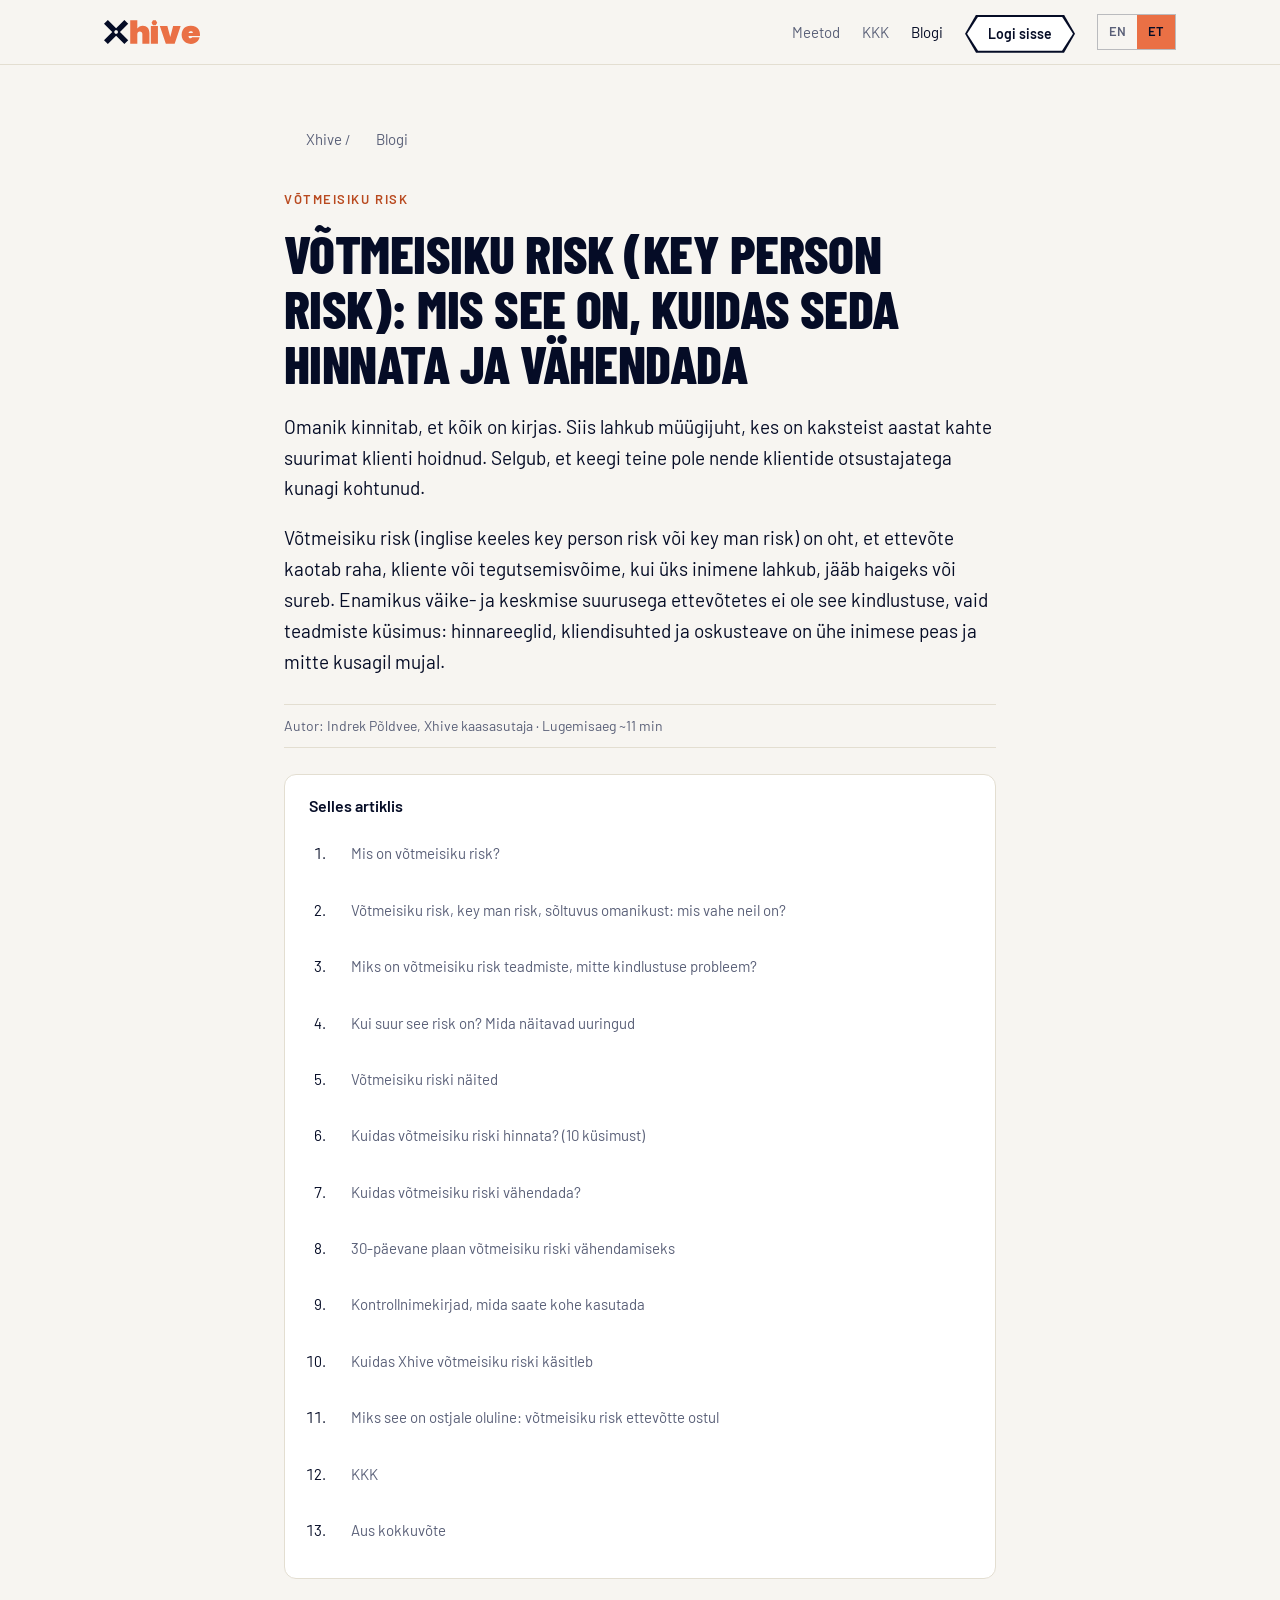
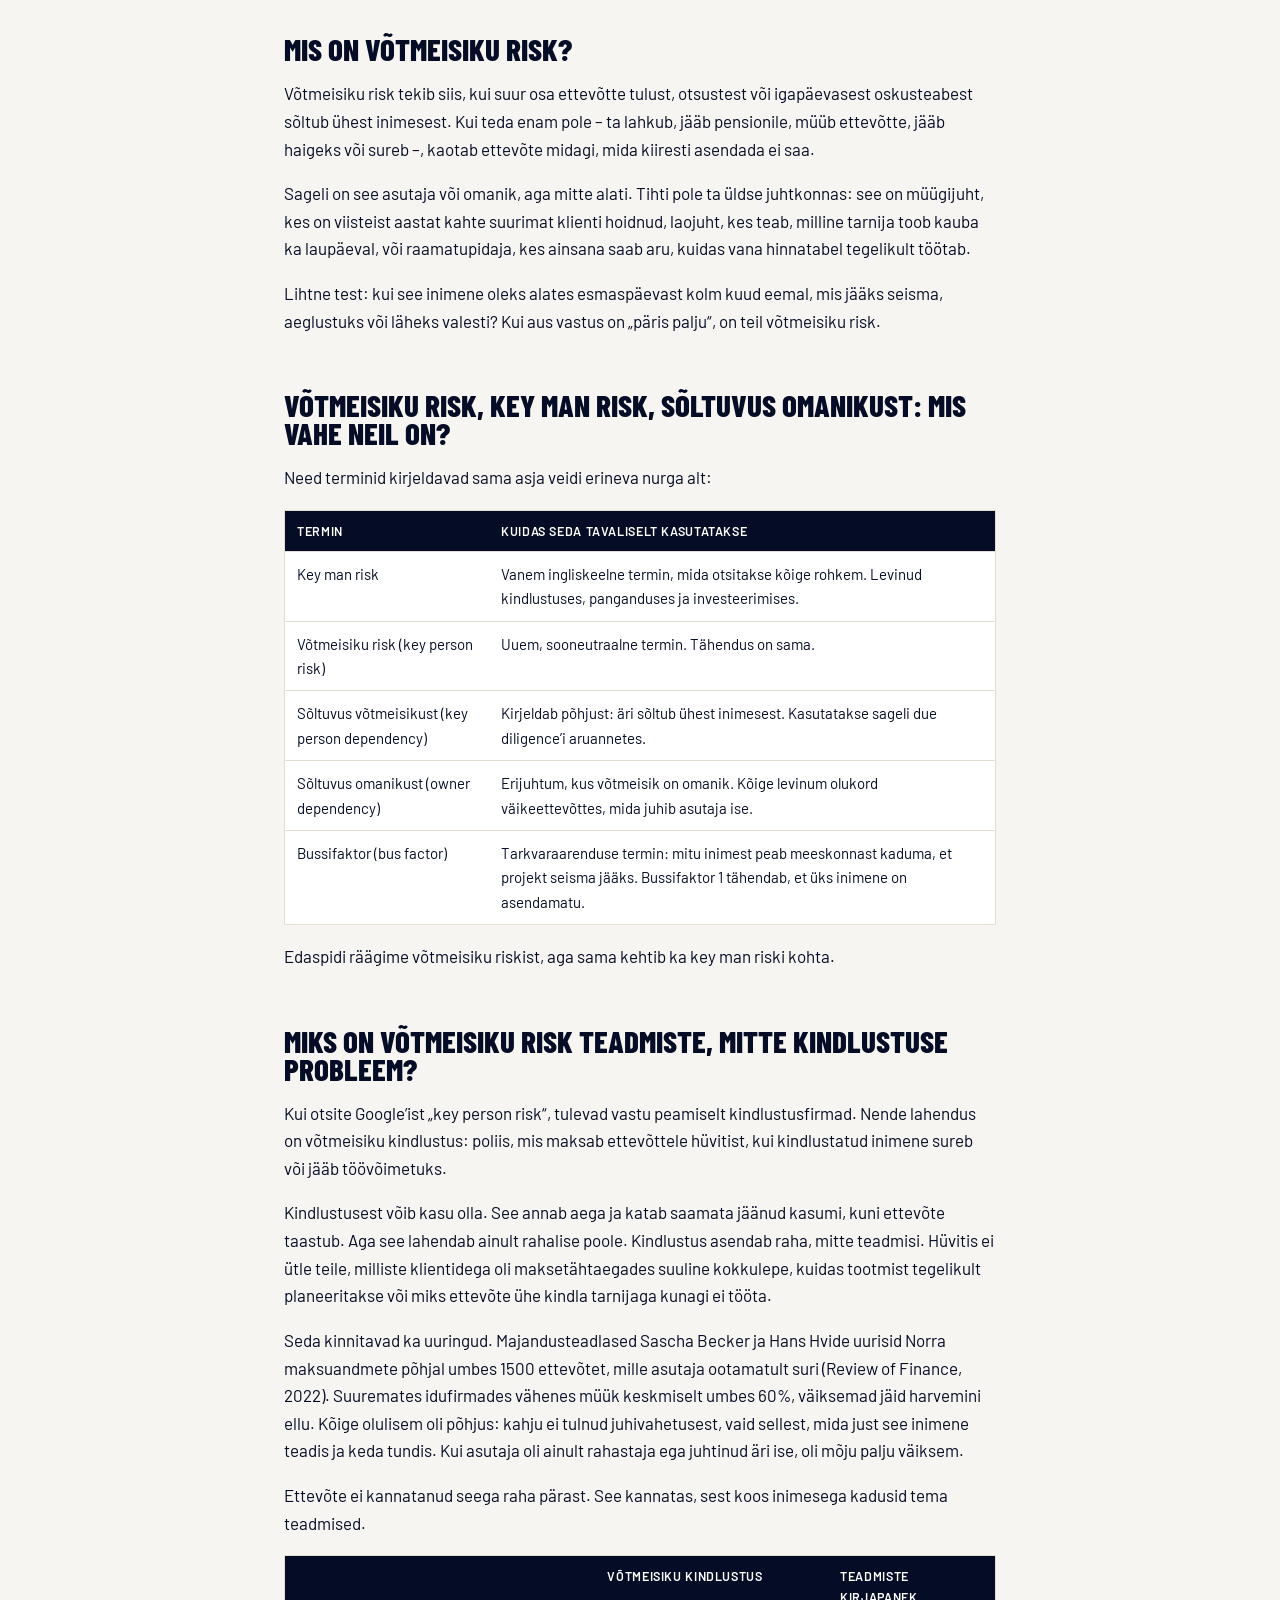
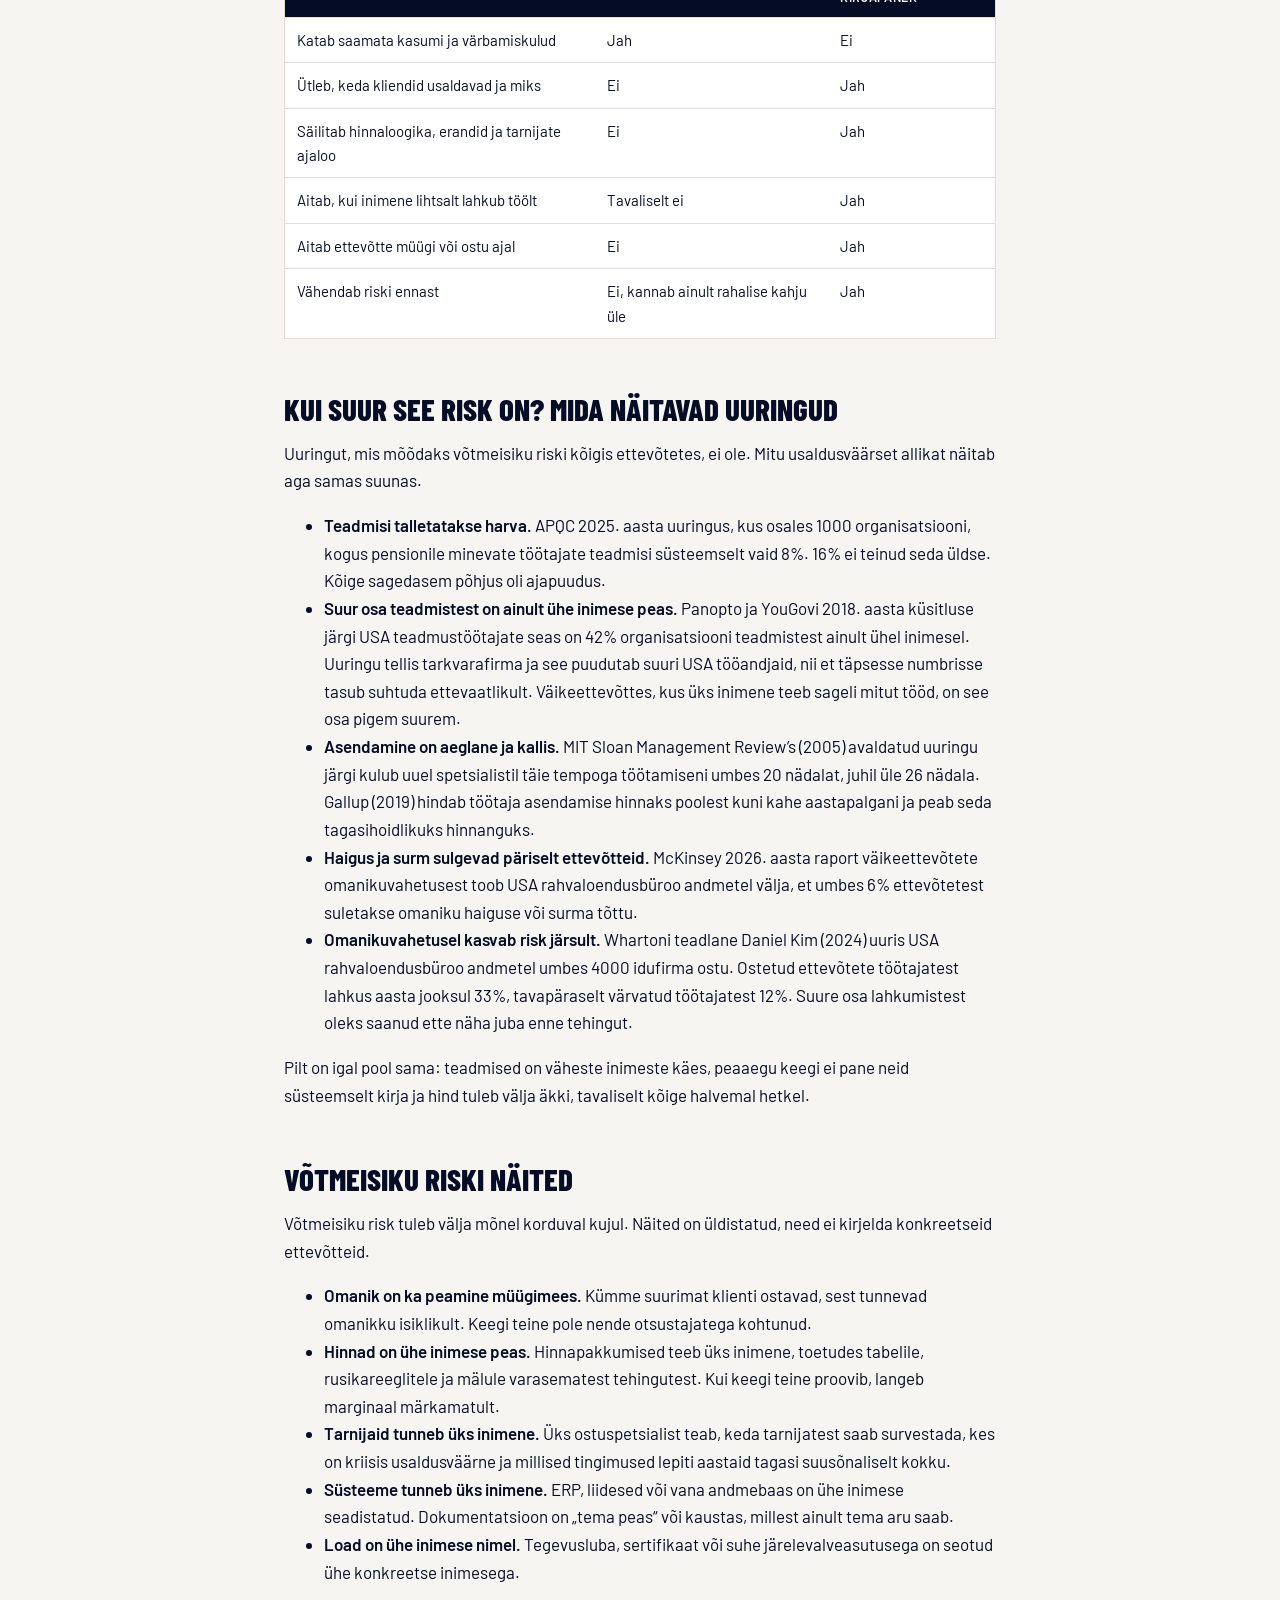
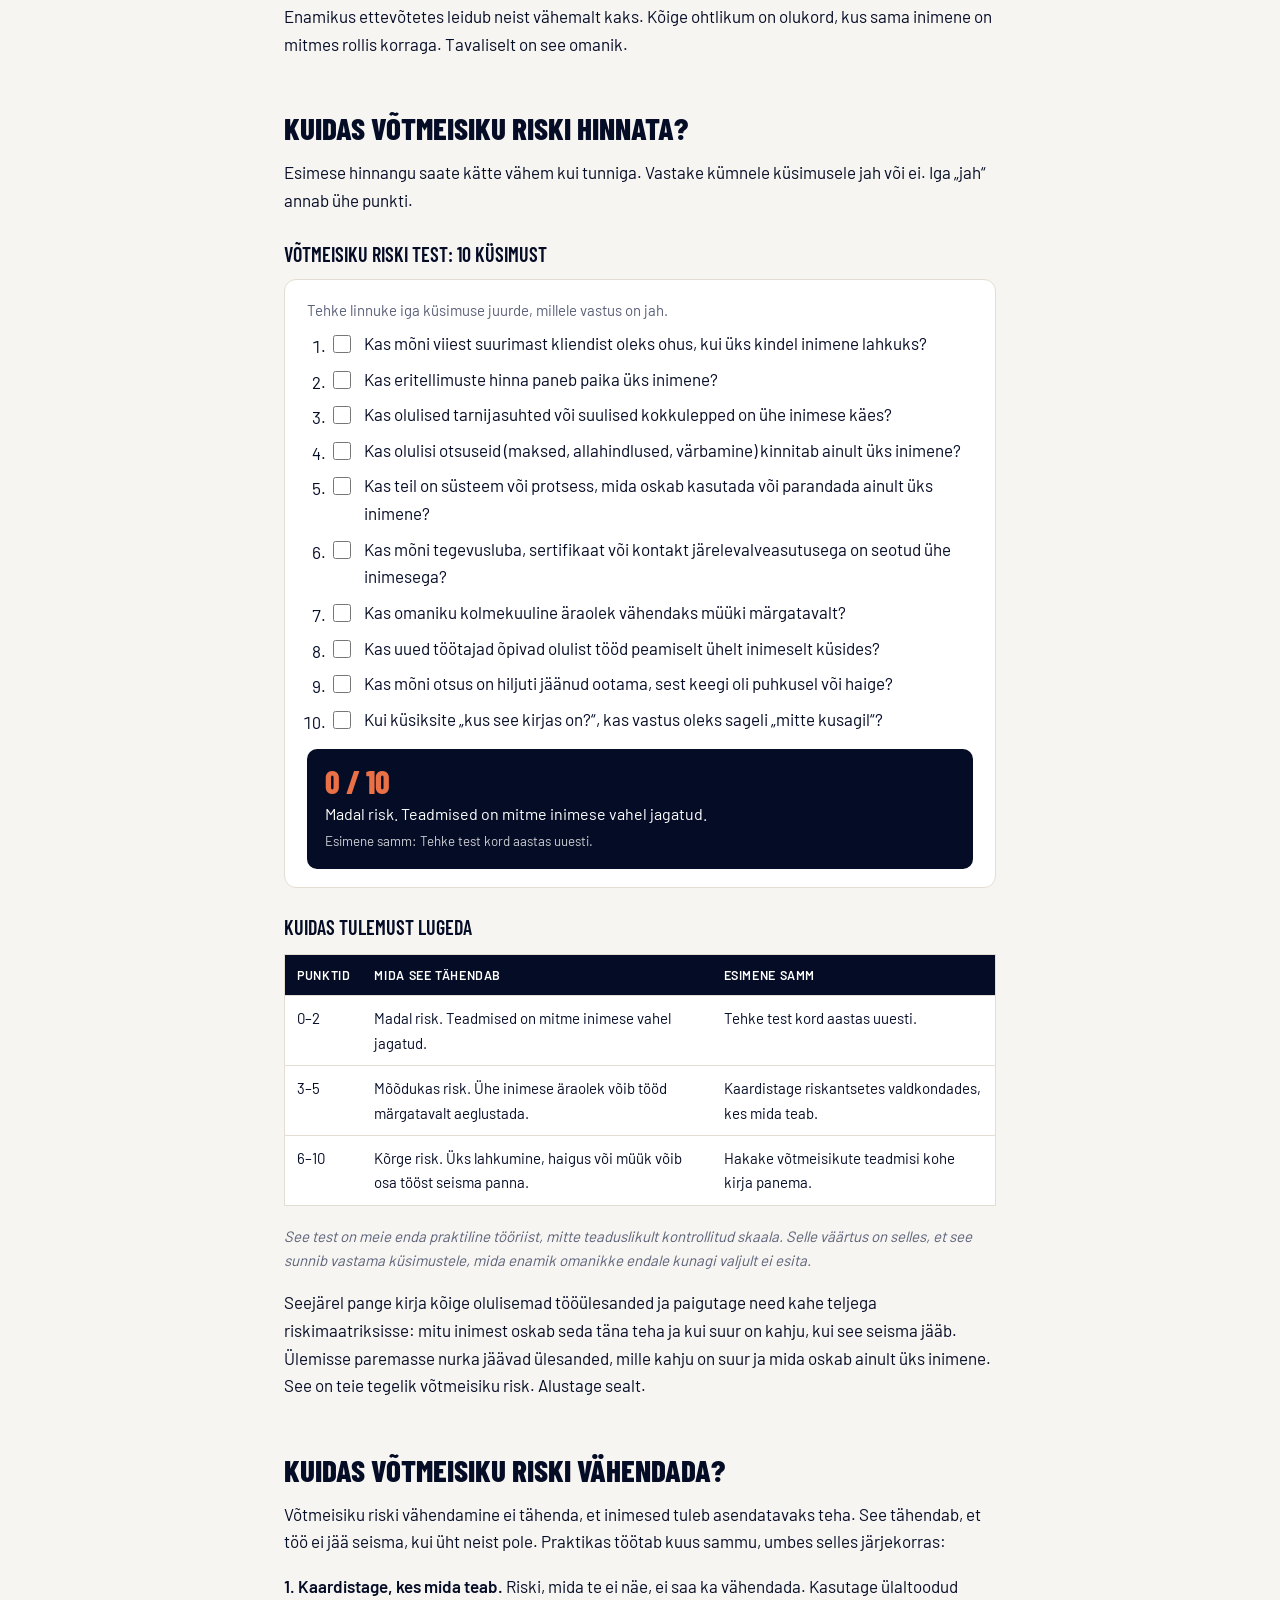
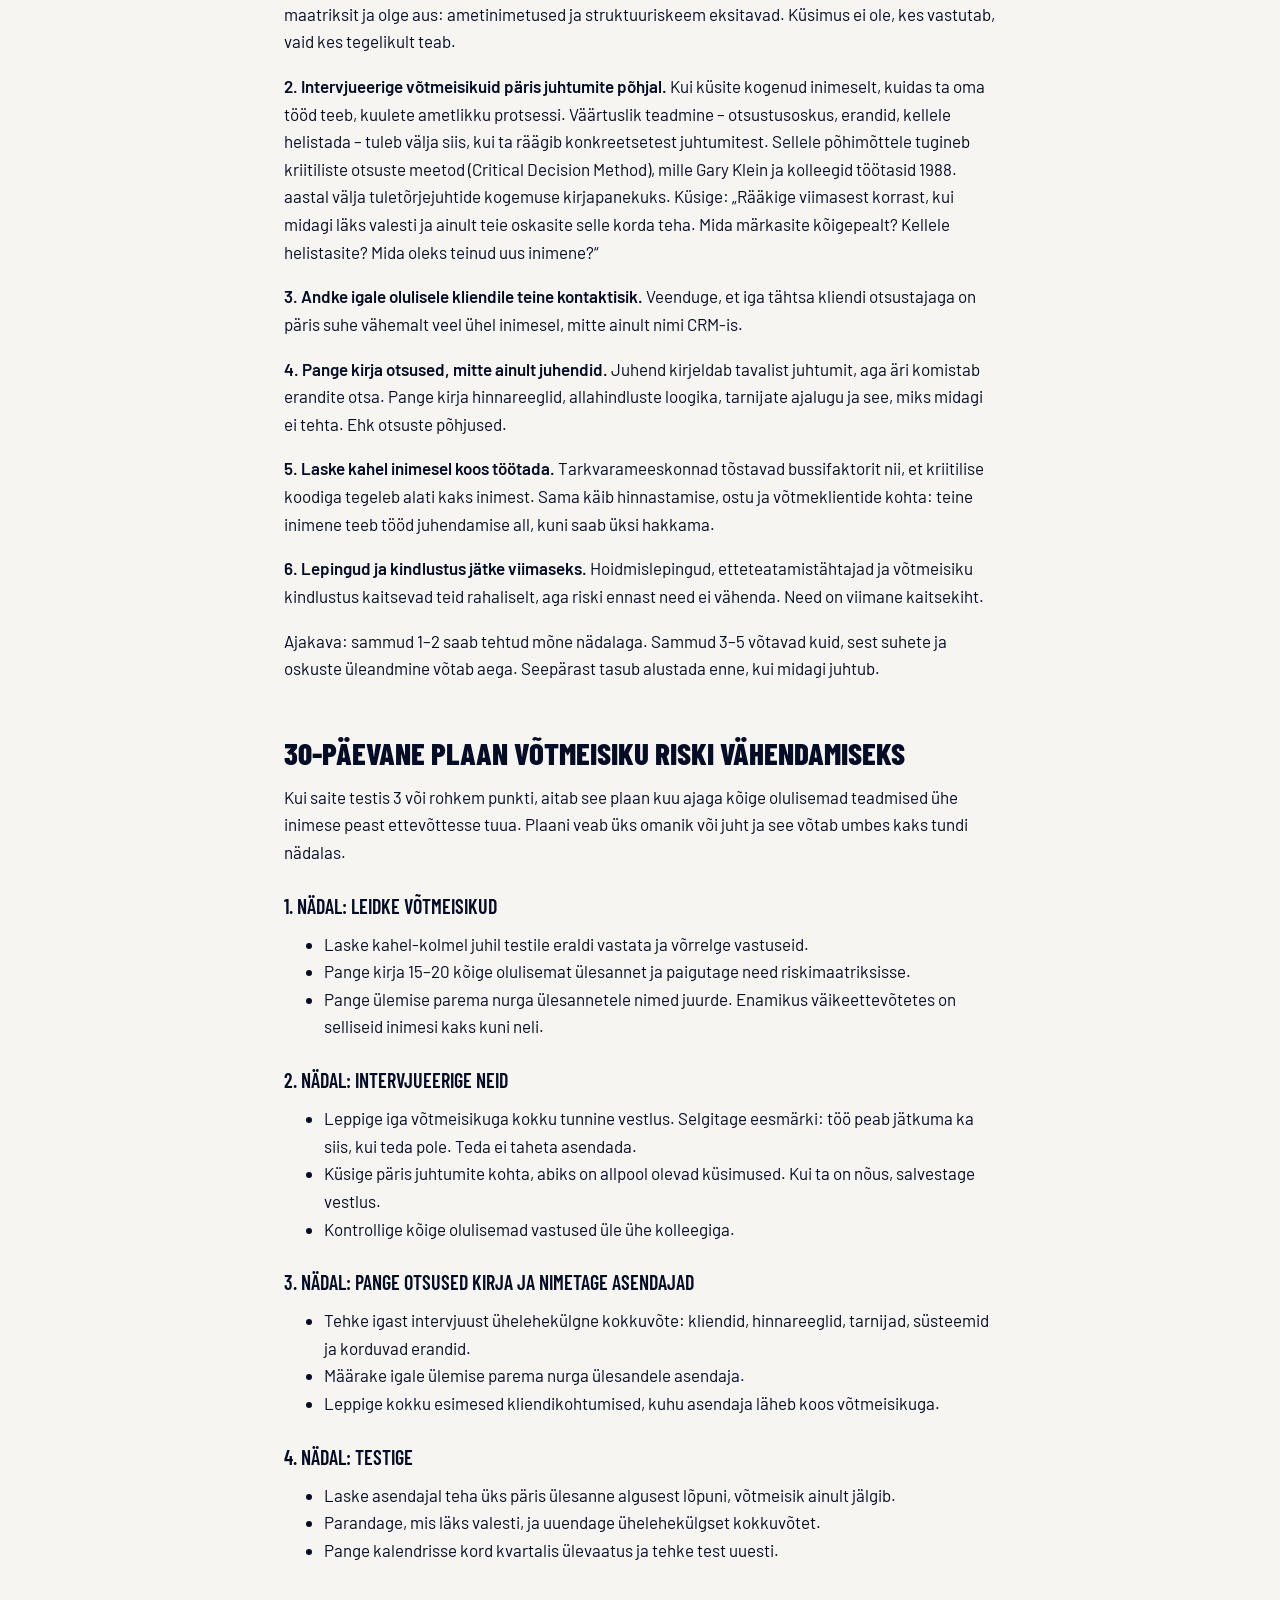
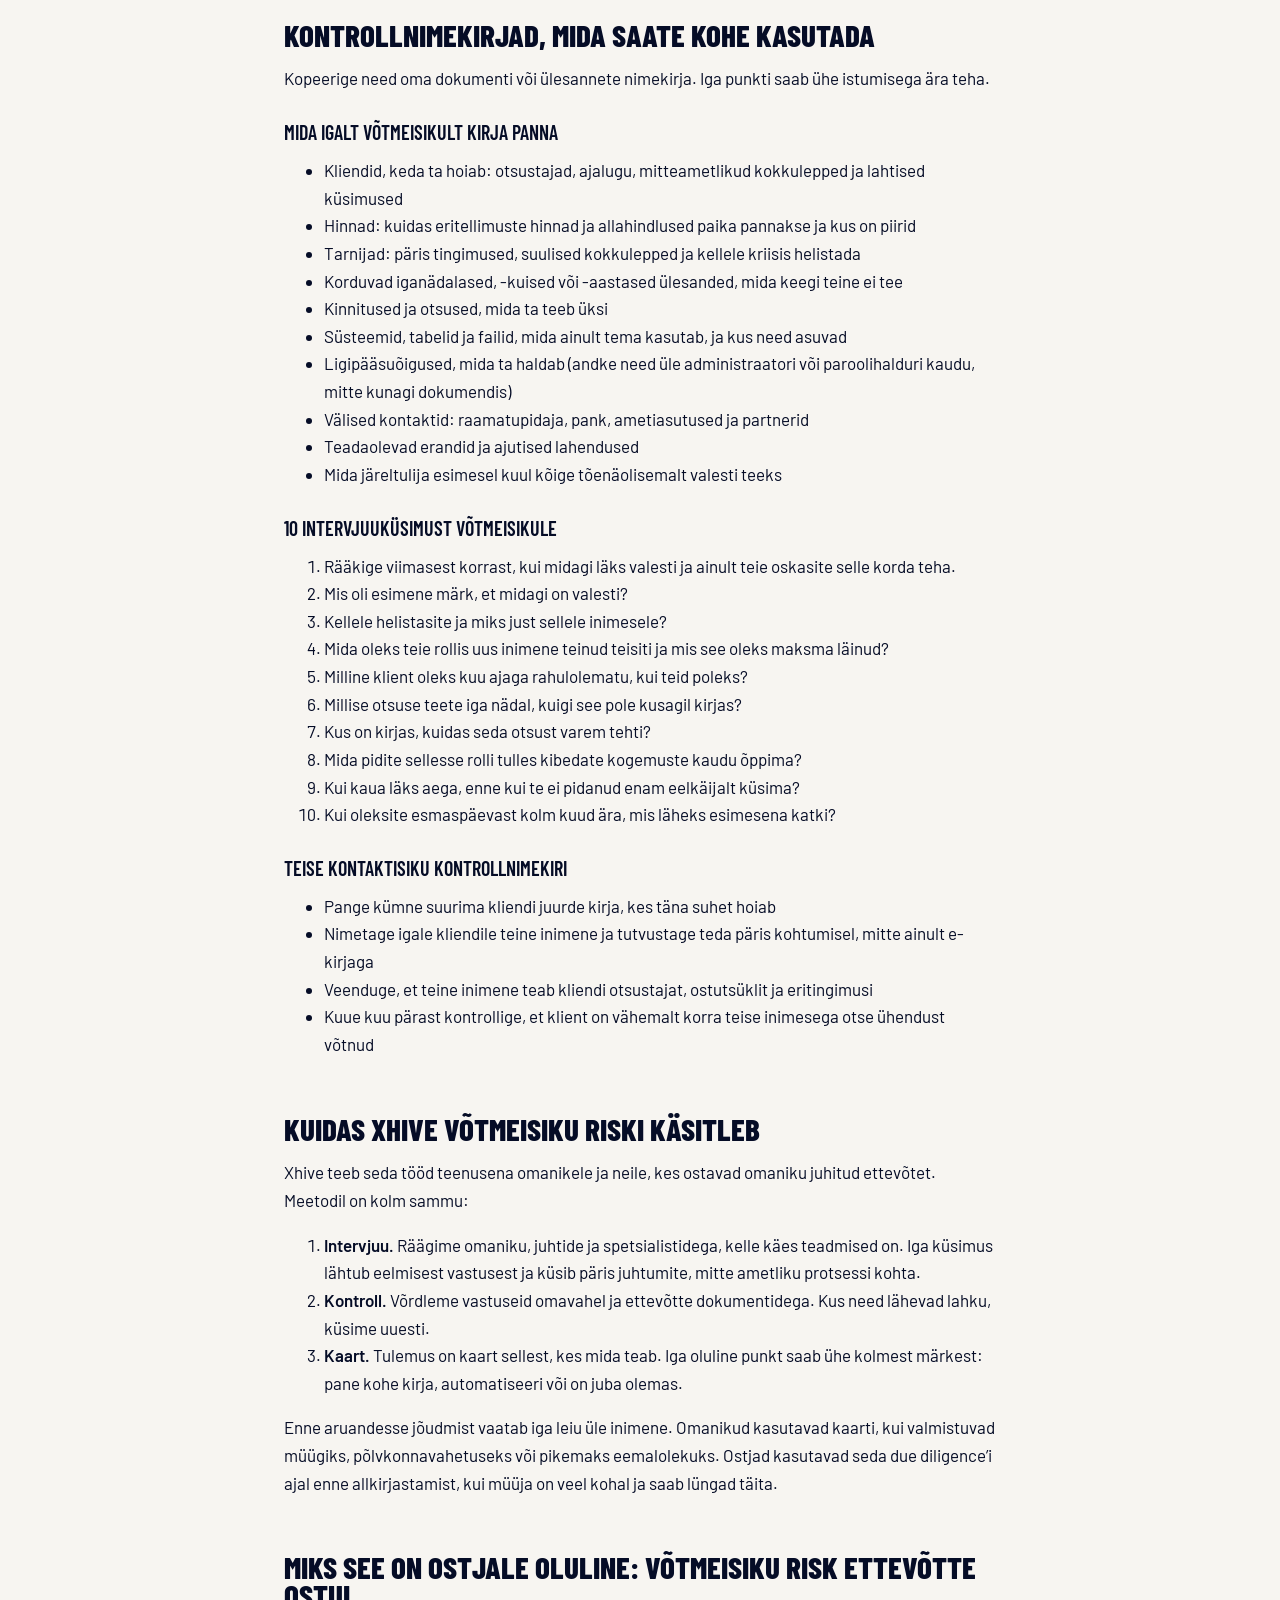
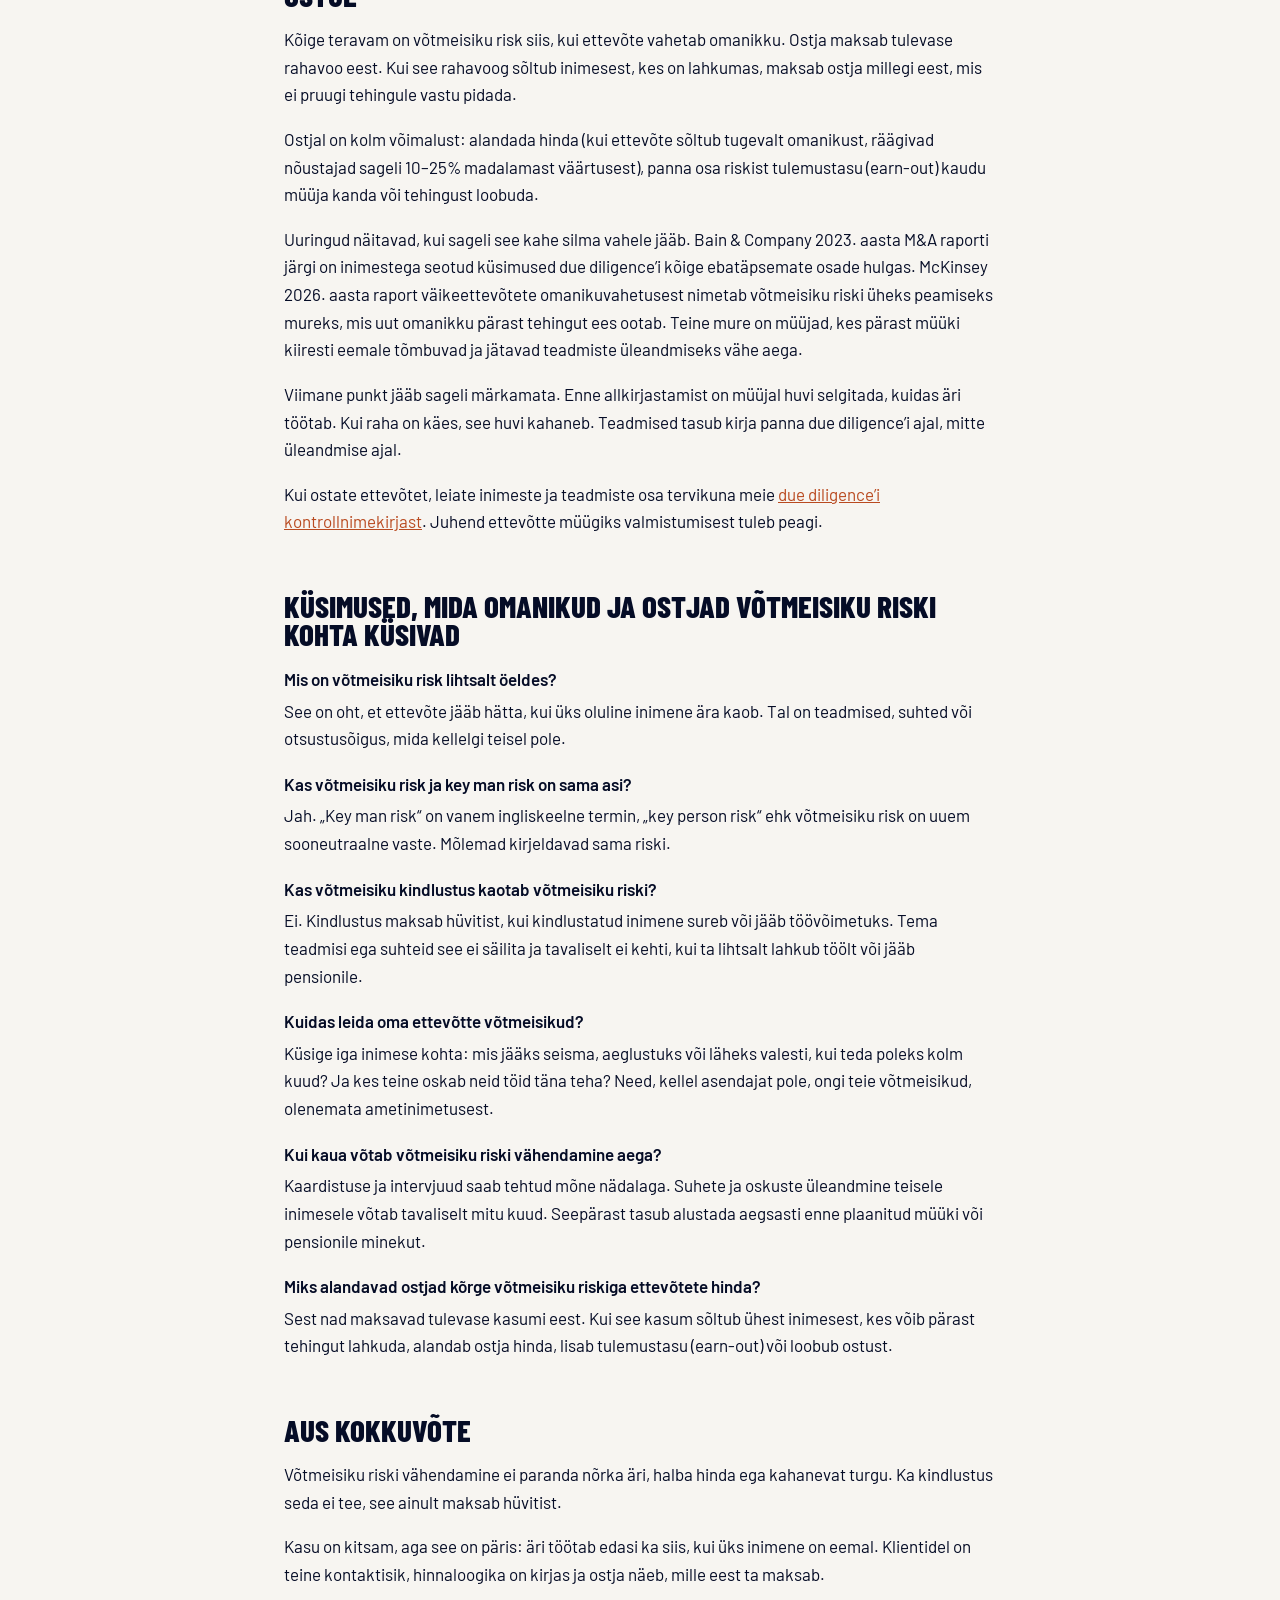
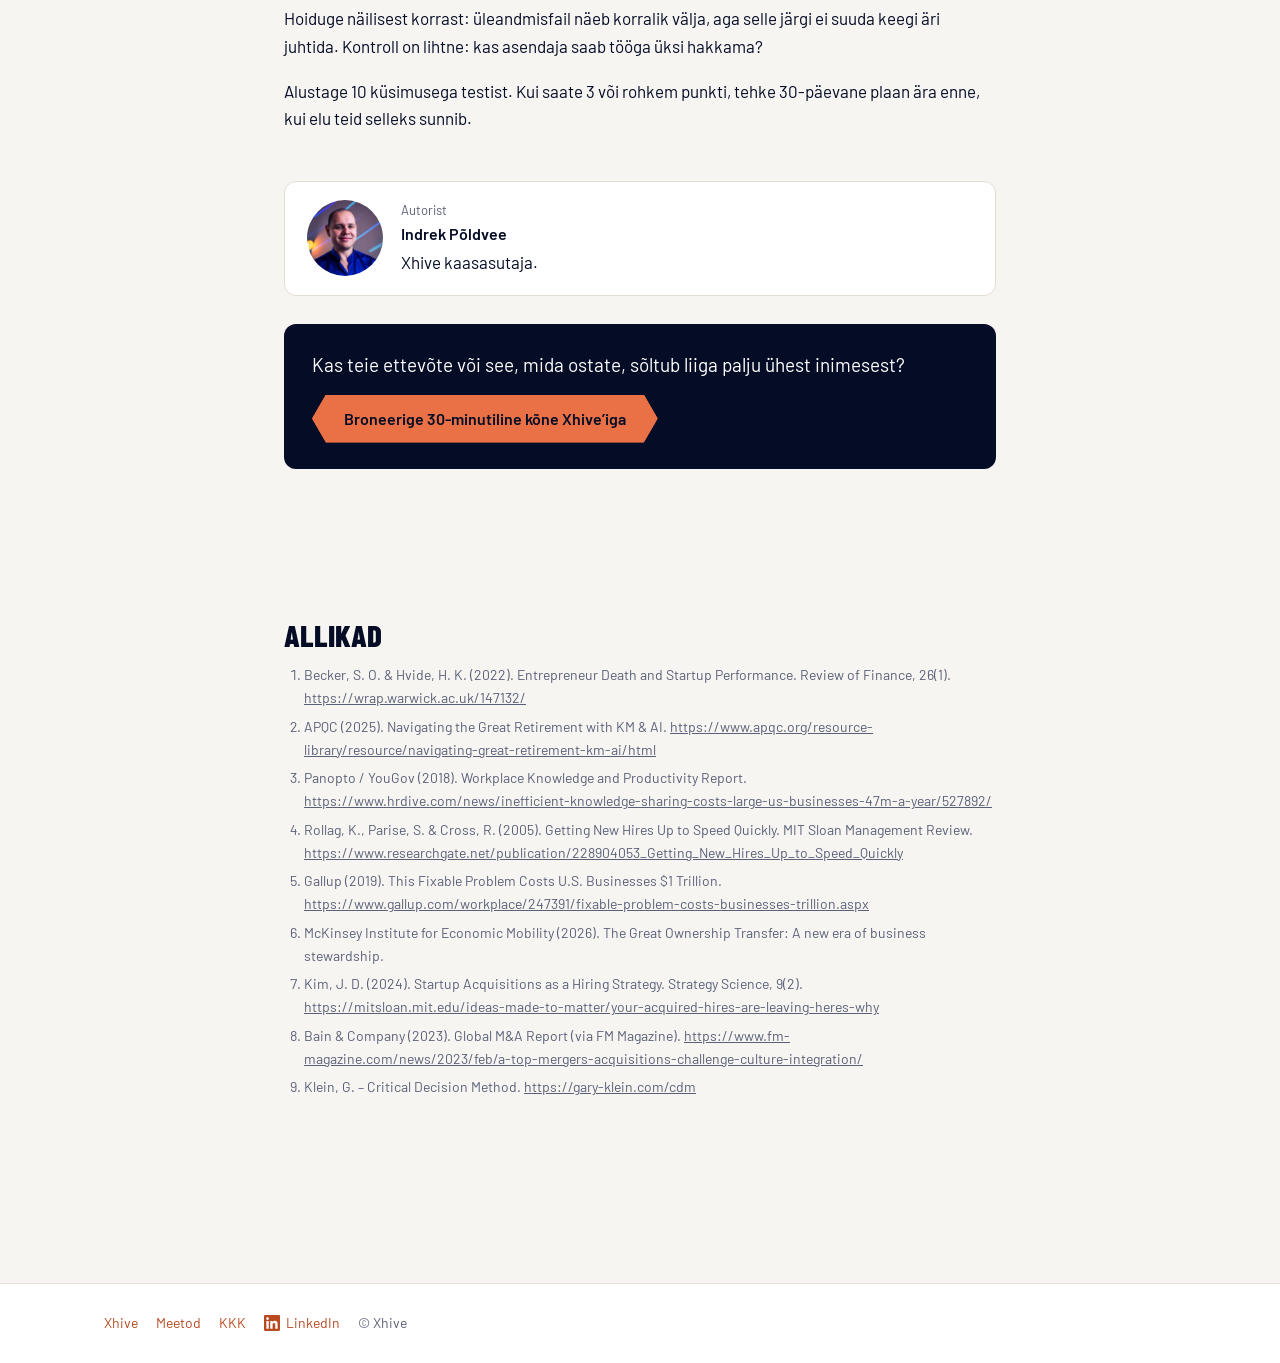
<file: et/blogi/votmeisiku-risk/index.html>
<!doctype html>
<html lang='et' class='et'>
<head>
<meta charset='utf-8'>
<meta name='viewport' content='width=device-width,initial-scale=1'>
<title>Võtmeisiku risk: mis see on ja kuidas seda vähendada</title>
<meta name='description' content='Mis on võtmeisiku risk ehk ettevõtte sõltuvus ühest inimesest? Hinnake seda 10 küsimusega ja vähendage kuue sammuga enne müüki, lahkumist või haigust.'>
<link rel='canonical' href='https://xhive.ai/et/blogi/votmeisiku-risk/'>
<link rel='alternate' hreflang='en' href='https://xhive.ai/blog/key-person-risk/'>
<link rel='alternate' hreflang='et' href='https://xhive.ai/et/blogi/votmeisiku-risk/'>
<link rel='alternate' hreflang='x-default' href='https://xhive.ai/blog/key-person-risk/'>
<link rel='icon' type='image/svg+xml' href='../../../brand/xhive-mark.svg'>
<link rel='preload' as='font' type='font/woff2' href='../../../fonts/BarlowCondensed-Black.woff2' crossorigin>
<link rel='stylesheet' href='../../../style.css'>
<link rel='stylesheet' href='../../../extra.css'>
<script type='application/ld+json'>{"@context": "https://schema.org", "@graph": [{"@type": "Article", "headline": "Võtmeisiku risk (key person risk): mis see on, kuidas seda hinnata ja vähendada", "description": "Mis on võtmeisiku risk ehk ettevõtte sõltuvus ühest inimesest? Hinnake seda 10 küsimusega ja vähendage kuue sammuga enne müüki, lahkumist või haigust.", "mainEntityOfPage": "https://xhive.ai/et/blogi/votmeisiku-risk/", "inLanguage": "et", "author": {"@type": "Person", "name": "Indrek Põldvee", "worksFor": {"@type": "Organization", "name": "Xhive", "url": "https://xhive.ai/"}}, "publisher": {"@type": "Organization", "name": "Xhive", "url": "https://xhive.ai/", "logo": {"@type": "ImageObject", "url": "https://xhive.ai/brand/xhive-app-icon.png"}}}, {"@type": "FAQPage", "mainEntity": [{"@type": "Question", "name": "Mis on võtmeisiku risk lihtsalt öeldes?", "acceptedAnswer": {"@type": "Answer", "text": "See on oht, et ettevõte jääb hätta, kui üks oluline inimene ära kaob. Tal on teadmised, suhted või otsustusõigus, mida kellelgi teisel pole."}}, {"@type": "Question", "name": "Kas võtmeisiku risk ja key man risk on sama asi?", "acceptedAnswer": {"@type": "Answer", "text": "Jah. „Key man risk“ on vanem ingliskeelne termin, „key person risk“ ehk võtmeisiku risk on uuem sooneutraalne vaste. Mõlemad kirjeldavad sama riski."}}, {"@type": "Question", "name": "Kas võtmeisiku kindlustus kaotab võtmeisiku riski?", "acceptedAnswer": {"@type": "Answer", "text": "Ei. Kindlustus maksab hüvitist, kui kindlustatud inimene sureb või jääb töövõimetuks. Tema teadmisi ega suhteid see ei säilita ja tavaliselt ei kehti, kui ta lihtsalt lahkub töölt või jääb pensionile."}}, {"@type": "Question", "name": "Kuidas leida oma ettevõtte võtmeisikud?", "acceptedAnswer": {"@type": "Answer", "text": "Küsige iga inimese kohta: mis jääks seisma, aeglustuks või läheks valesti, kui teda poleks kolm kuud? Ja kes teine oskab neid töid täna teha? Need, kellel asendajat pole, ongi teie võtmeisikud, olenemata ametinimetusest."}}, {"@type": "Question", "name": "Kui kaua võtab võtmeisiku riski vähendamine aega?", "acceptedAnswer": {"@type": "Answer", "text": "Kaardistuse ja intervjuud saab tehtud mõne nädalaga. Suhete ja oskuste üleandmine teisele inimesele võtab tavaliselt mitu kuud. Seepärast tasub alustada aegsasti enne plaanitud müüki või pensionile minekut."}}, {"@type": "Question", "name": "Miks alandavad ostjad kõrge võtmeisiku riskiga ettevõtete hinda?", "acceptedAnswer": {"@type": "Answer", "text": "Sest nad maksavad tulevase kasumi eest. Kui see kasum sõltub ühest inimesest, kes võib pärast tehingut lahkuda, alandab ostja hinda, lisab tulemustasu (earn-out) või loobub ostust."}}]}, {"@type": "BreadcrumbList", "itemListElement": [{"@type": "ListItem", "position": 1, "name": "Xhive", "item": "https://xhive.ai/et/"}, {"@type": "ListItem", "position": 2, "name": "Blogi", "item": "https://xhive.ai/et/blogi/"}, {"@type": "ListItem", "position": 3, "name": "Võtmeisiku risk", "item": "https://xhive.ai/et/blogi/votmeisiku-risk/"}]}]}</script>
</head>
<body>
<header><div class='wrap'><a class='logo' href='../../'><img src='../../../brand/xhive-logo.svg' alt='Xhive'></a>
<div class='right'><nav><a href='../../#/meetod'>Meetod</a><a href='../../#/kkk'>KKK</a><a href='../' class='cur'>Blogi</a><a class='xh-btn xh-btn--outline xh-btn--sm' href='https://app.xhive.ai/'>Logi sisse</a></nav><div class='lang'><a href='../../../blog/key-person-risk/'>EN</a><a class='on' href='./' aria-current='true'>ET</a></div></div></div></header>
<main>
<article class=post>
<nav class=crumbs><a href=../../>Xhive</a> / <a href=../>Blogi</a></nav>
<div class=eyebrow>Võtmeisiku risk</div>
<h1>Võtmeisiku risk (key person risk): mis see on, kuidas seda hinnata ja vähendada</h1>
<p class=lede>Omanik kinnitab, et kõik on kirjas. Siis lahkub müügijuht, kes on kaksteist aastat kahte suurimat klienti hoidnud. Selgub, et keegi teine pole nende klientide otsustajatega kunagi kohtunud.</p>
<p class=lede>Võtmeisiku risk (inglise keeles key person risk või key man risk) on oht, et ettevõte kaotab raha, kliente või tegutsemisvõime, kui üks inimene lahkub, jääb haigeks või sureb. Enamikus väike- ja keskmise suurusega ettevõtetes ei ole see kindlustuse, vaid teadmiste küsimus: hinnareeglid, kliendisuhted ja oskusteave on ühe inimese peas ja mitte kusagil mujal.</p>
<p class=byline>Autor: Indrek Põldvee, Xhive kaasasutaja · Lugemisaeg ~11 min</p>
<nav class=toc aria-label=Sisukord><strong>Selles artiklis</strong><ol><li><a href=#mis-on-votmeisiku-risk>Mis on võtmeisiku risk?</a></li><li><a href=#moisted>Võtmeisiku risk, key man risk, sõltuvus omanikust: mis vahe neil on?</a></li><li><a href=#teadmiste-probleem>Miks on võtmeisiku risk teadmiste, mitte kindlustuse probleem?</a></li><li><a href=#kui-suur-risk>Kui suur see risk on? Mida näitavad uuringud</a></li><li><a href=#naited>Võtmeisiku riski näited</a></li><li><a href=#kuidas-hinnata>Kuidas võtmeisiku riski hinnata? (10 küsimust)</a></li><li><a href=#kuidas-vahendada>Kuidas võtmeisiku riski vähendada?</a></li><li><a href=#30-paeva-plaan>30-päevane plaan võtmeisiku riski vähendamiseks</a></li><li><a href=#kontrollnimekirjad>Kontrollnimekirjad, mida saate kohe kasutada</a></li><li><a href=#xhive-lahenemine>Kuidas Xhive võtmeisiku riski käsitleb</a></li><li><a href=#ostjad>Miks see on ostjale oluline: võtmeisiku risk ettevõtte ostul</a></li><li><a href=#kkk>KKK</a></li><li><a href=#kokkuvote>Aus kokkuvõte</a></li></ol></nav>
<h2 id=mis-on-votmeisiku-risk>Mis on võtmeisiku risk?</h2>
<p>Võtmeisiku risk tekib siis, kui suur osa ettevõtte tulust, otsustest või igapäevasest oskusteabest sõltub ühest inimesest. Kui teda enam pole – ta lahkub, jääb pensionile, müüb ettevõtte, jääb haigeks või sureb –, kaotab ettevõte midagi, mida kiiresti asendada ei saa.</p>
<p>Sageli on see asutaja või omanik, aga mitte alati. Tihti pole ta üldse juhtkonnas: see on müügijuht, kes on viisteist aastat kahte suurimat klienti hoidnud, laojuht, kes teab, milline tarnija toob kauba ka laupäeval, või raamatupidaja, kes ainsana saab aru, kuidas vana hinnatabel tegelikult töötab.</p>
<p>Lihtne test: kui see inimene oleks alates esmaspäevast kolm kuud eemal, mis jääks seisma, aeglustuks või läheks valesti? Kui aus vastus on „päris palju“, on teil võtmeisiku risk.</p>
<h2 id=moisted>Võtmeisiku risk, key man risk, sõltuvus omanikust: mis vahe neil on?</h2>
<p>Need terminid kirjeldavad sama asja veidi erineva nurga alt:</p>
<table><thead><tr><th>Termin</th><th>Kuidas seda tavaliselt kasutatakse</th></tr></thead><tbody><tr><td>Key man risk</td><td>Vanem ingliskeelne termin, mida otsitakse kõige rohkem. Levinud kindlustuses, panganduses ja investeerimises.</td></tr><tr><td>Võtmeisiku risk (key person risk)</td><td>Uuem, sooneutraalne termin. Tähendus on sama.</td></tr><tr><td>Sõltuvus võtmeisikust (key person dependency)</td><td>Kirjeldab põhjust: äri sõltub ühest inimesest. Kasutatakse sageli due diligence’i aruannetes.</td></tr><tr><td>Sõltuvus omanikust (owner dependency)</td><td>Erijuhtum, kus võtmeisik on omanik. Kõige levinum olukord väikeettevõttes, mida juhib asutaja ise.</td></tr><tr><td>Bussifaktor (bus factor)</td><td>Tarkvaraarenduse termin: mitu inimest peab meeskonnast kaduma, et projekt seisma jääks. Bussifaktor 1 tähendab, et üks inimene on asendamatu.</td></tr></tbody></table>
<p>Edaspidi räägime võtmeisiku riskist, aga sama kehtib ka key man riski kohta.</p>
<h2 id=teadmiste-probleem>Miks on võtmeisiku risk teadmiste, mitte kindlustuse probleem?</h2>
<p>Kui otsite Google’ist „key person risk“, tulevad vastu peamiselt kindlustusfirmad. Nende lahendus on võtmeisiku kindlustus: poliis, mis maksab ettevõttele hüvitist, kui kindlustatud inimene sureb või jääb töövõimetuks.</p>
<p>Kindlustusest võib kasu olla. See annab aega ja katab saamata jäänud kasumi, kuni ettevõte taastub. Aga see lahendab ainult rahalise poole. Kindlustus asendab raha, mitte teadmisi. Hüvitis ei ütle teile, milliste klientidega oli maksetähtaegades suuline kokkulepe, kuidas tootmist tegelikult planeeritakse või miks ettevõte ühe kindla tarnijaga kunagi ei tööta.</p>
<p>Seda kinnitavad ka uuringud. Majandusteadlased Sascha Becker ja Hans Hvide uurisid Norra maksuandmete põhjal umbes 1500 ettevõtet, mille asutaja ootamatult suri (Review of Finance, 2022). Suuremates idufirmades vähenes müük keskmiselt umbes 60%, väiksemad jäid harvemini ellu. Kõige olulisem oli põhjus: kahju ei tulnud juhivahetusest, vaid sellest, mida just see inimene teadis ja keda tundis. Kui asutaja oli ainult rahastaja ega juhtinud äri ise, oli mõju palju väiksem.</p>
<p>Ettevõte ei kannatanud seega raha pärast. See kannatas, sest koos inimesega kadusid tema teadmised.</p>
<table><thead><tr><th></th><th>Võtmeisiku kindlustus</th><th>Teadmiste kirjapanek</th></tr></thead><tbody><tr><td>Katab saamata kasumi ja värbamiskulud</td><td>Jah</td><td>Ei</td></tr><tr><td>Ütleb, keda kliendid usaldavad ja miks</td><td>Ei</td><td>Jah</td></tr><tr><td>Säilitab hinnaloogika, erandid ja tarnijate ajaloo</td><td>Ei</td><td>Jah</td></tr><tr><td>Aitab, kui inimene lihtsalt lahkub töölt</td><td>Tavaliselt ei</td><td>Jah</td></tr><tr><td>Aitab ettevõtte müügi või ostu ajal</td><td>Ei</td><td>Jah</td></tr><tr><td>Vähendab riski ennast</td><td>Ei, kannab ainult rahalise kahju üle</td><td>Jah</td></tr></tbody></table>
<h2 id=kui-suur-risk>Kui suur see risk on? Mida näitavad uuringud</h2>
<p>Uuringut, mis mõõdaks võtmeisiku riski kõigis ettevõtetes, ei ole. Mitu usaldusväärset allikat näitab aga samas suunas.</p>
<ul><li><strong>Teadmisi talletatakse harva.</strong> APQC 2025. aasta uuringus, kus osales 1000 organisatsiooni, kogus pensionile minevate töötajate teadmisi süsteemselt vaid 8%. 16% ei teinud seda üldse. Kõige sagedasem põhjus oli ajapuudus.</li><li><strong>Suur osa teadmistest on ainult ühe inimese peas.</strong> Panopto ja YouGovi 2018. aasta küsitluse järgi USA teadmustöötajate seas on 42% organisatsiooni teadmistest ainult ühel inimesel. Uuringu tellis tarkvarafirma ja see puudutab suuri USA tööandjaid, nii et täpsesse numbrisse tasub suhtuda ettevaatlikult. Väikeettevõttes, kus üks inimene teeb sageli mitut tööd, on see osa pigem suurem.</li><li><strong>Asendamine on aeglane ja kallis.</strong> MIT Sloan Management Review’s (2005) avaldatud uuringu järgi kulub uuel spetsialistil täie tempoga töötamiseni umbes 20 nädalat, juhil üle 26 nädala. Gallup (2019) hindab töötaja asendamise hinnaks poolest kuni kahe aastapalgani ja peab seda tagasihoidlikuks hinnanguks.</li><li><strong>Haigus ja surm sulgevad päriselt ettevõtteid.</strong> McKinsey 2026. aasta raport väikeettevõtete omanikuvahetusest toob USA rahvaloendusbüroo andmetel välja, et umbes 6% ettevõtetest suletakse omaniku haiguse või surma tõttu.</li><li><strong>Omanikuvahetusel kasvab risk järsult.</strong> Whartoni teadlane Daniel Kim (2024) uuris USA rahvaloendusbüroo andmetel umbes 4000 idufirma ostu. Ostetud ettevõtete töötajatest lahkus aasta jooksul 33%, tavapäraselt värvatud töötajatest 12%. Suure osa lahkumistest oleks saanud ette näha juba enne tehingut.</li></ul>
<p>Pilt on igal pool sama: teadmised on väheste inimeste käes, peaaegu keegi ei pane neid süsteemselt kirja ja hind tuleb välja äkki, tavaliselt kõige halvemal hetkel.</p>
<h2 id=naited>Võtmeisiku riski näited</h2>
<p>Võtmeisiku risk tuleb välja mõnel korduval kujul. Näited on üldistatud, need ei kirjelda konkreetseid ettevõtteid.</p>
<ul><li><strong>Omanik on ka peamine müügimees.</strong> Kümme suurimat klienti ostavad, sest tunnevad omanikku isiklikult. Keegi teine pole nende otsustajatega kohtunud.</li><li><strong>Hinnad on ühe inimese peas.</strong> Hinnapakkumised teeb üks inimene, toetudes tabelile, rusikareeglitele ja mälule varasematest tehingutest. Kui keegi teine proovib, langeb marginaal märkamatult.</li><li><strong>Tarnijaid tunneb üks inimene.</strong> Üks ostuspetsialist teab, keda tarnijatest saab survestada, kes on kriisis usaldusväärne ja millised tingimused lepiti aastaid tagasi suusõnaliselt kokku.</li><li><strong>Süsteeme tunneb üks inimene.</strong> ERP, liidesed või vana andmebaas on ühe inimese seadistatud. Dokumentatsioon on „tema peas“ või kaustas, millest ainult tema aru saab.</li><li><strong>Load on ühe inimese nimel.</strong> Tegevusluba, sertifikaat või suhe järelevalveasutusega on seotud ühe konkreetse inimesega.</li></ul>
<p>Enamikus ettevõtetes leidub neist vähemalt kaks. Kõige ohtlikum on olukord, kus sama inimene on mitmes rollis korraga. Tavaliselt on see omanik.</p>
<h2 id=kuidas-hinnata>Kuidas võtmeisiku riski hinnata?</h2>
<p>Esimese hinnangu saate kätte vähem kui tunniga. Vastake kümnele küsimusele jah või ei. Iga „jah“ annab ühe punkti.</p>
<h3>Võtmeisiku riski test: 10 küsimust</h3>
<div class=kpr-calc><p class=kpr-hint>Tehke linnuke iga küsimuse juurde, millele vastus on jah.</p><ol><li><label><input type=checkbox><span>Kas mõni viiest suurimast kliendist oleks ohus, kui üks kindel inimene lahkuks?</span></label></li><li><label><input type=checkbox><span>Kas eritellimuste hinna paneb paika üks inimene?</span></label></li><li><label><input type=checkbox><span>Kas olulised tarnijasuhted või suulised kokkulepped on ühe inimese käes?</span></label></li><li><label><input type=checkbox><span>Kas olulisi otsuseid (maksed, allahindlused, värbamine) kinnitab ainult üks inimene?</span></label></li><li><label><input type=checkbox><span>Kas teil on süsteem või protsess, mida oskab kasutada või parandada ainult üks inimene?</span></label></li><li><label><input type=checkbox><span>Kas mõni tegevusluba, sertifikaat või kontakt järelevalveasutusega on seotud ühe inimesega?</span></label></li><li><label><input type=checkbox><span>Kas omaniku kolmekuuline äraolek vähendaks müüki märgatavalt?</span></label></li><li><label><input type=checkbox><span>Kas uued töötajad õpivad olulist tööd peamiselt ühelt inimeselt küsides?</span></label></li><li><label><input type=checkbox><span>Kas mõni otsus on hiljuti jäänud ootama, sest keegi oli puhkusel või haige?</span></label></li><li><label><input type=checkbox><span>Kui küsiksite „kus see kirjas on?“, kas vastus oleks sageli „mitte kusagil“?</span></label></li></ol><div class=kpr-out aria-live=polite></div></div>
<h3>Kuidas tulemust lugeda</h3>
<table><thead><tr><th>Punktid</th><th>Mida see tähendab</th><th>Esimene samm</th></tr></thead><tbody><tr><td>0–2</td><td>Madal risk. Teadmised on mitme inimese vahel jagatud.</td><td>Tehke test kord aastas uuesti.</td></tr><tr><td>3–5</td><td>Mõõdukas risk. Ühe inimese äraolek võib tööd märgatavalt aeglustada.</td><td>Kaardistage riskantsetes valdkondades, kes mida teab.</td></tr><tr><td>6–10</td><td>Kõrge risk. Üks lahkumine, haigus või müük võib osa tööst seisma panna.</td><td>Hakake võtmeisikute teadmisi kohe kirja panema.</td></tr></tbody></table>
<p class=note>See test on meie enda praktiline tööriist, mitte teaduslikult kontrollitud skaala. Selle väärtus on selles, et see sunnib vastama küsimustele, mida enamik omanikke endale kunagi valjult ei esita.</p>
<p>Seejärel pange kirja kõige olulisemad tööülesanded ja paigutage need kahe teljega riskimaatriksisse: mitu inimest oskab seda täna teha ja kui suur on kahju, kui see seisma jääb. Ülemisse paremasse nurka jäävad ülesanded, mille kahju on suur ja mida oskab ainult üks inimene. See on teie tegelik võtmeisiku risk. Alustage sealt.</p>
<h2 id=kuidas-vahendada>Kuidas võtmeisiku riski vähendada?</h2>
<p>Võtmeisiku riski vähendamine ei tähenda, et inimesed tuleb asendatavaks teha. See tähendab, et töö ei jää seisma, kui üht neist pole. Praktikas töötab kuus sammu, umbes selles järjekorras:</p>
<p><strong>1. Kaardistage, kes mida teab.</strong> Riski, mida te ei näe, ei saa ka vähendada. Kasutage ülaltoodud maatriksit ja olge aus: ametinimetused ja struktuuriskeem eksitavad. Küsimus ei ole, kes vastutab, vaid kes tegelikult teab.</p>
<p><strong>2. Intervjueerige võtmeisikuid päris juhtumite põhjal.</strong> Kui küsite kogenud inimeselt, kuidas ta oma tööd teeb, kuulete ametlikku protsessi. Väärtuslik teadmine – otsustusoskus, erandid, kellele helistada – tuleb välja siis, kui ta räägib konkreetsetest juhtumitest. Sellele põhimõttele tugineb kriitiliste otsuste meetod (Critical Decision Method), mille Gary Klein ja kolleegid töötasid 1988. aastal välja tuletõrjejuhtide kogemuse kirjapanekuks. Küsige: „Rääkige viimasest korrast, kui midagi läks valesti ja ainult teie oskasite selle korda teha. Mida märkasite kõigepealt? Kellele helistasite? Mida oleks teinud uus inimene?“</p>
<p><strong>3. Andke igale olulisele kliendile teine kontaktisik.</strong> Veenduge, et iga tähtsa kliendi otsustajaga on päris suhe vähemalt veel ühel inimesel, mitte ainult nimi CRM-is.</p>
<p><strong>4. Pange kirja otsused, mitte ainult juhendid.</strong> Juhend kirjeldab tavalist juhtumit, aga äri komistab erandite otsa. Pange kirja hinnareeglid, allahindluste loogika, tarnijate ajalugu ja see, miks midagi ei tehta. Ehk otsuste põhjused.</p>
<p><strong>5. Laske kahel inimesel koos töötada.</strong> Tarkvarameeskonnad tõstavad bussifaktorit nii, et kriitilise koodiga tegeleb alati kaks inimest. Sama käib hinnastamise, ostu ja võtmeklientide kohta: teine inimene teeb tööd juhendamise all, kuni saab üksi hakkama.</p>
<p><strong>6. Lepingud ja kindlustus jätke viimaseks.</strong> Hoidmislepingud, etteteatamistähtajad ja võtmeisiku kindlustus kaitsevad teid rahaliselt, aga riski ennast need ei vähenda. Need on viimane kaitsekiht.</p>
<p>Ajakava: sammud 1–2 saab tehtud mõne nädalaga. Sammud 3–5 võtavad kuid, sest suhete ja oskuste üleandmine võtab aega. Seepärast tasub alustada enne, kui midagi juhtub.</p>
<h2 id=30-paeva-plaan>30-päevane plaan võtmeisiku riski vähendamiseks</h2>
<p>Kui saite testis 3 või rohkem punkti, aitab see plaan kuu ajaga kõige olulisemad teadmised ühe inimese peast ettevõttesse tuua. Plaani veab üks omanik või juht ja see võtab umbes kaks tundi nädalas.</p>
<h3>1. nädal: leidke võtmeisikud</h3>
<ul><li>Laske kahel-kolmel juhil testile eraldi vastata ja võrrelge vastuseid.</li><li>Pange kirja 15–20 kõige olulisemat ülesannet ja paigutage need riskimaatriksisse.</li><li>Pange ülemise parema nurga ülesannetele nimed juurde. Enamikus väikeettevõtetes on selliseid inimesi kaks kuni neli.</li></ul>
<h3>2. nädal: intervjueerige neid</h3>
<ul><li>Leppige iga võtmeisikuga kokku tunnine vestlus. Selgitage eesmärki: töö peab jätkuma ka siis, kui teda pole. Teda ei taheta asendada.</li><li>Küsige päris juhtumite kohta, abiks on allpool olevad küsimused. Kui ta on nõus, salvestage vestlus.</li><li>Kontrollige kõige olulisemad vastused üle ühe kolleegiga.</li></ul>
<h3>3. nädal: pange otsused kirja ja nimetage asendajad</h3>
<ul><li>Tehke igast intervjuust ühelehekülgne kokkuvõte: kliendid, hinnareeglid, tarnijad, süsteemid ja korduvad erandid.</li><li>Määrake igale ülemise parema nurga ülesandele asendaja.</li><li>Leppige kokku esimesed kliendikohtumised, kuhu asendaja läheb koos võtmeisikuga.</li></ul>
<h3>4. nädal: testige</h3>
<ul><li>Laske asendajal teha üks päris ülesanne algusest lõpuni, võtmeisik ainult jälgib.</li><li>Parandage, mis läks valesti, ja uuendage ühelehekülgset kokkuvõtet.</li><li>Pange kalendrisse kord kvartalis ülevaatus ja tehke test uuesti.</li></ul>
<h2 id=kontrollnimekirjad>Kontrollnimekirjad, mida saate kohe kasutada</h2>
<p>Kopeerige need oma dokumenti või ülesannete nimekirja. Iga punkti saab ühe istumisega ära teha.</p>
<h3>Mida igalt võtmeisikult kirja panna</h3>
<ul><li>Kliendid, keda ta hoiab: otsustajad, ajalugu, mitteametlikud kokkulepped ja lahtised küsimused</li><li>Hinnad: kuidas eritellimuste hinnad ja allahindlused paika pannakse ja kus on piirid</li><li>Tarnijad: päris tingimused, suulised kokkulepped ja kellele kriisis helistada</li><li>Korduvad iganädalased, -kuised või -aastased ülesanded, mida keegi teine ei tee</li><li>Kinnitused ja otsused, mida ta teeb üksi</li><li>Süsteemid, tabelid ja failid, mida ainult tema kasutab, ja kus need asuvad</li><li>Ligipääsuõigused, mida ta haldab (andke need üle administraatori või paroolihalduri kaudu, mitte kunagi dokumendis)</li><li>Välised kontaktid: raamatupidaja, pank, ametiasutused ja partnerid</li><li>Teadaolevad erandid ja ajutised lahendused</li><li>Mida järeltulija esimesel kuul kõige tõenäolisemalt valesti teeks</li></ul>
<h3>10 intervjuuküsimust võtmeisikule</h3>
<ol start=1><li>Rääkige viimasest korrast, kui midagi läks valesti ja ainult teie oskasite selle korda teha.</li><li>Mis oli esimene märk, et midagi on valesti?</li><li>Kellele helistasite ja miks just sellele inimesele?</li><li>Mida oleks teie rollis uus inimene teinud teisiti ja mis see oleks maksma läinud?</li><li>Milline klient oleks kuu ajaga rahulolematu, kui teid poleks?</li><li>Millise otsuse teete iga nädal, kuigi see pole kusagil kirjas?</li><li>Kus on kirjas, kuidas seda otsust varem tehti?</li><li>Mida pidite sellesse rolli tulles kibedate kogemuste kaudu õppima?</li><li>Kui kaua läks aega, enne kui te ei pidanud enam eelkäijalt küsima?</li><li>Kui oleksite esmaspäevast kolm kuud ära, mis läheks esimesena katki?</li></ol>
<h3>Teise kontaktisiku kontrollnimekiri</h3>
<ul><li>Pange kümne suurima kliendi juurde kirja, kes täna suhet hoiab</li><li>Nimetage igale kliendile teine inimene ja tutvustage teda päris kohtumisel, mitte ainult e-kirjaga</li><li>Veenduge, et teine inimene teab kliendi otsustajat, ostutsüklit ja eritingimusi</li><li>Kuue kuu pärast kontrollige, et klient on vähemalt korra teise inimesega otse ühendust võtnud</li></ul>
<h2 id=xhive-lahenemine>Kuidas Xhive võtmeisiku riski käsitleb</h2>
<p>Xhive teeb seda tööd teenusena omanikele ja neile, kes ostavad omaniku juhitud ettevõtet. Meetodil on kolm sammu:</p>
<ol start=1><li><strong>Intervjuu.</strong> Räägime omaniku, juhtide ja spetsialistidega, kelle käes teadmised on. Iga küsimus lähtub eelmisest vastusest ja küsib päris juhtumite, mitte ametliku protsessi kohta.</li><li><strong>Kontroll.</strong> Võrdleme vastuseid omavahel ja ettevõtte dokumentidega. Kus need lähevad lahku, küsime uuesti.</li><li><strong>Kaart.</strong> Tulemus on kaart sellest, kes mida teab. Iga oluline punkt saab ühe kolmest märkest: pane kohe kirja, automatiseeri või on juba olemas.</li></ol>
<p>Enne aruandesse jõudmist vaatab iga leiu üle inimene. Omanikud kasutavad kaarti, kui valmistuvad müügiks, põlvkonnavahetuseks või pikemaks eemalolekuks. Ostjad kasutavad seda due diligence’i ajal enne allkirjastamist, kui müüja on veel kohal ja saab lüngad täita.</p>
<h2 id=ostjad>Miks see on ostjale oluline: võtmeisiku risk ettevõtte ostul</h2>
<p>Kõige teravam on võtmeisiku risk siis, kui ettevõte vahetab omanikku. Ostja maksab tulevase rahavoo eest. Kui see rahavoog sõltub inimesest, kes on lahkumas, maksab ostja millegi eest, mis ei pruugi tehingule vastu pidada.</p>
<p>Ostjal on kolm võimalust: alandada hinda (kui ettevõte sõltub tugevalt omanikust, räägivad nõustajad sageli 10–25% madalamast väärtusest), panna osa riskist tulemustasu (earn-out) kaudu müüja kanda või tehingust loobuda.</p>
<p>Uuringud näitavad, kui sageli see kahe silma vahele jääb. Bain &amp; Company 2023. aasta M&amp;A raporti järgi on inimestega seotud küsimused due diligence’i kõige ebatäpsemate osade hulgas. McKinsey 2026. aasta raport väikeettevõtete omanikuvahetusest nimetab võtmeisiku riski üheks peamiseks mureks, mis uut omanikku pärast tehingut ees ootab. Teine mure on müüjad, kes pärast müüki kiiresti eemale tõmbuvad ja jätavad teadmiste üleandmiseks vähe aega.</p>
<p>Viimane punkt jääb sageli märkamata. Enne allkirjastamist on müüjal huvi selgitada, kuidas äri töötab. Kui raha on käes, see huvi kahaneb. Teadmised tasub kirja panna due diligence’i ajal, mitte üleandmise ajal.</p>
<p>Kui ostate ettevõtet, leiate inimeste ja teadmiste osa tervikuna meie <a href='../due-diligence-kontrollnimekiri/'>due diligence’i kontrollnimekirjast</a>. Juhend ettevõtte müügiks valmistumisest tuleb peagi.</p>
<h2 id=kkk>Küsimused, mida omanikud ja ostjad võtmeisiku riski kohta küsivad</h2>
<dl class=faq><dt>Mis on võtmeisiku risk lihtsalt öeldes?</dt><dd>See on oht, et ettevõte jääb hätta, kui üks oluline inimene ära kaob. Tal on teadmised, suhted või otsustusõigus, mida kellelgi teisel pole.</dd><dt>Kas võtmeisiku risk ja key man risk on sama asi?</dt><dd>Jah. „Key man risk“ on vanem ingliskeelne termin, „key person risk“ ehk võtmeisiku risk on uuem sooneutraalne vaste. Mõlemad kirjeldavad sama riski.</dd><dt>Kas võtmeisiku kindlustus kaotab võtmeisiku riski?</dt><dd>Ei. Kindlustus maksab hüvitist, kui kindlustatud inimene sureb või jääb töövõimetuks. Tema teadmisi ega suhteid see ei säilita ja tavaliselt ei kehti, kui ta lihtsalt lahkub töölt või jääb pensionile.</dd><dt>Kuidas leida oma ettevõtte võtmeisikud?</dt><dd>Küsige iga inimese kohta: mis jääks seisma, aeglustuks või läheks valesti, kui teda poleks kolm kuud? Ja kes teine oskab neid töid täna teha? Need, kellel asendajat pole, ongi teie võtmeisikud, olenemata ametinimetusest.</dd><dt>Kui kaua võtab võtmeisiku riski vähendamine aega?</dt><dd>Kaardistuse ja intervjuud saab tehtud mõne nädalaga. Suhete ja oskuste üleandmine teisele inimesele võtab tavaliselt mitu kuud. Seepärast tasub alustada aegsasti enne plaanitud müüki või pensionile minekut.</dd><dt>Miks alandavad ostjad kõrge võtmeisiku riskiga ettevõtete hinda?</dt><dd>Sest nad maksavad tulevase kasumi eest. Kui see kasum sõltub ühest inimesest, kes võib pärast tehingut lahkuda, alandab ostja hinda, lisab tulemustasu (earn-out) või loobub ostust.</dd></dl>
<h2 id=kokkuvote>Aus kokkuvõte</h2>
<p>Võtmeisiku riski vähendamine ei paranda nõrka äri, halba hinda ega kahanevat turgu. Ka kindlustus seda ei tee, see ainult maksab hüvitist.</p>
<p>Kasu on kitsam, aga see on päris: äri töötab edasi ka siis, kui üks inimene on eemal. Klientidel on teine kontaktisik, hinnaloogika on kirjas ja ostja näeb, mille eest ta maksab.</p>
<p>Hoiduge näilisest korrast: üleandmisfail näeb korralik välja, aga selle järgi ei suuda keegi äri juhtida. Kontroll on lihtne: kas asendaja saab tööga üksi hakkama?</p>
<p>Alustage 10 küsimusega testist. Kui saate 3 või rohkem punkti, tehke 30-päevane plaan ära enne, kui elu teid selleks sunnib.</p>
<aside class='author'><img src='../../../team/indrek.jpg?v=3' alt='Indrek Põldvee' loading='lazy'><div><small>Autorist</small><strong>Indrek Põldvee</strong><p>Xhive kaasasutaja.</p></div></aside>
<div class='post-cta xh-on-dark'><p>Kas teie ettevõte või see, mida ostate, sõltub liiga palju ühest inimesest?</p><a class='xh-btn xh-btn--primary' href='../../#contact'>Broneerige 30-minutiline kõne Xhive’iga<span class='xh-btn__x' aria-hidden='true'></span></a></div>
<section class='sources'><h2 id='allikad'>Allikad</h2><ol><li>Becker, S. O. &amp; Hvide, H. K. (2022). Entrepreneur Death and Startup Performance. Review of Finance, 26(1). <a href='https://wrap.warwick.ac.uk/147132/' rel='noopener'>https://wrap.warwick.ac.uk/147132/</a></li><li>APQC (2025). Navigating the Great Retirement with KM &amp; AI. <a href='https://www.apqc.org/resource-library/resource/navigating-great-retirement-km-ai/html' rel='noopener'>https://www.apqc.org/resource-library/resource/navigating-great-retirement-km-ai/html</a></li><li>Panopto / YouGov (2018). Workplace Knowledge and Productivity Report. <a href='https://www.hrdive.com/news/inefficient-knowledge-sharing-costs-large-us-businesses-47m-a-year/527892/' rel='noopener'>https://www.hrdive.com/news/inefficient-knowledge-sharing-costs-large-us-businesses-47m-a-year/527892/</a></li><li>Rollag, K., Parise, S. &amp; Cross, R. (2005). Getting New Hires Up to Speed Quickly. MIT Sloan Management Review. <a href='https://www.researchgate.net/publication/228904053_Getting_New_Hires_Up_to_Speed_Quickly' rel='noopener'>https://www.researchgate.net/publication/228904053_Getting_New_Hires_Up_to_Speed_Quickly</a></li><li>Gallup (2019). This Fixable Problem Costs U.S. Businesses $1 Trillion. <a href='https://www.gallup.com/workplace/247391/fixable-problem-costs-businesses-trillion.aspx' rel='noopener'>https://www.gallup.com/workplace/247391/fixable-problem-costs-businesses-trillion.aspx</a></li><li>McKinsey Institute for Economic Mobility (2026). The Great Ownership Transfer: A new era of business stewardship.</li><li>Kim, J. D. (2024). Startup Acquisitions as a Hiring Strategy. Strategy Science, 9(2). <a href='https://mitsloan.mit.edu/ideas-made-to-matter/your-acquired-hires-are-leaving-heres-why' rel='noopener'>https://mitsloan.mit.edu/ideas-made-to-matter/your-acquired-hires-are-leaving-heres-why</a></li><li>Bain &amp; Company (2023). Global M&amp;A Report (via FM Magazine). <a href='https://www.fm-magazine.com/news/2023/feb/a-top-mergers-acquisitions-challenge-culture-integration/' rel='noopener'>https://www.fm-magazine.com/news/2023/feb/a-top-mergers-acquisitions-challenge-culture-integration/</a></li><li>Klein, G. – Critical Decision Method. <a href='https://gary-klein.com/cdm' rel='noopener'>https://gary-klein.com/cdm</a></li></ol></section>
</article>
</main>
<footer><div class='wrap'><a href='../../#/'>Xhive</a><a href='../../#/meetod' data-f='meetod'>Meetod</a><a href='../../#/kkk' data-f='kkk'>KKK</a><a href='https://www.linkedin.com/company/xhive-ai/' target='_blank' rel='noopener' aria-label='Xhive LinkedInis'><svg width='16' height='16' viewBox='0 0 24 24' fill='currentColor' aria-hidden='true' style='vertical-align:-3px;margin-right:6px'><path d='M20.45 20.45h-3.56v-5.57c0-1.33-.02-3.04-1.85-3.04-1.85 0-2.14 1.45-2.14 2.94v5.67H9.35V9h3.41v1.56h.05c.48-.9 1.64-1.850 3.37-1.85 3.6 0 4.27 2.37 4.27 5.46v6.28zM5.34 7.43a2.06 2.06 0 1 1 0-4.13 2.06 2.06 0 0 1 0 4.13zM7.12 20.45H3.56V9h3.56v11.45zM22.22 0H1.77C.79 0 0 .77 0 1.73v20.54C0 23.23.79 24 1.77 24h20.45c.98 0 1.78-.77 1.78-1.73V1.73C24 .77 23.2 0 22.22 0z'/></svg>LinkedIn</a>© Xhive</div></footer>
<script src=../../../blog.js></script>
</body>
</html>
</file>
<file: style.css>
:root{--navy:#050c26;--navy2:#221c2c;--ink:#050c26;--muted:#5a6078;--line:#e3ded1;--bg:#f7f5f1;--red:#b94a20;--amber:#ea7045;--warn:#b94a20;--warnbg:#fbe4da}
*{box-sizing:border-box}html{scroll-behavior:smooth}
html.et .en,html.en .et{display:none!important}
body{margin:0;font-family:Barlow,-apple-system,'Segoe UI',Roboto,Helvetica,Arial,sans-serif;color:var(--ink);line-height:1.625;background:#f7f5f1;-webkit-font-smoothing:antialiased}
a{color:var(--accent)}.wrap{max-width:1140px;margin:0 auto;padding:0 24px}
header{position:sticky;top:0;z-index:10;background:rgba(11,20,34,.92);backdrop-filter:blur(8px)}
header .wrap{display:flex;align-items:center;justify-content:space-between;height:64px}
.logo{font-weight:800;font-size:25px;color:#fff;letter-spacing:-.02em;display:flex;align-items:center;gap:4px}
.logo img{width:28px;height:28px;border-radius:6px;display:inline-block}
.right{display:flex;align-items:center}
nav a:not(.xh-btn){margin-left:22px;color:#c9d4e3;text-decoration:none;font-size:15px}nav a:not(.xh-btn):hover{color:#fff}
.lang{margin-left:22px;display:flex;border:1px solid rgba(255,255,255,.25);border-radius:8px;overflow:hidden}
.lang a,.lang button{background:none;border:0;color:#c9d4e3;padding:6px 11px;font:inherit;font-size:13px;font-weight:700;cursor:pointer;text-decoration:none}
.lang a.on,.lang button.on{background:var(--accent);color:#fff}
.hero{background:radial-gradient(1200px 500px at 80% 0,#221c2c 0,var(--navy) 60%);color:#fff;padding:80px 0 90px;overflow:hidden}
.hero .wrap{display:grid;grid-template-columns:1.05fr 1fr;gap:48px;align-items:center}
.eyebrow{font-size:13px;letter-spacing:.12em;text-transform:uppercase;color:var(--accent);font-weight:700;margin-bottom:14px}
.hero h1{font-size:50px;line-height:1.08;margin:0 0 20px;letter-spacing:-.025em}
.hero h1 em{font-style:normal;color:var(--accent)}
.hero p{font-size:19px;color:#b8c5d8;margin:0 0 30px}.hero .cta a{margin-right:10px}
.mock{background:#0f1c30;border:1px solid #243a5c;border-radius:14px;box-shadow:0 30px 80px rgba(0,0,0,.45);overflow:hidden;animation:float 6s ease-in-out infinite}
@keyframes float{50%{transform:translateY(-8px)}}
.mock .bar{display:flex;gap:6px;padding:12px 14px;border-bottom:1px solid #243a5c;align-items:center}
.mock .bar b{width:10px;height:10px;border-radius:50%;background:#34496b}.mock .bar span{margin-left:10px;font-size:12px;color:#7f93b3}.mock .bar span span{margin:0}
.mock .body{display:grid;grid-template-columns:1.2fr 1fr}
.mock svg{display:block;width:100%;height:auto;border-right:1px solid #243a5c}
.mock .side{padding:14px;font-size:12.5px;color:#c9d4e3}
.mock .side h4{margin:0 0 10px;font-size:11px;letter-spacing:.1em;text-transform:uppercase;color:#7f93b3}
.risk{padding:8px 10px;border-radius:7px;background:#15253e;margin-bottom:7px;opacity:0;animation:in .5s forwards}
.risk:nth-child(2){animation-delay:.6s}.risk:nth-child(3){animation-delay:1.1s}.risk:nth-child(4){animation-delay:1.6s}.risk:nth-child(5){animation-delay:2.1s}
@keyframes in{from{opacity:0;transform:translateX(10px)}to{opacity:1;transform:none}}
.dot{width:8px;height:8px;border-radius:50%;display:inline-block;margin-right:8px}.r{background:var(--red)}.a{background:var(--amber)}.g{background:#2f9e63}
.cov{margin-top:12px}.cov div{height:6px;border-radius:9px;background:#243a5c;overflow:hidden;margin-top:6px}.cov div i{display:block;height:100%;width:0;background:var(--accent);animation:grow 2.5s 1s forwards}
@keyframes grow{to{width:68%}}
.pulse{animation:pulse 2s infinite}@keyframes pulse{50%{opacity:.4}}
.mocknote{font-size:12px;color:#6f84a6;margin-top:10px;text-align:right}
.strip{background:var(--navy2);color:#c9d4e3;font-size:14px}.strip .wrap{display:flex;justify-content:space-between;flex-wrap:wrap;gap:12px;padding-top:18px;padding-bottom:18px}
.strip .it:before{content:'✓';color:var(--accent);font-weight:800;margin-right:8px}
section{padding:88px 0}h2{font-size:36px;letter-spacing:-.02em;line-height:1.15;margin:0 0 12px}
.lead{color:var(--muted);font-size:18px;max-width:720px;margin:0 0 40px}
.split{display:grid;grid-template-columns:1fr 1fr;gap:56px;align-items:center}
.grid{display:grid;gap:22px}.g3{grid-template-columns:repeat(3,1fr)}.g2{grid-template-columns:repeat(2,1fr)}.g4{grid-template-columns:repeat(4,1fr)}.g5{grid-template-columns:repeat(5,1fr);gap:16px}
.card{border:1px solid var(--line);border-radius:14px;padding:26px;background:#fff;transition:transform .25s,box-shadow .25s,border-color .25s}
.card:hover{transform:translateY(-4px);box-shadow:0 16px 40px rgba(15,27,45,.08);border-color:#f0cfb8}
.card h3{margin:0 0 8px;font-size:19px}.card p{margin:0;color:var(--muted);font-size:15.5px}
.g5 .card{padding:20px}.g5 .card h3{font-size:16px}.g5 .card p{font-size:14px}
.num{font-size:13px;font-weight:800;color:var(--accent);margin-bottom:8px;display:block}
.ico{width:44px;height:44px;border-radius:11px;background:var(--accent2);display:flex;align-items:center;justify-content:center;margin-bottom:16px}
.bg{background:var(--bg)}
.question{margin-top:26px;font-size:21px;font-weight:700;color:var(--accent);line-height:1.35}
.qsub{color:var(--muted);font-size:16px;margin:14px 0 0}
.access{margin-top:40px}.access h4{font-size:13px;letter-spacing:.1em;text-transform:uppercase;color:var(--accent);margin:0 0 14px}
.tag{font-size:12px;font-weight:700;padding:3px 9px;border-radius:99px;white-space:nowrap;display:inline-block;margin-bottom:10px}
.t-now{background:#e5f5ea;color:#1b6b35}.t-pilot{background:#e8effd;color:#2446a0}.t-plan{background:#f1f1f1;color:#555}.t-lim{background:#fff1dc;color:#8a5a00}.t-src{background:#eef2f7;color:#3b4b60}
.chat{background:#fff;border:1px solid var(--line);border-radius:16px;padding:22px;box-shadow:0 20px 50px rgba(15,27,45,.07)}
.msg{max-width:88%;padding:12px 15px;border-radius:14px;margin-bottom:12px;font-size:15px;opacity:0;transform:translateY(8px);transition:all .5s}
.msg.q{background:var(--navy);color:#fff;border-bottom-left-radius:4px}
.msg.aa{background:var(--bg);margin-left:auto;border-bottom-right-radius:4px}
.msg.flag{background:#fff6ea;border:1px solid #f6d7a6;font-size:13.5px;color:#7a4b00;max-width:100%}
.show .msg{opacity:1;transform:none}.show .msg:nth-child(2){transition-delay:.5s}.show .msg:nth-child(3){transition-delay:1s}.show .msg:nth-child(4){transition-delay:1.5s}.show .msg:nth-child(5){transition-delay:2s}
.who{font-size:11px;letter-spacing:.08em;text-transform:uppercase;opacity:.6;display:block;margin-bottom:3px}
.ev{background:#fff;border:1px solid var(--line);border-radius:16px;overflow:hidden;box-shadow:0 20px 50px rgba(15,27,45,.07)}
.ev .h{padding:16px 20px;border-bottom:1px solid var(--line);display:flex;justify-content:space-between;font-weight:700}
.ev .row{padding:15px 20px;border-bottom:1px solid var(--line);font-size:14.5px;display:flex;justify-content:space-between;gap:14px}
.ev .row small{display:block;color:var(--muted);margin-top:3px}
.dots{list-style:none;padding:0;margin:0}.dots li{padding:7px 0 7px 24px;position:relative;color:var(--muted)}.dots li b{color:var(--ink)}
.dots li:before{content:'';width:10px;height:10px;border-radius:50%;background:var(--accent);position:absolute;left:0;top:14px}
table{width:100%;border-collapse:collapse;background:#fff;border:1px solid var(--line);font-size:15px}
th,td{text-align:left;padding:15px 18px;border-bottom:1px solid var(--line);vertical-align:top}th{font-size:12.5px;text-transform:uppercase;letter-spacing:.05em;color:var(--muted);background:#fafbfd}
td .tag{margin:0}
.note{font-size:14px;color:var(--muted);margin-top:14px}
.stats{display:grid;grid-template-columns:repeat(3,1fr);gap:22px;margin-bottom:22px}
.stat{background:var(--navy);color:#fff;border-radius:14px;padding:28px}.stat b{font-size:42px;display:block;letter-spacing:-.02em;color:var(--accent)}.stat span{color:#b8c5d8}
.person{text-align:center}
.avatar{width:104px;height:104px;border-radius:50%;margin:0 auto 16px;border:2px dashed #cdd6e2;background:#fafbfd;display:flex;align-items:center;justify-content:center}
.avatar.ini{border:0;background:linear-gradient(135deg,#050c26,#ea7045);color:#fff;font-size:32px;font-weight:800}.person p{font-size:14px}
.slot{border:2px dashed #cdd6e2;border-radius:14px;padding:26px;color:#8a98ab;font-size:14.5px;background:repeating-linear-gradient(45deg,#fafbfd,#fafbfd 10px,#f4f6f9 10px,#f4f6f9 20px)}
.slot b{display:block;color:#5b6b80;margin-bottom:6px}
details{border-bottom:1px solid var(--line);padding:18px 4px}summary{font-weight:700;cursor:pointer;font-size:17px;list-style:none;display:flex;justify-content:space-between}
summary:after{content:'+';color:var(--accent);font-size:22px;transition:transform .2s}details[open] summary:after{transform:rotate(45deg)}
details p{color:var(--muted);margin:10px 0 0}
.final{background:radial-gradient(900px 400px at 20% 100%,#221c2c 0,var(--navy) 60%);color:#fff;text-align:center}
.final p{color:#b8c5d8;font-size:18px;max-width:620px;margin:0 auto 28px}
footer{background:var(--navy);color:#6f84a6;padding:28px 0;font-size:14px;border-top:1px solid rgba(255,255,255,.08)}
.evmore{margin-top:22px;border-top:1px solid var(--line)}.evmore .evc p{color:var(--ink)}
.fit tr.us td{background:var(--accent2)}.fit tr.us td:first-child{font-weight:700}
.who2{margin-top:6px}.who2 td:nth-child(2){color:var(--muted)}
.chain{display:grid;grid-template-columns:repeat(4,1fr);gap:16px}
.chain .card{position:relative}.chain .card p{color:var(--ink)}
.chain .card:not(:last-child):after{content:'→';position:absolute;right:-13px;top:50%;transform:translateY(-50%);color:var(--accent);font-weight:800;font-size:18px}
@media(max-width:900px){.chain{grid-template-columns:1fr}.chain .card:after{display:none}}
/* tõendid */
.evc{border:1px solid var(--line);border-radius:14px;padding:24px;background:#fff;display:flex;flex-direction:column}
.evc .big{font-size:40px;display:block;letter-spacing:-.02em;color:var(--accent);line-height:1.1;margin-bottom:10px}
.evc p{margin:0 0 12px;font-size:15px}
.evc .cav{font-size:13px;color:#7a4b00;background:#fff6ea;border:1px solid #f6d7a6;border-radius:8px;padding:7px 10px;margin:0 0 12px}
.evc .ctx{font-size:13px;color:var(--muted);margin-top:auto;padding-top:12px;border-top:1px solid var(--line)}
.evc .ctx a{display:inline-block;margin-top:6px;font-weight:600;color:var(--accent)}
.evc .more{font-size:14px;color:var(--muted);margin:0 0 12px;padding-top:10px;border-top:1px dashed var(--line)}
.evtop{background:var(--warnbg);border:1px solid #f0c77a;border-radius:12px;padding:14px 18px;color:#5a3d00;font-size:15px;max-width:820px;margin:0 0 30px}
/* kalkulaator */
.cwarn{background:var(--warnbg);border:1px solid #f0c77a;border-radius:12px;padding:14px 18px;color:#5a3d00;font-size:15px;max-width:820px;margin:0 0 34px}
.calc{display:grid;grid-template-columns:1.1fr 1fr;gap:26px;margin:18px 0 46px;align-items:start}
.calc-in{background:#fff;border:1px solid var(--line);border-radius:14px;padding:26px}
.cf{margin-bottom:18px}.cf:last-child{margin-bottom:0}
.cf label{display:block;font-weight:700;font-size:15px;margin-bottom:6px}
.cf .r2{display:flex;gap:8px;align-items:center}
.cf input{flex:1;min-width:0;font:inherit;font-size:15px;padding:9px 11px;border:1px solid #cfd8e3;border-radius:8px;background:#fff}
.cf input:focus,.cf select:focus{outline:2px solid var(--accent);border-color:var(--accent)}
.cf select{font:inherit;font-size:13px;padding:8px;border:1px solid #cfd8e3;border-radius:8px;background:#fff;color:var(--ink)}
.cf small{display:block;color:var(--muted);font-size:12.5px;margin-top:5px}
.cf .dash{color:var(--muted)}
.coef{display:inline-block;font-size:11.5px;font-weight:700;padding:2px 8px;border-radius:99px;background:#fff1dc;color:#8a5a00;margin:5px 6px 0 0}
.coef.s{background:#e8effd;color:#2446a0}
.calc-out{background:var(--navy);color:#fff;border-radius:14px;padding:26px}
.calc-out h4{margin:0 0 4px;font-size:12px;letter-spacing:.1em;text-transform:uppercase;color:#7f93b3}
.cbig{font-size:32px;font-weight:800;color:var(--accent);letter-spacing:-.02em;line-height:1.15;margin:2px 0 12px;font-variant-numeric:tabular-nums}
.crow{display:flex;justify-content:space-between;gap:14px;padding:10px 0;border-bottom:1px solid rgba(255,255,255,.12);font-size:14.5px}
.crow span{color:#b8c5d8}.crow b{font-variant-numeric:tabular-nums;text-align:right}
.csent{margin:14px 0 0;font-size:14.5px;color:#e3eaf3}
.cwo{margin-top:12px;padding:10px 12px;border-radius:8px;background:#3a2a0b;color:#ffd99a;font-size:13.5px}
.cwo:empty{display:none}
.cnote{margin-top:16px;padding-top:14px;border-top:1px solid rgba(255,255,255,.14);font-size:12.5px;color:#8fa2bd}
.cnote p{margin:0 0 8px}.cnote a{color:#ffab6f}
.js .reveal{opacity:0;transform:translateY(24px);transition:opacity .7s,transform .7s}.js .reveal.show{opacity:1;transform:none}
@media(max-width:1000px){.g5{grid-template-columns:repeat(2,1fr)}}
@media(max-width:900px){.hero .wrap,.split,.g3,.g2,.g4,.g5,.stats,.calc{grid-template-columns:1fr}.hero h1{font-size:36px}nav{display:none}h2{font-size:29px}section{padding:64px 0}}
.calc>*{min-width:0}.calc input,.calc select{max-width:100%;box-sizing:border-box}
@media(max-width:600px){table{display:block;overflow-x:auto;font-size:14px}.calc-in,.calc-out{padding:18px}}
@media(prefers-reduced-motion:reduce){*{animation:none!important;transition:none!important}.reveal,.msg,.risk{opacity:1!important;transform:none!important}.cov div i{width:68%}}

/* v11 hele */
:root{--accent:#ea7045;--accent-deep:#b94a20;--accent2:#fbe4da;--bg:#f7f5f1;--cream:#f7f5f1;--paper:#ffffff;--ink:#050c26;--navy:#050c26;--navy-ghost:#221c2c;--slate-300:#a3a9c0;--muted:#5a6078;--line:#e3ded1}
body{background:var(--bg)}
h1,h2{font-weight:500;letter-spacing:-.015em}
h2{font-size:40px;line-height:1.12}
a{color:var(--accent)}
header{background:rgba(251,250,247,.9);border-bottom:1px solid var(--line)}
.logo{color:var(--ink);text-decoration:none}
nav a:not(.xh-btn){color:var(--muted)}nav a:not(.xh-btn):hover,nav a.cur{color:var(--ink)}
.lang{border-color:var(--line)}.lang a,.lang button{color:var(--muted)}.lang a.on,.lang button.on{background:var(--accent);color:#fff}
.eyebrow,.num,.question,.access h4{color:var(--accent)}
.bg{background:var(--bg)}
.card{border-color:var(--line)}.card:hover{border-color:#f0cfb8;box-shadow:0 14px 34px rgba(20,24,31,.06)}
.stat{background:#fff;color:var(--ink);border:1px solid var(--line)}.stat b{color:var(--ink);font-weight:500}.stat span{color:var(--muted)}
.msg.q{background:var(--ink)}
.evc .big{color:var(--accent);font-weight:500}
.final{background:var(--ink)}
footer{background:var(--paper);color:var(--muted);border-top:1px solid var(--line)}footer a{color:var(--muted);margin-right:18px;text-decoration:none}
.phero{padding:72px 0 8px}.phero h1{font-size:52px;line-height:1.08;margin:0 0 14px}.phero p{font-size:19px;color:var(--muted);max-width:720px;margin:0}
.hero2{padding:88px 0 64px}
.hero2 .wrap{display:grid;grid-template-columns:1fr;gap:56px;align-items:center}
.hero2 h1{font-size:62px;line-height:1.04;margin:0 0 22px}
.hero2 h1 em,h2 em{font-style:italic;color:var(--accent)}
.hero2 p{font-size:19px;color:var(--muted);margin:0 0 30px;max-width:66%}
.meta{font-size:14px;color:var(--muted);margin-top:8px}
.trust{border-top:1px solid var(--line);border-bottom:1px solid var(--line)}
.trust .wrap{display:flex;justify-content:space-between;flex-wrap:wrap;gap:12px 24px;padding-top:18px;padding-bottom:18px;font-size:14px;color:var(--muted)}
.trust .it:before{content:'✓';color:var(--accent);font-weight:800;margin-right:8px}
.prob{display:grid;grid-template-columns:1.1fr 1fr;gap:56px;align-items:center}
.prob .lead{margin:0}
.quote{font-size:30px;line-height:1.25;border-left:3px solid var(--accent);padding-left:24px;margin:0}
.chips{display:flex;flex-wrap:wrap;gap:10px;margin-top:22px}.chips .c{border:1px solid var(--line);background:#fff;border-radius:99px;padding:6px 14px;font-size:14px}
.myth{background:#fff;border:1px solid var(--line);border-radius:14px;padding:26px}
.myth .m{font-size:21px;line-height:1.3;margin:0 0 16px}
.myth .lbl{font-size:12px;font-weight:700;letter-spacing:.08em;text-transform:uppercase;display:block;margin-bottom:8px}
.myth .x{color:#a8322a}.myth .ok{color:var(--accent)}
.myth p{margin:0;color:var(--muted);font-size:15.5px}
.steps .card h3{font-weight:600;font-size:23px}
.team{display:grid;grid-template-columns:repeat(3,1fr);gap:20px}
.team img{width:100%;aspect-ratio:1;object-fit:cover;border-radius:12px;display:block;margin-bottom:14px;filter:grayscale(1) contrast(1.05)}
.team h3{margin:0;font-size:17px}.team h3 a{color:inherit;text-decoration:none}.team h3 a:hover{text-decoration:underline}.team .role{color:var(--accent);font-weight:700;font-size:14px;margin:2px 0 8px}.team p{margin:0;font-size:14px;color:var(--muted)}
.open{margin-top:28px;font-size:14.5px;color:var(--muted)}.open b{color:var(--accent);margin-right:8px}
.final .meta{color:#9aa3b1}
.tl{display:none}
@media(max-width:900px){.hero2 .wrap,.prob{grid-template-columns:1fr}.hero2 h1,.phero h1{font-size:40px}h2{font-size:31px}.quote{font-size:24px}.team{grid-template-columns:repeat(2,1fr)}.hero2{padding:56px 0 48px}}
@media(max-width:600px){
table{display:block;border:0;background:none;overflow:visible}tbody{display:block}
tr{display:block;background:#fff;border:1px solid var(--line);border-radius:12px;margin-bottom:10px;padding:12px 14px}
tr:first-child{display:none}td{display:block;border:0;padding:3px 0}td:first-child{font-weight:700;font-size:15.5px}
.tl{display:block;font-size:11.5px;text-transform:uppercase;letter-spacing:.06em;color:var(--muted);margin-top:8px}
.fit tr.us{background:var(--accent2)}.fit tr.us td{background:none}}

/* v13 liikumine */
@keyframes up{from{opacity:0;transform:translateY(18px)}to{opacity:1;transform:none}}
@keyframes pulse{0%,100%{box-shadow:0 0 0 0 rgba(197,84,0,.45)}50%{box-shadow:0 0 0 7px rgba(197,84,0,0)}}
@keyframes blink{0%,80%,100%{opacity:.25}40%{opacity:1}}
@keyframes ring{0%{transform:scale(1);opacity:.6}100%{transform:scale(2.4);opacity:0}}
.js .hero2:not(.show) .eyebrow,.js .hero2:not(.show) h1,.js .hero2:not(.show) p,.js .hero2:not(.show) .cta,.js .hero2:not(.show) .meta,{opacity:0}
.hero2.show .eyebrow,.hero2.show h1,.hero2.show p,.hero2.show .cta,.hero2.show .meta{animation:up .8s cubic-bezier(.2,.7,.2,1) both}
.hero2.show h1{animation-delay:.1s}.hero2.show p{animation-delay:.25s}.hero2.show .cta{animation-delay:.4s}.hero2.show .meta{animation-delay:.5s}
.rs,.rs *{transition:none!important;animation:none!important}
.kmap{margin:34px 0 0;max-width:520px}.kmap svg{width:100%;height:auto;display:block}
.kh{display:flex;justify-content:space-between;font-size:12px;letter-spacing:.08em;text-transform:uppercase;color:var(--muted);font-weight:700;margin-bottom:6px}
.kmap .e{stroke:#cfcabd;stroke-width:1.5;stroke-dasharray:1;stroke-dashoffset:1;fill:none}
.kmap .e.k{stroke:var(--accent);stroke-width:2}
.kmap.on .e{stroke-dashoffset:0;transition:stroke-dashoffset 1.1s cubic-bezier(.4,0,.2,1);transition-delay:var(--d)}
.kmap .n{fill:#fff;stroke:#b9b4a6;stroke-width:1.5}
.kmap .pr{transition:fill .5s,stroke .5s;transition-delay:var(--d)}
.kmap.on .pr.k{fill:var(--accent);stroke:var(--accent)}
.kmap .kp{fill:var(--accent)}
.kmap .ring{fill:none;stroke:var(--accent);stroke-width:2;transform-box:fill-box;transform-origin:center;opacity:0}
.kmap.on .ring{animation:ring 2.4s 1.4s infinite}
.kmap figcaption{font-size:13.5px;color:var(--muted);margin-top:10px}
.chat{max-width:680px;margin:40px auto 0;background:#fff;border:1px solid var(--line);border-radius:16px;box-shadow:0 30px 70px rgba(20,24,31,.08);overflow:hidden}
.chh{display:flex;justify-content:space-between;align-items:center;padding:14px 20px;border-bottom:1px solid var(--line);font-weight:700;font-size:14.5px}
.cmw{padding:20px;display:flex;flex-direction:column;gap:10px;min-height:380px}
.cm{display:none;max-width:82%;padding:11px 15px;border-radius:14px;font-size:15px;line-height:1.45}
.cm.in{display:block;animation:up .45s both}
.cm.q{align-self:flex-start;background:var(--bg)}
.cm.a{align-self:flex-end;background:var(--ink);color:#fff}
.cm.ai{align-self:flex-start;background:var(--accent2);border:1px dashed var(--accent);font-size:14.5px}
.cm.f{align-self:stretch;max-width:none;background:#fff;border:1px solid var(--accent);font-weight:600}
.cm.ai b,.cm.f b{display:block;font-size:11.5px;letter-spacing:.06em;text-transform:uppercase;color:var(--accent);margin-bottom:3px}
.typing{display:none;gap:5px;padding:13px 15px;background:var(--bg);border-radius:14px;align-self:flex-start;width:max-content}
.typing i{width:7px;height:7px;border-radius:50%;background:var(--muted);animation:blink 1.2s infinite}
.typing i:nth-child(2){animation-delay:.2s}.typing i:nth-child(3){animation-delay:.4s}
@media(max-width:600px){.cmw{min-height:470px;padding:16px}.cm{max-width:90%}}
@media(prefers-reduced-motion:reduce){.hero2 *,.cm.in{animation:none!important}.kmap .e{stroke-dashoffset:0;transition:none}.kmap .ring{display:none}}

/* v14 ajajoon */
.prob{align-items:start}
.tlx{display:grid;grid-template-columns:1fr 1.25fr;gap:64px;align-items:start}
.tlhead{position:sticky;top:120px}
.tline{list-style:none;margin:0;padding:0 0 0 38px;position:relative}
.tbar{position:absolute;left:9px;top:8px;bottom:40px;width:2px;background:var(--line)}
.tbar i{position:absolute;left:0;top:0;width:100%;height:0;background:var(--accent);transition:height .2s linear}
.ti{position:relative;padding:0 0 26px;opacity:.3;transform:translateY(10px);transition:opacity .5s,transform .5s}
.ti.on{opacity:1;transform:none}
.tdot{position:absolute;left:-36px;top:20px;width:16px;height:16px;border-radius:50%;background:var(--bg);border:2px solid #c9c5b9;transition:background .4s,border-color .4s}
.ti.on .tdot{border-color:var(--accent);background:var(--accent)}
.tbox{background:#fff;border:1px solid var(--line);border-radius:14px;padding:16px 20px}
.ti.f .tbox{border:1.5px solid var(--accent);box-shadow:0 20px 50px rgba(197,84,0,.12)}
.ti.f .tt{font-weight:500;font-size:22px}
.tmeta{display:flex;gap:10px;align-items:center;margin-bottom:8px}
.tday{font-size:12px;font-weight:700;color:var(--muted);letter-spacing:.06em;text-transform:uppercase}
.tchip{font-size:11px;font-weight:700;padding:3px 9px;border-radius:99px;letter-spacing:.05em;text-transform:uppercase}
.tchip.iv{background:var(--ink);color:#fff}.tchip.ai{background:var(--accent2);color:var(--accent);border:1px dashed var(--accent)}.tchip.doc{background:#efeadf;color:#6b5a2e}.tchip.x{background:#fbe9e7;color:#a8322a}.tchip.f{background:var(--accent);color:#fff}
.tt{margin:0 0 4px;font-weight:700;font-size:16.5px}
.tq{margin:0;color:var(--muted);font-size:15.5px}
.tq.qt{font-size:20px;line-height:1.35;color:var(--ink);font-style:normal}
@media(max-width:900px){.tlx{grid-template-columns:1fr;gap:28px}.tlhead{position:static}.tline{padding-left:30px}.tdot{left:-29px}.tbar{left:6px}}
@media(prefers-reduced-motion:reduce){.ti{opacity:1;transform:none;transition:none}.tbar i{height:100%;transition:none}}
/* v15: puutesihtmargid */@media(max-width:900px){footer a{display:inline-block;padding:12px 4px;min-height:44px;box-sizing:border-box}a.xh-link{display:inline-block;padding:12px 0;min-height:44px;box-sizing:border-box}}
/* v16 */[hidden]{display:none!important}section{scroll-margin-top:72px}nav a:not(.xh-btn){display:inline-block;padding:14px 0}.mnav{display:none}@media(max-width:900px){.mnav{display:flex;overflow-x:auto;border-top:1px solid var(--line);padding:0 10px;scrollbar-width:none}.mnav a{display:inline-flex;align-items:center;min-height:44px;padding:0 11px;white-space:nowrap;color:var(--muted);text-decoration:none;font-size:15px}.mnav a.cur{color:var(--ink);font-weight:700}section{scroll-margin-top:120px}}.g4{grid-template-columns:repeat(4,1fr)}@media(max-width:1000px){.g4{grid-template-columns:1fr 1fr}}@media(max-width:560px){.g4{grid-template-columns:1fr}}.pstats{margin-top:26px}.ps{display:grid;grid-template-columns:92px 1fr;gap:16px;padding:16px 0;border-top:1px solid var(--line)}.ps b{font-size:34px;line-height:1;font-weight:800;color:var(--ink)}.ps p{margin:0;font-size:16px;color:var(--muted)}.ps a{font-size:13px;color:var(--muted)}.cwarn{border-left:4px solid #d99a1e;background:#fff5df;padding:14px 18px;border-radius:8px;font-size:17px}
/* v17 */
.js .stg>*,.js .who2 tr,.js .ev .row{opacity:0;transform:translateY(14px);transition:opacity .55s ease,transform .55s ease;transition-delay:calc(var(--i,0)*.12s)}
.js .stg.show>*,.js .who2.show tr,.js .ev.show .row{opacity:1;transform:none}
.ev.show .pill{animation:pop .45s both;animation-delay:calc(var(--i,0)*.12s + .35s)}
.ev .row:nth-child(2) .pill{--i:1}
@keyframes pop{0%{transform:scale(.4);opacity:0}70%{transform:scale(1.12)}100%{transform:scale(1);opacity:1}}
.chain.show .card:not(:last-child):after{animation:nudge 1.6s ease-in-out infinite}
@keyframes nudge{0%,100%{transform:translate(0,-50%)}50%{transform:translate(5px,-50%)}}
.evc,.card{transition:box-shadow .3s,transform .3s}.evc:hover,.card:hover{transform:translateY(-3px);box-shadow:0 14px 34px rgba(15,27,45,.09)}
.sl{display:flex;align-items:center;gap:10px;flex:1 1 220px;min-width:0}
.sl em{font-style:normal;font-size:12.5px;color:var(--muted);width:42px;flex:none}
.cf .sl input[type=range]{flex:1;min-width:0;padding:0;border:0;height:32px;accent-color:var(--accent);background:none;cursor:pointer}
.cf .sl input[type=text]{flex:0 0 108px;text-align:right;font-size:16px;font-variant-numeric:tabular-nums}
.cbig{color:#ffab6f}.ps .so{display:block;margin-top:6px;color:var(--ink);font-size:15px}.cf .r2{flex-wrap:wrap}.cf .r2.pair{flex-direction:column;align-items:stretch;gap:2px}
@media(prefers-reduced-motion:reduce){.js .stg>*,.js .who2 tr,.js .ev .row{opacity:1;transform:none;transition:none}.ev.show .pill,.chain .card:after{animation:none!important}.evc:hover,.card:hover{transform:none}}
/* v24 */.gain{margin-top:14px!important;padding-top:12px;border-top:1px solid var(--line);color:var(--ink)!important;font-weight:600}#staff h2,#pilot h2{max-width:760px}

/* xhive brand v3.0 — Barlow superfamily, cream/navy/orange, square corners, CAPITAL headlines */
@font-face{font-family:Barlow;font-style:normal;font-weight:400;font-display:swap;src:url(fonts/Barlow-Regular.woff2) format('woff2')}
@font-face{font-family:Barlow;font-style:normal;font-weight:500;font-display:swap;src:url(fonts/Barlow-Medium.woff2) format('woff2')}
@font-face{font-family:Barlow;font-style:normal;font-weight:600;font-display:swap;src:url(fonts/Barlow-SemiBold.woff2) format('woff2')}
@font-face{font-family:'Barlow Condensed';font-style:normal;font-weight:500;font-display:swap;src:url(fonts/BarlowCondensed-Medium.woff2) format('woff2')}
@font-face{font-family:'Barlow Condensed';font-style:normal;font-weight:600;font-display:swap;src:url(fonts/BarlowCondensed-SemiBold.woff2) format('woff2')}
@font-face{font-family:'Barlow Condensed';font-style:normal;font-weight:800;font-display:swap;src:url(fonts/BarlowCondensed-ExtraBold.woff2) format('woff2')}
@font-face{font-family:'Barlow Condensed';font-style:normal;font-weight:900;font-display:swap;src:url(fonts/BarlowCondensed-Black.woff2) format('woff2')}
:root{--sans:Barlow,-apple-system,'Segoe UI',Roboto,Helvetica,Arial,sans-serif;--condensed:'Barlow Condensed',Barlow,'Arial Narrow',Arial,sans-serif}
body{font-family:var(--sans);font-size:16px;line-height:1.625}
.wrap{max-width:1200px;padding:0 clamp(20px,5vw,64px)}
h1,h2,h3,.logo,.card h3,.quote,.myth .m,.stat b,.evc .big,.tt,.pd-title{font-family:var(--condensed);font-weight:600}
h1,h2,h3{letter-spacing:0;line-height:.9;text-transform:uppercase}
h1{font-size:clamp(40px,7vw,96px);font-weight:900;line-height:.9}
.hero2 h1{font-size:clamp(40px,7vw,96px);line-height:.9}
.phero h1{font-size:clamp(36px,5.5vw,72px);line-height:.9}
h2{font-size:clamp(28px,3.6vw,40px);font-weight:800}
.hero2 h1 em,.phero h1 em,h1 em,h2 em{font-style:normal;color:var(--accent)}
.eyebrow{font-family:var(--sans);font-weight:600;font-size:13px;letter-spacing:.12em;color:var(--accent-deep)}
.lead{font-size:20px;line-height:1.5}
a{color:var(--accent-deep)}
header{background:rgba(247,245,241,.94);border-bottom:1px solid var(--line)}
.logo{color:var(--ink);font-weight:600;font-size:26px;letter-spacing:-.01em;gap:6px}
.logo img{width:96px;height:auto;border-radius:0}
nav a:not(.xh-btn){color:var(--muted)}nav a:not(.xh-btn):hover,nav a.cur{color:var(--ink)}
.lang{border-radius:0;border-color:rgba(5,12,38,.25)}
.lang a,.lang button{color:var(--muted)}
.lang a.on,.lang button.on{background:var(--accent);color:var(--navy)}
.card{background:var(--paper);border:1px solid var(--line);border-radius:0}
.card:hover{transform:none;box-shadow:none;border-color:var(--accent)}
.card h3{font-size:22px;line-height:1.05}
.card p{color:var(--muted)}
.bg{background:var(--paper)}
.num{color:var(--accent-deep);font-weight:600}
.ico{border-radius:0}
.team img{border-radius:0}
.team .role{color:var(--accent-deep);font-weight:600}
.open b{color:var(--accent-deep)}
.trust .it:before,.strip .it:before{color:var(--accent-deep)}
table{background:var(--paper);border-radius:0}
th{background:#efece4}
summary:after{color:var(--accent-deep)}
.tag{border-radius:0;font-weight:600}
.t-now{background:var(--navy);color:var(--cream)}
.t-pilot{background:var(--accent);color:var(--navy)}
.t-plan{background:#e6e3d9;color:var(--muted)}
.t-lim{background:var(--accent2);color:var(--accent-deep)}
.t-src{background:#e6e3d9;color:var(--muted)}
.chat{background:var(--paper);border-radius:0;box-shadow:none}
.msg{border-radius:0}
.msg.q{background:var(--navy);color:var(--cream)}
.msg.flag{background:var(--accent2);border:1px solid #e9c7b5;color:var(--accent-deep)}
.dots li:before{background:var(--accent)}
.final{position:relative;overflow:hidden;background:var(--navy);color:var(--cream);padding-bottom:150px}
.final:before{content:'';position:absolute;inset:0;background:url(brand/xhive-hexbars.svg) center/cover no-repeat;pointer-events:none}
.final .wrap{position:relative;z-index:1}
.final p{color:var(--slate-300)}
.final .eyebrow{color:var(--accent)}
footer{background:var(--paper);color:var(--muted);border-top:1px solid var(--line)}footer a{color:var(--accent-deep)}
.avatar{border-color:var(--line);background:var(--paper)}
.avatar.ini{background:var(--navy);color:var(--cream)}
.tchip,.coef,.ev,.evc,.calc-in,.calc-out,.stat,.slot,.myth,.tbox,.cwarn,.evtop,.chips .c,.mock,.cm,.cf input,.cf select,.pd-logo{border-radius:0}
.ev,.evc,.mock,.calc-out,.ti.f .tbox,.card:hover,.evc:hover,.ev:hover,.chat{box-shadow:none}
.hero,.final,.avatar.ini{background-image:none}
.tdot{border-color:rgba(5,12,38,.3)}
.tchip.iv{background:var(--navy);color:var(--cream)}.tchip.ai{background:var(--accent2);color:var(--accent-deep);border:1px dashed var(--accent)}.tchip.doc{background:#e6e3d9;color:var(--muted)}.tchip.x{background:var(--accent2);color:var(--accent-deep)}.tchip.f{background:var(--accent);color:var(--navy)}
.coef{background:var(--accent2);color:var(--accent-deep)}.coef.s{background:#e6e3d9;color:var(--muted)}
.cwarn,.evtop{background:var(--accent2);border-color:#e9c7b5;color:var(--accent-deep)}
.evc .cav{background:var(--accent2);border-color:#e9c7b5;color:var(--accent-deep)}
.evc .ctx a{color:var(--accent-deep)}
.cbig{color:var(--accent)}.cnote a{color:var(--accent)}.cnote{color:var(--slate-300)}
.crow span{color:var(--slate-300)}.calc-out h4{color:var(--slate-300)}
.cwo{background:var(--navy-ghost);color:var(--cream)}
.myth .x{color:var(--muted)}.myth .ok{color:var(--accent-deep)}
@media(max-width:900px){.hero2 h1{font-size:clamp(38px,11vw,56px)}.phero h1{font-size:38px}h2{font-size:31px}}
@media(max-width:600px){.wrap{padding:0 20px}}

/* v25 — v3.0 graphic devices: team on navy in hexagon photo frames, hex-bar framed CTA */
#team{background:var(--navy);color:var(--cream)}
#team .eyebrow{color:var(--accent)}
#team .lead{color:var(--slate-300)}
#team .team img{aspect-ratio:1.1547;clip-path:polygon(25% 0,75% 0,100% 50%,75% 100%,25% 100%,0 50%)}
#team .team .role{color:var(--accent)}
#team .team p{color:var(--slate-300)}
.final{border-top:1px solid rgba(255,255,255,.08)}

/* v26 — brand v3.0 web buttons: every button is a cell (Brand Book v3 addendum, Oct 2026)
   ends cut at 60°: k = 0.289 × height · label Barlow SemiBold · one primary per view */
.xh-btn{--h:48px;--k:calc(.289 * var(--h));--pad:18px;--fs:16px;--in:0px;--ri:3px;--kk:var(--k);
  --shape:polygon(var(--kk) 0,calc(100% - var(--kk)) 0,100% 50%,calc(100% - var(--kk)) 100%,var(--kk) 100%,0 50%);
  position:relative;isolation:isolate;display:inline-flex;align-items:center;justify-content:center;
  height:var(--h);min-width:calc(2 * var(--h));padding:0 calc(var(--pad) + var(--k));border:0;vertical-align:middle;
  font-family:var(--sans);font-size:var(--fs);font-weight:600;line-height:1;white-space:nowrap;text-decoration:none;
  background:var(--edge);color:var(--label);cursor:pointer;clip-path:var(--shape);
  transition:background-color .18s ease,color .18s ease}
.xh-btn::before,.xh-btn::after{content:'';position:absolute;z-index:-1;clip-path:var(--shape)}
.xh-btn::before{inset:var(--ri);--kk:calc(var(--k) - .578 * var(--ri));background:var(--ring)}
.xh-btn::after{inset:var(--in);--kk:calc(var(--k) - .578 * var(--in));background:var(--fill)}
.xh-btn--primary{--edge:var(--accent);--fill:var(--accent);--label:var(--navy);--ring:var(--accent-deep)}
.xh-btn--primary:hover{--edge:var(--navy);--fill:var(--navy);--label:#fff}
.xh-btn--outline{--edge:var(--navy);--fill:var(--paper);--label:var(--navy);--in:2px;--ring:var(--accent-deep)}
.xh-btn--outline:hover{--edge:var(--navy);--fill:var(--navy);--label:#fff}
.xh-on-dark .xh-btn--primary,.xh-on-dark .xh-btn--outline{--ring:var(--accent)}
.xh-on-dark .xh-btn--primary:hover{--edge:#fff;--fill:#fff;--label:var(--navy)}
.xh-btn--sm{--h:38px;--pad:12px;--fs:14px}
.xh-btn--lg{--h:56px;--pad:22px;--fs:18px}
.xh-btn:active{transform:translateY(1px)}
.xh-btn:focus-visible{--edge:transparent;--in:5px;outline:none}
.xh-btn__x{flex:none;width:0;height:.8em;opacity:0;transform:translateX(-6px);background:var(--accent);
  -webkit-mask:url(brand/xhive-mark.svg) center/contain no-repeat;mask:url(brand/xhive-mark.svg) center/contain no-repeat;
  transition:width .18s ease,opacity .18s ease,transform .18s ease}
.xh-btn:hover .xh-btn__x{width:.8em;margin-left:9px;opacity:1;transform:none}
nav .xh-btn{margin-left:22px}
.cta .xh-btn{margin:0 16px 16px 0}
.cta .xh-btn:last-child{margin-right:0}
.xh-link{display:inline-block;margin-top:24px;font-weight:600;text-decoration:none;color:var(--accent-deep)}
.xh-link::after{content:'';display:inline-block;width:10px;height:9px;margin-left:9px;vertical-align:middle;background:var(--accent);clip-path:polygon(25% 0,75% 0,100% 50%,75% 100%,25% 100%,0 50%)}
@media(max-width:600px){.cta .xh-btn{display:flex;width:100%}}
@media(prefers-reduced-motion:reduce){.xh-btn,.xh-btn::before,.xh-btn::after,.xh-btn__x{transition:none}}
</file>
<file: demo.css>
#xhive-demo{--pd-bg:#f7f5f1;--pd-paper:#ffffff;--pd-soft:#efe9dc;--pd-navy:#050c26;--pd-ink:#050c26;--pd-accent:#ea7045;--pd-accent-deep:#b94a20;--pd-muted:#5a6078;--pd-line:#e3ded1;--pd-amber:#b94a20;--pd-amber-soft:#fbe4da;box-sizing:border-box;background:var(--pd-bg);color:var(--pd-ink);font:14px/1.5 Barlow,-apple-system,BlinkMacSystemFont,"Segoe UI",Roboto,Helvetica,Arial,sans-serif;border:1px solid var(--pd-line);border-radius:0;padding:24px;width:100%;margin:0;overflow:hidden}
#xhive-demo *{box-sizing:border-box}#xhive-demo button{font:inherit;color:inherit;cursor:pointer}#xhive-demo button:focus-visible{outline:2px solid var(--pd-accent);outline-offset:4px}#xhive-demo .pd-top{display:flex;align-items:center;justify-content:space-between;gap:16px}#xhive-demo .pd-brand{display:flex;gap:8px;align-items:center;font-weight:600}#xhive-demo .pd-muted{color:var(--pd-muted);font-weight:400}#xhive-demo .pd-logo{width:72px;height:auto;display:inline-block}#xhive-demo .pd-languages{display:flex;gap:2px}#xhive-demo .pd-languages button{border:0;background:transparent;padding:4px 7px;font-size:11px;color:var(--pd-muted);border-radius:4px}#xhive-demo .pd-languages button[aria-pressed=true]{background:var(--pd-ink);color:var(--pd-paper)}
#xhive-demo .pd-cases{display:flex;gap:7px;flex-wrap:wrap;margin:24px 0}#xhive-demo .pd-cases button{border:1px solid var(--pd-line);background:transparent;border-radius:20px;padding:7px 14px;font-size:12px}#xhive-demo .pd-cases button[aria-pressed=true]{background:var(--pd-accent);color:var(--pd-paper);border-color:var(--pd-accent)}
#xhive-demo .pd-steps{display:flex;border-bottom:1px solid var(--pd-line);margin-bottom:20px;gap:24px}#xhive-demo .pd-steps button{display:flex;align-items:center;gap:8px;border:0;background:transparent;padding:0 0 12px;position:relative;color:var(--pd-muted);flex:1;text-align:left}#xhive-demo .pd-steps b{font-weight:500}#xhive-demo .pd-steps span{font-size:11px;font-variant-numeric:tabular-nums}#xhive-demo .pd-steps button:after{content:"";position:absolute;bottom:-1px;left:0;right:0;height:2px;background:var(--pd-accent);transform:scaleX(0);transform-origin:left;transition:transform .45s}#xhive-demo .pd-steps button[aria-pressed=true]{color:var(--pd-accent)}#xhive-demo .pd-steps button[aria-pressed=true]:after{transform:scaleX(1)}
#xhive-demo .pd-workspace{display:grid;grid-template-columns:minmax(0,1.7fr) minmax(0,1fr);gap:16px}#xhive-demo .pd-main{min-width:0;background:var(--pd-paper);border:1px solid var(--pd-line);border-radius:12px;padding:20px;min-height:580px}#xhive-demo .pd-scene-head{display:flex;flex-wrap:wrap;align-items:center;justify-content:space-between;gap:10px;margin-bottom:20px}#xhive-demo .pd-eyebrow{font-size:10px;font-weight:600;letter-spacing:1.25px;text-transform:uppercase;color:var(--pd-accent)}#xhive-demo .pd-status{font-size:10px;color:var(--pd-muted);display:flex;align-items:center;gap:6px;white-space:nowrap}#xhive-demo .pd-dot{display:inline-block;flex-shrink:0;width:5px;height:5px;border-radius:50%;background:var(--pd-accent)}#xhive-demo .pd-status .pd-dot{animation:pd-breathe 2s infinite}
#xhive-demo .pd-message{margin:0 0 13px;animation:pd-in .55s both}#xhive-demo .pd-who{display:flex;gap:7px;align-items:center;font-size:10px;font-weight:500;margin-bottom:5px;color:var(--pd-muted)}#xhive-demo .pd-avatar{height:20px;width:20px;display:grid;place-items:center;font-size:9px;border-radius:50%;background:var(--pd-soft);color:var(--pd-accent)}#xhive-demo .pd-bubble{padding:11px 13px;background:var(--pd-soft);border-radius:3px 10px 10px 10px;font-size:13px;line-height:1.55}#xhive-demo .pd-message.answer{padding-left:28px}#xhive-demo .pd-message.answer .pd-bubble{background:var(--pd-bg);border-radius:10px 3px 10px 10px}#xhive-demo mark{background:var(--pd-amber-soft);color:var(--pd-accent);border-radius:2px;padding:1px 3px}#xhive-demo .pd-typing{display:flex;gap:4px;padding:14px 2px}#xhive-demo .pd-typing i{width:4px;height:4px;border-radius:50%;background:var(--pd-accent);animation:pd-breathe 1s infinite}#xhive-demo .pd-typing i:nth-child(2){animation-delay:.15s}#xhive-demo .pd-typing i:nth-child(3){animation-delay:.3s}
#xhive-demo .pd-aside{min-width:0;padding:20px;background:var(--pd-soft);border:1px solid #f0d9c8;border-radius:12px;display:flex;flex-direction:column}#xhive-demo .pd-aside-head{display:flex;justify-content:space-between;align-items:center;margin-bottom:20px}#xhive-demo .pd-spark{font-size:21px;color:var(--pd-accent)}#xhive-demo .pd-insights{flex:1}#xhive-demo .pd-empty{padding:45px 0 0;color:var(--pd-muted);font-size:12px}#xhive-demo .pd-signal{padding:12px 0;border-top:1px solid #f0d9c8;animation:pd-in .6s both}#xhive-demo .pd-signal:first-child{border:0;padding-top:0}#xhive-demo .pd-signal small{display:block;color:var(--pd-muted);font-size:10px;margin-bottom:4px}#xhive-demo .pd-signal strong{display:block;font-weight:500;font-size:13px}#xhive-demo .pd-signal p{font-size:11px;color:var(--pd-muted);margin:5px 0 0}#xhive-demo .pd-aside-bottom{border-top:1px solid #f0d9c8;margin-top:18px;padding-top:12px;display:flex;align-items:center;gap:7px;font-size:10px;color:var(--pd-accent)}
#xhive-demo .pd-title{font-size:25px;font-weight:400;line-height:1.2;margin:0 0 18px}#xhive-demo .pd-title em{color:var(--pd-accent)}#xhive-demo .pd-compare{margin-bottom:12px;padding:12px;background:var(--pd-bg);border-radius:8px;animation:pd-in .55s both}#xhive-demo .pd-compare header{display:flex;align-items:center;justify-content:space-between;font-size:10px;color:var(--pd-muted);margin-bottom:5px}#xhive-demo .pd-compare p{margin:0;font-size:13px}#xhive-demo .pd-note{display:flex;gap:8px;padding:10px 12px;background:var(--pd-amber-soft);border-radius:7px;font-size:11px;color:var(--pd-amber);animation:pd-in .5s both}#xhive-demo .pd-value{font-size:25px;font-weight:400;line-height:1.1;color:var(--pd-accent)}#xhive-demo .pd-value-row{display:grid;grid-template-columns:1fr auto;align-items:center;gap:12px;padding:13px 0;border-bottom:1px solid var(--pd-line);animation:pd-in .5s both}#xhive-demo .pd-value-row small{color:var(--pd-muted);font-size:11px;display:block}#xhive-demo .pd-map{display:grid;grid-template-columns:1fr 1fr;gap:10px;margin:16px 0}#xhive-demo .pd-node{border:1px solid var(--pd-line);border-radius:8px;padding:12px;background:var(--pd-bg);animation:pd-in .5s both}#xhive-demo .pd-node small{font-size:10px;color:var(--pd-muted);display:block;margin-top:4px}#xhive-demo .pd-node strong{font-weight:500;font-size:13px}#xhive-demo .pd-action{padding:13px;border-left:2px solid var(--pd-accent);background:var(--pd-soft);font-size:12px;margin-top:16px;animation:pd-in .5s both}#xhive-demo .pd-action small{display:block;color:var(--pd-accent);font-size:10px;text-transform:uppercase;letter-spacing:.8px;margin-bottom:5px}#xhive-demo .pd-round{display:flex;gap:8px;align-items:center;font-size:11px;margin-top:14px;color:var(--pd-accent);animation:pd-in .5s both}#xhive-demo .pd-link-line{width:1px;height:17px;background:var(--pd-accent);margin:0 auto;animation:pd-line .6s both}#xhive-demo .pd-chain{display:flex;align-items:center;justify-content:space-between;gap:10px;margin-top:12px}#xhive-demo .pd-chain span{height:32px;width:32px;display:grid;place-items:center;border-radius:50%;border:1px solid #c7bfb8;color:var(--pd-accent);font-size:10px}#xhive-demo .pd-chain i{height:1px;flex:1;background:#c7bfb8;position:relative;overflow:hidden}#xhive-demo .pd-chain i:after{content:"";position:absolute;width:20px;height:1px;background:var(--pd-accent);animation:pd-flow 2s infinite}#xhive-demo .pd-bottom{display:flex;justify-content:space-between;align-items:center;gap:15px;margin-top:16px}#xhive-demo .pd-caption{font-size:12px;color:var(--pd-muted)}#xhive-demo .pd-controls{display:flex;gap:6px}#xhive-demo .pd-controls button{border:1px solid var(--pd-line);border-radius:50%;width:30px;height:30px;background:var(--pd-paper);font-size:16px;color:var(--pd-accent)}#xhive-demo .pd-track{height:2px;background:var(--pd-line);margin-top:15px;overflow:hidden}#xhive-demo .pd-track>div{height:100%;width:0;background:var(--pd-accent);transition:width .15s linear}#xhive-demo .pd-disclaimer{font-size:10px;color:var(--pd-muted);margin-top:12px}#xhive-demo[data-paused=true] .pd-status .pd-dot,#xhive-demo[data-paused=true] .pd-typing i,#xhive-demo[data-paused=true] .pd-chain i:after{animation-play-state:paused!important}
@keyframes pd-in{from{opacity:0;transform:translateY(9px)}to{opacity:1;transform:translateY(0)}}@keyframes pd-breathe{0%,100%{opacity:.4}50%{opacity:1}}@keyframes pd-flow{from{left:-20px}to{left:100%}}@keyframes pd-line{from{transform:scaleY(0)}to{transform:scaleY(1)}}
@media(max-width:600px){#xhive-demo{padding:16px;border-radius:14px}#xhive-demo .pd-brand .pd-muted{display:none}#xhive-demo .pd-cases{margin:18px 0}#xhive-demo .pd-workspace{grid-template-columns:1fr}#xhive-demo .pd-main{min-height:650px;padding:16px}#xhive-demo .pd-aside{padding:16px;min-height:165px}#xhive-demo .pd-aside-head{margin-bottom:12px}#xhive-demo .pd-insights{display:grid;grid-template-columns:1fr 1fr;gap:12px}#xhive-demo .pd-signal{border:0;padding:0}#xhive-demo .pd-signal:nth-child(3){grid-column:1/-1}#xhive-demo .pd-empty{padding:10px 0;grid-column:1/-1}#xhive-demo .pd-steps{gap:10px}#xhive-demo .pd-steps button{gap:5px;font-size:11px;align-items:flex-start}#xhive-demo .pd-caption{font-size:11px}#xhive-demo .pd-title{font-size:23px}}
@media(prefers-reduced-motion:reduce){#xhive-demo *{animation:none!important;transition:none!important}}
#xhive-demo .pd-history{margin-bottom:14px;font-size:11px;color:var(--pd-muted)}#xhive-demo .pd-history summary{cursor:pointer;margin-bottom:12px}#xhive-demo .pd-history .pd-bubble{color:var(--pd-ink)}
#xhive-demo[data-stage="1"] .pd-workspace,#xhive-demo[data-stage="2"] .pd-workspace{display:block}
#xhive-demo[data-stage="1"] .pd-aside,#xhive-demo[data-stage="2"] .pd-aside{display:none}
#xhive-demo[data-stage="1"] .pd-main,#xhive-demo[data-stage="2"] .pd-main{min-height:580px;padding:22px}
#xhive-demo .pr-intro{display:flex;align-items:flex-start;justify-content:space-between;gap:20px;margin-bottom:22px}
#xhive-demo .pr-intro .pd-title{max-width:620px;margin:0;font-size:28px}
#xhive-demo .pr-tag{flex-shrink:0;border-radius:20px;background:var(--pd-amber-soft);color:var(--pd-amber);font-size:10px;padding:6px 10px;letter-spacing:.3px}
#xhive-demo .pr-tag.plan{background:var(--pd-soft);color:var(--pd-accent)}
#xhive-demo .pr-grid{display:grid;grid-template-columns:minmax(0,1.1fr) minmax(0,1fr);gap:24px}
#xhive-demo .pr-panel{min-width:0}
#xhive-demo .pr-panel+.pr-panel{border-left:1px solid var(--pd-line);padding-left:24px}
#xhive-demo .pr-label{display:flex;align-items:baseline;justify-content:space-between;gap:10px;font-size:12px;font-weight:600;margin-bottom:10px}
#xhive-demo .pr-label small{font-size:10px;color:var(--pd-muted);font-weight:400}
#xhive-demo .pr-map{height:300px;position:relative;background-image:radial-gradient(#e4dcd4 .7px,transparent .7px);background-size:15px 15px;border-radius:8px;isolation:isolate}
#xhive-demo .pr-lines{position:absolute;inset:0;width:100%;height:100%;overflow:visible;pointer-events:none}
#xhive-demo .pr-edge{fill:none;stroke:#b3aca6;stroke-width:1.5;animation:pr-draw 1.1s ease both}
#xhive-demo .pr-edge.risk{stroke:#af8151;stroke-width:2}
#xhive-demo .pr-edge.gap{stroke:#9b9f9a;stroke-dasharray:4 5;animation:none}
#xhive-demo .pr-edge.proposed{stroke:var(--pd-accent);stroke-dasharray:5 4;stroke-width:2;animation:pr-proposed .85s ease both}
#xhive-demo .pr-node{position:absolute;transform:translate(-50%,-50%);width:94px;min-height:58px;border:1px solid #ded6ce;background:var(--pd-paper);border-radius:9px;padding:9px 7px;display:flex;flex-direction:column;gap:3px;align-items:center;text-align:center;z-index:1;animation:pr-node-in .5s ease both}
#xhive-demo .pr-node strong{font-size:12px;line-height:1.25;font-weight:500}
#xhive-demo .pr-node small{font-size:10px;line-height:1.3;color:var(--pd-muted)}
#xhive-demo .pr-node.hub{background:var(--pd-accent);color:var(--pd-paper);border-color:var(--pd-accent);box-shadow:0 0 0 6px #ea70450c}
#xhive-demo .pr-node.hub small{color:#ffe5d2}
#xhive-demo .pr-node.gap{border-style:dashed;background:var(--pd-bg)}
#xhive-demo .pr-node.proposed{background:var(--pd-soft);border-style:dashed;border-color:#e0b699}
#xhive-demo .pr-node[aria-pressed="true"]{outline:2px solid var(--pd-accent);outline-offset:3px}
#xhive-demo .pr-legend{display:flex;gap:14px;flex-wrap:wrap;margin-top:10px;color:var(--pd-muted);font-size:10px}
#xhive-demo .pr-legend span{display:flex;gap:5px;align-items:center}
#xhive-demo .pr-legend i{display:block;width:16px;border-top:1.5px solid #af8151}
#xhive-demo .pr-legend i.gap{border-top:1.5px dashed #9b9f9a}
#xhive-demo .pr-legend i.proposed{border-top:1.5px dashed var(--pd-accent)}
#xhive-demo .pr-evidence{font-size:12px;line-height:1.5;color:var(--pd-ink);margin-top:14px;min-height:78px;border-left:2px solid #c6a795;padding-left:12px}
#xhive-demo .pr-evidence small{display:block;font-size:10px;letter-spacing:.7px;color:var(--pd-muted);text-transform:uppercase;margin-bottom:5px}
#xhive-demo .pr-matrix{width:100%;border-collapse:collapse;font-size:11px;table-layout:fixed}
#xhive-demo .pr-matrix th{font-weight:500;color:var(--pd-muted);text-align:left;font-size:10px;padding:8px 5px 10px;border-bottom:1px solid var(--pd-line)}
#xhive-demo .pr-matrix th:first-child{width:34%;padding-left:0}
#xhive-demo .pr-matrix td{padding:12px 5px;border-bottom:1px solid var(--pd-line);vertical-align:top}
#xhive-demo .pr-matrix td:first-child{padding-left:0;font-weight:500}
#xhive-demo .pr-cell{display:flex;gap:5px;align-items:flex-start;line-height:1.4}
#xhive-demo .pr-state{width:7px;height:7px;border-radius:50%;flex:none;margin-top:4px;background:#a7aca6}
#xhive-demo .pr-state.known{background:var(--pd-accent)}
#xhive-demo .pr-state.gap{background:#b37b3e}
#xhive-demo .pr-state.proposed{background:transparent;border:1.5px solid var(--pd-accent)}
#xhive-demo .pr-matrix-note{font-size:10px;color:var(--pd-muted);line-height:1.45;margin-top:10px}
#xhive-demo .pr-finding{margin-top:22px;padding-top:16px;border-top:1px solid var(--pd-line);display:grid;grid-template-columns:45px 1fr;gap:8px;align-items:start}
#xhive-demo .pr-finding-num{font-size:36px;color:var(--pd-amber);line-height:1}
#xhive-demo .pr-finding strong{display:block;font-size:12px;font-weight:500;margin-bottom:5px}
#xhive-demo .pr-finding p{margin:0;font-size:11px;color:var(--pd-muted)}
#xhive-demo .pr-process{margin-top:24px;border-top:1px solid var(--pd-line);padding-top:17px}
#xhive-demo .pr-lane{display:grid;grid-template-columns:94px 1fr;align-items:center;gap:12px;margin-top:12px}
#xhive-demo .pr-lane-label{font-size:11px;color:var(--pd-muted)}
#xhive-demo .pr-lane-track{display:flex;align-items:stretch;gap:7px;min-width:0}
#xhive-demo .pr-flow-step{flex:1;min-width:0;background:var(--pd-soft);border-radius:6px;padding:10px 9px;font-size:11px;display:flex;align-items:center;justify-content:center;text-align:center;animation:pd-in .6s ease both;animation-delay:var(--pr-delay,0s)}
#xhive-demo .pr-flow-step.problem{background:var(--pd-amber-soft);color:#745025}
#xhive-demo .pr-flow-step.neutral{background:var(--pd-bg);color:var(--pd-muted)}
#xhive-demo .pr-flow-arrow{align-self:center;color:#9a948d;font-size:15px}
#xhive-demo .pr-process-foot{font-size:10px;color:var(--pd-muted);margin-top:10px}
#xhive-demo .pr-actions{counter-reset:actions}
#xhive-demo .pr-action-row{display:grid;grid-template-columns:23px 1fr;gap:10px;padding:13px 0;border-bottom:1px solid var(--pd-line);counter-increment:actions;animation:pd-in .6s both;animation-delay:var(--pr-delay,0s)}
#xhive-demo .pr-action-row:before{content:counter(actions);width:21px;height:21px;display:grid;place-items:center;border-radius:50%;background:var(--pd-soft);color:var(--pd-accent);font-size:10px}
#xhive-demo .pr-action-row strong{font-size:12px;font-weight:500;display:block}
#xhive-demo .pr-action-row p{margin:4px 0 0;color:var(--pd-muted);font-size:11px}
#xhive-demo .pr-action-row small{display:block;font-size:10px;color:var(--pd-accent);margin-top:5px}
#xhive-demo .pr-milestones{display:grid;grid-template-columns:repeat(4,1fr);margin-top:17px;gap:0}
#xhive-demo .pr-milestone{position:relative;padding:22px 12px 0 0;font-size:11px;line-height:1.4}
#xhive-demo .pr-milestone:before{content:"";position:absolute;left:0;right:0;top:5px;height:1px;background:#d4cbc3}
#xhive-demo .pr-milestone:last-child:before{display:none}
#xhive-demo .pr-milestone:after{content:"";position:absolute;left:0;top:0;width:11px;height:11px;box-sizing:border-box;border-radius:50%;background:var(--pd-paper);border:1.5px solid #a9a29a}
#xhive-demo .pr-milestone.done:after{background:var(--pd-accent);border-color:var(--pd-accent)}
#xhive-demo .pr-milestone small{display:block;font-size:10px;color:var(--pd-muted);margin-top:4px}
#xhive-demo .pr-followup{margin-top:20px;padding:13px 15px;background:var(--pd-soft);border-radius:8px;font-size:12px;line-height:1.5;color:var(--pd-accent)}
#xhive-demo .pr-followup small{display:block;font-size:10px;text-transform:uppercase;letter-spacing:.7px;margin-bottom:5px}
@keyframes pr-draw{from{stroke-dasharray:600;stroke-dashoffset:600}to{stroke-dasharray:600;stroke-dashoffset:0}}
@keyframes pr-proposed{from{opacity:0;stroke-dashoffset:25}to{opacity:1;stroke-dashoffset:0}}
@keyframes pr-node-in{from{opacity:0;scale:.94}to{opacity:1;scale:1}}
@media(max-width:720px){#xhive-demo .pr-grid{grid-template-columns:1fr;gap:22px}#xhive-demo .pr-panel+.pr-panel{border-left:0;padding-left:0;border-top:1px solid var(--pd-line);padding-top:18px}#xhive-demo .pr-intro{flex-direction:column;gap:10px}#xhive-demo .pr-intro .pd-title{font-size:25px}#xhive-demo .pr-map{height:300px}#xhive-demo .pr-evidence{min-height:0}#xhive-demo .pr-finding{margin-top:16px}#xhive-demo .pr-lane{grid-template-columns:1fr;gap:7px}#xhive-demo .pr-flow-step{padding:9px 6px}#xhive-demo .pr-node{width:82px}#xhive-demo[data-stage="1"] .pd-main,#xhive-demo[data-stage="2"] .pd-main{padding:16px}#xhive-demo .pr-milestone{font-size:10px;padding-right:8px}#xhive-demo .pr-matrix th,#xhive-demo .pr-matrix-note,#xhive-demo .pr-node small{font-size:11px}}
@media(max-width:400px){#xhive-demo .pr-node{width:74px}}
@media(prefers-reduced-motion:reduce){#xhive-demo .pr-edge,#xhive-demo .pr-node,#xhive-demo .pr-action-row,#xhive-demo .pr-flow-step{animation:none!important}}

/* xhive brand v1.0 — Barlow, square corners, orange signal */
#xhive-demo .pd-title{font-family:'Barlow Condensed',Barlow,'Arial Narrow',sans-serif;font-weight:600;line-height:1.08}
#xhive-demo .pd-title em,#xhive-demo .pd-title i{font-style:normal}
#xhive-demo .pd-value,#xhive-demo .pr-finding-num{font-family:'Barlow Condensed',Barlow,sans-serif;font-weight:600;line-height:1}
#xhive-demo,#xhive-demo .pd-main,#xhive-demo .pd-aside,#xhive-demo .pd-cases button,#xhive-demo .pd-note,#xhive-demo .pd-node,#xhive-demo .pd-compare,#xhive-demo .pd-action,#xhive-demo .pd-controls button,#xhive-demo .pd-chain span,#xhive-demo .pd-bubble,#xhive-demo .pr-node,#xhive-demo .pr-flow-step,#xhive-demo .pr-followup,#xhive-demo .pr-tag,#xhive-demo .pr-action-row:before,#xhive-demo .pr-milestone:after{border-radius:0}
#xhive-demo .pd-cases button[aria-pressed=true],#xhive-demo .pr-node.hub{color:var(--pd-navy);border-color:var(--pd-accent)}
#xhive-demo .pr-node.hub{box-shadow:none}
#xhive-demo .pr-node.hub small{color:#f0cbbd}
#xhive-demo .pd-eyebrow,#xhive-demo .pd-steps button[aria-pressed=true],#xhive-demo .pd-action small,#xhive-demo .pd-round,#xhive-demo .pd-chain span,#xhive-demo .pd-aside-bottom,#xhive-demo .pr-action-row small,#xhive-demo .pr-followup,#xhive-demo .pr-tag.plan,#xhive-demo .pr-action-row:before{color:var(--pd-accent-deep)}
#xhive-demo mark{background:var(--pd-amber-soft);color:var(--pd-accent-deep)}
#xhive-demo .pr-edge.risk{stroke:var(--pd-amber)}
#xhive-demo .pr-state.gap{background:var(--pd-amber)}
#xhive-demo .pr-edge{stroke:#c3bcb2}
#xhive-demo .pr-node{border-color:var(--pd-line);background:var(--pd-paper)}
#xhive-demo .pr-node.proposed{border-color:var(--pd-accent);background:var(--pd-amber-soft)}
#xhive-demo .pr-evidence{border-left-color:var(--pd-accent)}
#xhive-demo .pr-milestone:before{background:var(--pd-line)}
#xhive-demo .pd-aside{border-color:var(--pd-line)}
#xhive-demo .pd-signal,#xhive-demo .pd-aside-bottom{border-color:var(--pd-line)}
</file>
<file: extra.css>
.xf{max-width:640px;margin:32px auto 0;text-align:left;display:grid;gap:14px;position:relative}
.xf label{display:grid;gap:6px;font-size:14px;font-weight:600;color:rgba(247,245,241,.88)}
.xf label span{font-weight:400;opacity:.65}
.xf input,.xf textarea{font:inherit;font-weight:400;color:#fff;background:rgba(255,255,255,.06);border:1px solid rgba(255,255,255,.24);border-radius:8px;padding:12px 14px}
.xf input:focus,.xf textarea:focus{outline:2px solid var(--accent);outline-offset:1px;border-color:transparent}
.xf-row{display:grid;grid-template-columns:1fr 1fr;gap:14px}
.xf-hp{position:absolute!important;left:-9999px;width:1px;height:1px;opacity:0}
.xf button{justify-self:start;margin-top:4px}
.xf-note{font-size:13px;opacity:.7;margin:0}.xf-note a{color:inherit}
@media(max-width:640px){.xf-row{grid-template-columns:1fr}}
.post{max-width:760px;margin:0 auto;padding:48px 24px 80px}
.crumbs{font-size:14px;color:var(--muted);margin-bottom:24px}.crumbs a{color:inherit}
.post h1{font-family:var(--condensed);text-transform:uppercase;font-weight:800;font-size:clamp(34px,5vw,54px);line-height:1.02;letter-spacing:-.01em;margin:10px 0 22px}
.post h2{font-size:clamp(24px,3vw,31px);margin:56px 0 14px;scroll-margin-top:80px}
.post h3{font-size:20px;margin:30px 0 8px}
.post p,.post li,.post dd{font-size:17px}
.post .lede{font-size:19px}
.post .byline{color:var(--muted);font-size:14px;border-top:1px solid var(--line);border-bottom:1px solid var(--line);padding:10px 0;margin:26px 0}
.post .note{color:var(--muted);font-size:15px;font-style:italic}
.post table{width:100%;border-collapse:collapse;margin:18px 0;font-size:15px;background:#fff}
.post th,.post td{border-bottom:1px solid var(--line);padding:10px 12px;text-align:left;vertical-align:top}
.post th{background:var(--navy);color:#fff;font-weight:600}
.toc{background:#fff;border:1px solid var(--line);border-radius:12px;padding:18px 24px;margin:8px 0 12px}
.toc ol{margin:8px 0 0;padding-left:20px}.toc li{font-size:15px;margin:4px 0}.toc a{color:inherit}
.kpr-calc{background:#fff;border:1px solid var(--line);border-radius:12px;padding:18px 22px;margin:16px 0}
.kpr-hint{margin:0 0 6px;color:var(--muted);font-size:15px!important}
.kpr-calc ol{padding-left:22px;margin:0}.kpr-calc li{margin:8px 0}
.kpr-calc label{display:flex;gap:10px;align-items:flex-start;cursor:pointer}
.kpr-calc input{margin-top:5px;accent-color:var(--accent);width:18px;height:18px;flex:none}
.kpr-out{margin-top:16px;padding:16px 18px;border-radius:10px;background:var(--navy);color:#fff;display:grid;gap:4px}
.kpr-out b{font-family:var(--condensed);font-size:32px;line-height:1;color:var(--accent)}
.kpr-out small{opacity:.8}
.faq dt{font-weight:700;margin-top:18px;font-size:17px}.faq dd{margin:4px 0 0}
.author{background:#fff;border:1px solid var(--line);border-radius:12px;padding:18px 22px;display:flex;gap:18px;align-items:center;margin-top:48px}
.author img{width:76px;height:76px;border-radius:50%;object-fit:cover;flex:none}
.author small{display:block;color:var(--muted);font-size:13px}.author p{margin:2px 0 0}
.post-cta{background:var(--navy);color:#fff;border-radius:12px;padding:26px 28px;margin:28px 0 8px}
.post-cta p{margin:0 0 14px;font-size:19px!important}
.sources ol{padding-left:20px}.sources li{font-size:14px!important;color:var(--muted);margin:6px 0;word-break:break-word}.sources a{color:inherit}
.blog-list{max-width:900px;margin:0 auto;padding:56px 24px 96px}
.blog-list h1{font-family:var(--condensed);text-transform:uppercase;font-weight:800;font-size:clamp(34px,5vw,54px);line-height:1.02;margin:8px 0 12px}
.blog-list h1 em,.post h1 em{font-style:normal;color:var(--accent)}
.blog-card{display:block;background:#fff;border:1px solid var(--line);border-radius:12px;padding:24px 26px;color:inherit;text-decoration:none;margin-top:28px;transition:border-color .2s}
.blog-card:hover{border-color:var(--accent)}.blog-card small{color:var(--muted)}.blog-card h2{font-size:26px;margin:6px 0 8px}
.tscroll{overflow-x:auto}.related{font-size:15px;color:var(--muted);margin-top:18px}.related a{color:inherit}
.sx{display:grid;gap:18px;padding:6px 2px}
.sx-steps{display:grid;grid-template-columns:repeat(3,1fr);gap:14px}
.sx-card{background:#fff;border:1px solid var(--line);border-radius:10px;padding:16px 18px;animation:sxin .5s both;animation-delay:var(--d,0s)}
.sx-card small{display:block;color:var(--muted);font-size:12px;text-transform:uppercase;letter-spacing:.08em}
.sx-card strong{display:block;font-size:17px;line-height:1.35;margin-top:4px}
.sx-card p{margin:6px 0 0;font-size:15px;color:var(--muted)}
.sx-card.key{border-color:var(--accent);background:#fff6f1}
.sx-num{font-family:var(--condensed);font-weight:800;font-size:30px;color:var(--accent);line-height:1}
.sx-note{font-size:13px;color:var(--muted);margin:0}
@keyframes sxin{from{opacity:0;transform:translateY(8px)}to{opacity:1;transform:none}}
@media(prefers-reduced-motion:reduce){.sx-card{animation:none}}
@media(max-width:700px){.sx-steps{grid-template-columns:1fr}}
.hero-list{margin:14px 0 24px;padding:0;list-style:none;display:grid;gap:8px}
.hero-list li{padding-left:24px;position:relative}
.hero-list li:before{content:'';position:absolute;left:0;top:.5em;width:11px;height:11px;background:var(--accent);clip-path:polygon(25% 0,75% 0,100% 50%,75% 100%,25% 100%,0 50%)}
.hero2 .lead2{font-size:19px;margin-bottom:0}

/* Hero: bees video; How it works: light hex pattern; contact: soft honeycomb */
.hero2.bgx{position:relative;overflow:hidden;min-height:calc(100vh - 64px);display:flex;align-items:center;padding:96px 0;background:#050C26 url(media/bg-bees2.jpg) center/cover no-repeat}
.hero2.bgx>.wrap{position:relative;z-index:2;width:100%}
.hero2.bgx .bgv{position:absolute;inset:0;width:100%;height:100%;object-fit:cover;object-position:70% 60%;z-index:0}
.hero2.bgx:after{content:'';position:absolute;inset:0;z-index:1;background:linear-gradient(90deg,rgba(5,12,38,.94) 0%,rgba(5,12,38,.82) 42%,rgba(5,12,38,.35) 75%,rgba(5,12,38,.2) 100%)}
.hero2.bgx h1{color:#fff}.hero2.bgx p{color:#d5d8e4;max-width:620px}.hero2.bgx .lead2 strong{color:#fff}.hero2.bgx .hero-list li{color:#eef0f6}.hero2.bgx .meta{color:#aab0c4}.hero2.bgx .eyebrow{color:#F08A62}
.hero2.bgx .wrap>div:first-child{max-width:660px}
.credit{position:absolute;right:14px;bottom:10px;z-index:3;font-size:11px;color:rgba(255,255,255,.5);text-decoration:none}
@media(prefers-reduced-motion:reduce){.hero2.bgx .bgv{display:none}}
@media(max-width:700px){.hero2.bgx{min-height:0;padding:64px 0}.hero2.bgx:after{background:rgba(5,12,38,.8)}}
#how{background-image:url(media/hex2.svg);background-size:56px 96px;background-repeat:repeat}
#contact.combbg{position:relative;overflow:hidden;background:#050C26 url(media/bg-honeycomb-soft.jpg) center/cover no-repeat}
#contact.combbg:before{content:'';position:absolute;inset:0;background:linear-gradient(180deg,rgba(5,12,38,.9),rgba(5,12,38,.78));z-index:0}
#contact.combbg>.wrap{position:relative;z-index:1}#contact.combbg .credit{z-index:2}
/* Login stays reachable when the top nav collapses on phone/tablet */
.mnav .mlogin{margin-left:auto;color:var(--ink);font-weight:700}
/* narrative-mock 17.11.2026 */
#how{padding-bottom:24px}#demo.demo-after{padding-top:24px}#demo.demo-after .xh-link{margin-top:18px}
.pq{margin:0}.pq figcaption{margin-top:12px;padding-left:27px;font-size:14px;color:var(--muted)}
.sample-tag{display:inline-block;margin:0 0 22px;padding:4px 10px;border:1px dashed var(--accent-deep,#c55);font-size:12.5px;letter-spacing:.06em;text-transform:uppercase;color:var(--muted)}
#result .chain .card .num{display:block;font-size:12.5px;letter-spacing:.08em;text-transform:uppercase;margin-bottom:8px}
#entry details.more{border:0;padding:12px 0 0;margin-top:12px;border-top:1px solid var(--line)}
#entry details.more summary{font-size:15px;color:var(--accent-deep,var(--accent))}
#entry details.more dl{margin:10px 0 0}#entry details.more dt{font-weight:700;font-size:13px;letter-spacing:.06em;text-transform:uppercase;margin-top:12px;color:var(--ink)}
#entry details.more dd{margin:4px 0 0;color:var(--muted);font-size:15px}

/* hero-wide 18.11.2026: suurel ekraanil kasvab hero tekstiplokk (päisega sama joon) */
@media(min-width:1200px){.hero2.bgx .wrap>div:first-child{max-width:960px}.hero2.bgx p{max-width:720px}.hero2.bgx .lead2{font-size:21px}}
</file>
